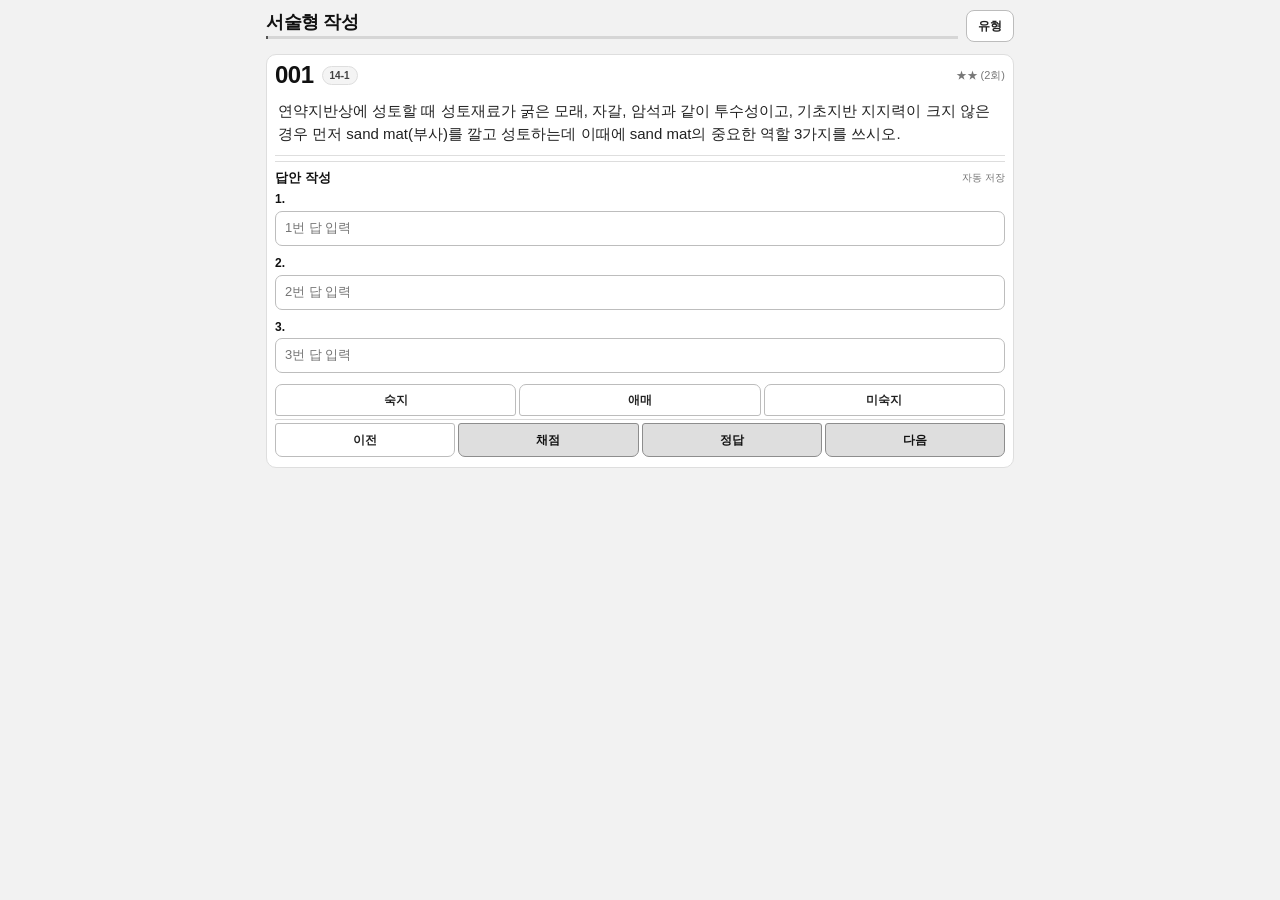
<file: index_오늘복습추가.html>
<!doctype html>
<html lang="ko">
<head>
<meta charset="utf-8">
<meta name="viewport" content="width=device-width,initial-scale=1,viewport-fit=cover">
<title>서술형 작성</title>
<meta name="theme-color" content="#333333">
<meta name="apple-mobile-web-app-capable" content="yes">
<meta name="apple-mobile-web-app-title" content="서술형 작성">
<style>
:root{--black:#111;--text:#222;--dark:#444;--mid:#777;--line:#d8d8d8;--line-dark:#b8b8b8;--soft:#f3f3f3;--soft-2:#fafafa;--white:#fff;--danger:#555}
*{box-sizing:border-box}html,body{margin:0;min-height:100%;overflow-x:hidden}body{font-family:-apple-system,BlinkMacSystemFont,"Segoe UI","Noto Sans KR",sans-serif;background:var(--soft);color:var(--text)}button,input,select,textarea{font:inherit;color:inherit}button{cursor:pointer;border:1px solid var(--line-dark);background:#fff;border-radius:11px;font-weight:750}button:hover{background:#f1f1f1}button:active{transform:translateY(1px)}button:focus-visible,input:focus-visible,select:focus-visible,textarea:focus-visible{outline:2px solid var(--dark);outline-offset:2px}.app{width:min(100%,920px);margin:auto;padding:10px}header{margin-bottom:10px}.title-row{display:flex;align-items:center;justify-content:space-between;gap:14px}.title-row>div{flex:1}h1{font-size:24px;margin:7px 0 8px;color:var(--black)}h2{font-size:16px;margin:0;color:var(--black)}.ghost{padding:10px 13px;background:var(--soft-2)}.progress-track{height:7px;background:#ddd;border-radius:999px;overflow:hidden}.progress-bar{height:100%;width:0;background:#555;transition:width .2s ease}.manage-panel{display:none;background:#fff;border:1px solid var(--line);border-radius:14px;padding:10px;margin-top:9px}.manage-panel.open{display:block}.stats,.toolbar{display:flex;gap:7px;flex-wrap:wrap}.stats{margin-bottom:8px}.pill,.tag{display:inline-flex;align-items:center;padding:5px 9px;border-radius:999px;background:var(--soft);border:1px solid var(--line);color:var(--dark);font-size:13px;font-weight:750}.toolbar select,.toolbar input,.toolbar button{min-height:40px;padding:7px 9px;background:#fff;border:1px solid var(--line-dark);border-radius:10px}.toolbar input{flex:1;min-width:180px}.card{background:#fff;border:1px solid var(--line);border-radius:16px;padding:16px;box-shadow:0 4px 14px rgba(0,0,0,.05)}.meta{display:flex;justify-content:space-between;align-items:flex-start;gap:10px;margin-bottom:13px}.number-wrap{display:flex;align-items:center;gap:8px}#number{font-size:34px;line-height:1;color:var(--black);letter-spacing:-1px}.stars{font-size:14px;color:var(--mid);white-space:nowrap}.question{white-space:pre-wrap;overflow-wrap:anywhere;word-break:keep-all;line-height:1.75;font-size:18px;background:var(--soft-2);border:1px solid var(--line);border-radius:13px;padding:16px}.question img{display:block;max-width:100%;height:auto;object-fit:contain;margin:10px auto;filter:grayscale(100%)}.answer-section{margin-top:17px}.section-title-row{display:flex;justify-content:space-between;align-items:center;margin-bottom:9px}.autosave{font-size:12px;color:var(--mid)}.answer-item{margin-bottom:9px}.answer-label{display:block;font-weight:850;margin:0 0 5px;line-height:1.4;color:var(--black)}textarea.answer-input{width:100%;min-height:48px;height:48px;max-height:220px;padding:11px;border:1px solid var(--line-dark);border-radius:10px;resize:none;font-size:16px;line-height:1.55;background:#fff;overflow-y:hidden}textarea.answer-input:focus{outline:2px solid var(--dark);outline-offset:0;border-color:var(--dark)}.status-row{display:grid;grid-template-columns:repeat(3,1fr);gap:6px;margin:8px 0 5px}.status-row button{height:44px;background:#fff;color:#111}.status-row button.active{border:2px solid #444;background:#ededed;font-weight:900}.answer-actions{display:grid;grid-template-columns:repeat(4,1fr);gap:6px;margin-top:0}.answer-actions button{height:46px}.favorite-wide{width:100%;height:40px;margin-top:5px}.answer-input.auto-corrected{color:#444;font-weight:850;border-color:#777;background:#f1f1f1;text-decoration:underline;text-decoration-thickness:1px;text-underline-offset:3px}.result{display:none;margin-top:13px;padding:13px;border:1px solid var(--line);border-radius:11px;background:var(--soft-2);line-height:1.65}.result.show{display:block}.result-summary{font-weight:900;margin-bottom:7px}.grade-row{display:grid;grid-template-columns:28px 1fr auto;gap:8px;align-items:start;padding:6px 0;border-top:1px dashed var(--line)}.grade-symbol{font-size:19px;font-weight:900}.grade-detail{font-size:14px;color:var(--mid)}.missing{color:#555;font-weight:850;text-decoration:underline;text-decoration-thickness:1px;text-underline-offset:2px}.official{display:none;margin-top:13px;padding:14px;border:1px solid var(--line-dark);border-radius:12px;background:var(--soft-2);color:#4a4a4a;font-weight:650}.official.show{display:block}.official-group{padding:9px 0;border-bottom:1px dashed var(--line-dark);line-height:1.65;color:#444;font-weight:700}.official-group:last-child{border-bottom:0}.mnemonic{margin-top:10px;padding:11px 12px;border:1px solid var(--line-dark);border-radius:10px;background:#f1f1f1}.mnemonic-title{font-weight:900;margin-bottom:5px}.mnemonic-code{font-size:18px;font-weight:900;letter-spacing:1px;color:#111}.mnemonic-note{margin-top:4px;font-size:13px;color:var(--mid);line-height:1.55}.kbd-help{font-size:12px;color:var(--mid);margin-top:8px;text-align:center}
@media(max-width:560px){.app{padding:7px}.card{padding:11px;border-radius:13px}h1{font-size:22px}.question{font-size:16px;padding:12px}#number{font-size:30px}.tag{font-size:11px}.toolbar select,.toolbar button{flex:1}.toolbar input{order:3;flex-basis:100%}.status-row,.answer-actions{gap:4px}.status-row{margin:6px 0 4px}.status-row button{height:42px;font-size:14px}.answer-actions button{height:44px;font-size:13px;padding:4px 2px}.favorite-wide{height:38px;margin-top:4px}.grade-row{grid-template-columns:24px 1fr}.grade-row>strong{grid-column:2}}

/* 한손 조작용 초밀도 UI */
body{padding-bottom:env(safe-area-inset-bottom)}
.app{padding:6px}
header{margin-bottom:6px}
h1{font-size:21px;margin:3px 0 5px}
.ghost{padding:7px 10px;border-radius:9px}
.progress-track{height:5px}
.card{padding:10px;border-radius:12px;box-shadow:0 2px 8px rgba(0,0,0,.04)}
.meta{margin-bottom:7px}
#number{font-size:28px}
.question{font-size:16px;line-height:1.55;padding:10px;border-radius:10px}
.answer-section{margin-top:9px}
.section-title-row{margin-bottom:5px}
.answer-item{margin-bottom:5px}
.answer-label{margin-bottom:3px;font-size:14px}
textarea.answer-input{min-height:38px;height:38px;padding:7px 9px;border-radius:8px;font-size:15px;line-height:1.4}
.control-dock{position:sticky;bottom:0;z-index:20;margin:5px -4px -4px;padding:4px;background:rgba(255,255,255,.96);border-top:1px solid var(--line);backdrop-filter:blur(8px);-webkit-backdrop-filter:blur(8px)}
.status-row{gap:3px;margin:0 0 3px}
.status-row button{height:34px;border-radius:8px;font-size:13px;padding:2px}
.answer-actions{gap:3px}
.answer-actions button{height:36px;border-radius:8px;font-size:13px;padding:2px}
.result,.official{margin-top:8px;padding:9px}
.kbd-help{margin-top:4px}
@media(max-width:560px){.app{padding:4px}.card{padding:8px}.question{padding:9px;font-size:15px}.answer-section{margin-top:7px}textarea.answer-input{min-height:36px;height:36px;padding:6px 8px}.status-row button{height:32px;font-size:12px}.answer-actions button{height:34px;font-size:12px}.control-dock{margin-left:-2px;margin-right:-2px}}


/* 2026-07 한손 조작 중심 초간결 UI */
:root{
  --black:#111;--text:#222;--dark:#3f3f3f;--mid:#777;
  --line:#dedede;--line-dark:#bdbdbd;--soft:#f4f4f4;--soft-2:#fafafa;--white:#fff
}
html{background:#f2f2f2}
body{background:#f2f2f2;padding-bottom:calc(82px + env(safe-area-inset-bottom))}
.app{width:min(100%,760px);padding:4px 6px 0}
header{position:sticky;top:0;z-index:30;margin:0 -2px 5px;padding:4px 2px 5px;background:rgba(242,242,242,.96);backdrop-filter:blur(8px);-webkit-backdrop-filter:blur(8px)}
.title-row{gap:8px;min-height:36px}
h1{font-size:18px;line-height:1.1;margin:0 0 4px;letter-spacing:-.4px}
.ghost{min-width:48px;height:32px;padding:0 9px;border-radius:8px;font-size:12px;background:#fff}
.progress-track{height:3px;border-radius:0;background:#d6d6d6}
.progress-bar{background:#4b4b4b}
.manage-panel{margin-top:5px;padding:7px;border-radius:9px;box-shadow:none}
.stats{gap:4px;margin-bottom:5px}.pill{padding:3px 7px;font-size:11px}
.toolbar{gap:4px}.toolbar select,.toolbar input,.toolbar button{min-height:34px;height:34px;padding:4px 7px;border-radius:7px;font-size:12px}
.toolbar input{min-width:130px}
.card{padding:8px 8px 10px;border-radius:10px;border:1px solid var(--line);box-shadow:none}
.meta{align-items:center;margin-bottom:5px}
#number{font-size:24px;letter-spacing:-.5px}.tag{padding:3px 7px;font-size:10px}.stars{font-size:11px}
.question{padding:8px 3px 10px;border:0;border-bottom:1px solid var(--line);border-radius:0;background:#fff;font-size:15px;line-height:1.5}
.question img{margin:6px auto}
.answer-section{margin-top:7px}.section-title-row{margin-bottom:4px}
.section-title-row h2{font-size:13px}.autosave{font-size:10px}
.answer-item{margin-bottom:4px}.answer-label{font-size:12px;margin-bottom:2px}
textarea.answer-input{min-height:35px;height:35px;max-height:160px;padding:6px 8px;border-radius:7px;font-size:14px;line-height:1.35}
.result,.official{margin-top:6px;padding:8px;border-radius:8px;font-size:13px}
.official h2{font-size:14px}.official-group{padding:6px 0;line-height:1.5}.mnemonic{margin-top:7px;padding:8px;border-radius:7px}
.control-dock{
  position:fixed;left:50%;bottom:0;transform:translateX(-50%);z-index:100;
  width:min(100%,760px);margin:0;padding:5px 7px calc(5px + env(safe-area-inset-bottom));
  background:rgba(255,255,255,.98);border-top:1px solid #cfcfcf;
  box-shadow:0 -2px 10px rgba(0,0,0,.06);backdrop-filter:blur(10px);-webkit-backdrop-filter:blur(10px)
}
.status-row{gap:4px;margin:0 0 4px}.status-row button{height:30px;border-radius:7px;font-size:11px;padding:0 2px;font-weight:750}
.status-row button.active{border:1px solid #555;background:#dedede;font-weight:900}
.answer-actions{gap:4px}.answer-actions button{height:38px;border-radius:8px;font-size:13px;padding:0 2px}
.answer-actions #check,.answer-actions #next{font-weight:900;border-color:#777;background:#ececec}
.answer-actions #next{background:#dcdcdc}
button:active{transform:none;background:#d7d7d7}
.answer-input.auto-corrected{color:#444;background:#ededed;border-color:#777;font-weight:850;text-decoration:none}
@media(max-width:560px){
  body{padding-bottom:calc(80px + env(safe-area-inset-bottom))}
  .app{padding:3px 4px 0}.card{padding:7px 7px 9px}.question{font-size:14.5px;padding:7px 2px 8px}
  .control-dock{padding-left:5px;padding-right:5px}.status-row button{height:29px;font-size:10.5px}.answer-actions button{height:37px;font-size:12.5px}
  textarea.answer-input{font-size:14px}
}

</style>
<style id="inline-status-final">
body{padding-bottom:calc(52px + env(safe-area-inset-bottom))!important}
.inline-status{display:grid!important;position:static!important;grid-template-columns:repeat(3,1fr);gap:4px!important;margin:5px 0 1px!important;padding:0!important;background:transparent!important;border:0!important;box-shadow:none!important}
.inline-status button{height:34px!important;min-height:34px!important;border-radius:7px!important;font-size:12px!important;padding:0 3px!important;background:#fff!important;color:#222!important}
.inline-status button.active{background:#dedede!important;border:1px solid #555!important;color:#111!important;font-weight:900!important}
.control-dock{padding:5px 7px calc(5px + env(safe-area-inset-bottom))!important}
.control-dock .answer-actions{margin:0!important}
@media(max-width:560px){body{padding-bottom:calc(50px + env(safe-area-inset-bottom))!important}.inline-status button{height:32px!important;min-height:32px!important;font-size:11.5px!important}}
</style>

<style id="inline-all-controls-final">
body{
  padding-bottom:12px!important;
}
.control-dock{
  display:none!important;
}
.inline-status{
  margin-bottom:4px!important;
}
.inline-actions{
  display:grid!important;
  grid-template-columns:repeat(4,1fr)!important;
  gap:4px!important;
  margin:0!important;
  padding:0!important;
  position:static!important;
  background:transparent!important;
  border:0!important;
  box-shadow:none!important;
}
.inline-actions button{
  height:36px!important;
  min-height:36px!important;
  padding:0 4px!important;
  border-radius:7px!important;
  font-size:12px!important;
  font-weight:800!important;
  background:#fff!important;
  color:#222!important;
  border:1px solid #bcbcbc!important;
}
.inline-actions #check,
.inline-actions #next{
  background:#dedede!important;
  border-color:#8d8d8d!important;
}
@media(max-width:560px){
  body{padding-bottom:8px!important}
  .inline-actions button{
    height:34px!important;
    min-height:34px!important;
    font-size:11.5px!important;
  }
}
</style>


<style id="final-simple-onehand-ui">
body{
  padding-bottom:8px!important;
  background:#f2f2f2!important;
}
.app-header{
  padding-top:4px!important;
  padding-bottom:4px!important;
}
.app-title{
  font-size:18px!important;
  font-weight:900!important;
}
#manageToggle{
  height:32px!important;
  min-height:32px!important;
  padding:0 11px!important;
  font-size:12px!important;
  font-weight:800!important;
}
.question-card{
  margin-top:5px!important;
  padding:8px!important;
  border-radius:10px!important;
  box-shadow:none!important;
  border:1px solid #d5d5d5!important;
  background:#fff!important;
}
.question-top{
  margin-bottom:5px!important;
}
.question-number{
  font-size:29px!important;
  line-height:1!important;
  font-weight:950!important;
  letter-spacing:-1px!important;
}
.question-tag{
  font-size:10px!important;
  font-weight:800!important;
  padding:3px 7px!important;
}
.question-text{
  margin:6px 0 8px!important;
  line-height:1.45!important;
  font-size:14px!important;
}
.answer-head{
  display:none!important;
}
.answer-section{
  margin-top:5px!important;
  padding-top:7px!important;
  border-top:1px solid #dddddd!important;
}
.answer-item{
  margin-bottom:5px!important;
}
.answer-item label{
  display:block!important;
  margin:0 0 3px!important;
  font-size:12px!important;
  font-weight:900!important;
}
.answer-item textarea,
.answer-item input{
  min-height:35px!important;
  height:35px!important;
  padding:7px 9px!important;
  border-radius:7px!important;
  font-size:13px!important;
  line-height:1.35!important;
  background:#fff!important;
  color:#222!important;
  border:1px solid #bdbdbd!important;
}
.inline-status{
  margin:7px 0 0!important;
  gap:3px!important;
}
.inline-status button{
  height:32px!important;
  min-height:32px!important;
  border-radius:7px 7px 3px 3px!important;
  font-size:11.5px!important;
  font-weight:850!important;
  border:1px solid #bcbcbc!important;
}
.inline-actions{
  margin-top:3px!important;
  gap:3px!important;
  padding-top:3px!important;
  border-top:1px solid #d8d8d8!important;
}
.inline-actions button{
  height:34px!important;
  min-height:34px!important;
  border-radius:3px 3px 7px 7px!important;
  font-size:11.5px!important;
  font-weight:900!important;
}
.grade-result,
.answer-panel,
.mnemonic,
.explanation{
  margin-top:7px!important;
  padding:8px!important;
  border-radius:7px!important;
  border:1px solid #d2d2d2!important;
  background:#f5f5f5!important;
  color:#2f2f2f!important;
}
.answer-panel h3,
.mnemonic h3,
.explanation h3{
  margin:0 0 5px!important;
  font-size:13px!important;
  font-weight:900!important;
  color:#333!important;
}
@media(max-width:560px){
  .question-card{
    padding:7px!important;
    margin-top:4px!important;
  }
  .question-number{
    font-size:27px!important;
  }
  .question-text{
    font-size:13.5px!important;
  }
  .answer-item textarea,
  .answer-item input{
    min-height:34px!important;
    height:34px!important;
    font-size:12.5px!important;
  }
  .inline-status button{
    height:31px!important;
    min-height:31px!important;
  }
  .inline-actions button{
    height:33px!important;
    min-height:33px!important;
  }
}
</style>


<style id="strict-grayscale-memory-final">
html, body, body *{
  color-scheme:light!important;
}
body{
  background:#f2f2f2!important;
  color:#222!important;
}
button,
input,
textarea,
select,
.question-card,
.official,
.result,
.mnemonic,
.mnemonic-scene,
.mnemonic-note,
.mnemonic-code{
  color:#222!important;
  border-color:#bcbcbc!important;
}
button,
input,
textarea,
select{
  background:#fff!important;
}
button.active,
button.primary,
button.good,
#check,
#next{
  background:#dedede!important;
  color:#111!important;
  border-color:#8d8d8d!important;
}
.result.ok,
.result.partial,
.result.bad,
.correct,
.wrong,
.missing,
.grade-result{
  color:#333!important;
  background:#ededed!important;
  border-color:#bcbcbc!important;
}
#progressBar{
  background:#555!important;
}
.mnemonic{
  margin-top:8px!important;
  padding:9px!important;
  background:#ececec!important;
  border:1px solid #bcbcbc!important;
  border-radius:8px!important;
}
.mnemonic-title{
  margin-bottom:6px!important;
  color:#222!important;
  font-size:12px!important;
  font-weight:900!important;
}
.mnemonic-code{
  padding:7px 8px!important;
  background:#fff!important;
  border:1px solid #c4c4c4!important;
  border-radius:6px!important;
  color:#111!important;
  font-size:14px!important;
  font-weight:900!important;
  line-height:1.45!important;
}
.mnemonic-scene{
  margin-top:5px!important;
  padding:7px 8px!important;
  background:#dedede!important;
  border-radius:6px!important;
  color:#222!important;
  font-size:12.5px!important;
  font-weight:800!important;
  line-height:1.45!important;
}
.mnemonic-note{
  margin-top:6px!important;
  color:#555!important;
  font-size:11.5px!important;
  line-height:1.55!important;
}
</style>

</head>
<body>
<div class="app">
<header>
  <div class="title-row">
    <div>
      <h1>서술형 작성</h1>
      <div class="progress-track" aria-label="학습 진행률"><div id="progressBar" class="progress-bar"></div></div>
    </div>
    <button id="manageToggle" class="ghost" aria-expanded="false">유형</button>
  </div>
  <section id="managePanel" class="manage-panel">
    <div class="stats">
      <span id="progress" class="pill"></span>
      <span id="score" class="pill"></span>
      <span id="wrongCount" class="pill"></span>
    </div>
    <div class="toolbar">
      <select id="mode" aria-label="문제 필터">
        <option value="all">전체 445문항</option>
        <option value="wrong">오답만</option>
        <option value="mastered">숙지</option>
        <option value="uncertain">애매</option>
        <option value="unmastered">미숙지</option>
        <option value="review">오늘 복습</option>
      </select>
      <input id="search" type="search" placeholder="문제번호·연도·내용 검색">
      <button id="shuffle">랜덤</button>
      <button id="reset">기록 초기화</button>
    </div>
  </section>
</header>
<main class="card">
  <div class="meta">
    <div class="number-wrap"><strong id="number"></strong><span id="label" class="tag"></span></div>
    <span id="frequency" class="stars"></span>
  </div>
  <div id="question" class="question"></div>
  <section class="answer-section">
    <div class="section-title-row"><h2>답안 작성</h2><span class="autosave">자동 저장</span></div>
    <div id="answers"></div>
  </section>
  <div class="status-row inline-status" aria-label="숙지 상태">
    <button id="markMastered">숙지</button>
    <button id="markUncertain">애매</button>
    <button id="markUnmastered">미숙지</button>
  </div>
  <nav class="answer-actions inline-actions" aria-label="문제 조작">
    <button id="prev">이전</button>
    <button id="check" class="primary">채점</button>
    <button id="reveal" class="good" aria-expanded="false">정답</button>
    <button id="next">다음</button>
  </nav>
  <div id="result" class="result" aria-live="polite"></div>
  <section id="official" class="official">
    <h2>모범답안·해설</h2>
    <div id="officialContent"></div>
  </section>
</main>
</div>
<script>
const BANK = [{"id":1,"number":"001","label":"14-1","question":"연약지반상에 성토할 때 성토재료가 굵은 모래, 자갈, 암석과 같이 투수성이고, 기초지반 지지력이 크지 않은 경우 먼저 sand mat(부사)를 깔고 성토하는데 이때에 sand mat의 중요한 역할 3가지를 쓰시오.","inputLabels":["1.","2.","3."],"answerGroups":[["연약층 압밀을 위한 상부배수층을 형성","시공기계의 주행성을 확보","지하배수층이 되어 지하수위를 저하","지하수위 상승시 횡방향 배수로 성토지반의 연약화 방지"],["연약층 압밀을 위한 상부배수층을 형성","시공기계의 주행성을 확보","지하배수층이 되어 지하수위를 저하","지하수위 상승시 횡방향 배수로 성토지반의 연약화 방지"],["연약층 압밀을 위한 상부배수층을 형성","시공기계의 주행성을 확보","지하배수층이 되어 지하수위를 저하","지하수위 상승시 횡방향 배수로 성토지반의 연약화 방지"]],"allAnswers":[["연약층 압밀을 위한 상부배수층을 형성"],["시공기계의 주행성을 확보"],["지하배수층이 되어 지하수위를 저하"],["지하수위 상승시 횡방향 배수로 성토지반의 연약화 방지"]],"required":3,"mode":"list","frequency":2},{"id":2,"number":"002","label":"14-1","question":"심발공(심빼기 발파공)의 종류 중 4가지만 쓰시오.","inputLabels":["1.","2.","3.","4."],"answerGroups":[["V컷","번컷","노컷","스윙컷","피라미드컷"],["V컷","번컷","노컷","스윙컷","피라미드컷"],["V컷","번컷","노컷","스윙컷","피라미드컷"],["V컷","번컷","노컷","스윙컷","피라미드컷"]],"allAnswers":[["V컷"],["번컷"],["노컷"],["스윙컷"],["피라미드컷"]],"required":4,"mode":"list","frequency":2},{"id":3,"number":"003","label":"14-1","question":"터널 보강재의 하나인 강지보재의 종류를 3가지만 쓰시오.","inputLabels":["1.","2.","3."],"answerGroups":[["H형강 지보재","격자 지보재","U형 지보재"],["H형강 지보재","격자 지보재","U형 지보재"],["H형강 지보재","격자 지보재","U형 지보재"]],"allAnswers":[["H형강 지보재"],["격자 지보재"],["U형 지보재"]],"required":3,"mode":"list","frequency":1},{"id":4,"number":"004","label":"14-1","question":"도로 노상의 지지력을 평가할 수 있는 현장시험 평가방법을 3가지만 쓰시오.","inputLabels":["1.","2.","3."],"answerGroups":[["CBR(CBR시험)","K값(평판재하시험 : PBT)","Cone값(콘관입시험 : CPT)","N치(표준관입시험 : SPT)"],["CBR(CBR시험)","K값(평판재하시험 : PBT)","Cone값(콘관입시험 : CPT)","N치(표준관입시험 : SPT)"],["CBR(CBR시험)","K값(평판재하시험 : PBT)","Cone값(콘관입시험 : CPT)","N치(표준관입시험 : SPT)"]],"allAnswers":[["CBR(CBR시험)"],["K값(평판재하시험 : PBT)"],["Cone값(콘관입시험 : CPT)"],["N치(표준관입시험 : SPT)"]],"required":3,"mode":"list","frequency":5},{"id":5,"number":"005","label":"14-1","question":"수분이 많은 점토층에 반투막 중공원통을 넣고 그 안에 농도가 큰 용액을 넣어서 점토 속의 수분을 빨아내는 방법으로 상재하중 없이 압밀을 촉진시킬 수 있는 지반개량 공법은?","inputLabels":["1."],"answerGroups":[["침투압공법(MAIS 공법)"]],"allAnswers":[["침투압공법(MAIS 공법)"]],"required":1,"mode":"list","frequency":1},{"id":6,"number":"006","label":"14-1","question":"일반적으로 차량의 충격위험을 방지하는 충격흡수시설의 종류를 3가지만 쓰시오.","inputLabels":["1.","2.","3."],"answerGroups":[["철제드럼","모래채우기 플라스틱 통","하이드로셀 샌드위치(Hi-dro cell sandwich)","하이드로셀 클러스터(Hi-dro cell cluster)"],["철제드럼","모래채우기 플라스틱 통","하이드로셀 샌드위치(Hi-dro cell sandwich)","하이드로셀 클러스터(Hi-dro cell cluster)"],["철제드럼","모래채우기 플라스틱 통","하이드로셀 샌드위치(Hi-dro cell sandwich)","하이드로셀 클러스터(Hi-dro cell cluster)"]],"allAnswers":[["철제드럼"],["모래채우기 플라스틱 통"],["하이드로셀 샌드위치(Hi-dro cell sandwich)"],["하이드로셀 클러스터(Hi-dro cell cluster)"]],"required":3,"mode":"list","frequency":1},{"id":7,"number":"007","label":"14-1","question":"강제치환공법을 간단히 설명하시오.","inputLabels":["1."],"answerGroups":[["직접 양질토를 연약지반 위에 투하하여 그 자중으로 기초지반에 파괴를 일으켜 연약토를 주위로 배제시킴으로써 지반을 개량하는 공법"]],"allAnswers":[["직접 양질토를 연약지반 위에 투하하여 그 자중으로 기초지반에 파괴를 일으켜 연약토를 주위로 배제시킴으로써 지반을 개량하는 공법"]],"required":1,"mode":"list","frequency":1},{"id":8,"number":"008","label":"14-1","question":"강제치환공법의 단점 3가지를 쓰시오.","inputLabels":["1.","2.","3."],"answerGroups":[["잔류침하가 예상된다","개량효과의 확실성이 없다.","이론적이며 정량적인 설계가 어렵다.","균일하게 치환하기가 어렵다.","압출에 의한 사면선단의 팽창이 일어난다."],["잔류침하가 예상된다","개량효과의 확실성이 없다.","이론적이며 정량적인 설계가 어렵다.","균일하게 치환하기가 어렵다.","압출에 의한 사면선단의 팽창이 일어난다."],["잔류침하가 예상된다","개량효과의 확실성이 없다.","이론적이며 정량적인 설계가 어렵다.","균일하게 치환하기가 어렵다.","압출에 의한 사면선단의 팽창이 일어난다."]],"allAnswers":[["잔류침하가 예상된다"],["개량효과의 확실성이 없다."],["이론적이며 정량적인 설계가 어렵다."],["균일하게 치환하기가 어렵다."],["압출에 의한 사면선단의 팽창이 일어난다."]],"required":3,"mode":"list","frequency":1},{"id":9,"number":"009","label":"14-2","question":"콘크리트포장은 콘크리트 균열을 조절하기 위해 설치하는 줄눈 및 철근의 유무에 따라 그 종류가 구분되는데 그 종류를 3가지만 기술하시오.","inputLabels":["1.","2.","3."],"answerGroups":[["무근 콘크리트포장(JCP)","철근 콘크리트포장(JRCP)","연속철근 콘크리트포장(CRCP)","프리스트레스 콘크리트포장(PCP)"],["무근 콘크리트포장(JCP)","철근 콘크리트포장(JRCP)","연속철근 콘크리트포장(CRCP)","프리스트레스 콘크리트포장(PCP)"],["무근 콘크리트포장(JCP)","철근 콘크리트포장(JRCP)","연속철근 콘크리트포장(CRCP)","프리스트레스 콘크리트포장(PCP)"]],"allAnswers":[["무근 콘크리트포장(JCP)"],["철근 콘크리트포장(JRCP)"],["연속철근 콘크리트포장(CRCP)"],["프리스트레스 콘크리트포장(PCP)"]],"required":3,"mode":"list","frequency":3},{"id":10,"number":"010","label":"14-2","question":"압출공법(ILM : Incremental Launching Method)에 적용되는 압출방법 3가지를 쓰시오.","inputLabels":["1.","2.","3."],"answerGroups":[["Pulling 방법(풀링)","Pushing 방법(푸싱)","Lift & Pushing 방법(리프트 앤 푸싱)"],["Pulling 방법(풀링)","Pushing 방법(푸싱)","Lift & Pushing 방법(리프트 앤 푸싱)"],["Pulling 방법(풀링)","Pushing 방법(푸싱)","Lift & Pushing 방법(리프트 앤 푸싱)"]],"allAnswers":[["Pulling 방법(풀링)"],["Pushing 방법(푸싱)"],["Lift & Pushing 방법(리프트 앤 푸싱)"]],"required":3,"mode":"list","frequency":2},{"id":11,"number":"011","label":"14-2","question":"도로 토공현장에서 다짐도를 판정하는 방법을 5가지만 쓰시오.","inputLabels":["1.","2.","3.","4.","5."],"answerGroups":[["건조밀도로 규정하는 방법","포화도와 공극률로 규정하는 방법","강도 특성으로 규정하는 방법","다짐기계, 다짐횟수로 규정하는 방법","변형 특성으로 규정하는 방법"],["건조밀도로 규정하는 방법","포화도와 공극률로 규정하는 방법","강도 특성으로 규정하는 방법","다짐기계, 다짐횟수로 규정하는 방법","변형 특성으로 규정하는 방법"],["건조밀도로 규정하는 방법","포화도와 공극률로 규정하는 방법","강도 특성으로 규정하는 방법","다짐기계, 다짐횟수로 규정하는 방법","변형 특성으로 규정하는 방법"],["건조밀도로 규정하는 방법","포화도와 공극률로 규정하는 방법","강도 특성으로 규정하는 방법","다짐기계, 다짐횟수로 규정하는 방법","변형 특성으로 규정하는 방법"],["건조밀도로 규정하는 방법","포화도와 공극률로 규정하는 방법","강도 특성으로 규정하는 방법","다짐기계, 다짐횟수로 규정하는 방법","변형 특성으로 규정하는 방법"]],"allAnswers":[["건조밀도로 규정하는 방법"],["포화도와 공극률로 규정하는 방법"],["강도 특성으로 규정하는 방법"],["다짐기계, 다짐횟수로 규정하는 방법"],["변형 특성으로 규정하는 방법"]],"required":5,"mode":"list","frequency":3},{"id":12,"number":"012","label":"14-2","question":"구조물 안전을 위한 기초의 형식을 선정하고자 할 때, 기초가 구배해야 할 조건을 아래의 예시와 같이 3가지만 쓰시오.\n예시 : 경제적인 시공이 가능할 것","inputLabels":["1.","2.","3."],"answerGroups":[["최소의 근입깊이를 가질 것","안전하게 하중을 지지할 수 있을 것","침하가 허용치를 넘지 않을 것","기초공의 시공이 가능할 것"],["최소의 근입깊이를 가질 것","안전하게 하중을 지지할 수 있을 것","침하가 허용치를 넘지 않을 것","기초공의 시공이 가능할 것"],["최소의 근입깊이를 가질 것","안전하게 하중을 지지할 수 있을 것","침하가 허용치를 넘지 않을 것","기초공의 시공이 가능할 것"]],"allAnswers":[["최소의 근입깊이를 가질 것"],["안전하게 하중을 지지할 수 있을 것"],["침하가 허용치를 넘지 않을 것"],["기초공의 시공이 가능할 것"]],"required":3,"mode":"list","frequency":1},{"id":13,"number":"013","label":"14-2","question":"콘크리트는 타설한 후 습윤상태로 노출면이 마르지 않도록 하여야 하며, 수분의 증발에 따라 살수를 하여 습윤상태로 보호하여야 한다.\n일평균기온이 15°C 이상일 때 사용 시멘트에 따른 습윤상태 보호기간의 표준일수를 쓰시오. 보통포틀랜드 시멘트,고로슬래그 시멘트, 조강포틀랜드 시멘트","inputLabels":["1.","2.","3."],"answerGroups":[["보통포틀랜드 시멘트 : 5일","고로슬래그 시멘트 : 7일","조강포틀랜드 시멘트 : 3일"],["보통포틀랜드 시멘트 : 5일","고로슬래그 시멘트 : 7일","조강포틀랜드 시멘트 : 3일"],["보통포틀랜드 시멘트 : 5일","고로슬래그 시멘트 : 7일","조강포틀랜드 시멘트 : 3일"]],"allAnswers":[["보통포틀랜드 시멘트 : 5일"],["고로슬래그 시멘트 : 7일"],["조강포틀랜드 시멘트 : 3일"]],"required":3,"mode":"list","frequency":1},{"id":14,"number":"014","label":"14-2","question":"PS 콘크리트 교량 건설공법 중 동바리를 사용하지 않는 현장타설공법의 종류 3가지는 쓰시오.","inputLabels":["1.","2.","3."],"answerGroups":[["FCM(캔틸레버공법)","MSS(이동식 지보공법)","ILM(연속압출공법)"],["FCM(캔틸레버공법)","MSS(이동식 지보공법)","ILM(연속압출공법)"],["FCM(캔틸레버공법)","MSS(이동식 지보공법)","ILM(연속압출공법)"]],"allAnswers":[["FCM(캔틸레버공법)"],["MSS(이동식 지보공법)"],["ILM(연속압출공법)"]],"required":3,"mode":"list","frequency":1},{"id":15,"number":"015","label":"14-2","question":"말뚝을 항타하여 설치하는 기초파일공에서 시험항타의 목적 5가지를 쓰시오.","inputLabels":["1.","2.","3.","4.","5."],"answerGroups":[["말뚝의 길이 결정","말뚝길이에 따른 이음공법 결정","항타장비의 성능 및 적합성 판정(타입공법 선정)","적절한 시공성 검토","말뚝의 지지층 확인"],["말뚝의 길이 결정","말뚝길이에 따른 이음공법 결정","항타장비의 성능 및 적합성 판정(타입공법 선정)","적절한 시공성 검토","말뚝의 지지층 확인"],["말뚝의 길이 결정","말뚝길이에 따른 이음공법 결정","항타장비의 성능 및 적합성 판정(타입공법 선정)","적절한 시공성 검토","말뚝의 지지층 확인"],["말뚝의 길이 결정","말뚝길이에 따른 이음공법 결정","항타장비의 성능 및 적합성 판정(타입공법 선정)","적절한 시공성 검토","말뚝의 지지층 확인"],["말뚝의 길이 결정","말뚝길이에 따른 이음공법 결정","항타장비의 성능 및 적합성 판정(타입공법 선정)","적절한 시공성 검토","말뚝의 지지층 확인"]],"allAnswers":[["말뚝의 길이 결정"],["말뚝길이에 따른 이음공법 결정"],["항타장비의 성능 및 적합성 판정(타입공법 선정)"],["적절한 시공성 검토"],["말뚝의 지지층 확인"]],"required":5,"mode":"list","frequency":1},{"id":16,"number":"016","label":"14-2","question":"터널 단면에서 최대폭을 형성하는 점중 최상부의 점을 종방향으로 연결하는 선을 ( 1 ) 이라고 하며, 터널굴착과정에서 발생하는 토사, 암석조각, 암석덩어리 등을 총칭해서 ( 2 ) 이라고 한다.","inputLabels":["1.","2."],"answerGroups":[["Spring line","버력(muck)"],["Spring line","버력(muck)"]],"allAnswers":[["Spring line"],["버력(muck)"]],"required":2,"mode":"list","frequency":1},{"id":17,"number":"017","label":"14-2","question":"도로의 배수처리는 본체 및 도로구조의 기능 보존, 침투나 지하수 유입에 중요한 작용을 한다.\n다음 배수시설을 종류별로 대표적인 것을 1가지씩만 쓰시오.","inputLabels":["표면배수","지하수위","횡단배수"],"answerGroups":[["측구","집수정"],["맹암거","유공관"],["배수관","암거"]],"allAnswers":[["측구","집수정"],["맹암거","유공관"],["배수관","암거"]],"required":3,"mode":"grouped","frequency":1},{"id":18,"number":"018","label":"14-2","question":"초연약지반의 주행성 확보를 목적으로 지표면에서 깊이 약 3m 이내의 연약토를 석회계, 시멘트계, 플라이애시계 등의 안정재를 혼합하여 지반강도를 증진시키는 공법으로 해안매립지 같은 초연약지반의 지표면을 고화시키기 위해 사용하는 공법의 명칭을 쓰시오.","inputLabels":["1."],"answerGroups":[["표층 혼합처리공법"]],"allAnswers":[["표층 혼합처리공법"]],"required":1,"mode":"list","frequency":1},{"id":19,"number":"019","label":"14-2","question":"암반의 사면 파괴형태 4가지를 쓰시오.","inputLabels":["1.","2.","3.","4."],"answerGroups":[["평면파괴","쐐기파괴","전도파괴","원호파괴"],["평면파괴","쐐기파괴","전도파괴","원호파괴"],["평면파괴","쐐기파괴","전도파괴","원호파괴"],["평면파괴","쐐기파괴","전도파괴","원호파괴"]],"allAnswers":[["평면파괴"],["쐐기파괴"],["전도파괴"],["원호파괴"]],"required":4,"mode":"list","frequency":2},{"id":20,"number":"020","label":"14-2","question":"직접기초 시공시 굴착시공법을 3가지 쓰시오.","inputLabels":["1.","2.","3."],"answerGroups":[["Open cut 공법","Island 공법","Trench cut 공법","역권공법","역타공법"],["Open cut 공법","Island 공법","Trench cut 공법","역권공법","역타공법"],["Open cut 공법","Island 공법","Trench cut 공법","역권공법","역타공법"]],"allAnswers":[["Open cut 공법"],["Island 공법"],["Trench cut 공법"],["역권공법"],["역타공법"]],"required":3,"mode":"list","frequency":1},{"id":21,"number":"021","label":"14-4","question":"공기케이슨(Pneumatic Caisson) 공법의 단점을 4가지만 쓰시오.","inputLabels":["1.","2.","3.","4."],"answerGroups":[["케이슨병이 발생하기 쉽다.","굴착깊이에 제한이 있다.","소음과 진동이 커서 도심지에는 부적당하다.","주야로 작업하므로 노무관리비가 많이 필요하다.","기계설비가 비싸므로 소규모 공사에는 비경제적이다.","노무자의 모집이 어려워 노무비가 비싸다."],["케이슨병이 발생하기 쉽다.","굴착깊이에 제한이 있다.","소음과 진동이 커서 도심지에는 부적당하다.","주야로 작업하므로 노무관리비가 많이 필요하다.","기계설비가 비싸므로 소규모 공사에는 비경제적이다.","노무자의 모집이 어려워 노무비가 비싸다."],["케이슨병이 발생하기 쉽다.","굴착깊이에 제한이 있다.","소음과 진동이 커서 도심지에는 부적당하다.","주야로 작업하므로 노무관리비가 많이 필요하다.","기계설비가 비싸므로 소규모 공사에는 비경제적이다.","노무자의 모집이 어려워 노무비가 비싸다."],["케이슨병이 발생하기 쉽다.","굴착깊이에 제한이 있다.","소음과 진동이 커서 도심지에는 부적당하다.","주야로 작업하므로 노무관리비가 많이 필요하다.","기계설비가 비싸므로 소규모 공사에는 비경제적이다.","노무자의 모집이 어려워 노무비가 비싸다."]],"allAnswers":[["케이슨병이 발생하기 쉽다."],["굴착깊이에 제한이 있다."],["소음과 진동이 커서 도심지에는 부적당하다."],["주야로 작업하므로 노무관리비가 많이 필요하다."],["기계설비가 비싸므로 소규모 공사에는 비경제적이다."],["노무자의 모집이 어려워 노무비가 비싸다."]],"required":4,"mode":"list","frequency":1},{"id":22,"number":"022","label":"14-4","question":"장대교량에 사용되는 사장교는 주부재인 케이블의 교축방향 배치방식에 따라 크게 4가지로 분류되는데 이를 쓰시오.","inputLabels":["1.","2.","3.","4."],"answerGroups":[["부채형(fan type)","하프형(harp type)","스타형(star type)","방사형(radiating type)"],["부채형(fan type)","하프형(harp type)","스타형(star type)","방사형(radiating type)"],["부채형(fan type)","하프형(harp type)","스타형(star type)","방사형(radiating type)"],["부채형(fan type)","하프형(harp type)","스타형(star type)","방사형(radiating type)"]],"allAnswers":[["부채형(fan type)"],["하프형(harp type)"],["스타형(star type)"],["방사형(radiating type)"]],"required":4,"mode":"list","frequency":3},{"id":23,"number":"023","label":"14-4","question":"콘크리트 타설온도를 낮추는 방법으로 물, 골재 등의 재료를 미리 냉각시키는 방법인 선행 냉각 방법(Pre-cooling)의 종류를 3가지 쓰시오.","inputLabels":["1.","2.","3."],"answerGroups":[["혼합 전 재료를 냉각","혼합 중 콘크리트를 냉각","타설 전 콘크리트를 냉각"],["혼합 전 재료를 냉각","혼합 중 콘크리트를 냉각","타설 전 콘크리트를 냉각"],["혼합 전 재료를 냉각","혼합 중 콘크리트를 냉각","타설 전 콘크리트를 냉각"]],"allAnswers":[["혼합 전 재료를 냉각"],["혼합 중 콘크리트를 냉각"],["타설 전 콘크리트를 냉각"]],"required":3,"mode":"list","frequency":1},{"id":24,"number":"024","label":"14-4","question":"횡방향 지반반력계수(Kh)를 구하는 현장시험을 3가지만 쓰시오.","inputLabels":["1.","2.","3."],"answerGroups":[["프레셔미터시험(PMT)","딜라토미터시험(DMT)","수평재하시험(LLT)"],["프레셔미터시험(PMT)","딜라토미터시험(DMT)","수평재하시험(LLT)"],["프레셔미터시험(PMT)","딜라토미터시험(DMT)","수평재하시험(LLT)"]],"allAnswers":[["프레셔미터시험(PMT)"],["딜라토미터시험(DMT)"],["수평재하시험(LLT)"]],"required":3,"mode":"list","frequency":2},{"id":25,"number":"025","label":"14-4","question":"현장타설말뚝은 일반적으로 지지말뚝으로 사용되기 때문에 콘크리트를 타설할 때 공저에 슬라임(Slime)이 퇴적되어 있으면 침하 원인이 되고 말뚝으로서 기능이 현저하게 저하한다. 이 같은 슬라임을 제거하기 위한 방법을 3가지만 쓰시오.","inputLabels":["1.","2.","3."],"answerGroups":[["샌드펌프 방법","에어리프트 방법","석션펌프 방법","수중펌프 방법"],["샌드펌프 방법","에어리프트 방법","석션펌프 방법","수중펌프 방법"],["샌드펌프 방법","에어리프트 방법","석션펌프 방법","수중펌프 방법"]],"allAnswers":[["샌드펌프 방법"],["에어리프트 방법"],["석션펌프 방법"],["수중펌프 방법"]],"required":3,"mode":"list","frequency":1},{"id":26,"number":"026","label":"14-4","question":"암반의 공학적 분류방법을 4가지만 쓰시오.","inputLabels":["1.","2.","3.","4."],"answerGroups":[["절리의 간격에 의한 분류","풍화도에 의한 분류","Muller의 분류","RQD에 의한 분류법","균열계수에 의한 분류","암반평점에 의한 분류"],["절리의 간격에 의한 분류","풍화도에 의한 분류","Muller의 분류","RQD에 의한 분류법","균열계수에 의한 분류","암반평점에 의한 분류"],["절리의 간격에 의한 분류","풍화도에 의한 분류","Muller의 분류","RQD에 의한 분류법","균열계수에 의한 분류","암반평점에 의한 분류"],["절리의 간격에 의한 분류","풍화도에 의한 분류","Muller의 분류","RQD에 의한 분류법","균열계수에 의한 분류","암반평점에 의한 분류"]],"allAnswers":[["절리의 간격에 의한 분류"],["풍화도에 의한 분류"],["Muller의 분류"],["RQD에 의한 분류법"],["균열계수에 의한 분류"],["암반평점에 의한 분류"]],"required":4,"mode":"list","frequency":1},{"id":27,"number":"027","label":"14-4","question":"중력식 댐의 시공 후 관리상 댐 내부에 설치하는 검사랑의 시공목적을 3가지만 쓰시오.","inputLabels":["1.","2.","3."],"answerGroups":[["콘크리트 내부의 균열검사","콘크리트 온도 측정","콘크리트 수축량 검사","그라우팅공 이용","간극수압 측정","양압력 상태 검사"],["콘크리트 내부의 균열검사","콘크리트 온도 측정","콘크리트 수축량 검사","그라우팅공 이용","간극수압 측정","양압력 상태 검사"],["콘크리트 내부의 균열검사","콘크리트 온도 측정","콘크리트 수축량 검사","그라우팅공 이용","간극수압 측정","양압력 상태 검사"]],"allAnswers":[["콘크리트 내부의 균열검사"],["콘크리트 온도 측정"],["콘크리트 수축량 검사"],["그라우팅공 이용"],["간극수압 측정"],["양압력 상태 검사"]],"required":3,"mode":"list","frequency":3},{"id":28,"number":"028","label":"14-4","question":"조절발파공법의 목적 2가지를 쓰시오.","inputLabels":["1.","2."],"answerGroups":[["여굴감소","발파예정선에 일치하는 발파면을 얻을 수 있다.","발파면이 고르며 뜬돌 떼기 작업이 감소한다.","암반의 손상이 적어 낙석의 위험성이 적고, 균열발생이 감소한다.","암반표면이 강해져 균열발생이 적어 보강의 필요성이 감소한다."],["여굴감소","발파예정선에 일치하는 발파면을 얻을 수 있다.","발파면이 고르며 뜬돌 떼기 작업이 감소한다.","암반의 손상이 적어 낙석의 위험성이 적고, 균열발생이 감소한다.","암반표면이 강해져 균열발생이 적어 보강의 필요성이 감소한다."]],"allAnswers":[["여굴감소"],["발파예정선에 일치하는 발파면을 얻을 수 있다."],["발파면이 고르며 뜬돌 떼기 작업이 감소한다."],["암반의 손상이 적어 낙석의 위험성이 적고, 균열발생이 감소한다."],["암반표면이 강해져 균열발생이 적어 보강의 필요성이 감소한다."]],"required":2,"mode":"list","frequency":1},{"id":29,"number":"029","label":"14-4","question":"조절발파공법의 종류를 4가지만 쓰시오.","inputLabels":["1.","2.","3.","4."],"answerGroups":[["라인 드릴링(line driling) 공법","쿠션 블라스팅(cushion blasting) 공법","스무스 블라스팅(smooth blasting) 공법","프리스플리팅(pre-splitting) 공법"],["라인 드릴링(line driling) 공법","쿠션 블라스팅(cushion blasting) 공법","스무스 블라스팅(smooth blasting) 공법","프리스플리팅(pre-splitting) 공법"],["라인 드릴링(line driling) 공법","쿠션 블라스팅(cushion blasting) 공법","스무스 블라스팅(smooth blasting) 공법","프리스플리팅(pre-splitting) 공법"],["라인 드릴링(line driling) 공법","쿠션 블라스팅(cushion blasting) 공법","스무스 블라스팅(smooth blasting) 공법","프리스플리팅(pre-splitting) 공법"]],"allAnswers":[["라인 드릴링(line driling) 공법"],["쿠션 블라스팅(cushion blasting) 공법"],["스무스 블라스팅(smooth blasting) 공법"],["프리스플리팅(pre-splitting) 공법"]],"required":4,"mode":"list","frequency":1},{"id":30,"number":"030","label":"14-4","question":"터널의 단면은 그 속을 지나가는 대상에 의하여 정해지는 것이나 시공상의 난이, 라이닝에 미치는 외력 등에 의하여 변한다. 터널의 단면형상에 의한 분류를 3가지 쓰시오.","inputLabels":["1.","2.","3."],"answerGroups":[["원형터널","타원형터널","사각형터널","계란형터널","마제형터널"],["원형터널","타원형터널","사각형터널","계란형터널","마제형터널"],["원형터널","타원형터널","사각형터널","계란형터널","마제형터널"]],"allAnswers":[["원형터널"],["타원형터널"],["사각형터널"],["계란형터널"],["마제형터널"]],"required":3,"mode":"list","frequency":1},{"id":31,"number":"031","label":"14-4","question":"다음의 기초파일공법의 명칭을 각각 기입하시오.","inputLabels":["굴착 소요깊이까지 케이싱 관입 후 및 내부굴착 후, 케이싱 인발, 철근망 투입, 콘크리트 타설, 완성","표층 케이싱 설치, 굴착공 내에 압력수를 순환시킴, 드릴 파이프 내의 굴착토사 배출","얇은 철판의 내외관 동시 관입, 내관 인발, 외관 내부에 콘크리트 타설"],"answerGroups":[["베노토(Benoto) 공법"],["RCD(역순환) 공법"],["레이몬드(Raymond) 말뚝공법"]],"allAnswers":[["베노토(Benoto) 공법"],["RCD(역순환) 공법"],["레이몬드(Raymond) 말뚝공법"]],"required":3,"mode":"grouped","frequency":2},{"id":32,"number":"032","label":"15-1","question":"공사관리의 3대 요소를 쓰시오.","inputLabels":["1.","2.","3."],"answerGroups":[["품질관리","공정관리","원가관리"],["품질관리","공정관리","원가관리"],["품질관리","공정관리","원가관리"]],"allAnswers":[["품질관리"],["공정관리"],["원가관리"]],"required":3,"mode":"list","frequency":1},{"id":33,"number":"033","label":"15-1","question":"댐 건설을 위해 댐 지점의 하천수류를 전환시키는 댐의 유수전환방식을 3가지 쓰시오.","inputLabels":["1.","2.","3."],"answerGroups":[["반하천 체절공","가배수 터널공","가배수로 개거공"],["반하천 체절공","가배수 터널공","가배수로 개거공"],["반하천 체절공","가배수 터널공","가배수로 개거공"]],"allAnswers":[["반하천 체절공"],["가배수 터널공"],["가배수로 개거공"]],"required":3,"mode":"list","frequency":3},{"id":34,"number":"034","label":"15-1","question":"토적곡선(mass curve)을 작성하는 목적을 4가지만 쓰시오.","inputLabels":["1.","2.","3.","4."],"answerGroups":[["토량 배분","토량의 평균 운반거리 산출","토공기계 결정","시공방법 결정","토취장 및 토사장 선정"],["토량 배분","토량의 평균 운반거리 산출","토공기계 결정","시공방법 결정","토취장 및 토사장 선정"],["토량 배분","토량의 평균 운반거리 산출","토공기계 결정","시공방법 결정","토취장 및 토사장 선정"],["토량 배분","토량의 평균 운반거리 산출","토공기계 결정","시공방법 결정","토취장 및 토사장 선정"]],"allAnswers":[["토량 배분"],["토량의 평균 운반거리 산출"],["토공기계 결정"],["시공방법 결정"],["토취장 및 토사장 선정"]],"required":4,"mode":"list","frequency":1},{"id":35,"number":"035","label":"15-1","question":"교통량이 많은 기존 도로 또는 철도 등의 하부를 통과하는 터널공사가 일반화되고 있다. 이 같은 경우 적용되는 터널공법 3가지만 쓰시오.","inputLabels":["1.","2.","3."],"answerGroups":[["프론트 재킹 공법(front jacking method)","프론트 실드 공법(front shield method)","프론트 세미실드 공법(front semi shield method)","관추진공법(pipe pushing method)"],["프론트 재킹 공법(front jacking method)","프론트 실드 공법(front shield method)","프론트 세미실드 공법(front semi shield method)","관추진공법(pipe pushing method)"],["프론트 재킹 공법(front jacking method)","프론트 실드 공법(front shield method)","프론트 세미실드 공법(front semi shield method)","관추진공법(pipe pushing method)"]],"allAnswers":[["프론트 재킹 공법(front jacking method)"],["프론트 실드 공법(front shield method)"],["프론트 세미실드 공법(front semi shield method)"],["관추진공법(pipe pushing method)"]],"required":3,"mode":"list","frequency":1},{"id":36,"number":"036","label":"15-1","question":"유수의 흐름방향과 유속을 제어하여 하안, 제방의 침식현상을 방지하기 위해 호안이나 하안 전면부에 설치하는 구조물을 무엇이라 하는가?","inputLabels":["1."],"answerGroups":[["수제(spur, dike groin)"]],"allAnswers":[["수제(spur, dike groin)"]],"required":1,"mode":"list","frequency":3},{"id":37,"number":"037","label":"15-1","question":"일종의 좌굴현상으로 줄눈 또는 균열부에 이물질이 침투하여 슬래브(Slab)가 솟아오르는 현상을 ( 1 ) 현상이라 하며 연속철근 콘크리트 포장(CRCP)에서 균열간격이 좁은 경우, 지지력 부족 및 피로하중에 의해 ( 2 )이 발생한다. 또한 보조기층 또는 노상에 우수가 침투하여 반복하중에 의한 지지력 저하 및 단차원인이 되는 ( 3 ) 현상이 발생한다.","inputLabels":["1.","2.","3."],"answerGroups":[["블로우업(blow up)","펀치아웃(punch out)","펌핑(pumping)"],["블로우업(blow up)","펀치아웃(punch out)","펌핑(pumping)"],["블로우업(blow up)","펀치아웃(punch out)","펌핑(pumping)"]],"allAnswers":[["블로우업(blow up)"],["펀치아웃(punch out)"],["펌핑(pumping)"]],"required":3,"mode":"list","frequency":1},{"id":38,"number":"038","label":"15-1","question":"연약지반에서 발생할 수 있는 공학적 문제점을 3가지 쓰시오.","inputLabels":["1.","2.","3."],"answerGroups":[["침하의 문제","지반의 안정문제(지반의 파괴문제)","투수성 문제(지하수위의 영향문제)","액상화 문제"],["침하의 문제","지반의 안정문제(지반의 파괴문제)","투수성 문제(지하수위의 영향문제)","액상화 문제"],["침하의 문제","지반의 안정문제(지반의 파괴문제)","투수성 문제(지하수위의 영향문제)","액상화 문제"]],"allAnswers":[["침하의 문제"],["지반의 안정문제(지반의 파괴문제)"],["투수성 문제(지하수위의 영향문제)"],["액상화 문제"]],"required":3,"mode":"list","frequency":1},{"id":39,"number":"039","label":"15-1","question":"숏크리트의 작업에 대한 아래의 물음에 답하시오.","inputLabels":["건식 숏크리트는 배치 후 몇 분 이내에 뿜어붙이기를 실시하는가?","습식 숏크리트는 배치 후 몇 분 이내에 뿜어붙이기를 실시하는가?","숏크리트는 대기 온도가 몇 °C 이상일 때 뿜어붙이기를 실시하는가?"],"answerGroups":[["45분"],["60분"],["10°C"]],"allAnswers":[["45분"],["60분"],["10°C"]],"required":3,"mode":"grouped","frequency":1},{"id":40,"number":"040","label":"15-1","question":"점성토 연약지반상에서 1차 압밀침하량 산정방법 3가지를 쓰시오.","inputLabels":["1.","2.","3."],"answerGroups":[["초기간극법","압축지수법","체적변화계수법"],["초기간극법","압축지수법","체적변화계수법"],["초기간극법","압축지수법","체적변화계수법"]],"allAnswers":[["초기간극법"],["압축지수법"],["체적변화계수법"]],"required":3,"mode":"list","frequency":1},{"id":41,"number":"041","label":"15-1","question":"연약지반 개량공법 중 일시적인 지반개량공법 4가지만 쓰시오.","inputLabels":["1.","2.","3.","4."],"answerGroups":[["Well point 공법","Deep well 공법","동결공법","침투압공법","전기침투공법"],["Well point 공법","Deep well 공법","동결공법","침투압공법","전기침투공법"],["Well point 공법","Deep well 공법","동결공법","침투압공법","전기침투공법"],["Well point 공법","Deep well 공법","동결공법","침투압공법","전기침투공법"]],"allAnswers":[["Well point 공법"],["Deep well 공법"],["동결공법"],["침투압공법"],["전기침투공법"]],"required":4,"mode":"list","frequency":1},{"id":42,"number":"042","label":"15-1","question":"약액주입공법에서 그라우팅의 확인 시험 방법 3가지는 쓰시오.","inputLabels":["1.","2.","3."],"answerGroups":[["현장투수시험(K)","색소에 의한 판별법","원위치 시험"],["현장투수시험(K)","색소에 의한 판별법","원위치 시험"],["현장투수시험(K)","색소에 의한 판별법","원위치 시험"]],"allAnswers":[["현장투수시험(K)"],["색소에 의한 판별법"],["원위치 시험"]],"required":3,"mode":"list","frequency":1},{"id":43,"number":"043","label":"15-2","question":"토취장 선정조건을 4가지만 쓰시오.","inputLabels":["1.","2.","3.","4."],"answerGroups":[["토질이 양호할 것","토량이 충분할 것","싣기가 편리한 지형일 것","성토장소를 향해서 하향구배 1/50 ~ 1/100 정도를 유지할 것","운반도로가 양호하며 장해물이 적고 유지가 용이할 것","용수, 붕괴의 우려가 없고 배수에 양호한 지형일 것","기계의 사용이 용이할 것"],["토질이 양호할 것","토량이 충분할 것","싣기가 편리한 지형일 것","성토장소를 향해서 하향구배 1/50 ~ 1/100 정도를 유지할 것","운반도로가 양호하며 장해물이 적고 유지가 용이할 것","용수, 붕괴의 우려가 없고 배수에 양호한 지형일 것","기계의 사용이 용이할 것"],["토질이 양호할 것","토량이 충분할 것","싣기가 편리한 지형일 것","성토장소를 향해서 하향구배 1/50 ~ 1/100 정도를 유지할 것","운반도로가 양호하며 장해물이 적고 유지가 용이할 것","용수, 붕괴의 우려가 없고 배수에 양호한 지형일 것","기계의 사용이 용이할 것"],["토질이 양호할 것","토량이 충분할 것","싣기가 편리한 지형일 것","성토장소를 향해서 하향구배 1/50 ~ 1/100 정도를 유지할 것","운반도로가 양호하며 장해물이 적고 유지가 용이할 것","용수, 붕괴의 우려가 없고 배수에 양호한 지형일 것","기계의 사용이 용이할 것"]],"allAnswers":[["토질이 양호할 것"],["토량이 충분할 것"],["싣기가 편리한 지형일 것"],["성토장소를 향해서 하향구배 1/50 ~ 1/100 정도를 유지할 것"],["운반도로가 양호하며 장해물이 적고 유지가 용이할 것"],["용수, 붕괴의 우려가 없고 배수에 양호한 지형일 것"],["기계의 사용이 용이할 것"]],"required":4,"mode":"list","frequency":1},{"id":44,"number":"044","label":"15-2","question":"NATM 공법을 이용한 터널시공시 보조공법에 대해 물음에 답하시오.\n지하수 처리를 위한 대책공법 3가지만 쓰시오.","inputLabels":["1.","2.","3."],"answerGroups":[["물빼기공","Well point 공법","약액주입공법","압기공법"],["물빼기공","Well point 공법","약액주입공법","압기공법"],["물빼기공","Well point 공법","약액주입공법","압기공법"]],"allAnswers":[["물빼기공"],["Well point 공법"],["약액주입공법"],["압기공법"]],"required":3,"mode":"list","frequency":1},{"id":45,"number":"045","label":"15-2","question":"터널 보강재인 록볼트(Rock Bolt)를 정착방법에 따라 분류할 때 그 종류를 3가지만 쓰시오.","inputLabels":["1.","2.","3."],"answerGroups":[["선단정착형","전면접착법","혼합형"],["선단정착형","전면접착법","혼합형"],["선단정착형","전면접착법","혼합형"]],"allAnswers":[["선단정착형"],["전면접착법"],["혼합형"]],"required":3,"mode":"list","frequency":1},{"id":46,"number":"046","label":"15-2","question":"수평력을 받는 말뚝은 말뚝과 지반 중 어느 것이 움직이는가에 따라 2종류로 대별할 수 있는 말뚝을 2가지 쓰시오.","inputLabels":["1.","2."],"answerGroups":[["주동말뚝(active pile)","수동말뚝(passive pile)"],["주동말뚝(active pile)","수동말뚝(passive pile)"]],"allAnswers":[["주동말뚝(active pile)"],["수동말뚝(passive pile)"]],"required":2,"mode":"list","frequency":1},{"id":47,"number":"047","label":"15-2","question":"초기양생에 연이어 콘크리트 슬래브의 수화작용이 충분히 이루어져 소요의 강도를 얻는 동시에 충분한 강도가 얻어지기 전에 과대한 온도응력이 슬래브에 일어나지 않도록 온도변화를 될 수 있는 대로 줄이기 위한 양생을 무엇이라 하는가?","inputLabels":["1."],"answerGroups":[["후기양생"]],"allAnswers":[["후기양생"]],"required":1,"mode":"list","frequency":1},{"id":48,"number":"048","label":"15-2","question":"현장타설 말뚝공법 중 굴착식 공법의 종류 3가지를 쓰시오.","inputLabels":["1.","2.","3."],"answerGroups":[["베노토(benoto) 공법","어스드릴(earth drill) 공법","리버스 서큘레이션(RCD) 공법","HW(Hochstrasser Weise) 공법"],["베노토(benoto) 공법","어스드릴(earth drill) 공법","리버스 서큘레이션(RCD) 공법","HW(Hochstrasser Weise) 공법"],["베노토(benoto) 공법","어스드릴(earth drill) 공법","리버스 서큘레이션(RCD) 공법","HW(Hochstrasser Weise) 공법"]],"allAnswers":[["베노토(benoto) 공법"],["어스드릴(earth drill) 공법"],["리버스 서큘레이션(RCD) 공법"],["HW(Hochstrasser Weise) 공법"]],"required":3,"mode":"list","frequency":1},{"id":49,"number":"049","label":"15-2","question":"다음 준설기계에 대한 설명에 적합한 준설선의 명칭을 쓰시오.","inputLabels":["준설과 매립을 동시에 신속하게 시공할 수 있고 해저 토사를 회전형 Cutter로 깎아 펌프로 흡입하여 매립지로 배송하는 준설선","해저의 암반이나 암초를 쇄암추나 쇄암기의 끝에 특수한 강철로 된 날끝을 달아 암석을 파쇄하는 준설선","파워셔블(power shovel)을 대선에 설치해 사암이나 혈암 등의 수중에 적합한 준설선"],"answerGroups":[["펌프 준설선(pump dredger)"],["쇄암 준설선(rock cutter dredger)"],["디퍼 준설선(dipper dredger)"]],"allAnswers":[["펌프 준설선(pump dredger)"],["쇄암 준설선(rock cutter dredger)"],["디퍼 준설선(dipper dredger)"]],"required":3,"mode":"grouped","frequency":3},{"id":50,"number":"050","label":"15-2","question":"콘크리트 구조물에 발생하는 균열을 보수하기 위한 보수공법을 3가지 쓰시오.","inputLabels":["1.","2.","3."],"answerGroups":[["표면처리공법","충전공법","주입공법"],["표면처리공법","충전공법","주입공법"],["표면처리공법","충전공법","주입공법"]],"allAnswers":[["표면처리공법"],["충전공법"],["주입공법"]],"required":3,"mode":"list","frequency":1},{"id":51,"number":"051","label":"15-2","question":"히빙(heaving)이 발생할 우려가 있는 지반의 방지대책을 3가지만 쓰시오.","inputLabels":["1.","2.","3."],"answerGroups":[["흙막이공의 계획을 변경한다.","굴착저면에 하중을 가한다.","흙막이벽의 관입 깊이를 깊게 한다.","표토를 제거하여 하중을 적게 한다."],["흙막이공의 계획을 변경한다.","굴착저면에 하중을 가한다.","흙막이벽의 관입 깊이를 깊게 한다.","표토를 제거하여 하중을 적게 한다."],["흙막이공의 계획을 변경한다.","굴착저면에 하중을 가한다.","흙막이벽의 관입 깊이를 깊게 한다.","표토를 제거하여 하중을 적게 한다."]],"allAnswers":[["흙막이공의 계획을 변경한다."],["굴착저면에 하중을 가한다."],["흙막이벽의 관입 깊이를 깊게 한다."],["표토를 제거하여 하중을 적게 한다."]],"required":3,"mode":"list","frequency":1},{"id":52,"number":"052","label":"15-2","question":"마샬안정도시험(Marshall Stability Test)은 포장용 아스팔트 혼합물의 소성유동에 대한 저항성을 측정하여 설계 아스팔트량 결정에 적용된다. 이 시험 결과로부터 얻을 수 있는 3가지의 설계기준을 쓰시오.","inputLabels":["1.","2.","3."],"answerGroups":[["안정도","흐름값","공시체의 밀도","공극률","포화도"],["안정도","흐름값","공시체의 밀도","공극률","포화도"],["안정도","흐름값","공시체의 밀도","공극률","포화도"]],"allAnswers":[["안정도"],["흐름값"],["공시체의 밀도"],["공극률"],["포화도"]],"required":3,"mode":"list","frequency":1},{"id":53,"number":"053","label":"15-4","question":"댐의 기초암반에 보링공을 천공한 후, 시멘트 풀, 점토 및 약액 등을 압력으로 주입하여 지반개량 및 차수를 목적으로 시행하는 것을 그라우팅이라고 한다. 이러한 그라우팅의 종류를 4가지만 쓰시오.","inputLabels":["1.","2.","3.","4."],"answerGroups":[["콘솔리데이션 그라우팅(consolidation grouting)","커튼 그라우팅(curtain grouting)","림 그라우팅(rim grouting)","콘택트 그라우팅(contact grouting)","블랭킷 그라우팅(blanket grouting)"],["콘솔리데이션 그라우팅(consolidation grouting)","커튼 그라우팅(curtain grouting)","림 그라우팅(rim grouting)","콘택트 그라우팅(contact grouting)","블랭킷 그라우팅(blanket grouting)"],["콘솔리데이션 그라우팅(consolidation grouting)","커튼 그라우팅(curtain grouting)","림 그라우팅(rim grouting)","콘택트 그라우팅(contact grouting)","블랭킷 그라우팅(blanket grouting)"],["콘솔리데이션 그라우팅(consolidation grouting)","커튼 그라우팅(curtain grouting)","림 그라우팅(rim grouting)","콘택트 그라우팅(contact grouting)","블랭킷 그라우팅(blanket grouting)"]],"allAnswers":[["콘솔리데이션 그라우팅(consolidation grouting)"],["커튼 그라우팅(curtain grouting)"],["림 그라우팅(rim grouting)"],["콘택트 그라우팅(contact grouting)"],["블랭킷 그라우팅(blanket grouting)"]],"required":4,"mode":"list","frequency":1},{"id":54,"number":"054","label":"15-4","question":"구조물 공사는 지하수가 배제된 상태에서 시공하거나 또는 원지반에 구조물 축조 후 주변을 성토하여 구조물을 완성하게 되면 지하수의 상승 드에 의해 양압력에 의한 피해가 발생한다. 이러한 구조물의 기초바닥에 작용하는 양압력(부력)에 저항하는 방법을 3가지 쓰시오.","inputLabels":["1.","2.","3."],"answerGroups":[["사하중에 의한 방법","부력 앵커시스템 방법","영구배수처리방법"],["사하중에 의한 방법","부력 앵커시스템 방법","영구배수처리방법"],["사하중에 의한 방법","부력 앵커시스템 방법","영구배수처리방법"]],"allAnswers":[["사하중에 의한 방법"],["부력 앵커시스템 방법"],["영구배수처리방법"]],"required":3,"mode":"list","frequency":1},{"id":55,"number":"055","label":"15-4","question":"해안, 준설, 매립 공사시 사용되는 준설선의 종류를 4가지만 쓰시오.","inputLabels":["1.","2.","3.","4."],"answerGroups":[["펌프준설선","디퍼준설선","그래브준설선","버킷준설선"],["펌프준설선","디퍼준설선","그래브준설선","버킷준설선"],["펌프준설선","디퍼준설선","그래브준설선","버킷준설선"],["펌프준설선","디퍼준설선","그래브준설선","버킷준설선"]],"allAnswers":[["펌프준설선"],["디퍼준설선"],["그래브준설선"],["버킷준설선"]],"required":4,"mode":"list","frequency":3},{"id":56,"number":"056","label":"15-4","question":"말뚝의 정적재하시험의 재하방법 3가지를 쓰시오.","inputLabels":["1.","2.","3."],"answerGroups":[["사하중 재하방법","반력말뚝 재하방법","어스앵커 재하방법"],["사하중 재하방법","반력말뚝 재하방법","어스앵커 재하방법"],["사하중 재하방법","반력말뚝 재하방법","어스앵커 재하방법"]],"allAnswers":[["사하중 재하방법"],["반력말뚝 재하방법"],["어스앵커 재하방법"]],"required":3,"mode":"list","frequency":1},{"id":57,"number":"057","label":"15-4","question":"케이슨 기초의 침하공법을 아래의 예시와 같이 4가지만 쓰시오.\n예시:재하중에 의한 공법","inputLabels":["1.","2.","3.","4."],"answerGroups":[["분기식 공법","물하중식 공법","발파식 공법","감압식 공법","진동식 공법"],["분기식 공법","물하중식 공법","발파식 공법","감압식 공법","진동식 공법"],["분기식 공법","물하중식 공법","발파식 공법","감압식 공법","진동식 공법"],["분기식 공법","물하중식 공법","발파식 공법","감압식 공법","진동식 공법"]],"allAnswers":[["분기식 공법"],["물하중식 공법"],["발파식 공법"],["감압식 공법"],["진동식 공법"]],"required":4,"mode":"list","frequency":2},{"id":58,"number":"058","label":"15-4","question":"토목시공에서 사용하고 있는 토목섬유의 주요기능을 4가지만 쓰시오.","inputLabels":["1.","2.","3.","4."],"answerGroups":[["배수기능","여과기능","분리기능","보강기능","차수기능"],["배수기능","여과기능","분리기능","보강기능","차수기능"],["배수기능","여과기능","분리기능","보강기능","차수기능"],["배수기능","여과기능","분리기능","보강기능","차수기능"]],"allAnswers":[["배수기능"],["여과기능"],["분리기능"],["보강기능"],["차수기능"]],"required":4,"mode":"list","frequency":4},{"id":59,"number":"059","label":"15-4","question":"연약지반 개량공법 중 일시적인 지반개량공법을 4가지 쓰시오.","inputLabels":["1.","2.","3.","4."],"answerGroups":[["Well point 공법","Deep well 공법","동결공법","침투압공법","전기침투공법"],["Well point 공법","Deep well 공법","동결공법","침투압공법","전기침투공법"],["Well point 공법","Deep well 공법","동결공법","침투압공법","전기침투공법"],["Well point 공법","Deep well 공법","동결공법","침투압공법","전기침투공법"]],"allAnswers":[["Well point 공법"],["Deep well 공법"],["동결공법"],["침투압공법"],["전기침투공법"]],"required":4,"mode":"list","frequency":1},{"id":60,"number":"060","label":"15-4","question":"교량의 상부구조와 하부구조의 접점에 위치하여 상부구조에서 전달되는 하중을 하부구조에 전달하고, 상하부 간의 상대변위 및 상부구조의 회전변형을 흡수하는 구조를 무엇이라 하는가?","inputLabels":["1."],"answerGroups":[["교좌장치(교량받침, shoe)"]],"allAnswers":[["교좌장치(교량받침, shoe)"]],"required":1,"mode":"list","frequency":1},{"id":61,"number":"061","label":"15-4","question":"숏크리트 및 록볼트 공법을 제외한 터널보조공법의 종류를 4가지만 쓰시오.","inputLabels":["1.","2.","3.","4."],"answerGroups":[["주입공법","훠폴링(Fore Poling) 공법","파이프 루프(Pipe Roof) 공법","강관 다단 그라우팅공법","지하수위 저하공법","동결공법"],["주입공법","훠폴링(Fore Poling) 공법","파이프 루프(Pipe Roof) 공법","강관 다단 그라우팅공법","지하수위 저하공법","동결공법"],["주입공법","훠폴링(Fore Poling) 공법","파이프 루프(Pipe Roof) 공법","강관 다단 그라우팅공법","지하수위 저하공법","동결공법"],["주입공법","훠폴링(Fore Poling) 공법","파이프 루프(Pipe Roof) 공법","강관 다단 그라우팅공법","지하수위 저하공법","동결공법"]],"allAnswers":[["주입공법"],["훠폴링(Fore Poling) 공법"],["파이프 루프(Pipe Roof) 공법"],["강관 다단 그라우팅공법"],["지하수위 저하공법"],["동결공법"]],"required":4,"mode":"list","frequency":1},{"id":62,"number":"062","label":"15-4","question":"흙의 동결을 방지하기 위한 동상대책을 3가지만 쓰시오.","inputLabels":["1.","2.","3."],"answerGroups":[["치환공법으로 동결되지 않는 흙으로 바꾸는 방법","지하수위 상층에 조립토층을 설치하는 방법","배수구 설치로 지하수위를 저하시키는 방법","흙 속에 단열재료를 매입하는 방법","화학약액으로 처리하는 방법"],["치환공법으로 동결되지 않는 흙으로 바꾸는 방법","지하수위 상층에 조립토층을 설치하는 방법","배수구 설치로 지하수위를 저하시키는 방법","흙 속에 단열재료를 매입하는 방법","화학약액으로 처리하는 방법"],["치환공법으로 동결되지 않는 흙으로 바꾸는 방법","지하수위 상층에 조립토층을 설치하는 방법","배수구 설치로 지하수위를 저하시키는 방법","흙 속에 단열재료를 매입하는 방법","화학약액으로 처리하는 방법"]],"allAnswers":[["치환공법으로 동결되지 않는 흙으로 바꾸는 방법"],["지하수위 상층에 조립토층을 설치하는 방법"],["배수구 설치로 지하수위를 저하시키는 방법"],["흙 속에 단열재료를 매입하는 방법"],["화학약액으로 처리하는 방법"]],"required":3,"mode":"list","frequency":2},{"id":63,"number":"063","label":"16-1","question":"지하수위가 높은 경우 지하구조물 설계시 양압력에 대해 검토하고 그에 따른 처리방안을 강구해야 한다. 양압력 처리방법을 3가지만 쓰시오.","inputLabels":["1.","2.","3."],"answerGroups":[["사하중에 의한 방법","부력앵커시스템 방법","영구배수처리방법"],["사하중에 의한 방법","부력앵커시스템 방법","영구배수처리방법"],["사하중에 의한 방법","부력앵커시스템 방법","영구배수처리방법"]],"allAnswers":[["사하중에 의한 방법"],["부력앵커시스템 방법"],["영구배수처리방법"]],"required":3,"mode":"list","frequency":1},{"id":64,"number":"064","label":"16-1","question":"기존 아스팔트 포장에 생긴 균열에 대한 일반적인 보수방법을 3가지만 쓰시오.","inputLabels":["1.","2.","3."],"answerGroups":[["오버레이(over lay)","절삭 오버레이","표면처리","패칭(patching)"],["오버레이(over lay)","절삭 오버레이","표면처리","패칭(patching)"],["오버레이(over lay)","절삭 오버레이","표면처리","패칭(patching)"]],"allAnswers":[["오버레이(over lay)"],["절삭 오버레이"],["표면처리"],["패칭(patching)"]],"required":3,"mode":"list","frequency":2},{"id":65,"number":"065","label":"16-1","question":"도로에서 기층은 표층에 가해지는 하중을 분산시켜 보조기층에 전달하며, 교통하중에 의한 전단에 저항하는 역할을 한다. 이러한 역할을 하는 기층을 만들기 위해 사용되는 공법을 3가지만 쓰시오.","inputLabels":["1.","2.","3."],"answerGroups":[["입도조정공법","시멘트 안정처리공법","아스팔트 안정처리공법","석회 안정처리공법"],["입도조정공법","시멘트 안정처리공법","아스팔트 안정처리공법","석회 안정처리공법"],["입도조정공법","시멘트 안정처리공법","아스팔트 안정처리공법","석회 안정처리공법"]],"allAnswers":[["입도조정공법"],["시멘트 안정처리공법"],["아스팔트 안정처리공법"],["석회 안정처리공법"]],"required":3,"mode":"list","frequency":1},{"id":66,"number":"066","label":"16-1","question":"연약지반에 설치한 교대에 발생하기 쉬운 측방유동에 영향을 미치는 주요 요인을 3가지만 쓰시오.","inputLabels":["1.","2.","3."],"answerGroups":[["교대배면의 뒤채움 편재하중","교대배면의 성토높이","교대하부 연약층의 두께","교대하부 연약층의 전단강도"],["교대배면의 뒤채움 편재하중","교대배면의 성토높이","교대하부 연약층의 두께","교대하부 연약층의 전단강도"],["교대배면의 뒤채움 편재하중","교대배면의 성토높이","교대하부 연약층의 두께","교대하부 연약층의 전단강도"]],"allAnswers":[["교대배면의 뒤채움 편재하중"],["교대배면의 성토높이"],["교대하부 연약층의 두께"],["교대하부 연약층의 전단강도"]],"required":3,"mode":"list","frequency":2},{"id":67,"number":"067","label":"16-1","question":"록볼트(rock bolt)의 역할을 3가지만 쓰시오.","inputLabels":["1.","2.","3."],"answerGroups":[["봉합효과","보형성효과","내압효과","아치형효과","지반보강효과"],["봉합효과","보형성효과","내압효과","아치형효과","지반보강효과"],["봉합효과","보형성효과","내압효과","아치형효과","지반보강효과"]],"allAnswers":[["봉합효과"],["보형성효과"],["내압효과"],["아치형효과"],["지반보강효과"]],"required":3,"mode":"list","frequency":2},{"id":68,"number":"068","label":"16-1","question":"현장투수시험은 보링에 의하여 형성된 공내의 수위를 양수 혹은 주수에 의해 변화시켜 놓고 이의 회복상황과 시간과의 관계를 관측하여 투수계수를 산출하여 지반의 투수성을 판단하는 시험으로 양수시험과 주수시험으로 구분한다.\n이때 양수시험의 종류 2가지, 주수시험의 종류 2가지를 쓰시오.","inputLabels":["양수시험","주수시험"],"answerGroups":[["단계양수 시험법, 대수층 시험법"],["정수위법","변수위법"]],"allAnswers":[["단계양수 시험법, 대수층 시험법"],["정수위법","변수위법"]],"required":2,"mode":"grouped","frequency":1},{"id":69,"number":"069","label":"16-1","question":"얕은 기초(직접기초)지반에 하중을 가하면 그에 따라서 침하가 발생되면서 기초지반은 점진적인 파괴가 발생한다. 이에 대표적인 파괴형태 3가지를 쓰시오.","inputLabels":["1.","2.","3."],"answerGroups":[["국부전단파괴","전반전단파괴","관입전단파괴"],["국부전단파괴","전반전단파괴","관입전단파괴"],["국부전단파괴","전반전단파괴","관입전단파괴"]],"allAnswers":[["국부전단파괴"],["전반전단파괴"],["관입전단파괴"]],"required":3,"mode":"list","frequency":1},{"id":70,"number":"070","label":"16-1","question":"절취사면 및 굴착면에 대한 유연한 지보 등을 목적으로 네일을 프리스트레싱 없이 비교적 촘촘하게 원지반에 삽입하여, 원지반 전단강도를 증대시키고 지반변위를 억제시키는 공법은?","inputLabels":["1."],"answerGroups":[["소일네일링(soil nailing) 공법"]],"allAnswers":[["소일네일링(soil nailing) 공법"]],"required":1,"mode":"list","frequency":1},{"id":71,"number":"071","label":"16-1","question":"유기질토는 대개 지하수가 지면 위나 가까이에 있는 넓은 지역에서 발견된다. 지하수면이 높으면 수생식물이 썩어 유기질토가 형성된다. 이 유기질토의 특징을 3가지만 쓰시오.","inputLabels":["1.","2.","3."],"answerGroups":[["압축성이 크다.","자연함수비는 200 ~ 300%이다.","2차 압밀에 의한 압밀침하량이 크다."],["압축성이 크다.","자연함수비는 200 ~ 300%이다.","2차 압밀에 의한 압밀침하량이 크다."],["압축성이 크다.","자연함수비는 200 ~ 300%이다.","2차 압밀에 의한 압밀침하량이 크다."]],"allAnswers":[["압축성이 크다."],["자연함수비는 200 ~ 300%이다."],["2차 압밀에 의한 압밀침하량이 크다."]],"required":3,"mode":"list","frequency":2},{"id":72,"number":"072","label":"16-2","question":"교량의 내진설계는 지진에 의해 교량이 입는 피해정도를 최소화 시킬 수 있는 내진성을 확보하기 위해 실시한다. 이러한 내진설계시 사용하는 내진해석방법을 3가지만 쓰시오.","inputLabels":["1.","2.","3."],"answerGroups":[["등가정적 해석법(equivalent load analysis)","스펙트럼 해석법(spectrim analysis)","시간이력 해석법(time history analysis)"],["등가정적 해석법(equivalent load analysis)","스펙트럼 해석법(spectrim analysis)","시간이력 해석법(time history analysis)"],["등가정적 해석법(equivalent load analysis)","스펙트럼 해석법(spectrim analysis)","시간이력 해석법(time history analysis)"]],"allAnswers":[["등가정적 해석법(equivalent load analysis)"],["스펙트럼 해석법(spectrim analysis)"],["시간이력 해석법(time history analysis)"]],"required":3,"mode":"list","frequency":3},{"id":73,"number":"073","label":"16-2","question":"아스팔트 콘크리트 포장의 장점을 3가지만 쓰시오.","inputLabels":["1.","2.","3."],"answerGroups":[["주행성이 좋다.","평탄성이 좋다.","시공성이 좋다.","양생기간이 짧다.","유지 보수 작업이 용이하다."],["주행성이 좋다.","평탄성이 좋다.","시공성이 좋다.","양생기간이 짧다.","유지 보수 작업이 용이하다."],["주행성이 좋다.","평탄성이 좋다.","시공성이 좋다.","양생기간이 짧다.","유지 보수 작업이 용이하다."]],"allAnswers":[["주행성이 좋다."],["평탄성이 좋다."],["시공성이 좋다."],["양생기간이 짧다."],["유지 보수 작업이 용이하다."]],"required":3,"mode":"list","frequency":2},{"id":74,"number":"074","label":"16-2","question":"항만구조물 설계시 기초지반의 액상화 평가시 실시되는 현장시험을 3가지만 쓰시오.","inputLabels":["1.","2.","3."],"answerGroups":[["표준관입시험","콘관입시험","탄성파탐사","지하수위 조사"],["표준관입시험","콘관입시험","탄성파탐사","지하수위 조사"],["표준관입시험","콘관입시험","탄성파탐사","지하수위 조사"]],"allAnswers":[["표준관입시험"],["콘관입시험"],["탄성파탐사"],["지하수위 조사"]],"required":3,"mode":"list","frequency":2},{"id":75,"number":"075","label":"16-2","question":"매스콘크리트에서는 구조물에 필요한 기능 및 품질을 손상시키지 않도록 온도균열을 제어하기 위한 적절한 조치를 강구해야 한다. 온도 균열을 억제하기 위한 방법을 3가지만 쓰시오.","inputLabels":["1.","2.","3."],"answerGroups":[["냉수나 얼음을 사용하는 방법","냉각한 골재를 사용하는 방법","액체질소를 사용하는 방법"],["냉수나 얼음을 사용하는 방법","냉각한 골재를 사용하는 방법","액체질소를 사용하는 방법"],["냉수나 얼음을 사용하는 방법","냉각한 골재를 사용하는 방법","액체질소를 사용하는 방법"]],"allAnswers":[["냉수나 얼음을 사용하는 방법"],["냉각한 골재를 사용하는 방법"],["액체질소를 사용하는 방법"]],"required":3,"mode":"list","frequency":3},{"id":76,"number":"076","label":"16-2","question":"콘크리트 구조물에 시공이음을 설치하고자 할 때 그 위치 또는 방향에 대해 아래의 각 물음에 답하시오.","inputLabels":["바닥틀과 일체로 된 기둥 또는 벽의 시공이음 위치로 적합한 곳","바닥틀의 시공이음 위치로 적합한 곳","아치에 시공이음을 설치하고자 할 때 적합한 곳"],"answerGroups":[["바닥틀과 경계부분에 설치"],["슬래브 또는 보의 경간 중앙부 부근에 설치"],["아치축에 직각방향이 되도록 설치"]],"allAnswers":[["바닥틀과 경계부분에 설치"],["슬래브 또는 보의 경간 중앙부 부근에 설치"],["아치축에 직각방향이 되도록 설치"]],"required":3,"mode":"grouped","frequency":1},{"id":77,"number":"077","label":"16-2","question":"계획된 저수량 이상으로 댐에 유입하는 홍수량을 조절하여 자연하천으로 방류하는 중요한 구조물인 여수로(Spill Way)의 종류를 3가지만 쓰시오.","inputLabels":["1.","2.","3."],"answerGroups":[["슈트식 여수로","측수로 여수로","글로리 홀 여수로","사이펀 여수로","댐마루 월류식 여수로"],["슈트식 여수로","측수로 여수로","글로리 홀 여수로","사이펀 여수로","댐마루 월류식 여수로"],["슈트식 여수로","측수로 여수로","글로리 홀 여수로","사이펀 여수로","댐마루 월류식 여수로"]],"allAnswers":[["슈트식 여수로"],["측수로 여수로"],["글로리 홀 여수로"],["사이펀 여수로"],["댐마루 월류식 여수로"]],"required":3,"mode":"list","frequency":1},{"id":78,"number":"078","label":"16-2","question":"콘크리트의 경화나 강도발현을 촉진하기 위해 실시하는 양생을 촉진양생이라고 한다. 이러한 촉진양생법의 종류를 3가지만 쓰시오.","inputLabels":["1.","2.","3."],"answerGroups":[["증기양생","오토클레이브 양생","전기양생","온수양생","적외선 양생","고주파 양생선"],["증기양생","오토클레이브 양생","전기양생","온수양생","적외선 양생","고주파 양생선"],["증기양생","오토클레이브 양생","전기양생","온수양생","적외선 양생","고주파 양생선"]],"allAnswers":[["증기양생"],["오토클레이브 양생"],["전기양생"],["온수양생"],["적외선 양생"],["고주파 양생선"]],"required":3,"mode":"list","frequency":3},{"id":79,"number":"079","label":"16-2","question":"수평길이 L의 간격으로 땅속에 굴착된 두 개의 홀에 어느 하나의 시추공의 바닥에서 충격 막대에 의해 연직 충격을 발생시켜 연직으로 민감한 트랜스듀서(transducer)에 의해 전단파를 기록할 수 있는 지구물리학적인 지반조사 방법은?","inputLabels":["1."],"answerGroups":[["크로스홀 탐사법(cross hole seismic survey)"]],"allAnswers":[["크로스홀 탐사법(cross hole seismic survey)"]],"required":1,"mode":"list","frequency":1},{"id":80,"number":"080","label":"16-2","question":"토류벽 공법은 지하수 처리에 의해 개수성 토류벽 공법과 차수성 토류벽 공법으로 대별한다. 아래 그림과 같은 개수성 토류벽 공법에서 H-pile 흙막이 공법의 부재 명칭을 쓰시오. (p.3-116)","inputLabels":["1.","2.","3."],"answerGroups":[["띠장(wale)","엄지말뚝","버팀대"],["띠장(wale)","엄지말뚝","버팀대"],["띠장(wale)","엄지말뚝","버팀대"]],"allAnswers":[["띠장(wale)"],["엄지말뚝"],["버팀대"]],"required":3,"mode":"list","frequency":1},{"id":81,"number":"081","label":"16-2","question":"말뚝의 지지력을 산정하는 방법 3가지를 쓰시오.","inputLabels":["1.","2.","3."],"answerGroups":[["동역학적 공식에 의한 방법","정역학적 공식에 의한 방법","정재하시험에 의한 방법"],["동역학적 공식에 의한 방법","정역학적 공식에 의한 방법","정재하시험에 의한 방법"],["동역학적 공식에 의한 방법","정역학적 공식에 의한 방법","정재하시험에 의한 방법"]],"allAnswers":[["동역학적 공식에 의한 방법"],["정역학적 공식에 의한 방법"],["정재하시험에 의한 방법"]],"required":3,"mode":"list","frequency":4},{"id":82,"number":"082","label":"16-4","question":"케이슨 기초의 침하공법을 아래의 예시와 같이 4가지만 쓰시오.\n예시:재하중에 의한 공법","inputLabels":["1.","2.","3.","4."],"answerGroups":[["분기식 공법","물하중식 공법","발파식 공법","감압식 공법","진동식 공법"],["분기식 공법","물하중식 공법","발파식 공법","감압식 공법","진동식 공법"],["분기식 공법","물하중식 공법","발파식 공법","감압식 공법","진동식 공법"],["분기식 공법","물하중식 공법","발파식 공법","감압식 공법","진동식 공법"]],"allAnswers":[["분기식 공법"],["물하중식 공법"],["발파식 공법"],["감압식 공법"],["진동식 공법"]],"required":4,"mode":"list","frequency":2},{"id":83,"number":"083","label":"16-4","question":"도로 노상의 지지력을 평가할 수 있는 현장시험 평가방법을 3가지만 쓰시오.","inputLabels":["1.","2.","3."],"answerGroups":[["CBR(CBR시험)","K값(평판재하시험 : PBT)","Cone값(콘관입시험 : CPT)","N치(표준관입시험 : SPT)"],["CBR(CBR시험)","K값(평판재하시험 : PBT)","Cone값(콘관입시험 : CPT)","N치(표준관입시험 : SPT)"],["CBR(CBR시험)","K값(평판재하시험 : PBT)","Cone값(콘관입시험 : CPT)","N치(표준관입시험 : SPT)"]],"allAnswers":[["CBR(CBR시험)"],["K값(평판재하시험 : PBT)"],["Cone값(콘관입시험 : CPT)"],["N치(표준관입시험 : SPT)"]],"required":3,"mode":"list","frequency":5},{"id":84,"number":"084","label":"16-4","question":"록필댐(Rock fill Dam)의 종류를 3가지만 쓰시오.","inputLabels":["1.","2.","3."],"answerGroups":[["표면 차수벽형댐","내부 차수벽형댐","중앙 차수벽형댐"],["표면 차수벽형댐","내부 차수벽형댐","중앙 차수벽형댐"],["표면 차수벽형댐","내부 차수벽형댐","중앙 차수벽형댐"]],"allAnswers":[["표면 차수벽형댐"],["내부 차수벽형댐"],["중앙 차수벽형댐"]],"required":3,"mode":"list","frequency":2},{"id":85,"number":"085","label":"16-4","question":"점성토지반에서 표준관입시험 결과 N치로 판정, 추정할 수 있는 사항 4가지를 쓰시오.","inputLabels":["1.","2.","3.","4."],"answerGroups":[["컨시스턴시","일축압축강도","점착력","기초지반 허용지지력"],["컨시스턴시","일축압축강도","점착력","기초지반 허용지지력"],["컨시스턴시","일축압축강도","점착력","기초지반 허용지지력"],["컨시스턴시","일축압축강도","점착력","기초지반 허용지지력"]],"allAnswers":[["컨시스턴시"],["일축압축강도"],["점착력"],["기초지반 허용지지력"]],"required":4,"mode":"list","frequency":2},{"id":86,"number":"086","label":"16-4","question":"보통콘크리트보다 단위중량이 작은 2t/m^3 이하인 콘크리트를 경량콘크리트라 하는데, 이러한 경량콘크리트를 제조하는 방법에 따라 크게 3가지로 구분하시오.","inputLabels":["1.","2.","3."],"answerGroups":[["경량골재 콘크리트","경량기포 콘크리트","무세골재 콘크리트"],["경량골재 콘크리트","경량기포 콘크리트","무세골재 콘크리트"],["경량골재 콘크리트","경량기포 콘크리트","무세골재 콘크리트"]],"allAnswers":[["경량골재 콘크리트"],["경량기포 콘크리트"],["무세골재 콘크리트"]],"required":3,"mode":"list","frequency":1},{"id":87,"number":"087","label":"16-4","question":"폭파에서 생긴 암덩어리가 쇼벨 등으로 처리할 수 없을 정도로 크다면 이것을 조각낼 필요가 있다. 이와 같이 조각을 내기 위한 폭파를 2차 폭발 또는 조각발파라 한다. 이러한 2차 폭파 방법을 3가지만 쓰시오.","inputLabels":["1.","2.","3."],"answerGroups":[["천공법(block boring)","복토법(mud boring)","사혈법(snake boring)"],["천공법(block boring)","복토법(mud boring)","사혈법(snake boring)"],["천공법(block boring)","복토법(mud boring)","사혈법(snake boring)"]],"allAnswers":[["천공법(block boring)"],["복토법(mud boring)"],["사혈법(snake boring)"]],"required":3,"mode":"list","frequency":1},{"id":88,"number":"088","label":"16-4","question":"제방, 터널, 배수로, 사면 안정 및 보호 등에 사용되는 토목섬유의 종류를 4가지만 쓰시오.","inputLabels":["1.","2.","3.","4."],"answerGroups":[["지오텍스타일(Geotextile)","지오그리드(Geogrid)","지오콤포지트(Geocomposite)","지오멤브레인(Geomembrane)","지오매트(Geomat)"],["지오텍스타일(Geotextile)","지오그리드(Geogrid)","지오콤포지트(Geocomposite)","지오멤브레인(Geomembrane)","지오매트(Geomat)"],["지오텍스타일(Geotextile)","지오그리드(Geogrid)","지오콤포지트(Geocomposite)","지오멤브레인(Geomembrane)","지오매트(Geomat)"],["지오텍스타일(Geotextile)","지오그리드(Geogrid)","지오콤포지트(Geocomposite)","지오멤브레인(Geomembrane)","지오매트(Geomat)"]],"allAnswers":[["지오텍스타일(Geotextile)"],["지오그리드(Geogrid)"],["지오콤포지트(Geocomposite)"],["지오멤브레인(Geomembrane)"],["지오매트(Geomat)"]],"required":4,"mode":"list","frequency":1},{"id":89,"number":"089","label":"16-4","question":"암반보강공법을 3가지만 쓰시오.","inputLabels":["1.","2.","3."],"answerGroups":[["숏크리트공법(shotcrete)","록 볼트(rock bolt)","록 앵커공법(rock anchor)"],["숏크리트공법(shotcrete)","록 볼트(rock bolt)","록 앵커공법(rock anchor)"],["숏크리트공법(shotcrete)","록 볼트(rock bolt)","록 앵커공법(rock anchor)"]],"allAnswers":[["숏크리트공법(shotcrete)"],["록 볼트(rock bolt)"],["록 앵커공법(rock anchor)"]],"required":3,"mode":"list","frequency":1},{"id":90,"number":"090","label":"16-4","question":"교량의 내진설계에 사용하는 모드 스펙트럼 해석법에서 등가 정적 지진하중을 구하기 위한 무차원량을 무엇이라 하는가?","inputLabels":["1."],"answerGroups":[["탄성지진응답계수(elastic seismic response coefficient)"]],"allAnswers":[["탄성지진응답계수(elastic seismic response coefficient)"]],"required":1,"mode":"list","frequency":1},{"id":91,"number":"091","label":"16-4","question":"지하수위 저하공법은 크게 중력배수공법과 강제배수공법으로 나눌 수 있다. 여기서 강제배수공법의 종류를 3가지만 쓰시오.","inputLabels":["1.","2.","3."],"answerGroups":[["웰포인트 공법","전기침투공법","진공압밀공법"],["웰포인트 공법","전기침투공법","진공압밀공법"],["웰포인트 공법","전기침투공법","진공압밀공법"]],"allAnswers":[["웰포인트 공법"],["전기침투공법"],["진공압밀공법"]],"required":3,"mode":"list","frequency":1},{"id":92,"number":"092","label":"16-4","question":"건설기계에서 주행저항의 종류 3가지를 쓰시오.","inputLabels":["1.","2.","3."],"answerGroups":[["회전저항(rolling resistance)","경사저항(grade resistance)","가속저항(accelerate resistance)","공기저항(air resistance)"],["회전저항(rolling resistance)","경사저항(grade resistance)","가속저항(accelerate resistance)","공기저항(air resistance)"],["회전저항(rolling resistance)","경사저항(grade resistance)","가속저항(accelerate resistance)","공기저항(air resistance)"]],"allAnswers":[["회전저항(rolling resistance)"],["경사저항(grade resistance)"],["가속저항(accelerate resistance)"],["공기저항(air resistance)"]],"required":3,"mode":"list","frequency":1},{"id":93,"number":"093","label":"16-4","question":"연약지반 중에 진동 또는 충격하중을 사용하여 모래를 압입하고, 직경이 큰 압축된 모래기둥을 조성하여 지반을 안정시키는 공법으로, 느슨한 사질토 지반에 널리 활용되고, 점성토에도 적용이 가능한 공법은?","inputLabels":["1."],"answerGroups":[["모래 다짐 말뚝 공법(Sand compaction pile method)"]],"allAnswers":[["모래 다짐 말뚝 공법(Sand compaction pile method)"]],"required":1,"mode":"list","frequency":1},{"id":94,"number":"094","label":"17-1","question":"심발공(심빼기 발파공)의 종류 중 4가지만 쓰시오.","inputLabels":["1.","2.","3.","4."],"answerGroups":[["V컷","번컷","노컷","스윙컷","피라미드컷"],["V컷","번컷","노컷","스윙컷","피라미드컷"],["V컷","번컷","노컷","스윙컷","피라미드컷"],["V컷","번컷","노컷","스윙컷","피라미드컷"]],"allAnswers":[["V컷"],["번컷"],["노컷"],["스윙컷"],["피라미드컷"]],"required":4,"mode":"list","frequency":2},{"id":95,"number":"095","label":"17-1","question":"공정관리법 중 막대공정표의 장점을 3가지만 쓰시오.","inputLabels":["1.","2.","3."],"answerGroups":[["각 공종별 공사의 착수 및 완료일이 명시되어 판단이 용이하다.","각 공종별 공사와 전체의 공정시기 등이 일목요연하다.","공정표가 단순하여 경험이 적은 사람도 이해하기 쉽다."],["각 공종별 공사의 착수 및 완료일이 명시되어 판단이 용이하다.","각 공종별 공사와 전체의 공정시기 등이 일목요연하다.","공정표가 단순하여 경험이 적은 사람도 이해하기 쉽다."],["각 공종별 공사의 착수 및 완료일이 명시되어 판단이 용이하다.","각 공종별 공사와 전체의 공정시기 등이 일목요연하다.","공정표가 단순하여 경험이 적은 사람도 이해하기 쉽다."]],"allAnswers":[["각 공종별 공사의 착수 및 완료일이 명시되어 판단이 용이하다."],["각 공종별 공사와 전체의 공정시기 등이 일목요연하다."],["공정표가 단순하여 경험이 적은 사람도 이해하기 쉽다."]],"required":3,"mode":"list","frequency":1},{"id":96,"number":"096","label":"17-1","question":"댐 콘크리트에서 사용되는 용어의 정의를 간단하게 쓰시오.","inputLabels":["롤러다짐용 콘크리트(roller compacted dam concrete)의 정의","관로식 냉각(pipe cooling)의 정의","선행 냉각(pre cooling)의 정의"],"answerGroups":[["슬럼프가 0인 매우 된 반죽 콘크리트를 얇게 층으로 깔고","롤러로 다지기를 한 콘크리트"],["댐 콘크리트를 친 후에 미리 묻어둔 파이프 내부에 냉각수를 순환시켜 댐콘크리트를 냉각하는 방법"],["댐 콘크리트에서 콘크리트를 타설하기 전에 콘크리트의 온도를 제어하기 위해 얼음이나 액체질소 등으로 콘크리트 원재료를 냉각하는 방법"]],"allAnswers":[["슬럼프가 0인 매우 된 반죽 콘크리트를 얇게 층으로 깔고","롤러로 다지기를 한 콘크리트"],["댐 콘크리트를 친 후에 미리 묻어둔 파이프 내부에 냉각수를 순환시켜 댐콘크리트를 냉각하는 방법"],["댐 콘크리트에서 콘크리트를 타설하기 전에 콘크리트의 온도를 제어하기 위해 얼음이나 액체질소 등으로 콘크리트 원재료를 냉각하는 방법"]],"required":3,"mode":"grouped","frequency":2},{"id":97,"number":"097","label":"17-1","question":"콘크리트의 슬래브 포장에서 팽창, 수축 등을 어느 정도 자유롭게 일어나도록 하여 온도 응력을 경감하고 피할 수 없는 균열을 규칙적으로 일정한 장소로 제어할 목적으로 줄눈을 설치한다. 이 같은 줄눈의 종류를 3가지만 쓰시오.","inputLabels":["1.","2.","3."],"answerGroups":[["가로수축줄눈","가로팽창줄눈","시공줄눈","세로줄눈"],["가로수축줄눈","가로팽창줄눈","시공줄눈","세로줄눈"],["가로수축줄눈","가로팽창줄눈","시공줄눈","세로줄눈"]],"allAnswers":[["가로수축줄눈"],["가로팽창줄눈"],["시공줄눈"],["세로줄눈"]],"required":3,"mode":"list","frequency":1},{"id":98,"number":"098","label":"17-1","question":"가체절공(coffer dam)의 종류를 3가지만 쓰시오.","inputLabels":["1.","2.","3."],"answerGroups":[["간이식 가체절공","흙댐식 가체절공","한겹식 가체절공","두겹식 가체절공","셀식 가체절공"],["간이식 가체절공","흙댐식 가체절공","한겹식 가체절공","두겹식 가체절공","셀식 가체절공"],["간이식 가체절공","흙댐식 가체절공","한겹식 가체절공","두겹식 가체절공","셀식 가체절공"]],"allAnswers":[["간이식 가체절공"],["흙댐식 가체절공"],["한겹식 가체절공"],["두겹식 가체절공"],["셀식 가체절공"]],"required":3,"mode":"list","frequency":2},{"id":99,"number":"099","label":"17-1","question":"흙의 애터버그(Atterberg)한계의 종류 3가지를 쓰시오.","inputLabels":["1.","2.","3."],"answerGroups":[["액성한계","소성한계","수축한계"],["액성한계","소성한계","수축한계"],["액성한계","소성한계","수축한계"]],"allAnswers":[["액성한계"],["소성한계"],["수축한계"]],"required":3,"mode":"list","frequency":3},{"id":100,"number":"100","label":"17-1","question":"RMR(Rock Mass Rating)에 의한 암반분류 시 적용되는 평가요소를 4가지만 쓰시오.","inputLabels":["1.","2.","3.","4."],"answerGroups":[["암석의 일축압축강도","RQD(암질지수)","불연속면 간격","절리(불연속면)의 상태","지하수 상태","불연속면 방향"],["암석의 일축압축강도","RQD(암질지수)","불연속면 간격","절리(불연속면)의 상태","지하수 상태","불연속면 방향"],["암석의 일축압축강도","RQD(암질지수)","불연속면 간격","절리(불연속면)의 상태","지하수 상태","불연속면 방향"],["암석의 일축압축강도","RQD(암질지수)","불연속면 간격","절리(불연속면)의 상태","지하수 상태","불연속면 방향"]],"allAnswers":[["암석의 일축압축강도"],["RQD(암질지수)"],["불연속면 간격"],["절리(불연속면)의 상태"],["지하수 상태"],["불연속면 방향"]],"required":4,"mode":"list","frequency":2},{"id":101,"number":"101","label":"17-1","question":"CPT(원추형 콘관입 시험)의 일종인 piezocone으로 측정할 수 있는 값을 3가지 쓰시오.","inputLabels":["1.","2.","3."],"answerGroups":[["선단 cone 저항","마찰저항","간극수압"],["선단 cone 저항","마찰저항","간극수압"],["선단 cone 저항","마찰저항","간극수압"]],"allAnswers":[["선단 cone 저항"],["마찰저항"],["간극수압"]],"required":3,"mode":"list","frequency":1},{"id":102,"number":"102","label":"17-1","question":"말뚝 기초에 발생하는 부마찰력(Negative Friction)의 발생원인 4가지를 쓰시오.","inputLabels":["1.","2.","3.","4."],"answerGroups":[["말뚝의 타입지반이 압밀 진행 중인 경우","상재하중이 말뚝과 지표에 작용하는 경우","지하수위의 저하로 체적이 감소하는 경우","점착력 있는 압축성 지반일 때"],["말뚝의 타입지반이 압밀 진행 중인 경우","상재하중이 말뚝과 지표에 작용하는 경우","지하수위의 저하로 체적이 감소하는 경우","점착력 있는 압축성 지반일 때"],["말뚝의 타입지반이 압밀 진행 중인 경우","상재하중이 말뚝과 지표에 작용하는 경우","지하수위의 저하로 체적이 감소하는 경우","점착력 있는 압축성 지반일 때"],["말뚝의 타입지반이 압밀 진행 중인 경우","상재하중이 말뚝과 지표에 작용하는 경우","지하수위의 저하로 체적이 감소하는 경우","점착력 있는 압축성 지반일 때"]],"allAnswers":[["말뚝의 타입지반이 압밀 진행 중인 경우"],["상재하중이 말뚝과 지표에 작용하는 경우"],["지하수위의 저하로 체적이 감소하는 경우"],["점착력 있는 압축성 지반일 때"]],"required":4,"mode":"list","frequency":2},{"id":103,"number":"103","label":"17-1","question":"터널굴착시 여굴(over break)이 발생하는 원인을 3가지만 쓰시오.","inputLabels":["1.","2.","3."],"answerGroups":[["천공 및 발파의 잘못","착암기 사용 잘못","전단력이 약한 토질 굴착시 발생"],["천공 및 발파의 잘못","착암기 사용 잘못","전단력이 약한 토질 굴착시 발생"],["천공 및 발파의 잘못","착암기 사용 잘못","전단력이 약한 토질 굴착시 발생"]],"allAnswers":[["천공 및 발파의 잘못"],["착암기 사용 잘못"],["전단력이 약한 토질 굴착시 발생"]],"required":3,"mode":"list","frequency":3},{"id":104,"number":"104","label":"17-1","question":"말뚝상부에는 모멘트를 받는 강관말뚝을 사용하며, 하부는 압축력을 받는 고강도 콘크리트말뚝(PHC)으로 된 말뚝의 명칭을 쓰시오.","inputLabels":["1."],"answerGroups":[["매입형 복합말뚝(Hybrid Composite Pile)"]],"allAnswers":[["매입형 복합말뚝(Hybrid Composite Pile)"]],"required":1,"mode":"list","frequency":1},{"id":105,"number":"105","label":"17-1","question":"PS 콘크리트 교량 건설공법 중 동바리를 사용하지 않는 현장타설공법의 종류 3가지를 쓰시오.","inputLabels":["1.","2.","3."],"answerGroups":[["FCM(캔틸레버 공법)","MSS(이동식 지보공법)","ILM(연속압출공법)"],["FCM(캔틸레버 공법)","MSS(이동식 지보공법)","ILM(연속압출공법)"],["FCM(캔틸레버 공법)","MSS(이동식 지보공법)","ILM(연속압출공법)"]],"allAnswers":[["FCM(캔틸레버 공법)"],["MSS(이동식 지보공법)"],["ILM(연속압출공법)"]],"required":3,"mode":"list","frequency":6},{"id":106,"number":"106","label":"17-1","question":"아스팔트 포장 중 실코트(seal coat)의 중요한 목적 3가지만 쓰시오.","inputLabels":["1.","2.","3."],"answerGroups":[["표층의 노화방지","포장 표면의 방수성","포장 표면의 미끄럼 방지","포장 표면의 내구성 증대","포장면의 수밀성 증대"],["표층의 노화방지","포장 표면의 방수성","포장 표면의 미끄럼 방지","포장 표면의 내구성 증대","포장면의 수밀성 증대"],["표층의 노화방지","포장 표면의 방수성","포장 표면의 미끄럼 방지","포장 표면의 내구성 증대","포장면의 수밀성 증대"]],"allAnswers":[["표층의 노화방지"],["포장 표면의 방수성"],["포장 표면의 미끄럼 방지"],["포장 표면의 내구성 증대"],["포장면의 수밀성 증대"]],"required":3,"mode":"list","frequency":6},{"id":107,"number":"107","label":"17-2","question":"연약지반 개량공법 중 치환공법의 종류 3가지를 쓰시오.","inputLabels":["1.","2.","3."],"answerGroups":[["굴착치환공법","폭파치환공법","강제치환공법(압출치환공법)"],["굴착치환공법","폭파치환공법","강제치환공법(압출치환공법)"],["굴착치환공법","폭파치환공법","강제치환공법(압출치환공법)"]],"allAnswers":[["굴착치환공법"],["폭파치환공법"],["강제치환공법(압출치환공법)"]],"required":3,"mode":"list","frequency":1},{"id":108,"number":"108","label":"17-2","question":"옹벽, 지하벽체 및 널말뚝 같은 흙막이 구조물에 작용하는 횡방향토압은 구조물의 변위 상태에 따라 토압의 크기가 달라진다. 이 횡방향토압의 종류 3가지를 쓰시오.","inputLabels":["1.","2.","3."],"answerGroups":[["정지토압","주동토압","수동토압"],["정지토압","주동토압","수동토압"],["정지토압","주동토압","수동토압"]],"allAnswers":[["정지토압"],["주동토압"],["수동토압"]],"required":3,"mode":"list","frequency":1},{"id":109,"number":"109","label":"17-2","question":"콘크리트 타설시 타설에서 콘크리트의 응결이 종료할 때 까지 발생하는 초기균열의 종류를 3가지만 쓰시오.","inputLabels":["1.","2.","3."],"answerGroups":[["침하수축균열(침하균열)","플라스틱수축균열(초기건조균열)","거푸집 변형에 의한 균열","진동 및 경미한 재하에 의한 균열"],["침하수축균열(침하균열)","플라스틱수축균열(초기건조균열)","거푸집 변형에 의한 균열","진동 및 경미한 재하에 의한 균열"],["침하수축균열(침하균열)","플라스틱수축균열(초기건조균열)","거푸집 변형에 의한 균열","진동 및 경미한 재하에 의한 균열"]],"allAnswers":[["침하수축균열(침하균열)"],["플라스틱수축균열(초기건조균열)"],["거푸집 변형에 의한 균열"],["진동 및 경미한 재하에 의한 균열"]],"required":3,"mode":"list","frequency":1},{"id":110,"number":"110","label":"17-2","question":"사운딩의 정의에 대해 간단히 설명하시오.","inputLabels":["1."],"answerGroups":[["rod에 붙인 어떤 저항체를 지중에 넣어 타격 관입, 인발 및 회전할 때의 흙의 전단강도를 측정하는 원위치 시험"]],"allAnswers":[["rod에 붙인 어떤 저항체를 지중에 넣어 타격 관입, 인발 및 회전할 때의 흙의 전단강도를 측정하는 원위치 시험"]],"required":1,"mode":"list","frequency":1},{"id":111,"number":"111","label":"17-2","question":"정적사운딩의 종류 3가지를 쓰시오.","inputLabels":["1.","2.","3."],"answerGroups":[["베인(Vane) 시험기","이스키 메터","스웨덴식 관입 시험기","휴대용 원추 관입 시험기","화란식 원추 관입 시험기"],["베인(Vane) 시험기","이스키 메터","스웨덴식 관입 시험기","휴대용 원추 관입 시험기","화란식 원추 관입 시험기"],["베인(Vane) 시험기","이스키 메터","스웨덴식 관입 시험기","휴대용 원추 관입 시험기","화란식 원추 관입 시험기"]],"allAnswers":[["베인(Vane) 시험기"],["이스키 메터"],["스웨덴식 관입 시험기"],["휴대용 원추 관입 시험기"],["화란식 원추 관입 시험기"]],"required":3,"mode":"list","frequency":1},{"id":112,"number":"112","label":"17-2","question":"도로나 댐공사에서 흙을 다질 때 탬핑롤러를 사용하는 경우가 많다. 탬핑롤러의 종류 3가지를 쓰시오.","inputLabels":["1.","2.","3."],"answerGroups":[["턴 풋 롤러(turn foot roller)","시프스 풋 롤러(sheeps foot roller)","그리드 롤러(grid roller)","태퍼 풋 롤러(tapper foot roller)"],["턴 풋 롤러(turn foot roller)","시프스 풋 롤러(sheeps foot roller)","그리드 롤러(grid roller)","태퍼 풋 롤러(tapper foot roller)"],["턴 풋 롤러(turn foot roller)","시프스 풋 롤러(sheeps foot roller)","그리드 롤러(grid roller)","태퍼 풋 롤러(tapper foot roller)"]],"allAnswers":[["턴 풋 롤러(turn foot roller)"],["시프스 풋 롤러(sheeps foot roller)"],["그리드 롤러(grid roller)"],["태퍼 풋 롤러(tapper foot roller)"]],"required":3,"mode":"list","frequency":1},{"id":113,"number":"113","label":"17-2","question":"강상자형교(steel box grider bridge)는 얇은 강판을 상자형 단면으로 결합하여 외력에 저항하는 구조이다. 이러한 강상자형교를 box 단면의 구성형태에 따라 3가지로 분류하시오.","inputLabels":["1.","2.","3."],"answerGroups":[["단실박스(single-cell box)","다실박스(multi-cell box)","다중박스(multiple single-cell box)"],["단실박스(single-cell box)","다실박스(multi-cell box)","다중박스(multiple single-cell box)"],["단실박스(single-cell box)","다실박스(multi-cell box)","다중박스(multiple single-cell box)"]],"allAnswers":[["단실박스(single-cell box)"],["다실박스(multi-cell box)"],["다중박스(multiple single-cell box)"]],"required":3,"mode":"list","frequency":1},{"id":114,"number":"114","label":"17-2","question":"무근콘크리트 포장에서 줄눈이나 균열부에 단단한 입자가 침입하면 슬래브 팽창을 방해하게 된다. 이로 인해 국부적인 압축파괴를 일으켜 발생하는 균열을 무엇이라 하는가?","inputLabels":["1."],"answerGroups":[["스폴링(spalling)"]],"allAnswers":[["스폴링(spalling)"]],"required":1,"mode":"list","frequency":1},{"id":115,"number":"115","label":"17-2","question":"터널의 방재설비 종류를 3가지만 쓰시오.","inputLabels":["1.","2.","3."],"answerGroups":[["소화설비","경보설비","피난설비","소화활동설비","비상전원설비"],["소화설비","경보설비","피난설비","소화활동설비","비상전원설비"],["소화설비","경보설비","피난설비","소화활동설비","비상전원설비"]],"allAnswers":[["소화설비"],["경보설비"],["피난설비"],["소화활동설비"],["비상전원설비"]],"required":3,"mode":"list","frequency":1},{"id":116,"number":"116","label":"17-2","question":"압출공법(ILM : Incremental Launching Method)에 적용되는 압출방법 3가지를 쓰시오.","inputLabels":["1.","2.","3."],"answerGroups":[["Pulling 방법(풀링)","Pushing 방법(푸싱)","Lift & Pushing 방법(리프트 앤 푸싱)"],["Pulling 방법(풀링)","Pushing 방법(푸싱)","Lift & Pushing 방법(리프트 앤 푸싱)"],["Pulling 방법(풀링)","Pushing 방법(푸싱)","Lift & Pushing 방법(리프트 앤 푸싱)"]],"allAnswers":[["Pulling 방법(풀링)"],["Pushing 방법(푸싱)"],["Lift & Pushing 방법(리프트 앤 푸싱)"]],"required":3,"mode":"list","frequency":2},{"id":117,"number":"117","label":"17-2","question":"댐 여수로의 급경사수로를 유하한 고속류의 운동에너지를 감세시켜 하류하천에 안전하게 유하시키기 위한 시설을 감세공이라 한다. 이러한 감세공의 종류 3가지를 쓰시오.","inputLabels":["1.","2.","3."],"answerGroups":[["정수지형(stilling basin)","플립 버킷형(flip bucket)","잠수 버킷형(submerged bucket)"],["정수지형(stilling basin)","플립 버킷형(flip bucket)","잠수 버킷형(submerged bucket)"],["정수지형(stilling basin)","플립 버킷형(flip bucket)","잠수 버킷형(submerged bucket)"]],"allAnswers":[["정수지형(stilling basin)"],["플립 버킷형(flip bucket)"],["잠수 버킷형(submerged bucket)"]],"required":3,"mode":"list","frequency":1},{"id":118,"number":"118","label":"17-2","question":"성토후 다짐을 하는 목적을 3가지만 쓰시오.","inputLabels":["1.","2.","3."],"answerGroups":[["흙의 강도를 증가시켜 지지력 향상","간극비를 감소시켜 투수계수를 감소","압축성을 감소시켜 침하를 방지"],["흙의 강도를 증가시켜 지지력 향상","간극비를 감소시켜 투수계수를 감소","압축성을 감소시켜 침하를 방지"],["흙의 강도를 증가시켜 지지력 향상","간극비를 감소시켜 투수계수를 감소","압축성을 감소시켜 침하를 방지"]],"allAnswers":[["흙의 강도를 증가시켜 지지력 향상"],["간극비를 감소시켜 투수계수를 감소"],["압축성을 감소시켜 침하를 방지"]],"required":3,"mode":"list","frequency":1},{"id":119,"number":"119","label":"17-2","question":"콘크리트의 경화나 강도발현을 촉진하기 위해 실시하는 양생을 촉진양생이라고 한다. 이러한 촉진양생법의 종류를 3가지만 쓰시오.","inputLabels":["1.","2.","3."],"answerGroups":[["증기양생","오토클레이브 양생","전기양생","온수양생","적외선 양생","고주파 양생"],["증기양생","오토클레이브 양생","전기양생","온수양생","적외선 양생","고주파 양생"],["증기양생","오토클레이브 양생","전기양생","온수양생","적외선 양생","고주파 양생"]],"allAnswers":[["증기양생"],["오토클레이브 양생"],["전기양생"],["온수양생"],["적외선 양생"],["고주파 양생"]],"required":3,"mode":"list","frequency":3},{"id":120,"number":"120","label":"17-4","question":"조절발파(controlled blasting) 공법의 종류를 4가지만 쓰시오.","inputLabels":["1.","2.","3.","4."],"answerGroups":[["라인 드릴링(line drilling) 공법","쿠션 블라스팅(cushion blasting) 공법","스무스 블라스팅(smooth blasting) 공법","프리 스플리팅(pre-splitting) 공법"],["라인 드릴링(line drilling) 공법","쿠션 블라스팅(cushion blasting) 공법","스무스 블라스팅(smooth blasting) 공법","프리 스플리팅(pre-splitting) 공법"],["라인 드릴링(line drilling) 공법","쿠션 블라스팅(cushion blasting) 공법","스무스 블라스팅(smooth blasting) 공법","프리 스플리팅(pre-splitting) 공법"],["라인 드릴링(line drilling) 공법","쿠션 블라스팅(cushion blasting) 공법","스무스 블라스팅(smooth blasting) 공법","프리 스플리팅(pre-splitting) 공법"]],"allAnswers":[["라인 드릴링(line drilling) 공법"],["쿠션 블라스팅(cushion blasting) 공법"],["스무스 블라스팅(smooth blasting) 공법"],["프리 스플리팅(pre-splitting) 공법"]],"required":4,"mode":"list","frequency":2},{"id":121,"number":"121","label":"17-4","question":"콘크리트를 2층 이상으로 나누어 타설할 경우 상층의 콘크리트 타설은 원칙적으로 하층의 콘크리트가 굳기 시작하기 전에 해야 하며, 상층과 하층이 일체가 되도록 시공하여야 한다. 이러한 시공을 위하여 아래의 각 경우에 대한 답을 쓰시오.","inputLabels":["허용 이어치기 시간 간격을 두는 이유","외기 온도가 25°C를 초과하는 경우","외기 온도가 25°C 이하인 경우"],"answerGroups":[["콜드조인트(cold joint)의 예방을 위해서"],["2시간"],["2.5시간"]],"allAnswers":[["콜드조인트(cold joint)의 예방을 위해서"],["2시간"],["2.5시간"]],"required":3,"mode":"grouped","frequency":1},{"id":122,"number":"122","label":"17-4","question":"말뚝의 압출재하시험의 재하방법 3가지를 쓰시오.","inputLabels":["1.","2.","3."],"answerGroups":[["정적재하시험","동적재하시험","SPLT(Simple Pile Leading Test)"],["정적재하시험","동적재하시험","SPLT(Simple Pile Leading Test)"],["정적재하시험","동적재하시험","SPLT(Simple Pile Leading Test)"]],"allAnswers":[["정적재하시험"],["동적재하시험"],["SPLT(Simple Pile Leading Test)"]],"required":3,"mode":"list","frequency":1},{"id":123,"number":"123","label":"17-4","question":"지하수위 저하공법을 크게 중력배수공법과 강제배수공법으로 나눌 수 있다. 여기서 강제배수공법의 종류를 3가지만 쓰시오.","inputLabels":["1.","2.","3."],"answerGroups":[["웰포인트 공법","전기침투공법","진공압밀공법"],["웰포인트 공법","전기침투공법","진공압밀공법"],["웰포인트 공법","전기침투공법","진공압밀공법"]],"allAnswers":[["웰포인트 공법"],["전기침투공법"],["진공압밀공법"]],"required":3,"mode":"list","frequency":1},{"id":124,"number":"124","label":"17-4","question":"암거의 배열방식을 3가지만 쓰시오.","inputLabels":["1.","2.","3."],"answerGroups":[["자연식","빗식","차단식","집단식","어골식"],["자연식","빗식","차단식","집단식","어골식"],["자연식","빗식","차단식","집단식","어골식"]],"allAnswers":[["자연식"],["빗식"],["차단식"],["집단식"],["어골식"]],"required":3,"mode":"list","frequency":3},{"id":125,"number":"125","label":"17-4","question":"가물막이(Coffer Dam) 공사에서 Sheet pile식 공법의 종류 3가지를 쓰시오.","inputLabels":["1.","2.","3."],"answerGroups":[["간이식","Ring Beam식","한겹 sheet pile식","두겹 sheet pile식","Cell식"],["간이식","Ring Beam식","한겹 sheet pile식","두겹 sheet pile식","Cell식"],["간이식","Ring Beam식","한겹 sheet pile식","두겹 sheet pile식","Cell식"]],"allAnswers":[["간이식"],["Ring Beam식"],["한겹 sheet pile식"],["두겹 sheet pile식"],["Cell식"]],"required":3,"mode":"list","frequency":1},{"id":126,"number":"126","label":"17-4","question":"도로 노상의 지지력을 평가할 수 있는 현장시험 평가방법을 3가지만 쓰시오.","inputLabels":["1.","2.","3."],"answerGroups":[["CBR(CBR시험)","K값(평판재하시험 : PBT)","Cone값(콘관입시험 : CPT)","N치(표준관입시험 : SPT)"],["CBR(CBR시험)","K값(평판재하시험 : PBT)","Cone값(콘관입시험 : CPT)","N치(표준관입시험 : SPT)"],["CBR(CBR시험)","K값(평판재하시험 : PBT)","Cone값(콘관입시험 : CPT)","N치(표준관입시험 : SPT)"]],"allAnswers":[["CBR(CBR시험)"],["K값(평판재하시험 : PBT)"],["Cone값(콘관입시험 : CPT)"],["N치(표준관입시험 : SPT)"]],"required":3,"mode":"list","frequency":5},{"id":127,"number":"127","label":"17-4","question":"주동말뚝은 말뚝머리에 기지의 하중(수평력 및 모멘트)이 작용하는 반면에 수동말뚝은 어떤 원인에 의해 지반이 먼저 변형하고 그 결과 말뚝에 측방토압이 작용한다. 이러한 수동말뚝을 해석하는 방법을 3가지만 쓰시오.","inputLabels":["1.","2.","3."],"answerGroups":[["간편법","탄성법","지반반력법","유한요소법"],["간편법","탄성법","지반반력법","유한요소법"],["간편법","탄성법","지반반력법","유한요소법"]],"allAnswers":[["간편법"],["탄성법"],["지반반력법"],["유한요소법"]],"required":3,"mode":"list","frequency":1},{"id":128,"number":"128","label":"17-4","question":"방파제란 외곽시설로 항내정온을 유지하고 선박의 항행을 원활히 하기 위해 축조된 항만구조물이다. 방파제의 구조형식에 따른 종류를 3가지만 쓰시오.","inputLabels":["1.","2.","3."],"answerGroups":[["직립제","경사제","혼성제"],["직립제","경사제","혼성제"],["직립제","경사제","혼성제"]],"allAnswers":[["직립제"],["경사제"],["혼성제"]],"required":3,"mode":"list","frequency":1},{"id":129,"number":"129","label":"17-4","question":"예민비를 간단히 설명하시오.","inputLabels":["1."],"answerGroups":[["교란되지 않은 공시체의 일축 압축 강도와 다시 반죽한 공시체의 일축 압축 강도의 비"]],"allAnswers":[["교란되지 않은 공시체의 일축 압축 강도와 다시 반죽한 공시체의 일축 압축 강도의 비"]],"required":1,"mode":"list","frequency":2},{"id":130,"number":"130","label":"18-1","question":"방파제(break water)란 외곽시설로 항내정온을 유지하고 선박의 항행을 원활히 하기 위해 축조된 항만구조물이다. 방파제의 구조형식에 따른 종류를 3가지만 쓰시오.","inputLabels":["1.","2.","3."],"answerGroups":[["직립제","경사제","혼성제"],["직립제","경사제","혼성제"],["직립제","경사제","혼성제"]],"allAnswers":[["직립제"],["경사제"],["혼성제"]],"required":3,"mode":"list","frequency":1},{"id":131,"number":"131","label":"18-1","question":"Sand drain을 연약지반에 타설하는 방법을 3가지만 쓰시오.","inputLabels":["1.","2.","3."],"answerGroups":[["압축공기식 케이싱 방법","Water jet식 케이싱 방법","Rotary boring에 의한 방법","Earth auger에 의한 방법"],["압축공기식 케이싱 방법","Water jet식 케이싱 방법","Rotary boring에 의한 방법","Earth auger에 의한 방법"],["압축공기식 케이싱 방법","Water jet식 케이싱 방법","Rotary boring에 의한 방법","Earth auger에 의한 방법"]],"allAnswers":[["압축공기식 케이싱 방법"],["Water jet식 케이싱 방법"],["Rotary boring에 의한 방법"],["Earth auger에 의한 방법"]],"required":3,"mode":"list","frequency":2},{"id":132,"number":"132","label":"18-1","question":"concrete를 거푸집에 타설한 후부터 응결이 종결될 때 까지에 발생하는 균열을 일반적으로 초기균열이라고 한다. 초기균열은 그 원인에 의하여 크게 나눌 수 있는데 3가지만 쓰시오.","inputLabels":["1.","2.","3."],"answerGroups":[["침하수축균열(침하균열)","플라스틱 수축균열(초기건조균열)","거푸집 변형에 의한 균열","진동 및 경미한 재하에 의한 균열"],["침하수축균열(침하균열)","플라스틱 수축균열(초기건조균열)","거푸집 변형에 의한 균열","진동 및 경미한 재하에 의한 균열"],["침하수축균열(침하균열)","플라스틱 수축균열(초기건조균열)","거푸집 변형에 의한 균열","진동 및 경미한 재하에 의한 균열"]],"allAnswers":[["침하수축균열(침하균열)"],["플라스틱 수축균열(초기건조균열)"],["거푸집 변형에 의한 균열"],["진동 및 경미한 재하에 의한 균열"]],"required":3,"mode":"list","frequency":1},{"id":133,"number":"133","label":"18-1","question":"흙의 다짐에 관한 다음 물음에 답하시오.","inputLabels":["흙 다짐의 정의","흙 다짐의 기대되는 효과 3가지"],"answerGroups":[["입자간의 거리를 단축시켜 간극 내부의 공기를 제거하는 것"],["흙의 전단강도 증가","침하량 감소","투수성 저하","지반의 지지력 증가"]],"allAnswers":[["입자간의 거리를 단축시켜 간극 내부의 공기를 제거하는 것"],["흙의 전단강도 증가","침하량 감소","투수성 저하","지반의 지지력 증가"]],"required":2,"mode":"grouped","frequency":2},{"id":134,"number":"134","label":"18-1","question":"지진 발생시 교량의 안전에 대하여 지진보호장치 3가지를 쓰시오.","inputLabels":["1.","2.","3."],"answerGroups":[["받침보호장치","점성댐퍼","낙교방지 장치","내진보강 탄성 받침장치"],["받침보호장치","점성댐퍼","낙교방지 장치","내진보강 탄성 받침장치"],["받침보호장치","점성댐퍼","낙교방지 장치","내진보강 탄성 받침장치"]],"allAnswers":[["받침보호장치"],["점성댐퍼"],["낙교방지 장치"],["내진보강 탄성 받침장치"]],"required":3,"mode":"list","frequency":2},{"id":135,"number":"135","label":"18-1","question":"흙의 노상재료 분류법으로서 흙의 성질을 숫자로 나타낸 것을 군지수(group index)라고 한다. 이러한 군지수를 구할 때 필요로 하는 지배요소 3가지를 쓰시오.","inputLabels":["1.","2.","3."],"answerGroups":[["No.200(0.075mm)체 통과율","액성한계","소성지수"],["No.200(0.075mm)체 통과율","액성한계","소성지수"],["No.200(0.075mm)체 통과율","액성한계","소성지수"]],"allAnswers":[["No.200(0.075mm)체 통과율"],["액성한계"],["소성지수"]],"required":3,"mode":"list","frequency":1},{"id":136,"number":"136","label":"18-1","question":"공기케이슨 공법과 비교하였을 때 오픈케이슨 공법의 시공상 단점을 3가지만 쓰시오.","inputLabels":["1.","2.","3."],"answerGroups":[["선단의 연약토 제거 및 토질상태 파악이 어렵다.","큰 전석이나 장애물이 있는 경우 침하작업이 지연된다.","굴착시 히빙이나 보일링 현상의 우려가 있다.","경사가 있을 경우는 케이슨의 경사질 염려가 있다.","저부 콘크리트가 수중시공이 되어 불충분하게 되기 쉽다."],["선단의 연약토 제거 및 토질상태 파악이 어렵다.","큰 전석이나 장애물이 있는 경우 침하작업이 지연된다.","굴착시 히빙이나 보일링 현상의 우려가 있다.","경사가 있을 경우는 케이슨의 경사질 염려가 있다.","저부 콘크리트가 수중시공이 되어 불충분하게 되기 쉽다."],["선단의 연약토 제거 및 토질상태 파악이 어렵다.","큰 전석이나 장애물이 있는 경우 침하작업이 지연된다.","굴착시 히빙이나 보일링 현상의 우려가 있다.","경사가 있을 경우는 케이슨의 경사질 염려가 있다.","저부 콘크리트가 수중시공이 되어 불충분하게 되기 쉽다."]],"allAnswers":[["선단의 연약토 제거 및 토질상태 파악이 어렵다."],["큰 전석이나 장애물이 있는 경우 침하작업이 지연된다."],["굴착시 히빙이나 보일링 현상의 우려가 있다."],["경사가 있을 경우는 케이슨의 경사질 염려가 있다."],["저부 콘크리트가 수중시공이 되어 불충분하게 되기 쉽다."]],"required":3,"mode":"list","frequency":3},{"id":137,"number":"137","label":"18-1","question":"현장타설말뚝은 일반적으로 지지말뚝으로 사용되기 때문데 콘크리트를 타설할 때 공저에 슬라임(Slime)이 퇴적되어 있으면 침하 원인이 되고 말뚝으로서 기능이 현저하게 저하한다. 이 같은 슬라임을 제거하기 위한 방법 3가지만 쓰시오.","inputLabels":["1.","2.","3."],"answerGroups":[["샌드펌프 방법","에어리프트 방법","석션펌프 방법","수중펌프 방법"],["샌드펌프 방법","에어리프트 방법","석션펌프 방법","수중펌프 방법"],["샌드펌프 방법","에어리프트 방법","석션펌프 방법","수중펌프 방법"]],"allAnswers":[["샌드펌프 방법"],["에어리프트 방법"],["석션펌프 방법"],["수중펌프 방법"]],"required":3,"mode":"list","frequency":1},{"id":138,"number":"138","label":"18-1","question":"중력식 댐의 시공 후 관리상 댐 내부에 설치하는 검사랑의 시공목적 3가지만 쓰시오.","inputLabels":["1.","2.","3."],"answerGroups":[["콘크리트 내부의 균열검사","콘크리트 온도 측정","콘크리트 수축량 검사","그라우팅공 이용","간극수압 측정","양압력 상태 검사"],["콘크리트 내부의 균열검사","콘크리트 온도 측정","콘크리트 수축량 검사","그라우팅공 이용","간극수압 측정","양압력 상태 검사"],["콘크리트 내부의 균열검사","콘크리트 온도 측정","콘크리트 수축량 검사","그라우팅공 이용","간극수압 측정","양압력 상태 검사"]],"allAnswers":[["콘크리트 내부의 균열검사"],["콘크리트 온도 측정"],["콘크리트 수축량 검사"],["그라우팅공 이용"],["간극수압 측정"],["양압력 상태 검사"]],"required":3,"mode":"list","frequency":1},{"id":139,"number":"139","label":"18-1","question":"아래의 표에서 설명하는 사면보호공법의 명칭을 쓰시오.","inputLabels":["1.","2."],"answerGroups":[["사면의 활동토체를 관통하여 부동지반까지 말뚝을 일렬로 시공함으로써 사면의 활동하중을 말뚝의 수평저항으로 받아 부동지반에 전달시키는 공법이다.","억지말뚝공법"],["사면의 활동토체를 관통하여 부동지반까지 말뚝을 일렬로 시공함으로써 사면의 활동하중을 말뚝의 수평저항으로 받아 부동지반에 전달시키는 공법이다.","억지말뚝공법"]],"allAnswers":[["사면의 활동토체를 관통하여 부동지반까지 말뚝을 일렬로 시공함으로써 사면의 활동하중을 말뚝의 수평저항으로 받아 부동지반에 전달시키는 공법이다."],["억지말뚝공법"]],"required":2,"mode":"list","frequency":1},{"id":140,"number":"140","label":"18-1","question":"높은 교각이나 사이로, 수조 등의 공사에 사용하는 특수 거푸집으로 시공속도가 빠르고 이음이 없는 수밀성의 구조물을 만들 수 있는 대표적 특수 거푸집 공법 3가지를 쓰시오.","inputLabels":["1.","2.","3."],"answerGroups":[["Sliding form 공법","Slip form 공법","Travelling form 공법"],["Sliding form 공법","Slip form 공법","Travelling form 공법"],["Sliding form 공법","Slip form 공법","Travelling form 공법"]],"allAnswers":[["Sliding form 공법"],["Slip form 공법"],["Travelling form 공법"]],"required":3,"mode":"list","frequency":1},{"id":141,"number":"141","label":"18-2","question":"터널굴착시 여굴(over break)이 발생하는 원인을 3가지만 쓰시오.","inputLabels":["1.","2.","3."],"answerGroups":[["천공 및 발파의 문제","착암기 사용 잘못","전단력이 약한 토질 굴착시 발생"],["천공 및 발파의 문제","착암기 사용 잘못","전단력이 약한 토질 굴착시 발생"],["천공 및 발파의 문제","착암기 사용 잘못","전단력이 약한 토질 굴착시 발생"]],"allAnswers":[["천공 및 발파의 문제"],["착암기 사용 잘못"],["전단력이 약한 토질 굴착시 발생"]],"required":3,"mode":"list","frequency":3},{"id":142,"number":"142","label":"18-2","question":"연약지반상에 성토할 때 성토재료가 굵은 모래, 자갈, 암석과 같이 투수성이고, 기초지반 지지력이 크지 않은 경우 먼저 sand mat(부사)를 깔고 성토하는데 이때에 sand mat의 중요한 역할 3가지를 쓰시오.","inputLabels":["1.","2.","3."],"answerGroups":[["연약층 압밀을 위한 상부배수층을 형성","시공기계의 주행성을 확보","지하배수층이 되어 지하수위를 저하","지하수위 상승시 횡방향 배수로 성토지반의 연약화 방지"],["연약층 압밀을 위한 상부배수층을 형성","시공기계의 주행성을 확보","지하배수층이 되어 지하수위를 저하","지하수위 상승시 횡방향 배수로 성토지반의 연약화 방지"],["연약층 압밀을 위한 상부배수층을 형성","시공기계의 주행성을 확보","지하배수층이 되어 지하수위를 저하","지하수위 상승시 횡방향 배수로 성토지반의 연약화 방지"]],"allAnswers":[["연약층 압밀을 위한 상부배수층을 형성"],["시공기계의 주행성을 확보"],["지하배수층이 되어 지하수위를 저하"],["지하수위 상승시 횡방향 배수로 성토지반의 연약화 방지"]],"required":3,"mode":"list","frequency":2},{"id":143,"number":"143","label":"18-2","question":"PSC 교량에 사용되는 PS 강재의 정착방법 중에서 가장 보편적으로 쓰이는 정착방식들은 정착장치의 형식에 따라 3가지로 분류될 수 있다. 그 3가지를 쓰시오.","inputLabels":["1.","2.","3."],"answerGroups":[["쐐기식","지압식","루프식"],["쐐기식","지압식","루프식"],["쐐기식","지압식","루프식"]],"allAnswers":[["쐐기식"],["지압식"],["루프식"]],"required":3,"mode":"list","frequency":1},{"id":144,"number":"144","label":"18-2","question":"유수전환시설은 크게 가물막이 방법과 가배수로를 시공하는 방법으로 나눌 수 있다. 이 때 시공방법에 따른 가물막이 방법의 종류 3가지만 쓰시오.","inputLabels":["1.","2.","3."],"answerGroups":[["전면식 가물막이","부분식 가물막이","단계 가물막이"],["전면식 가물막이","부분식 가물막이","단계 가물막이"],["전면식 가물막이","부분식 가물막이","단계 가물막이"]],"allAnswers":[["전면식 가물막이"],["부분식 가물막이"],["단계 가물막이"]],"required":3,"mode":"list","frequency":1},{"id":145,"number":"145","label":"18-2","question":"말뚝의 지지력을 산정하는 방법 3가지를 쓰시오.","inputLabels":["1.","2.","3."],"answerGroups":[["동역학적 공식에 의한 방법","정역학적 공식에 의한 방법","정재하시험에 의한 방법"],["동역학적 공식에 의한 방법","정역학적 공식에 의한 방법","정재하시험에 의한 방법"],["동역학적 공식에 의한 방법","정역학적 공식에 의한 방법","정재하시험에 의한 방법"]],"allAnswers":[["동역학적 공식에 의한 방법"],["정역학적 공식에 의한 방법"],["정재하시험에 의한 방법"]],"required":3,"mode":"list","frequency":4},{"id":146,"number":"146","label":"14-1","question":"방파제란 외곽시설로 항내정온을 유지하고 선박의 항행을 원할히 하기 위해 축조된 항만구조물이다. 방파제의 구조형식에 따른 종류를 3가지만 쓰시오.","inputLabels":["1.","2.","3."],"answerGroups":[["직립제","경사제","혼성제"],["직립제","경사제","혼성제"],["직립제","경사제","혼성제"]],"allAnswers":[["직립제"],["경사제"],["혼성제"]],"required":3,"mode":"list","frequency":1},{"id":147,"number":"147","label":"14-1","question":"콘크리트는 타설한 후 습윤상태로 노출면이 마르지 않도록 하여야 하며, 수분의 증발에 따라 살수를 하여 습윤상태로 보호하여야 한다. 일평균기온이 15°C 이상일 때 사용 시멘트에 따른 습윤상태 보호기간의 표준일수를 쓰시오.","inputLabels":["보통포틀랜드 시멘트","고로슬래그 시멘트","조강포틀랜드 시멘트"],"answerGroups":[["5일"],["7일"],["3일"]],"allAnswers":[["5일"],["7일"],["3일"]],"required":3,"mode":"grouped","frequency":1},{"id":148,"number":"148","label":"14-1","question":"마샬안정도시험(Marshall Stability Test)은 포장용 아스팔트 혼합물의 소성유동에 대한 저항성을 측정하여 설계 아스팔트량 결정에 적용되는데, 이 시험 결과로부터 얻을 수 있는 3가지의 설계기준은?","inputLabels":["1.","2.","3."],"answerGroups":[["안정도","흐름값","공시체의 밀도","공극률","포화도"],["안정도","흐름값","공시체의 밀도","공극률","포화도"],["안정도","흐름값","공시체의 밀도","공극률","포화도"]],"allAnswers":[["안정도"],["흐름값"],["공시체의 밀도"],["공극률"],["포화도"]],"required":3,"mode":"list","frequency":1},{"id":149,"number":"149","label":"15-2","question":"NATM 공법을 이용한 터널시공시 보조공법 중 터널의 막장 안정을 위한 공법을 3가지만 쓰시오.","inputLabels":["1.","2.","3."],"answerGroups":[["막장면 숏크리트(shotcrete) 공법","막장면 록볼트(rock bolt) 공법","약액주입공법","훠폴링(fore poling) 공법","미니 파이프 루프(Mini Pipe Roof) 공법"],["막장면 숏크리트(shotcrete) 공법","막장면 록볼트(rock bolt) 공법","약액주입공법","훠폴링(fore poling) 공법","미니 파이프 루프(Mini Pipe Roof) 공법"],["막장면 숏크리트(shotcrete) 공법","막장면 록볼트(rock bolt) 공법","약액주입공법","훠폴링(fore poling) 공법","미니 파이프 루프(Mini Pipe Roof) 공법"]],"allAnswers":[["막장면 숏크리트(shotcrete) 공법"],["막장면 록볼트(rock bolt) 공법"],["약액주입공법"],["훠폴링(fore poling) 공법"],["미니 파이프 루프(Mini Pipe Roof) 공법"]],"required":3,"mode":"list","frequency":1},{"id":150,"number":"150","label":"15-2","question":"필댐(fill dam)의 필터재(filter)의 역할을 3가지 쓰시오.","inputLabels":["1.","2.","3."],"answerGroups":[["물만 통과시키고 토립자의 유출방지","역학적 완충역할","코어재의 자기치유작용을 지원"],["물만 통과시키고 토립자의 유출방지","역학적 완충역할","코어재의 자기치유작용을 지원"],["물만 통과시키고 토립자의 유출방지","역학적 완충역할","코어재의 자기치유작용을 지원"]],"allAnswers":[["물만 통과시키고 토립자의 유출방지"],["역학적 완충역할"],["코어재의 자기치유작용을 지원"]],"required":3,"mode":"list","frequency":1},{"id":151,"number":"151","label":"16-1","question":"교량을 상판의 위치에 따라 분류할 때 그 종류를 4가지만 쓰시오.","inputLabels":["1.","2.","3.","4."],"answerGroups":[["상로교","중로교","하로교","2층교"],["상로교","중로교","하로교","2층교"],["상로교","중로교","하로교","2층교"],["상로교","중로교","하로교","2층교"]],"allAnswers":[["상로교"],["중로교"],["하로교"],["2층교"]],"required":4,"mode":"list","frequency":1},{"id":152,"number":"152","label":"16-2","question":"연약지반개량공법 중 압밀효과와 보강효과에 동시 적용되는 공법을 3가지만 쓰시오.","inputLabels":["1.","2.","3."],"answerGroups":[["모래다짐말뚝공법(sand compaction pile method)","샌드드레인공법(sand drain method)","선행재하공법(preloading method)","쇄석다짐말뚝공법(gravel compaction pile method)"],["모래다짐말뚝공법(sand compaction pile method)","샌드드레인공법(sand drain method)","선행재하공법(preloading method)","쇄석다짐말뚝공법(gravel compaction pile method)"],["모래다짐말뚝공법(sand compaction pile method)","샌드드레인공법(sand drain method)","선행재하공법(preloading method)","쇄석다짐말뚝공법(gravel compaction pile method)"]],"allAnswers":[["모래다짐말뚝공법(sand compaction pile method)"],["샌드드레인공법(sand drain method)"],["선행재하공법(preloading method)"],["쇄석다짐말뚝공법(gravel compaction pile method)"]],"required":3,"mode":"list","frequency":1},{"id":153,"number":"153","label":"17-4","question":"도로교 신축이음장치의 종류를 3가지만 쓰시오.","inputLabels":["1.","2.","3."],"answerGroups":[["Monocell 조인트(맞댐조인트)","NB 조인트(고무조인트)","강핑거 조인트(강재조인트)","레일 조인트(강재조인트)"],["Monocell 조인트(맞댐조인트)","NB 조인트(고무조인트)","강핑거 조인트(강재조인트)","레일 조인트(강재조인트)"],["Monocell 조인트(맞댐조인트)","NB 조인트(고무조인트)","강핑거 조인트(강재조인트)","레일 조인트(강재조인트)"]],"allAnswers":[["Monocell 조인트(맞댐조인트)"],["NB 조인트(고무조인트)"],["강핑거 조인트(강재조인트)"],["레일 조인트(강재조인트)"]],"required":3,"mode":"list","frequency":2},{"id":154,"number":"154","label":"18-1","question":"터널에 사용하고 있는 록볼트(rock bolt)의 인발시험 목적 2가지를 쓰시오.","inputLabels":["1.","2."],"answerGroups":[["지반과 록볼트의 정착력을 알기 위해서","볼트의 파단강도를 알기 위해서","볼트와 충전재의 부착강도를 알기 위해서"],["지반과 록볼트의 정착력을 알기 위해서","볼트의 파단강도를 알기 위해서","볼트와 충전재의 부착강도를 알기 위해서"]],"allAnswers":[["지반과 록볼트의 정착력을 알기 위해서"],["볼트의 파단강도를 알기 위해서"],["볼트와 충전재의 부착강도를 알기 위해서"]],"required":2,"mode":"list","frequency":2},{"id":155,"number":"155","label":"18-2","question":"팽창성 지반에 기초를 건설할 때 공사방법으로 흙을 치환하는 것과 팽창성 흙의 성질을 변화시키는 두 방법을 생각할 수 있다. 그 중 후자의 방법에 대해서 네 가지만 쓰시오.","inputLabels":["1.","2.","3.","4."],"answerGroups":[["다짐공법","살수공법(침수법 : prewetting)","차수벽 설치(수분 흡수방지벽 공법)","흙의 안정처리(지반의 안정처리)"],["다짐공법","살수공법(침수법 : prewetting)","차수벽 설치(수분 흡수방지벽 공법)","흙의 안정처리(지반의 안정처리)"],["다짐공법","살수공법(침수법 : prewetting)","차수벽 설치(수분 흡수방지벽 공법)","흙의 안정처리(지반의 안정처리)"],["다짐공법","살수공법(침수법 : prewetting)","차수벽 설치(수분 흡수방지벽 공법)","흙의 안정처리(지반의 안정처리)"]],"allAnswers":[["다짐공법"],["살수공법(침수법 : prewetting)"],["차수벽 설치(수분 흡수방지벽 공법)"],["흙의 안정처리(지반의 안정처리)"]],"required":4,"mode":"list","frequency":1},{"id":156,"number":"156","label":"18-2","question":"공정관리기법 중 기성고 공정곡선의 장점 3가지만 쓰시오.","inputLabels":["1.","2.","3."],"answerGroups":[["예정과 실적의 차이를 파악하기 쉽다.","전체 공정과 시공속도를 파악하기 쉽다.","작성이 쉽다."],["예정과 실적의 차이를 파악하기 쉽다.","전체 공정과 시공속도를 파악하기 쉽다.","작성이 쉽다."],["예정과 실적의 차이를 파악하기 쉽다.","전체 공정과 시공속도를 파악하기 쉽다.","작성이 쉽다."]],"allAnswers":[["예정과 실적의 차이를 파악하기 쉽다."],["전체 공정과 시공속도를 파악하기 쉽다."],["작성이 쉽다."]],"required":3,"mode":"list","frequency":1},{"id":157,"number":"157","label":"18-2","question":"콘크리트의 경화나 강도발현을 촉진하기 위해 실시하는 양생을 촉진양생이라고 한다. 이러한 촉진양생법의 종류를 3가지만 쓰시오.","inputLabels":["1.","2.","3."],"answerGroups":[["증기양생","오토클레이브 양생","전기양생","온수양생","적외선 양생","고주파 양생"],["증기양생","오토클레이브 양생","전기양생","온수양생","적외선 양생","고주파 양생"],["증기양생","오토클레이브 양생","전기양생","온수양생","적외선 양생","고주파 양생"]],"allAnswers":[["증기양생"],["오토클레이브 양생"],["전기양생"],["온수양생"],["적외선 양생"],["고주파 양생"]],"required":3,"mode":"list","frequency":3},{"id":158,"number":"158","label":"18-2","question":"보강토 옹벽의 구성은 크게 3요소로 이루어진다. 그 3가지는 무엇인지 쓰시오.","inputLabels":["1.","2.","3."],"answerGroups":[["전면판(skin plate)","보강재(strip bar)","뒤채움 흙(back fill)"],["전면판(skin plate)","보강재(strip bar)","뒤채움 흙(back fill)"],["전면판(skin plate)","보강재(strip bar)","뒤채움 흙(back fill)"]],"allAnswers":[["전면판(skin plate)"],["보강재(strip bar)"],["뒤채움 흙(back fill)"]],"required":3,"mode":"list","frequency":3},{"id":159,"number":"159","label":"18-2","question":"점성토의 공학적 특성은 다짐시 높은 다짐에너지로 다지면 강도가 오히려 저하해 비경제적이며 건조단위중량도 증가하지 않은 상태로 되는 현상을 무엇이라 하는가?","inputLabels":["1."],"answerGroups":[["과도전압 또는 과다짐(over compaction)"]],"allAnswers":[["과도전압 또는 과다짐(over compaction)"]],"required":1,"mode":"list","frequency":1},{"id":160,"number":"160","label":"18-2","question":"숏크리트의 shotting 방법은 건식방법과 습식방법이 있다. 그 중 건식방법의 단점을 3가지만 쓰시오.","inputLabels":["1.","2.","3."],"answerGroups":[["분진발생이 많다.","반발(rebound)량이 많다.","작업원의 숙련도에 품질이 좌우된다."],["분진발생이 많다.","반발(rebound)량이 많다.","작업원의 숙련도에 품질이 좌우된다."],["분진발생이 많다.","반발(rebound)량이 많다.","작업원의 숙련도에 품질이 좌우된다."]],"allAnswers":[["분진발생이 많다."],["반발(rebound)량이 많다."],["작업원의 숙련도에 품질이 좌우된다."]],"required":3,"mode":"list","frequency":1},{"id":161,"number":"161","label":"18-3","question":"댐 콘크리트에서 사용되는 아래의 용어에 대한 정의를 간단히 쓰시오.","inputLabels":["매스콘크리트(mass concrete)의 정의","빈배합콘크리트(lean mixture concrete)의 정의","프리캐스트콘크리트(precast concrete)의 정의"],"answerGroups":[["부재 또는 구조물의 치수가 커서 시멘트의 수화열에 의한 온도상승 및 강하를 고려하여 설계","시공해야 하는 콘크리트"],["콘크리트를 배합할 때 시멘트 양이 골재량에 비하여 상대적으로 적게 배합된 콘크리트"],["콘크리트가 굳은 후에 제자리에 옮겨 놓거나 또는 조합하는 콘크리트 부재"]],"allAnswers":[["부재 또는 구조물의 치수가 커서 시멘트의 수화열에 의한 온도상승 및 강하를 고려하여 설계","시공해야 하는 콘크리트"],["콘크리트를 배합할 때 시멘트 양이 골재량에 비하여 상대적으로 적게 배합된 콘크리트"],["콘크리트가 굳은 후에 제자리에 옮겨 놓거나 또는 조합하는 콘크리트 부재"]],"required":3,"mode":"grouped","frequency":1},{"id":162,"number":"162","label":"18-3","question":"연약지반 개량공법 중 강제치환공법의 단점 3가지만 쓰시오.","inputLabels":["1.","2.","3."],"answerGroups":[["잔류침하가 예상된다.","개량효과의 확실성이 없다.","이론적이며 정량적인 설계가 어렵다.","균일하게 치환하기가 어렵다.","압출에 의한 사면선단의 팽창이 일어난다."],["잔류침하가 예상된다.","개량효과의 확실성이 없다.","이론적이며 정량적인 설계가 어렵다.","균일하게 치환하기가 어렵다.","압출에 의한 사면선단의 팽창이 일어난다."],["잔류침하가 예상된다.","개량효과의 확실성이 없다.","이론적이며 정량적인 설계가 어렵다.","균일하게 치환하기가 어렵다.","압출에 의한 사면선단의 팽창이 일어난다."]],"allAnswers":[["잔류침하가 예상된다."],["개량효과의 확실성이 없다."],["이론적이며 정량적인 설계가 어렵다."],["균일하게 치환하기가 어렵다."],["압출에 의한 사면선단의 팽창이 일어난다."]],"required":3,"mode":"list","frequency":1},{"id":163,"number":"163","label":"18-3","question":"아스팔트 포장 중 실코트(seal coat)의 중요한 목적 3가지만 쓰시오.","inputLabels":["1.","2.","3."],"answerGroups":[["표층의 노화방지","포장 표면의 방수성","포장 표면의 미끄럼 방지","포장 표면의 내구성 증대","포장면의 수밀성 증대"],["표층의 노화방지","포장 표면의 방수성","포장 표면의 미끄럼 방지","포장 표면의 내구성 증대","포장면의 수밀성 증대"],["표층의 노화방지","포장 표면의 방수성","포장 표면의 미끄럼 방지","포장 표면의 내구성 증대","포장면의 수밀성 증대"]],"allAnswers":[["표층의 노화방지"],["포장 표면의 방수성"],["포장 표면의 미끄럼 방지"],["포장 표면의 내구성 증대"],["포장면의 수밀성 증대"]],"required":3,"mode":"list","frequency":6},{"id":164,"number":"164","label":"18-3","question":"PS 콘크리트 교량 건설공법 중 동바리를 사용하지 않는 현장타설공법의 종류 3가지를 쓰시오.","inputLabels":["1.","2.","3."],"answerGroups":[["FCM(캔틸레버공법)","MSS(이동식 지보공법)","ILM(연속압출공법)"],["FCM(캔틸레버공법)","MSS(이동식 지보공법)","ILM(연속압출공법)"],["FCM(캔틸레버공법)","MSS(이동식 지보공법)","ILM(연속압출공법)"]],"allAnswers":[["FCM(캔틸레버공법)"],["MSS(이동식 지보공법)"],["ILM(연속압출공법)"]],"required":3,"mode":"list","frequency":6},{"id":165,"number":"165","label":"18-3","question":"중력식 댐의 시공 후 관리상 댐 내부에 설치하는 검사랑의 시공목적을 3가지만 쓰시오.","inputLabels":["1.","2.","3."],"answerGroups":[["콘크리트 내부의 균열검사","콘크리트 온도 측정","콘크리트 수축량 검사","그라우팅공 이용","간극수압 측정","양압력 상태 검사"],["콘크리트 내부의 균열검사","콘크리트 온도 측정","콘크리트 수축량 검사","그라우팅공 이용","간극수압 측정","양압력 상태 검사"],["콘크리트 내부의 균열검사","콘크리트 온도 측정","콘크리트 수축량 검사","그라우팅공 이용","간극수압 측정","양압력 상태 검사"]],"allAnswers":[["콘크리트 내부의 균열검사"],["콘크리트 온도 측정"],["콘크리트 수축량 검사"],["그라우팅공 이용"],["간극수압 측정"],["양압력 상태 검사"]],"required":3,"mode":"list","frequency":3},{"id":166,"number":"166","label":"18-3","question":"공정관리법 중 공정표의 종류 3가지만 쓰시오.","inputLabels":["1.","2.","3."],"answerGroups":[["막대 공정표","기성고 공정표","Net Work 공정표"],["막대 공정표","기성고 공정표","Net Work 공정표"],["막대 공정표","기성고 공정표","Net Work 공정표"]],"allAnswers":[["막대 공정표"],["기성고 공정표"],["Net Work 공정표"]],"required":3,"mode":"list","frequency":1},{"id":167,"number":"167","label":"18-3","question":"주동말뚝은 말뚝머리에 기지의 하중(수평력 및 모멘트)이 작용하는 반면에 수동말뚝은 어떤 원인데 의해 지반이 먼저 변형하고 그 결과 말뚝에 측방토압이 작용한다. 이러한 수동말뚝을 해석하는 방법을 3가지만 쓰시오.","inputLabels":["1.","2.","3."],"answerGroups":[["간편법","탄성법","지반반력법","유한요소법"],["간편법","탄성법","지반반력법","유한요소법"],["간편법","탄성법","지반반력법","유한요소법"]],"allAnswers":[["간편법"],["탄성법"],["지반반력법"],["유한요소법"]],"required":3,"mode":"list","frequency":1},{"id":168,"number":"168","label":"18-3","question":"콘크리트 균열에 대한 보수기법의 종류를 4가지만 쓰시오.","inputLabels":["1.","2.","3.","4."],"answerGroups":[["에폭시 주입법","봉합법","짜깁기법","보강철근 이용방법","그라우팅","드라이패킹"],["에폭시 주입법","봉합법","짜깁기법","보강철근 이용방법","그라우팅","드라이패킹"],["에폭시 주입법","봉합법","짜깁기법","보강철근 이용방법","그라우팅","드라이패킹"],["에폭시 주입법","봉합법","짜깁기법","보강철근 이용방법","그라우팅","드라이패킹"]],"allAnswers":[["에폭시 주입법"],["봉합법"],["짜깁기법"],["보강철근 이용방법"],["그라우팅"],["드라이패킹"]],"required":4,"mode":"list","frequency":1},{"id":169,"number":"169","label":"18-3","question":"아스팔트 포장의 단점인 소성변형(Rutting)에 대한 저항성이 우수한 포장공법으로 아스팔트 바인더(Asphalt Binder) 자체의 물성에 따른 혼합물 개념보다는 골재의 맞물림 효과를 최대로 하여 기존 밀입도 아스팔트 혼합물의 단점을 개선한 공법은?","inputLabels":["1."],"answerGroups":[["SMA(stone mastic asphalt) 포장공법"]],"allAnswers":[["SMA(stone mastic asphalt) 포장공법"]],"required":1,"mode":"list","frequency":2},{"id":170,"number":"170","label":"18-3","question":"연약지반상 교대를 설치하면 측방으로 이동하여 성토체가 침하함은 물론 수평변위가 생겨 포장파손 등 문제점을 유발한다. 이 같은 측방유동을 최소화시킬 수 있는 방안을 3가지만 기술하시오.","inputLabels":["1.","2.","3."],"answerGroups":[["뒤채움재 편재하중 경감","배면토압 경감","압밀촉진에 의한 지반강도 증대","화학반응에 의한 지반강도 증대","치환에 의한 지반개량"],["뒤채움재 편재하중 경감","배면토압 경감","압밀촉진에 의한 지반강도 증대","화학반응에 의한 지반강도 증대","치환에 의한 지반개량"],["뒤채움재 편재하중 경감","배면토압 경감","압밀촉진에 의한 지반강도 증대","화학반응에 의한 지반강도 증대","치환에 의한 지반개량"]],"allAnswers":[["뒤채움재 편재하중 경감"],["배면토압 경감"],["압밀촉진에 의한 지반강도 증대"],["화학반응에 의한 지반강도 증대"],["치환에 의한 지반개량"]],"required":3,"mode":"list","frequency":1},{"id":171,"number":"171","label":"18-3","question":"모래지반에서 지하수위 이하를 굴착할 때 흙막이공의 기초깊이에 비해서 배면의 수위가 너무 높으면 굴착저면의 모래입자가 지하수와 더불어 분출하여 굴착저면이 마치 물이 끓는 상태와 같이 되는 현상을 보일링(boiling) 또는 퀵 샌드(quick sand)라고 하는데 이러한 보일링 현상을 방지하기 위한 대책 3가지를 쓰시오.","inputLabels":["1.","2.","3."],"answerGroups":[["지하수위를 저하시킨다.","흙막이의 근입깊이를 깊게 한다.","차수성 높은 흙막이를 설치한다.","굴착 저면을 고결시킨다."],["지하수위를 저하시킨다.","흙막이의 근입깊이를 깊게 한다.","차수성 높은 흙막이를 설치한다.","굴착 저면을 고결시킨다."],["지하수위를 저하시킨다.","흙막이의 근입깊이를 깊게 한다.","차수성 높은 흙막이를 설치한다.","굴착 저면을 고결시킨다."]],"allAnswers":[["지하수위를 저하시킨다."],["흙막이의 근입깊이를 깊게 한다."],["차수성 높은 흙막이를 설치한다."],["굴착 저면을 고결시킨다."]],"required":3,"mode":"list","frequency":1},{"id":172,"number":"172","label":"18-3","question":"댐 공사 시 기초암반의 비교적 얇은 부분의 절리를 충전시켜 댐 기초의 변형을 억제하고 지지력을 증가시키기 위해 기초 전반에 걸쳐 격자형으로 그라우팅을 하는데, 이것을 ( 1 )이라고 하며, 기초암반의 지수성을 높여서 시공 중 침수에 의한 공사의 지연을 막기 위한 그라우팅을 ( 2 )이라고 한다.","inputLabels":["1.","2."],"answerGroups":[["압밀 그라우팅(consolidation grouting)","커튼 그라우팅(curtain grouting)"],["압밀 그라우팅(consolidation grouting)","커튼 그라우팅(curtain grouting)"]],"allAnswers":[["압밀 그라우팅(consolidation grouting)"],["커튼 그라우팅(curtain grouting)"]],"required":2,"mode":"list","frequency":1},{"id":173,"number":"173","label":"19-1","question":"옹벽이란 함은 흙의 붕괴를 방지하기 위하여 흙을 지지할 목적으로 절취, 성토비탈면에 축조하는 구조물이다. 이때의 옹벽의 안정성 검토항목 중 3가지만 쓰시오.","inputLabels":["1.","2.","3."],"answerGroups":[["전도에 대한 안정","활동에 대한 안정","지반지지력에 대한 안정"],["전도에 대한 안정","활동에 대한 안정","지반지지력에 대한 안정"],["전도에 대한 안정","활동에 대한 안정","지반지지력에 대한 안정"]],"allAnswers":[["전도에 대한 안정"],["활동에 대한 안정"],["지반지지력에 대한 안정"]],"required":3,"mode":"list","frequency":1},{"id":174,"number":"174","label":"19-1","question":"도심지 굴착공사 중 계측관리시 아래 그림에서 빈칸에 해당하는 계측기기를 쓰시오. (p.3-225)","inputLabels":["1.","2.","3."],"answerGroups":[["하중계","변형률계","건물경사계"],["하중계","변형률계","건물경사계"],["하중계","변형률계","건물경사계"]],"allAnswers":[["하중계"],["변형률계"],["건물경사계"]],"required":3,"mode":"list","frequency":1},{"id":175,"number":"175","label":"19-1","question":"아스팔트 품질시험의 종류 4가지를 쓰시오.","inputLabels":["1.","2.","3.","4."],"answerGroups":[["침입도 시험","신도시험","점도시험","비중시험","연화점 시험","마샬안정도시험"],["침입도 시험","신도시험","점도시험","비중시험","연화점 시험","마샬안정도시험"],["침입도 시험","신도시험","점도시험","비중시험","연화점 시험","마샬안정도시험"],["침입도 시험","신도시험","점도시험","비중시험","연화점 시험","마샬안정도시험"]],"allAnswers":[["침입도 시험"],["신도시험"],["점도시험"],["비중시험"],["연화점 시험"],["마샬안정도시험"]],"required":4,"mode":"list","frequency":2},{"id":176,"number":"176","label":"19-1","question":"다음 그림은 토적곡선(mass curve)을 나타낸 것이다. 다음 물음에 답하시오. (p. 3-226)","inputLabels":["x축과 y축은 각각 무엇을 나타내는가?","절토에서 성토로 옮기는 점은?","성토량과 절토량이 처음으로 균형을 이루는 점은?","선분 mn이 x축과 평행을 이룰 때 구간 내의 성토량과 절토량은 어떠한가?"],"answerGroups":[["x축 : 거리","y축 : 누가토량"],["b","f"],["c"],["같다."]],"allAnswers":[["x축 : 거리","y축 : 누가토량"],["b","f"],["c"],["같다."]],"required":4,"mode":"grouped","frequency":1},{"id":177,"number":"177","label":"19-1","question":"점성토 지반의 개량공법 4가지를 쓰시오.","inputLabels":["1.","2.","3.","4."],"answerGroups":[["샌드드레인공법","페이퍼드레인공법","프리로딩공법","침투압공법","생석회말뚝공법"],["샌드드레인공법","페이퍼드레인공법","프리로딩공법","침투압공법","생석회말뚝공법"],["샌드드레인공법","페이퍼드레인공법","프리로딩공법","침투압공법","생석회말뚝공법"],["샌드드레인공법","페이퍼드레인공법","프리로딩공법","침투압공법","생석회말뚝공법"]],"allAnswers":[["샌드드레인공법"],["페이퍼드레인공법"],["프리로딩공법"],["침투압공법"],["생석회말뚝공법"]],"required":4,"mode":"list","frequency":1},{"id":178,"number":"178","label":"19-1","question":"강봉이나 강봉띠 또는 토목섬유 등으로 옹벽에서 흙의 마찰저항을 증가시킬 목적으로 사용되는 공법은?","inputLabels":["1."],"answerGroups":[["보강토 공법"]],"allAnswers":[["보강토 공법"]],"required":1,"mode":"list","frequency":1},{"id":179,"number":"179","label":"19-1","question":"교량의 내진설계는 지진에 의해 교량이 입는 피해정도를 최소화 시킬 수 있는 내진성을 확보하기 위해 실시한다. 이러한 내진설계시 사용하는 내진해석방법을 3가지만 쓰시오.","inputLabels":["1.","2.","3."],"answerGroups":[["등가정적 해석법(equivalent load analysis)","스펙트럼 해석법(spectrum analysis)","시간이력 해석법(time history analysis)"],["등가정적 해석법(equivalent load analysis)","스펙트럼 해석법(spectrum analysis)","시간이력 해석법(time history analysis)"],["등가정적 해석법(equivalent load analysis)","스펙트럼 해석법(spectrum analysis)","시간이력 해석법(time history analysis)"]],"allAnswers":[["등가정적 해석법(equivalent load analysis)"],["스펙트럼 해석법(spectrum analysis)"],["시간이력 해석법(time history analysis)"]],"required":3,"mode":"list","frequency":3},{"id":180,"number":"180","label":"19-1","question":"도로 토공현장에서 다짐도를 판정하는 방법을 5가지만 쓰시오.","inputLabels":["1.","2.","3.","4.","5."],"answerGroups":[["건조밀도로 규정하는 방법","포화도와 공극률로 규정하는 방법","강도 특성으로 규정하는 방법","다짐기계, 다짐횟수로 규정하는 방법","변형 특성으로 규정하는 방법"],["건조밀도로 규정하는 방법","포화도와 공극률로 규정하는 방법","강도 특성으로 규정하는 방법","다짐기계, 다짐횟수로 규정하는 방법","변형 특성으로 규정하는 방법"],["건조밀도로 규정하는 방법","포화도와 공극률로 규정하는 방법","강도 특성으로 규정하는 방법","다짐기계, 다짐횟수로 규정하는 방법","변형 특성으로 규정하는 방법"],["건조밀도로 규정하는 방법","포화도와 공극률로 규정하는 방법","강도 특성으로 규정하는 방법","다짐기계, 다짐횟수로 규정하는 방법","변형 특성으로 규정하는 방법"],["건조밀도로 규정하는 방법","포화도와 공극률로 규정하는 방법","강도 특성으로 규정하는 방법","다짐기계, 다짐횟수로 규정하는 방법","변형 특성으로 규정하는 방법"]],"allAnswers":[["건조밀도로 규정하는 방법"],["포화도와 공극률로 규정하는 방법"],["강도 특성으로 규정하는 방법"],["다짐기계, 다짐횟수로 규정하는 방법"],["변형 특성으로 규정하는 방법"]],"required":5,"mode":"list","frequency":3},{"id":181,"number":"181","label":"19-1","question":"철도, 수도, 도로 등의 횡단, 기타 개착공법(open cut)이 곤란한 경우에 사용하는 것이며, 소구경의 강관을 입갱 사이에 삽입하거나 또는 당김으로써 토층에 관을 매설하는 이 공법은?","inputLabels":["1."],"answerGroups":[["프론트젝킹공법(front jacking method)"]],"allAnswers":[["프론트젝킹공법(front jacking method)"]],"required":1,"mode":"list","frequency":1},{"id":182,"number":"182","label":"19-1","question":"교량의 상부 구조물을 교대 또는 재1교각의 후방에 설치한 주형 제작장에서 프리캐스트세그먼트를 연속적으로 제작하여 직선 또는 일정 곡률반지름의 교량을 가설하는 공법을 무엇이라 하는가?","inputLabels":["1."],"answerGroups":[["압출공법(ILM 공법 : Incremental Launching Method)"]],"allAnswers":[["압출공법(ILM 공법 : Incremental Launching Method)"]],"required":1,"mode":"list","frequency":1},{"id":183,"number":"183","label":"19-1","question":"필댐(fill dam)의 필터재(filter)의 역할을 3가지만 쓰시오.","inputLabels":["1.","2.","3."],"answerGroups":[["물만 통과시키고 토립자의 유출방지","역학적 완충역할","코어재의 자기치유작용을 지원"],["물만 통과시키고 토립자의 유출방지","역학적 완충역할","코어재의 자기치유작용을 지원"],["물만 통과시키고 토립자의 유출방지","역학적 완충역할","코어재의 자기치유작용을 지원"]],"allAnswers":[["물만 통과시키고 토립자의 유출방지"],["역학적 완충역할"],["코어재의 자기치유작용을 지원"]],"required":3,"mode":"list","frequency":1},{"id":184,"number":"184","label":"19-1","question":"다음 그림은 골재의 함수상태를 나타낸 그림이다. ( ) 안에 알맞은 말을 적어 넣으시오. (p.3-232)","inputLabels":["1.","2.","3.","4."],"answerGroups":[["유효흡수량","함수량","표면수량","표면건조 포화상태"],["유효흡수량","함수량","표면수량","표면건조 포화상태"],["유효흡수량","함수량","표면수량","표면건조 포화상태"],["유효흡수량","함수량","표면수량","표면건조 포화상태"]],"allAnswers":[["유효흡수량"],["함수량"],["표면수량"],["표면건조 포화상태"]],"required":4,"mode":"list","frequency":1},{"id":185,"number":"185","label":"19-2","question":"아스팔트 포장시 기존의 포장면 또는 아스팔트 안정처리기층에 역청재료를 살포하여 그 위에 포설할 아스팔트 혼합물층과 부착성을 높이는 것을 무엇이라고 하는가?","inputLabels":["1."],"answerGroups":[["택코트(tack coat)"]],"allAnswers":[["택코트(tack coat)"]],"required":1,"mode":"list","frequency":1},{"id":186,"number":"186","label":"19-2","question":"연약지반 처리공법 중 Vertical Drain 공법으로서는 Paper Drain과 Sand Drain을 많이 사용하고 있으나, 근래에는 시공상과 공기 및 재료구득의 난이 등으로 인하여 Paper Drain 공법 채택이 중가하고 있다. Paper Drain 공법이 Sand Drain 공법과 비교하여 유리한 점 5가지를 쓰시오.","inputLabels":["1.","2.","3.","4.","5."],"answerGroups":[["공사비가 저렴하다.","시공속도가 빠르다.","배수효과가 양호하다.","Drain 단면이 깊이 방향에 대해서 일정하다.","타설에 의해서 주변 지반을 교란하지 않는다."],["공사비가 저렴하다.","시공속도가 빠르다.","배수효과가 양호하다.","Drain 단면이 깊이 방향에 대해서 일정하다.","타설에 의해서 주변 지반을 교란하지 않는다."],["공사비가 저렴하다.","시공속도가 빠르다.","배수효과가 양호하다.","Drain 단면이 깊이 방향에 대해서 일정하다.","타설에 의해서 주변 지반을 교란하지 않는다."],["공사비가 저렴하다.","시공속도가 빠르다.","배수효과가 양호하다.","Drain 단면이 깊이 방향에 대해서 일정하다.","타설에 의해서 주변 지반을 교란하지 않는다."],["공사비가 저렴하다.","시공속도가 빠르다.","배수효과가 양호하다.","Drain 단면이 깊이 방향에 대해서 일정하다.","타설에 의해서 주변 지반을 교란하지 않는다."]],"allAnswers":[["공사비가 저렴하다."],["시공속도가 빠르다."],["배수효과가 양호하다."],["Drain 단면이 깊이 방향에 대해서 일정하다."],["타설에 의해서 주변 지반을 교란하지 않는다."]],"required":5,"mode":"list","frequency":1},{"id":187,"number":"187","label":"19-2","question":"Asphalt 혼합물의 Marshall 안정도 시험에 대한 아래 내용 중 ( )에 들어갈 알맞은 수치를 쓰시오.\n공시체를 ( 1 )분 동안 수조 속에 침수시켜, 가열 아스팔트 공시체 온도가 ( 2 )°C로 유지하도록 한다.\n\n재하 잭 혹은 분당 ( 3 )mm의 비율로 움직이는 시험기 두부를 가진 시험기로 공시체의 일정한 비율로 하중을 가한다.","inputLabels":["1.","2.","3."],"answerGroups":[["30","60 ± 1","50.8"],["30","60 ± 1","50.8"],["30","60 ± 1","50.8"]],"allAnswers":[["30"],["60 ± 1"],["50.8"]],"required":3,"mode":"list","frequency":1},{"id":188,"number":"188","label":"19-2","question":"댐의 기초처리 공사 시 Grouting 공사의 주입재료를 3가지만 쓰시오.","inputLabels":["1.","2.","3."],"answerGroups":[["시멘트 용액","벤토나이트와 점토 용액","아스팔트 용액","약액"],["시멘트 용액","벤토나이트와 점토 용액","아스팔트 용액","약액"],["시멘트 용액","벤토나이트와 점토 용액","아스팔트 용액","약액"]],"allAnswers":[["시멘트 용액"],["벤토나이트와 점토 용액"],["아스팔트 용액"],["약액"]],"required":3,"mode":"list","frequency":1},{"id":189,"number":"189","label":"19-2","question":"암거 매설공법을 고속도로 및 철도하부로 횡단하여 암거구조물을 설치할 경우 개착공법에 의하지 않고 양측에 발진기지를 설치하여 함체를 직접 견인시켜 구조물 안으로 들어오는 토사를 굴착시켜 소정의 구조물을 설치함으로써 상부교통에 지장을 주지 않고 시공하는 공법은?","inputLabels":["1."],"answerGroups":[["프론트젝킹공법(front jacking method)"]],"allAnswers":[["프론트젝킹공법(front jacking method)"]],"required":1,"mode":"list","frequency":1},{"id":190,"number":"190","label":"19-2","question":"굳지 않는 콘크리트의 워커빌리티(Workability) 측정방법을 3가지 쓰시오.","inputLabels":["1.","2.","3."],"answerGroups":[["슬럼프 시험(slump test)","흐름시험(flow test)","구관입 시험(ball penetration test)","리몰딩 시험(remolding test)","비비시험(Vee - Bee test)","다짐계수 시험(compacting factor test)"],["슬럼프 시험(slump test)","흐름시험(flow test)","구관입 시험(ball penetration test)","리몰딩 시험(remolding test)","비비시험(Vee - Bee test)","다짐계수 시험(compacting factor test)"],["슬럼프 시험(slump test)","흐름시험(flow test)","구관입 시험(ball penetration test)","리몰딩 시험(remolding test)","비비시험(Vee - Bee test)","다짐계수 시험(compacting factor test)"]],"allAnswers":[["슬럼프 시험(slump test)"],["흐름시험(flow test)"],["구관입 시험(ball penetration test)"],["리몰딩 시험(remolding test)"],["비비시험(Vee - Bee test)"],["다짐계수 시험(compacting factor test)"]],"required":3,"mode":"list","frequency":1},{"id":191,"number":"191","label":"19-2","question":"콘크리트포장은 콘크리트 균열을 조절하기 위해 설치하는 줄눈 및 철근의 유무에 따라 그 종류가 구분되는데 그 종류를 3가지만 기술하시오.","inputLabels":["1.","2.","3."],"answerGroups":[["무근 콘크리트포장(JCP)","철근 콘크리트포장(JRCP)","연속철근 콘크리트포장(CRCP)","프리스트레스 콘크리트포장(PCP)"],["무근 콘크리트포장(JCP)","철근 콘크리트포장(JRCP)","연속철근 콘크리트포장(CRCP)","프리스트레스 콘크리트포장(PCP)"],["무근 콘크리트포장(JCP)","철근 콘크리트포장(JRCP)","연속철근 콘크리트포장(CRCP)","프리스트레스 콘크리트포장(PCP)"]],"allAnswers":[["무근 콘크리트포장(JCP)"],["철근 콘크리트포장(JRCP)"],["연속철근 콘크리트포장(CRCP)"],["프리스트레스 콘크리트포장(PCP)"]],"required":3,"mode":"list","frequency":3},{"id":192,"number":"192","label":"19-2","question":"하류측의 하천이나 하수도시설의 유하능력이 부족하게 되는 경우 일단 유출우수를 저류하여 조정을 하기 위한 시설은?","inputLabels":["1."],"answerGroups":[["우수조정지"]],"allAnswers":[["우수조정지"]],"required":1,"mode":"list","frequency":1},{"id":193,"number":"193","label":"19-2","question":"도로공사의 성토작업시 노체시공의 현장 품질관리시험종목 중 가장 중요한 것을 3가지만 쓰시오.","inputLabels":["1.","2.","3."],"answerGroups":[["흙의 함수량 시험","현장밀도시험","평판재하시험","다짐시험"],["흙의 함수량 시험","현장밀도시험","평판재하시험","다짐시험"],["흙의 함수량 시험","현장밀도시험","평판재하시험","다짐시험"]],"allAnswers":[["흙의 함수량 시험"],["현장밀도시험"],["평판재하시험"],["다짐시험"]],"required":3,"mode":"list","frequency":1},{"id":194,"number":"194","label":"19-2","question":"다음 용어에 관한 정의를 간단히 쓰시오.","inputLabels":["최적심도","누두지수"],"answerGroups":[["분화구가 최대 체적을 가질 때의 장약 깊이"],["누두공의 형상을 나타내는 지수 n = R / W 여기서, W : 최소저항선(장약깊이), R : 누두 반경(누두공 반지름)"]],"allAnswers":[["분화구가 최대 체적을 가질 때의 장약 깊이"],["누두공의 형상을 나타내는 지수 n = R / W 여기서, W : 최소저항선(장약깊이), R : 누두 반경(누두공 반지름)"]],"required":2,"mode":"grouped","frequency":2},{"id":195,"number":"195","label":"19-3","question":"말뚝의 지지력을 산정하는 방법 3가지를 쓰시오.","inputLabels":["1.","2.","3."],"answerGroups":[["동역학적 공식에 의한 방법","정역학적 공식에 의한 방법","정재하시험에 의한 방법"],["동역학적 공식에 의한 방법","정역학적 공식에 의한 방법","정재하시험에 의한 방법"],["동역학적 공식에 의한 방법","정역학적 공식에 의한 방법","정재하시험에 의한 방법"]],"allAnswers":[["동역학적 공식에 의한 방법"],["정역학적 공식에 의한 방법"],["정재하시험에 의한 방법"]],"required":3,"mode":"list","frequency":4},{"id":196,"number":"196","label":"19-3","question":"필댐의 종류를 3가지만 쓰시오.","inputLabels":["1.","2.","3."],"answerGroups":[["흙댐(earth fill dam)","록필댐(rock fill dam)","토석댐(earth rock fill dam)"],["흙댐(earth fill dam)","록필댐(rock fill dam)","토석댐(earth rock fill dam)"],["흙댐(earth fill dam)","록필댐(rock fill dam)","토석댐(earth rock fill dam)"]],"allAnswers":[["흙댐(earth fill dam)"],["록필댐(rock fill dam)"],["토석댐(earth rock fill dam)"]],"required":3,"mode":"list","frequency":1},{"id":197,"number":"197","label":"19-3","question":"터널 보링기 중에는 암석 굴착공법 중 디스크 커터(disk cutter)라고 부르는 주판알과 같은 커터를 다수 부착한 대원반을 막장면에 눌러 회전하면서 커터의 쐐기력으로 암면을 갈아서 전단파괴 하는 것이 있다. 압축강도가 100 ~ 150MPa 정도까지의 암석에 적합한 이 기계는?","inputLabels":["1."],"answerGroups":[["로빈스형(robins type) 터널 보링기"]],"allAnswers":[["로빈스형(robins type) 터널 보링기"]],"required":1,"mode":"list","frequency":1},{"id":198,"number":"198","label":"19-3","question":"오른쪽 토적곡선(mass curve)을 보고 다음 물음에 답하시오. (p. 3-255)\n※ 그림의 기호를 기준으로 답을 작성하시오.","inputLabels":["① 절토부분","② 성토부분","③ 절토·성토 경계점","④ 토량 이동이 없는 부분","⑤ 곡선이 기선 OX 아래에서 끝날 때의 토량 상태"],"answerGroups":[["OA, CE"],["AC, EF"],["A, C, E"],["B, D, F"],["부족"]],"allAnswers":[["OA, CE"],["AC, EF"],["A, C, E"],["B, D, F"],["부족"]],"required":5,"mode":"grouped","frequency":1},{"id":199,"number":"199","label":"19-3","question":"콘크리트댐은 높은 수화열 발생으로 인해 온도균열을 유발하여 시공관리가 복잡하다. 이러한 문제점을 개선하기 위해 슬럼프(Slump)가 낮은 콘크리트를 덤프트럭으로 운반, 불도저로 포설하고 진동롤러로 다져 콘크리트댐을 축조하는 형식을 무엇이라 하는가?","inputLabels":["1."],"answerGroups":[["롤러다짐 콘크리트댐(RCCD : Roller Compacted Concrete Dam)"]],"allAnswers":[["롤러다짐 콘크리트댐(RCCD : Roller Compacted Concrete Dam)"]],"required":1,"mode":"list","frequency":1},{"id":200,"number":"200","label":"19-3","question":"PS 콘크리트 교량 건설공법 중 동바리를 사용하지 않는 현장타설공법의 종류 3가지를 쓰시오.","inputLabels":["1.","2.","3."],"answerGroups":[["FCM(캔틸레버공법)","MSS(이동식 지보공법)","ILM(연속압출공법)"],["FCM(캔틸레버공법)","MSS(이동식 지보공법)","ILM(연속압출공법)"],["FCM(캔틸레버공법)","MSS(이동식 지보공법)","ILM(연속압출공법)"]],"allAnswers":[["FCM(캔틸레버공법)"],["MSS(이동식 지보공법)"],["ILM(연속압출공법)"]],"required":3,"mode":"list","frequency":6},{"id":201,"number":"201","label":"19-3","question":"급경사 수로를 유하한 고속류의 운동에너지를 감세시켜 하류하천에 안전하게 유하시키기 위한 시설로 댐 하류단의 세굴이나 침식 등 인근 구조물에 피해를 주지 않도록 설치하는 시설물의 명칭을 쓰시오.","inputLabels":["1."],"answerGroups":[["감세공(Energy Dissipator)"]],"allAnswers":[["감세공(Energy Dissipator)"]],"required":1,"mode":"list","frequency":1},{"id":202,"number":"202","label":"19-3","question":"댐 건설을 위해 댐 지점의 하천수류를 전환시키는 댐의 유수전환방식을 3가지 쓰시오.","inputLabels":["1.","2.","3."],"answerGroups":[["반하천 체절공","가배수 터널공","가배수로 개거공"],["반하천 체절공","가배수 터널공","가배수로 개거공"],["반하천 체절공","가배수 터널공","가배수로 개거공"]],"allAnswers":[["반하천 체절공"],["가배수 터널공"],["가배수로 개거공"]],"required":3,"mode":"list","frequency":3},{"id":203,"number":"203","label":"19-3","question":"댐 콘크리트 배합설계시 물시멘트비를 결정할 때 반드시 고려해야 하는 기본항목 3가지 쓰시오.","inputLabels":["1.","2.","3."],"answerGroups":[["소요강도","내구성","수밀성"],["소요강도","내구성","수밀성"],["소요강도","내구성","수밀성"]],"allAnswers":[["소요강도"],["내구성"],["수밀성"]],"required":3,"mode":"list","frequency":1},{"id":204,"number":"204","label":"19-3","question":"토목시공에서 사용하고 있는 토목섬유의 주요 기능을 4가지만 쓰시오.","inputLabels":["1.","2.","3.","4."],"answerGroups":[["배수기능","여과기능","분리기능","보강기능"],["배수기능","여과기능","분리기능","보강기능"],["배수기능","여과기능","분리기능","보강기능"],["배수기능","여과기능","분리기능","보강기능"]],"allAnswers":[["배수기능"],["여과기능"],["분리기능"],["보강기능"]],"required":4,"mode":"list","frequency":4},{"id":205,"number":"205","label":"19-3","question":"다음 준설기계에 대한 설명에 적합한 준설선의 명칭을 쓰시오.","inputLabels":["준설과 매립을 동시에 신속하게 시공할 수 있고 해저 토사를 회전형 Cutter로 깎아 펌프로 흡입하여 매립지로 배송하는 준설선","자항식 펌프 준설선에서 선체의 일부에 토창을 설치하여 토운선을 사용하지 않고 제거한 토사를 적재하였다가 사토장까지 항행하여 토사를 버리는 준설선","해저의 암반이나 암초를 쇄암추나 쇄암기의 끝에 특수한 강철로 된 날끝을 달아 암석을 파쇄하는 준설선","파워셔블(power shovel)을 대선에 설치해 사암이나 혈암 등의 수중에 적합한 준설선"],"answerGroups":[["펌프 준설선(pump dredger)"],["호퍼 준설선(hopper dredger)"],["쇄암 준설선(rock cutter dredger)"],["디퍼 준설선(dipper dredger)"]],"allAnswers":[["펌프 준설선(pump dredger)"],["호퍼 준설선(hopper dredger)"],["쇄암 준설선(rock cutter dredger)"],["디퍼 준설선(dipper dredger)"]],"required":4,"mode":"grouped","frequency":3},{"id":206,"number":"206","label":"19-3","question":"흙의 애터버그(Atterberg)한계의 종류 3가지를 쓰시오.","inputLabels":["1.","2.","3."],"answerGroups":[["액성한계","소성한계","수축한계"],["액성한계","소성한계","수축한계"],["액성한계","소성한계","수축한계"]],"allAnswers":[["액성한계"],["소성한계"],["수축한계"]],"required":3,"mode":"list","frequency":3},{"id":207,"number":"207","label":"19-3","question":"다음은 암반층의 무엇을 말하는지 쓰시오.\n암반내에 규칙적으로 깨져있는 불연속면으로 현저하게 움직인 면이 없는 것을 ( 1 )이라 하며, 불연속면을 따라 움직인 불연속면을 ( 2 )이라 한다.","inputLabels":["1.","2."],"answerGroups":[["절리(joint)","단층(fault)"],["절리(joint)","단층(fault)"]],"allAnswers":[["절리(joint)"],["단층(fault)"]],"required":2,"mode":"list","frequency":1},{"id":208,"number":"208","label":"20-1","question":"토목시공에서 사용하고 있는 토목섬유의 주요 기능을 4가지만 쓰시오.","inputLabels":["1.","2.","3.","4."],"answerGroups":[["배수기능","여과기능","분리기능","보강기능"],["배수기능","여과기능","분리기능","보강기능"],["배수기능","여과기능","분리기능","보강기능"],["배수기능","여과기능","분리기능","보강기능"]],"allAnswers":[["배수기능"],["여과기능"],["분리기능"],["보강기능"]],"required":4,"mode":"list","frequency":4},{"id":209,"number":"209","label":"20-1","question":"장대교량에 사용되는 사장교는 주부재인 케이블의 교축방향 배치방식에 따라 크게 4가지로 분류되는데 이를 쓰시오.","inputLabels":["1.","2.","3.","4."],"answerGroups":[["부채형(fan type)","하프형(harp tyep)","스타형(star type)","방사형(radiating type)"],["부채형(fan type)","하프형(harp tyep)","스타형(star type)","방사형(radiating type)"],["부채형(fan type)","하프형(harp tyep)","스타형(star type)","방사형(radiating type)"],["부채형(fan type)","하프형(harp tyep)","스타형(star type)","방사형(radiating type)"]],"allAnswers":[["부채형(fan type)"],["하프형(harp tyep)"],["스타형(star type)"],["방사형(radiating type)"]],"required":4,"mode":"list","frequency":3},{"id":210,"number":"210","label":"20-1","question":"벤토나이트 안정액을 사용하여 벽면을 보호하면서 지반을 굴착하고 공내에 철근 콘크리트벽을 구축하여 토압과 수압에 모두 견딜 수 있는 흙막이 벽의 명칭을 쓰고, 이 흙막이 벽의 장점을 3가지만 쓰시오.","inputLabels":["① 흙막이벽의 명칭","② 장점 1","③ 장점 2","④ 장점 3"],"answerGroups":[["지하연속벽","Slurry wall"],["암반을 포함한 대부분의 지반에서 시공 가능하다.","벽체의 강성이 높고 지수성이 좋다.","영구구조물로 이용된다.","소음과 진동이 적어 도심지 공사에 적합하다.","토지경계선까지 시공이 가능하다.","최대 100m 이상 깊이까지 시공 가능하다."],["암반을 포함한 대부분의 지반에서 시공 가능하다.","벽체의 강성이 높고 지수성이 좋다.","영구구조물로 이용된다.","소음과 진동이 적어 도심지 공사에 적합하다.","토지경계선까지 시공이 가능하다.","최대 100m 이상 깊이까지 시공 가능하다."],["암반을 포함한 대부분의 지반에서 시공 가능하다.","벽체의 강성이 높고 지수성이 좋다.","영구구조물로 이용된다.","소음과 진동이 적어 도심지 공사에 적합하다.","토지경계선까지 시공이 가능하다.","최대 100m 이상 깊이까지 시공 가능하다."]],"allAnswers":[["지하연속벽(Slurry wall)"],["암반을 포함한 대부분의 지반에서 시공 가능하다."],["벽체의 강성이 높고 지수성이 좋다."],["영구구조물로 이용된다."],["소음과 진동이 적어 도심지 공사에 적합하다."],["토지경계선까지 시공이 가능하다."],["최대 100m 이상 깊이까지 시공 가능하다."]],"required":4,"mode":"grouped","frequency":1},{"id":211,"number":"211","label":"20-1","question":"모래지반에서 지하수위 이하를 굴착할 때 흙막이공의 기초깊이에 비해서 배면의 수위가 너무 높으면 굴착저면의 모래 입자가 지하수와 더불어 분출하여 굴착저면이 마치 물이 끓는 상태와 같이 되는 현상을 무엇이라 하며, 이 현상의 방지대책 3가지를 쓰시오.\n이 현상을 무엇이라 하는가 : 보일링(boiling)현상\n\n◎방지대책 3가지를 쓰시오 :","inputLabels":["1.","2.","3."],"answerGroups":[["지하수위를 저하시킨다.","흙막이의 근입깊이를 깊게 한다.","차수성 높은 흙막이를 설치한다.","굴착 저면을 고결시킨다."],["지하수위를 저하시킨다.","흙막이의 근입깊이를 깊게 한다.","차수성 높은 흙막이를 설치한다.","굴착 저면을 고결시킨다."],["지하수위를 저하시킨다.","흙막이의 근입깊이를 깊게 한다.","차수성 높은 흙막이를 설치한다.","굴착 저면을 고결시킨다."]],"allAnswers":[["지하수위를 저하시킨다."],["흙막이의 근입깊이를 깊게 한다."],["차수성 높은 흙막이를 설치한다."],["굴착 저면을 고결시킨다."]],"required":3,"mode":"list","frequency":1},{"id":212,"number":"212","label":"20-1","question":"도로의 배수에서 노면에 흐르는 물 및 근접하는 지대로부터 도로면에 흘러 들어오는 물을 집수하고, 배수하기 위하여 도로의 종단방향에 따라 설치한 배수구를 측구라 한다. 측구의 형식을 3가지만 쓰시오.","inputLabels":["1.","2.","3."],"answerGroups":[["L형 측구","U형 측구","V형 측구","산마루형 측구"],["L형 측구","U형 측구","V형 측구","산마루형 측구"],["L형 측구","U형 측구","V형 측구","산마루형 측구"]],"allAnswers":[["L형 측구"],["U형 측구"],["V형 측구"],["산마루형 측구"]],"required":3,"mode":"list","frequency":1},{"id":213,"number":"213","label":"20-1","question":"널말뚝에 사용되는 일반적인 Anchor 종류를 3가지만 쓰시오.","inputLabels":["1.","2.","3."],"answerGroups":[["앵커판(anchor plate)과 앵커보(deadman)","타이백(tie back)","수직앵커말뚝","경사말뚝으로 지지되는 앵커보"],["앵커판(anchor plate)과 앵커보(deadman)","타이백(tie back)","수직앵커말뚝","경사말뚝으로 지지되는 앵커보"],["앵커판(anchor plate)과 앵커보(deadman)","타이백(tie back)","수직앵커말뚝","경사말뚝으로 지지되는 앵커보"]],"allAnswers":[["앵커판(anchor plate)과 앵커보(deadman)"],["타이백(tie back)"],["수직앵커말뚝"],["경사말뚝으로 지지되는 앵커보"]],"required":3,"mode":"list","frequency":1},{"id":214,"number":"214","label":"20-1","question":"터널굴착 시 여굴(over break)량을 감소시키는 방안을 3가지만 쓰시오.","inputLabels":["1.","2.","3."],"answerGroups":[["천공의 위치, 각도를 정확하게 해 준다.","지발뇌관을 사용","조절폭파공법을 적용","발파 후에 조속한 초기보강을 실시","연약지반이 예상되는 경우에는 선진그라우팅을 실시","장약길이를 길게 하고 폭발의 지름을 작게 하여 폭발력을 저하시킨다."],["천공의 위치, 각도를 정확하게 해 준다.","지발뇌관을 사용","조절폭파공법을 적용","발파 후에 조속한 초기보강을 실시","연약지반이 예상되는 경우에는 선진그라우팅을 실시","장약길이를 길게 하고 폭발의 지름을 작게 하여 폭발력을 저하시킨다."],["천공의 위치, 각도를 정확하게 해 준다.","지발뇌관을 사용","조절폭파공법을 적용","발파 후에 조속한 초기보강을 실시","연약지반이 예상되는 경우에는 선진그라우팅을 실시","장약길이를 길게 하고 폭발의 지름을 작게 하여 폭발력을 저하시킨다."]],"allAnswers":[["천공의 위치, 각도를 정확하게 해 준다."],["지발뇌관을 사용"],["조절폭파공법을 적용"],["발파 후에 조속한 초기보강을 실시"],["연약지반이 예상되는 경우에는 선진그라우팅을 실시"],["장약길이를 길게 하고 폭발의 지름을 작게 하여 폭발력을 저하시킨다."]],"required":3,"mode":"list","frequency":2},{"id":215,"number":"215","label":"20-1","question":"부마찰력이란 하향의 마찰력에 의해 말뚝을 아래쪽으로 끌어 내리는 힘을 말한다. 이 같은 부마찰력의 발생원인을 4가지만 쓰시오.","inputLabels":["1.","2.","3.","4."],"answerGroups":[["말뚝의 타입지반이 압밀진행 중인 경우","상재하중이 말뚝과 지표에 작용하는 경우","지하수위의 저하로 체적이 감소하는 경우","점착력 있는 압축성 지반일 경우"],["말뚝의 타입지반이 압밀진행 중인 경우","상재하중이 말뚝과 지표에 작용하는 경우","지하수위의 저하로 체적이 감소하는 경우","점착력 있는 압축성 지반일 경우"],["말뚝의 타입지반이 압밀진행 중인 경우","상재하중이 말뚝과 지표에 작용하는 경우","지하수위의 저하로 체적이 감소하는 경우","점착력 있는 압축성 지반일 경우"],["말뚝의 타입지반이 압밀진행 중인 경우","상재하중이 말뚝과 지표에 작용하는 경우","지하수위의 저하로 체적이 감소하는 경우","점착력 있는 압축성 지반일 경우"]],"allAnswers":[["말뚝의 타입지반이 압밀진행 중인 경우"],["상재하중이 말뚝과 지표에 작용하는 경우"],["지하수위의 저하로 체적이 감소하는 경우"],["점착력 있는 압축성 지반일 경우"]],"required":4,"mode":"list","frequency":2},{"id":216,"number":"216","label":"20-1","question":"매스콘크리트에서는 구조물에 필요한 기능 및 품질을 손상시키지 않도록 온도균열을 제어하기 위한 적절한 조치를 강구해야 한다. 온도 균열을 억제하기 위한 방법을 3가지만 쓰시오.","inputLabels":["1.","2.","3."],"answerGroups":[["냉수나 얼음을 사용하는 방법","냉각한 골재를 사용하는 방법","액체질소를 사용하는 방법"],["냉수나 얼음을 사용하는 방법","냉각한 골재를 사용하는 방법","액체질소를 사용하는 방법"],["냉수나 얼음을 사용하는 방법","냉각한 골재를 사용하는 방법","액체질소를 사용하는 방법"]],"allAnswers":[["냉수나 얼음을 사용하는 방법"],["냉각한 골재를 사용하는 방법"],["액체질소를 사용하는 방법"]],"required":3,"mode":"list","frequency":3},{"id":217,"number":"217","label":"20-1","question":"아스팔트 포장 중 실코트(seal coat)의 중요한 목적 3가지만 쓰시오.","inputLabels":["1.","2.","3."],"answerGroups":[["표층의 노화방지","포장 표면의 방수성","포장 표면의 미끄럼 방지","포장 표면의 내구성 증대","포장면의 수밀성 증대"],["표층의 노화방지","포장 표면의 방수성","포장 표면의 미끄럼 방지","포장 표면의 내구성 증대","포장면의 수밀성 증대"],["표층의 노화방지","포장 표면의 방수성","포장 표면의 미끄럼 방지","포장 표면의 내구성 증대","포장면의 수밀성 증대"]],"allAnswers":[["표층의 노화방지"],["포장 표면의 방수성"],["포장 표면의 미끄럼 방지"],["포장 표면의 내구성 증대"],["포장면의 수밀성 증대"]],"required":3,"mode":"list","frequency":6},{"id":218,"number":"218","label":"20-1","question":"도로포장에서 노상위에 위치하여 표층에서 전달되는 교통하중을 노상에 고르게 나누어 주는 중간부분으로 배수와 동상방지역할을 하는 포장구조체의 명칭을 쓰시오.","inputLabels":["1."],"answerGroups":[["보조기층(sub base course)"]],"allAnswers":[["보조기층(sub base course)"]],"required":1,"mode":"list","frequency":1},{"id":219,"number":"219","label":"20-2","question":"Rock bolt의 역할을 3가지만 쓰시오.","inputLabels":["1.","2.","3."],"answerGroups":[["봉합효과","보형성효과","내압효과","아치형효과","지반보강효과"],["봉합효과","보형성효과","내압효과","아치형효과","지반보강효과"],["봉합효과","보형성효과","내압효과","아치형효과","지반보강효과"]],"allAnswers":[["봉합효과"],["보형성효과"],["내압효과"],["아치형효과"],["지반보강효과"]],"required":3,"mode":"list","frequency":1},{"id":220,"number":"220","label":"20-2","question":"토취장의 선정조건을 3가지만 쓰시오.","inputLabels":["1.","2.","3."],"answerGroups":[["토질이 양호할 것","토량이 충분할 것","싣기가 편리한 지형일 것","성토장소를 향해서 하향구배 1/50 ~ 1/100 정도를 유지할 것","운반도로가 양호하여 장애물이 적고 유지가 용이할 것","용수, 분괴의 우려가 없고 배수에 양호한 지형일 것","기계의 사용이 용이할 것"],["토질이 양호할 것","토량이 충분할 것","싣기가 편리한 지형일 것","성토장소를 향해서 하향구배 1/50 ~ 1/100 정도를 유지할 것","운반도로가 양호하여 장애물이 적고 유지가 용이할 것","용수, 분괴의 우려가 없고 배수에 양호한 지형일 것","기계의 사용이 용이할 것"],["토질이 양호할 것","토량이 충분할 것","싣기가 편리한 지형일 것","성토장소를 향해서 하향구배 1/50 ~ 1/100 정도를 유지할 것","운반도로가 양호하여 장애물이 적고 유지가 용이할 것","용수, 분괴의 우려가 없고 배수에 양호한 지형일 것","기계의 사용이 용이할 것"]],"allAnswers":[["토질이 양호할 것"],["토량이 충분할 것"],["싣기가 편리한 지형일 것"],["성토장소를 향해서 하향구배 1/50 ~ 1/100 정도를 유지할 것"],["운반도로가 양호하여 장애물이 적고 유지가 용이할 것"],["용수, 분괴의 우려가 없고 배수에 양호한 지형일 것"],["기계의 사용이 용이할 것"]],"required":3,"mode":"list","frequency":1},{"id":221,"number":"221","label":"20-2","question":"흙의 다짐에 관한 다음 물음에 답하시오.","inputLabels":["① 흙 다짐의 정의","② 기대효과 1","③ 기대효과 2","④ 기대효과 3"],"answerGroups":[["입자간의 거리를 단축시켜 간극 내부의 공기를 제거하는 것"],["흙의 전단강도 증가","침하량 감소","투수성 저하","지반의 지지력 증가"],["흙의 전단강도 증가","침하량 감소","투수성 저하","지반의 지지력 증가"],["흙의 전단강도 증가","침하량 감소","투수성 저하","지반의 지지력 증가"]],"allAnswers":[["입자간의 거리를 단축시켜 간극 내부의 공기를 제거하는 것"],["흙의 전단강도 증가"],["침하량 감소"],["투수성 저하"],["지반의 지지력 증가"]],"required":4,"mode":"grouped","frequency":2},{"id":222,"number":"222","label":"20-2","question":"흙막이공의 흙막이벽 근입깊이 계산 시 가장 중요한 것 3가지만 쓰시오.","inputLabels":["1.","2.","3."],"answerGroups":[["토압에 대한 안정성 검토","히빙(heaving)에 대한 안정성 검토","파이핑(piping)에 대한 안정성 검토"],["토압에 대한 안정성 검토","히빙(heaving)에 대한 안정성 검토","파이핑(piping)에 대한 안정성 검토"],["토압에 대한 안정성 검토","히빙(heaving)에 대한 안정성 검토","파이핑(piping)에 대한 안정성 검토"]],"allAnswers":[["토압에 대한 안정성 검토"],["히빙(heaving)에 대한 안정성 검토"],["파이핑(piping)에 대한 안정성 검토"]],"required":3,"mode":"list","frequency":1},{"id":223,"number":"223","label":"20-2","question":"구조물 공사는 지하수가 배제된 상태에서 시공하거나 또는 원지반에 구조물 축조 후 주변을 성토하여 구조물을 완성하게 되면 지하수의 상승 등에 의해 양압력에 의한 피해가 발생한다. 이러한 구조물의 기초바닥에 작용하는 양압력(부력)에 저항하는 방법을 3가지 쓰시오.","inputLabels":["1.","2.","3."],"answerGroups":[["사하중에 의한 방법","부력 앵커시스템 방법","영구배수처리방법"],["사하중에 의한 방법","부력 앵커시스템 방법","영구배수처리방법"],["사하중에 의한 방법","부력 앵커시스템 방법","영구배수처리방법"]],"allAnswers":[["사하중에 의한 방법"],["부력 앵커시스템 방법"],["영구배수처리방법"]],"required":3,"mode":"list","frequency":1},{"id":224,"number":"224","label":"20-2","question":"터널 공사시 적용되는 터널보조공법의 종류를 3가지를 쓰시오.","inputLabels":["1.","2.","3."],"answerGroups":[["숏크리트 공법","록볼트 공법","주입공법","훠폴링(Fore Poling) 공법","파이프 루프(Pipe Roof)공법","강관 다단 그라우팅공법","동결공법"],["숏크리트 공법","록볼트 공법","주입공법","훠폴링(Fore Poling) 공법","파이프 루프(Pipe Roof)공법","강관 다단 그라우팅공법","동결공법"],["숏크리트 공법","록볼트 공법","주입공법","훠폴링(Fore Poling) 공법","파이프 루프(Pipe Roof)공법","강관 다단 그라우팅공법","동결공법"]],"allAnswers":[["숏크리트 공법"],["록볼트 공법"],["주입공법"],["훠폴링(Fore Poling) 공법"],["파이프 루프(Pipe Roof)공법"],["강관 다단 그라우팅공법"],["동결공법"]],"required":3,"mode":"list","frequency":1},{"id":225,"number":"225","label":"20-2","question":"도심지에서 행해지는 지하굴착공사에서 안전을 목적으로 하는 계측기의 종류를 5가지만 쓰시오.","inputLabels":["1.","2.","3.","4.","5."],"answerGroups":[["간극수압계","토압계","지표침하계","건물경사계","변형률계"],["간극수압계","토압계","지표침하계","건물경사계","변형률계"],["간극수압계","토압계","지표침하계","건물경사계","변형률계"],["간극수압계","토압계","지표침하계","건물경사계","변형률계"],["간극수압계","토압계","지표침하계","건물경사계","변형률계"]],"allAnswers":[["간극수압계"],["토압계"],["지표침하계"],["건물경사계"],["변형률계"]],"required":5,"mode":"list","frequency":1},{"id":226,"number":"226","label":"20-2","question":"암거의 배열방식을 3가지만 쓰시오.","inputLabels":["1.","2.","3."],"answerGroups":[["자연식","빗식","차단식","집단식","어골식"],["자연식","빗식","차단식","집단식","어골식"],["자연식","빗식","차단식","집단식","어골식"]],"allAnswers":[["자연식"],["빗식"],["차단식"],["집단식"],["어골식"]],"required":3,"mode":"list","frequency":3},{"id":227,"number":"227","label":"20-2","question":"계획된 저수량 이상으로 댐에 유입하는 홍수량을 조절하여 댐의 안정을 위해 물을 조속히 배제하기 위한 여수로(Spill Way)의 종류 3가지를 쓰시오. 자연하천으로 방류하는 중요한 구조물인 여수로의 종류를 4가지만 쓰시오.","inputLabels":["1.","2.","3.","4."],"answerGroups":[["슈트식 여수로","측수로 여수로","나팔관식 여수로","사이펀 여수로","댐마루 월류식 여수로"],["슈트식 여수로","측수로 여수로","나팔관식 여수로","사이펀 여수로","댐마루 월류식 여수로"],["슈트식 여수로","측수로 여수로","나팔관식 여수로","사이펀 여수로","댐마루 월류식 여수로"],["슈트식 여수로","측수로 여수로","나팔관식 여수로","사이펀 여수로","댐마루 월류식 여수로"]],"allAnswers":[["슈트식 여수로"],["측수로 여수로"],["나팔관식 여수로"],["사이펀 여수로"],["댐마루 월류식 여수로"]],"required":4,"mode":"list","frequency":1},{"id":228,"number":"228","label":"20-2","question":"콘크리트 압축강도를 시험하여 거푸집널의 해체시기를 결정하는 경우 그 기준을 나타내는 아래 표의 빈칸을 채우시오\n부재 : 콘크리트 압축강도","inputLabels":["기초, 보, 기둥, 벽 등의 측면","슬래브 및 보의 밑면, 아치 내면(단층구조의 경우)"],"answerGroups":[["5Mpa"],["설계기준 압축강도의 2/3배 이상(단","최소 14Mpa 이상)"]],"allAnswers":[["5Mpa"],["설계기준 압축강도의 2/3배 이상(단","최소 14Mpa 이상)"]],"required":2,"mode":"grouped","frequency":1},{"id":229,"number":"229","label":"20-2","question":"도로의 배수처리는 본체 밑 도로구조의 기능 보존, 침투나 지하수 유입에 중요한 작용을 한다. 다음 배수시설 종류별 대표적인 것을 1가지씩만 쓰시오.","inputLabels":["표면배수","지하배수","횡단배수"],"answerGroups":[["측구","집수정"],["맹암거","유공관"],["배수관","암거"]],"allAnswers":[["측구","집수정"],["맹암거","유공관"],["배수관","암거"]],"required":3,"mode":"grouped","frequency":1},{"id":230,"number":"230","label":"20-2","question":"동상현상이 발생하면 지면이 융기하게 되고 겨울철 토목공사에 많은 문제가 발생할 수 있다. 이러한 동상이 발생하기 쉬운 3가지 중요한 조건을 쓰시오.","inputLabels":["1.","2.","3."],"answerGroups":[["동상을 받기 쉬운 흙이 존재할 것","0°C 이하의 온도가 오래 지속될 것","물의 공급이 충분할 것"],["동상을 받기 쉬운 흙이 존재할 것","0°C 이하의 온도가 오래 지속될 것","물의 공급이 충분할 것"],["동상을 받기 쉬운 흙이 존재할 것","0°C 이하의 온도가 오래 지속될 것","물의 공급이 충분할 것"]],"allAnswers":[["동상을 받기 쉬운 흙이 존재할 것"],["0°C 이하의 온도가 오래 지속될 것"],["물의 공급이 충분할 것"]],"required":3,"mode":"list","frequency":2},{"id":231,"number":"231","label":"20-2","question":"흙댐(Earth Dam)의 안정조건 3가지를 쓰시오.","inputLabels":["1.","2.","3."],"answerGroups":[["제체에 활동하지 않을 것","비탈면이 안정되어 있을 것","기초지반이 압축에 대해서 안전할 것","제체 및 기초지반이 투수에 안전할 것","안정적 여유고를 확보하여 저수가 댐 마루를 월류하지 않을 것"],["제체에 활동하지 않을 것","비탈면이 안정되어 있을 것","기초지반이 압축에 대해서 안전할 것","제체 및 기초지반이 투수에 안전할 것","안정적 여유고를 확보하여 저수가 댐 마루를 월류하지 않을 것"],["제체에 활동하지 않을 것","비탈면이 안정되어 있을 것","기초지반이 압축에 대해서 안전할 것","제체 및 기초지반이 투수에 안전할 것","안정적 여유고를 확보하여 저수가 댐 마루를 월류하지 않을 것"]],"allAnswers":[["제체에 활동하지 않을 것"],["비탈면이 안정되어 있을 것"],["기초지반이 압축에 대해서 안전할 것"],["제체 및 기초지반이 투수에 안전할 것"],["안정적 여유고를 확보하여 저수가 댐 마루를 월류하지 않을 것"]],"required":3,"mode":"list","frequency":1},{"id":232,"number":"232","label":"20-3","question":"NATM 공법을 이용한 터널시공시 막장의 안정과 지하수 처리를 위하여 보조공법의 채택이 필수적이다. 막장면 안정공법 3가지와 지하수처리대책공법 3가지를 쓰시오.\n막장면 안정공법 3가지를 쓰시오 : 1. 막장면 숏크리트 2. 막장면 록볼트 3. 약액주입공법\n\n◎ 지하수 처리대책공법 3가지를 쓰시오 :","inputLabels":["1.","2.","3."],"answerGroups":[["물빼기공","Well point공법","약액주입공법","압기공법"],["물빼기공","Well point공법","약액주입공법","압기공법"],["물빼기공","Well point공법","약액주입공법","압기공법"]],"allAnswers":[["물빼기공"],["Well point공법"],["약액주입공법"],["압기공법"]],"required":3,"mode":"list","frequency":1},{"id":233,"number":"233","label":"20-3","question":"유수의 흐름방향과 유속을 제어하여 하안, 제방의 침식현상을 방지하기 위해 호안이나 하안 전면부에 설치하는 구조물을 무엇이라 하는가?","inputLabels":["1."],"answerGroups":[["수제(spur, dike groin)"]],"allAnswers":[["수제(spur, dike groin)"]],"required":1,"mode":"list","frequency":3},{"id":234,"number":"234","label":"20-3","question":"교량의 교대에 많이 사용되는 구조형식을 5가지만 쓰시오.","inputLabels":["1.","2.","3.","4.","5."],"answerGroups":[["중력식","반중력식","역T형식","뒷부벽식","라멘식"],["중력식","반중력식","역T형식","뒷부벽식","라멘식"],["중력식","반중력식","역T형식","뒷부벽식","라멘식"],["중력식","반중력식","역T형식","뒷부벽식","라멘식"],["중력식","반중력식","역T형식","뒷부벽식","라멘식"]],"allAnswers":[["중력식"],["반중력식"],["역T형식"],["뒷부벽식"],["라멘식"]],"required":5,"mode":"list","frequency":3},{"id":235,"number":"235","label":"20-3","question":"사운딩에 관한 다음 물음에 답하시오.","inputLabels":["① 사운딩의 정의","② 정적사운딩 종류 1","③ 정적사운딩 종류 2","④ 정적사운딩 종류 3"],"answerGroups":[["로드에 붙인 저항체를 지중에 넣어 타격, 관입, 인발 및 회전할 때 흙의 전단강도를 측정하는 원위치시험"],["베인(Vane) 시험기","이스키미터","스웨덴식 관입시험기","휴대용 원추관입시험기","화란식 원추관입시험기"],["베인(Vane) 시험기","이스키미터","스웨덴식 관입시험기","휴대용 원추관입시험기","화란식 원추관입시험기"],["베인(Vane) 시험기","이스키미터","스웨덴식 관입시험기","휴대용 원추관입시험기","화란식 원추관입시험기"]],"allAnswers":[["로드에 붙인 저항체를 지중에 넣어 타격, 관입, 인발 및 회전할 때 흙의 전단강도를 측정하는 원위치시험"],["베인(Vane) 시험기"],["이스키미터"],["스웨덴식 관입시험기"],["휴대용 원추관입시험기"],["화란식 원추관입시험기"]],"required":4,"mode":"grouped","frequency":1},{"id":236,"number":"236","label":"20-3","question":"댐의 기초암반을 침투하는 물을 방지하기 위하여 지수의 목적으로 댐의 축방향 기초 상류부에 병풍모양으로 시멘트 용액 또는 벤토나이트와 점토의 혼합용액을 주입하는 공법을 쓰시오.","inputLabels":["1."],"answerGroups":[["커튼 그라우팅(Curtain grouting)"]],"allAnswers":[["커튼 그라우팅(Curtain grouting)"]],"required":1,"mode":"list","frequency":1},{"id":237,"number":"237","label":"20-3","question":"매스콘크리트에서는 구조물에 필요한 기능 및 품질을 손상시키지 않도록 온도균열을 제어하기 위한 적절한 조치를 강구해야 한다. 온도 균열을 억제하기 위한 방법을 3가지만 쓰시오.","inputLabels":["1.","2.","3."],"answerGroups":[["냉수나 얼음을 사용하는 방법","냉각한 골재를 사용하는 방법","액체질소를 사용하는 방법"],["냉수나 얼음을 사용하는 방법","냉각한 골재를 사용하는 방법","액체질소를 사용하는 방법"],["냉수나 얼음을 사용하는 방법","냉각한 골재를 사용하는 방법","액체질소를 사용하는 방법"]],"allAnswers":[["냉수나 얼음을 사용하는 방법"],["냉각한 골재를 사용하는 방법"],["액체질소를 사용하는 방법"]],"required":3,"mode":"list","frequency":3},{"id":238,"number":"238","label":"20-3","question":"흙의 동결을 방지하는 방법을 3가지만 쓰시오.","inputLabels":["1.","2.","3."],"answerGroups":[["치환공법으로 동결되지 않는 흙으로 바꾸는 방법","지하수위 상층에 조립토층을 설치하는 방법","배수구 설치로 지하수위를 저하시키는 방법","흙 속에 단열재료를 매입하는 방법","지표부의 흙을 안정처리하는 방법"],["치환공법으로 동결되지 않는 흙으로 바꾸는 방법","지하수위 상층에 조립토층을 설치하는 방법","배수구 설치로 지하수위를 저하시키는 방법","흙 속에 단열재료를 매입하는 방법","지표부의 흙을 안정처리하는 방법"],["치환공법으로 동결되지 않는 흙으로 바꾸는 방법","지하수위 상층에 조립토층을 설치하는 방법","배수구 설치로 지하수위를 저하시키는 방법","흙 속에 단열재료를 매입하는 방법","지표부의 흙을 안정처리하는 방법"]],"allAnswers":[["치환공법으로 동결되지 않는 흙으로 바꾸는 방법"],["지하수위 상층에 조립토층을 설치하는 방법"],["배수구 설치로 지하수위를 저하시키는 방법"],["흙 속에 단열재료를 매입하는 방법"],["지표부의 흙을 안정처리하는 방법"]],"required":3,"mode":"list","frequency":1},{"id":239,"number":"239","label":"20-3","question":"현장타설콘크리트 말뚝에서 기계적인 굴착방법 3가지를 쓰시오.","inputLabels":["1.","2.","3."],"answerGroups":[["베노토(Benoto)공법","RCD(역순환)공법","어스 드릴(Earth drill)공법"],["베노토(Benoto)공법","RCD(역순환)공법","어스 드릴(Earth drill)공법"],["베노토(Benoto)공법","RCD(역순환)공법","어스 드릴(Earth drill)공법"]],"allAnswers":[["베노토(Benoto)공법"],["RCD(역순환)공법"],["어스 드릴(Earth drill)공법"]],"required":3,"mode":"list","frequency":1},{"id":240,"number":"240","label":"20-3","question":"Sand drain을 연약지반에 타설하는 방법을 3가지만 쓰시오.","inputLabels":["1.","2.","3."],"answerGroups":[["압축공기식 케이싱 방법","Water jet식 케이싱 방법","Rotary boring에 의한 방법","Earth auger에 의한 방법"],["압축공기식 케이싱 방법","Water jet식 케이싱 방법","Rotary boring에 의한 방법","Earth auger에 의한 방법"],["압축공기식 케이싱 방법","Water jet식 케이싱 방법","Rotary boring에 의한 방법","Earth auger에 의한 방법"]],"allAnswers":[["압축공기식 케이싱 방법"],["Water jet식 케이싱 방법"],["Rotary boring에 의한 방법"],["Earth auger에 의한 방법"]],"required":3,"mode":"list","frequency":2},{"id":241,"number":"241","label":"20-4, 5","question":"교대 뒷쪽에 설치하는 답괘판(approach slab)을 설치하는 목적을 쓰시오.","inputLabels":["1."],"answerGroups":[["부등 침하 방지"]],"allAnswers":[["부등 침하 방지"]],"required":1,"mode":"list","frequency":1},{"id":242,"number":"242","label":"20-4, 5","question":"숏크리트 타설 시 뿜어붙일 면에 대한 사전처리작업을 3가지만 쓰시오.","inputLabels":["1.","2.","3."],"answerGroups":[["적당한 습윤상태를 유지한다.","벽면은 될수록 평면이 되도록 마무리한다.","뿜어붙이기 전에 흙, 부석 등 청소를 한다.","뿜기면의 용수는 배수처리 한다."],["적당한 습윤상태를 유지한다.","벽면은 될수록 평면이 되도록 마무리한다.","뿜어붙이기 전에 흙, 부석 등 청소를 한다.","뿜기면의 용수는 배수처리 한다."],["적당한 습윤상태를 유지한다.","벽면은 될수록 평면이 되도록 마무리한다.","뿜어붙이기 전에 흙, 부석 등 청소를 한다.","뿜기면의 용수는 배수처리 한다."]],"allAnswers":[["적당한 습윤상태를 유지한다."],["벽면은 될수록 평면이 되도록 마무리한다."],["뿜어붙이기 전에 흙, 부석 등 청소를 한다."],["뿜기면의 용수는 배수처리 한다."]],"required":3,"mode":"list","frequency":1},{"id":243,"number":"243","label":"20-4, 5","question":"공기케이슨 공법과 비교하였을 때 오픈케이슨 공법의 시공상 단점을 3가지만 쓰시오.","inputLabels":["1.","2.","3."],"answerGroups":[["선단의 연약토 제거 및 토질상태 파악이 어렵다.","큰 전석이나 장애물이 있는 경우 침하작업이 지연된다.","굴착시 히빙이나 보일링 현상의 우려가 있다.","경사가 있을 경우는 케이슨이 경사질 염려가 있다.","저부 콘크리트가 수중시공이 되어 불충분하게 되기 쉽다."],["선단의 연약토 제거 및 토질상태 파악이 어렵다.","큰 전석이나 장애물이 있는 경우 침하작업이 지연된다.","굴착시 히빙이나 보일링 현상의 우려가 있다.","경사가 있을 경우는 케이슨이 경사질 염려가 있다.","저부 콘크리트가 수중시공이 되어 불충분하게 되기 쉽다."],["선단의 연약토 제거 및 토질상태 파악이 어렵다.","큰 전석이나 장애물이 있는 경우 침하작업이 지연된다.","굴착시 히빙이나 보일링 현상의 우려가 있다.","경사가 있을 경우는 케이슨이 경사질 염려가 있다.","저부 콘크리트가 수중시공이 되어 불충분하게 되기 쉽다."]],"allAnswers":[["선단의 연약토 제거 및 토질상태 파악이 어렵다."],["큰 전석이나 장애물이 있는 경우 침하작업이 지연된다."],["굴착시 히빙이나 보일링 현상의 우려가 있다."],["경사가 있을 경우는 케이슨이 경사질 염려가 있다."],["저부 콘크리트가 수중시공이 되어 불충분하게 되기 쉽다."]],"required":3,"mode":"list","frequency":3},{"id":244,"number":"244","label":"20-4, 5","question":"프리스트레스 콘크리트(PSC)말뚝의 장점 4가지를 쓰시오.","inputLabels":["1.","2.","3.","4."],"answerGroups":[["신뢰성이 크다.","균열이 잘 생기지 않는다.","횜량을 받았을 때 휨량이 적다.","인장파괴의 발생 방지에 효력이 있다.","길이의 조절이 비교적 쉽다."],["신뢰성이 크다.","균열이 잘 생기지 않는다.","횜량을 받았을 때 휨량이 적다.","인장파괴의 발생 방지에 효력이 있다.","길이의 조절이 비교적 쉽다."],["신뢰성이 크다.","균열이 잘 생기지 않는다.","횜량을 받았을 때 휨량이 적다.","인장파괴의 발생 방지에 효력이 있다.","길이의 조절이 비교적 쉽다."],["신뢰성이 크다.","균열이 잘 생기지 않는다.","횜량을 받았을 때 휨량이 적다.","인장파괴의 발생 방지에 효력이 있다.","길이의 조절이 비교적 쉽다."]],"allAnswers":[["신뢰성이 크다."],["균열이 잘 생기지 않는다."],["횜량을 받았을 때 휨량이 적다."],["인장파괴의 발생 방지에 효력이 있다."],["길이의 조절이 비교적 쉽다."]],"required":4,"mode":"list","frequency":1},{"id":245,"number":"245","label":"20-4, 5","question":"시멘트 콘크리트 포장공법 중 단위수량이 적은 낮을 슬럼프(slump)의 된비빔 콘크리트를 토공에서와 같이 다져서 시공하는 공법으로 건조수축이 작고 줄눈간격을 줄일 수 있으며, 공기단축이 가능한 반면에 포장표면의 평탄성이 결여되는 단점이 있는 포장 공법은?","inputLabels":["1."],"answerGroups":[["전압(롤러다짐)콘크리트 포장공법(RCCP : roller compacted pavement)"]],"allAnswers":[["전압(롤러다짐)콘크리트 포장공법(RCCP : roller compacted pavement)"]],"required":1,"mode":"list","frequency":1},{"id":246,"number":"246","label":"20-4, 5","question":"댐 구조물이 물 속 또는 물 옆에 축조되는 경우 건조 상태의 작업(dry work)을 하기 위하여 물을 배재하는 구조물을 설치하는데 이것을 무엇이라고 하는가?","inputLabels":["1."],"answerGroups":[["가체절공(가물막이 : coffer dam)"]],"allAnswers":[["가체절공(가물막이 : coffer dam)"]],"required":1,"mode":"list","frequency":1},{"id":247,"number":"247","label":"20-4, 5","question":"토목시공에서 사용하고 있는 토목섬유의 주요 기능을 4가지만 쓰시오.","inputLabels":["1.","2.","3.","4."],"answerGroups":[["배수기능","여과기능","분리기능","보강기능"],["배수기능","여과기능","분리기능","보강기능"],["배수기능","여과기능","분리기능","보강기능"],["배수기능","여과기능","분리기능","보강기능"]],"allAnswers":[["배수기능"],["여과기능"],["분리기능"],["보강기능"]],"required":4,"mode":"list","frequency":4},{"id":248,"number":"248","label":"20-4, 5","question":"최근 포장설계시 노상지지력 계수, CBR 대신에 사용되는 포장재료 물성으로서 동적시험에 의해 결정되는 탄성물성은 무엇인가?","inputLabels":["1."],"answerGroups":[["동탄성계수(Mr : Resilient Modulus)"]],"allAnswers":[["동탄성계수(Mr : Resilient Modulus)"]],"required":1,"mode":"list","frequency":1},{"id":249,"number":"249","label":"20-4, 5","question":"유수의 흐름방향과 유속을 제어하여 하안, 제방의 침식현상을 방지하기 위해 호안이나 하안 전면부에 설치하는 구조물을 무엇이라 하는가?","inputLabels":["1."],"answerGroups":[["수제(spur : dike groin)"]],"allAnswers":[["수제(spur : dike groin)"]],"required":1,"mode":"list","frequency":3},{"id":250,"number":"250","label":"20-4, 5","question":"다음은 무엇에 대한 정의인가를 쓰시오.","inputLabels":["지하수위 아래 물에 잠긴 구조물 부피 만큼의 정수압이 상향으로 작용하는 힘으로서 물체 표면에 상향으로 작용하고 있는 물의 압력이다","콘크리트 댐의 기저면 내부의 수평타설 이음에 작용하는 간극수압으로 댐 등 구조물을 들어올리는 압력이다"],"answerGroups":[["부력"],["양압력"]],"allAnswers":[["부력"],["양압력"]],"required":2,"mode":"grouped","frequency":1},{"id":251,"number":"251","label":"20-4, 5","question":"간극수압의 상승으로 인하여 유효응력이 감소되고 그 결과 사질토가 외력에 대한 전단저항을 잃게 되는 현상을 무엇이라고 하는가?","inputLabels":["1."],"answerGroups":[["액상화 현상(Liquefaction)"]],"allAnswers":[["액상화 현상(Liquefaction)"]],"required":1,"mode":"list","frequency":1},{"id":252,"number":"252","label":"20-4, 5","question":"아스팔트 콘크리트 포장의 장점을 3가지만 쓰시오.","inputLabels":["1.","2.","3."],"answerGroups":[["주행성이 좋다.","평탄성이 좋다.","시공성이 좋다.","양생기간이 짧다.","유지 보수 작업이 용이하다."],["주행성이 좋다.","평탄성이 좋다.","시공성이 좋다.","양생기간이 짧다.","유지 보수 작업이 용이하다."],["주행성이 좋다.","평탄성이 좋다.","시공성이 좋다.","양생기간이 짧다.","유지 보수 작업이 용이하다."]],"allAnswers":[["주행성이 좋다."],["평탄성이 좋다."],["시공성이 좋다."],["양생기간이 짧다."],["유지 보수 작업이 용이하다."]],"required":3,"mode":"list","frequency":2},{"id":253,"number":"253","label":"21-1","question":"교량은 상판의 위치, 구조형식, 사용재료 및 용도 등 여러 가지 관점에서 분류할 수 있다. 상판의 위치에 의하여 분류한 교량의 형식 3가지를 쓰시오.","inputLabels":["1.","2.","3."],"answerGroups":[["상로교","중로교","하로교","2층교"],["상로교","중로교","하로교","2층교"],["상로교","중로교","하로교","2층교"]],"allAnswers":[["상로교"],["중로교"],["하로교"],["2층교"]],"required":3,"mode":"list","frequency":1},{"id":254,"number":"254","label":"21-1","question":"PS 콘크리트 교량건설공법 중 동바리를 사용하지 않는 현장타설공법의 종류 3가지를 쓰시오.","inputLabels":["1.","2.","3."],"answerGroups":[["FCM(캔틸레버 공법)","MSS(이동식 지보 공법)","ILM(연속압출공법)"],["FCM(캔틸레버 공법)","MSS(이동식 지보 공법)","ILM(연속압출공법)"],["FCM(캔틸레버 공법)","MSS(이동식 지보 공법)","ILM(연속압출공법)"]],"allAnswers":[["FCM(캔틸레버 공법)"],["MSS(이동식 지보 공법)"],["ILM(연속압출공법)"]],"required":3,"mode":"list","frequency":6},{"id":255,"number":"255","label":"21-1","question":"강상자형교(steel box girder bridge)는 얇은 강판을 상자형 단면으로 결합하여 외력에 저항하는 구조이다. 이러한 강상자형교를 box 단면의 구성형태에 따라 3가지로 분류하시오.","inputLabels":["1.","2.","3."],"answerGroups":[["단실박스(single - cell box)","다실박스(multi - cell box)","다중박스(multiple single - cell box)"],["단실박스(single - cell box)","다실박스(multi - cell box)","다중박스(multiple single - cell box)"],["단실박스(single - cell box)","다실박스(multi - cell box)","다중박스(multiple single - cell box)"]],"allAnswers":[["단실박스(single - cell box)"],["다실박스(multi - cell box)"],["다중박스(multiple single - cell box)"]],"required":3,"mode":"list","frequency":2},{"id":256,"number":"256","label":"21-1","question":"댐의 기초암반에 보링공을 천공한 후, 시멘트풀, 점토 및 약액 등을 압력으로 주입하여 지반 개량 및 차수를 목적으로 시행하는 것을 그라우팅이라고 한다. 이러한 그라우팅의 종류를 3가지만 쓰시오.","inputLabels":["1.","2.","3."],"answerGroups":[["콘솔리데이션 그라우팅(consolidation grouting)","커튼 그라우팅(curtain grouting)","림 그라우팅(rim grouting)","콘택트 그라우팅(contact grouting)","블랭킷 그라우팅(blanket grouting)"],["콘솔리데이션 그라우팅(consolidation grouting)","커튼 그라우팅(curtain grouting)","림 그라우팅(rim grouting)","콘택트 그라우팅(contact grouting)","블랭킷 그라우팅(blanket grouting)"],["콘솔리데이션 그라우팅(consolidation grouting)","커튼 그라우팅(curtain grouting)","림 그라우팅(rim grouting)","콘택트 그라우팅(contact grouting)","블랭킷 그라우팅(blanket grouting)"]],"allAnswers":[["콘솔리데이션 그라우팅(consolidation grouting)"],["커튼 그라우팅(curtain grouting)"],["림 그라우팅(rim grouting)"],["콘택트 그라우팅(contact grouting)"],["블랭킷 그라우팅(blanket grouting)"]],"required":3,"mode":"list","frequency":2},{"id":257,"number":"257","label":"21-1","question":"특수 아스팔트 포장의 시공에서 최근 배수성 포장이 널리 적용되고 있다. 배수성 포장의 효과를 3가지만 쓰시오.","inputLabels":["1.","2.","3."],"answerGroups":[["우천시 물튀김 방지","수막현상 방지","야간의 우천시 시인성 향상","차량의 주행 소음 저감"],["우천시 물튀김 방지","수막현상 방지","야간의 우천시 시인성 향상","차량의 주행 소음 저감"],["우천시 물튀김 방지","수막현상 방지","야간의 우천시 시인성 향상","차량의 주행 소음 저감"]],"allAnswers":[["우천시 물튀김 방지"],["수막현상 방지"],["야간의 우천시 시인성 향상"],["차량의 주행 소음 저감"]],"required":3,"mode":"list","frequency":1},{"id":258,"number":"258","label":"21-1","question":"가설 흙막이의 지지, 옹벽의 전도 방지, 산사태 방지 등으로 사용되는 Anchor의 주요 구성 요소를 3가지 쓰시오.","inputLabels":["1.","2.","3."],"answerGroups":[["앵커두부","인장부","앵커체"],["앵커두부","인장부","앵커체"],["앵커두부","인장부","앵커체"]],"allAnswers":[["앵커두부"],["인장부"],["앵커체"]],"required":3,"mode":"list","frequency":1},{"id":259,"number":"259","label":"21-1","question":"매스콘크리트에서 구조물에 필요한 기능 및 품질을 손상시키지 않도록 온도균열을 제어하기 위한 적절한 조치를 강구해야 한다. 온도 균열을 억제하기 위한 방법을 3가지만 쓰시오.","inputLabels":["1.","2.","3."],"answerGroups":[["냉수나 얼음을 사용하는 방법","냉각한 골재를 사용하는 방법","액체질소를 사용하는 방법"],["냉수나 얼음을 사용하는 방법","냉각한 골재를 사용하는 방법","액체질소를 사용하는 방법"],["냉수나 얼음을 사용하는 방법","냉각한 골재를 사용하는 방법","액체질소를 사용하는 방법"]],"allAnswers":[["냉수나 얼음을 사용하는 방법"],["냉각한 골재를 사용하는 방법"],["액체질소를 사용하는 방법"]],"required":3,"mode":"list","frequency":1},{"id":260,"number":"260","label":"21-1","question":"항만구조물 설계시 기초지반의 액상화 평가시 실시되는 현장시험을 3가지만 쓰시오.","inputLabels":["1.","2.","3."],"answerGroups":[["표준관입시험","콘관입시험","탄성파탐사(탄성파시험)","지하수위 조사"],["표준관입시험","콘관입시험","탄성파탐사(탄성파시험)","지하수위 조사"],["표준관입시험","콘관입시험","탄성파탐사(탄성파시험)","지하수위 조사"]],"allAnswers":[["표준관입시험"],["콘관입시험"],["탄성파탐사(탄성파시험)"],["지하수위 조사"]],"required":3,"mode":"list","frequency":2},{"id":261,"number":"261","label":"21-1","question":"토공 중 운반로 선정시 고려할 사항 3가지를 쓰시오.","inputLabels":["1.","2.","3."],"answerGroups":[["운반장비의 주행성 확보","운반로의 구배가 완만할 것","평탄성이 좋을 것"],["운반장비의 주행성 확보","운반로의 구배가 완만할 것","평탄성이 좋을 것"],["운반장비의 주행성 확보","운반로의 구배가 완만할 것","평탄성이 좋을 것"]],"allAnswers":[["운반장비의 주행성 확보"],["운반로의 구배가 완만할 것"],["평탄성이 좋을 것"]],"required":3,"mode":"list","frequency":1},{"id":262,"number":"262","label":"21-1","question":"터널의 보강공법 중 숏크리트의 기능을 4가지만 쓰시오.","inputLabels":["1.","2.","3.","4."],"answerGroups":[["원지반의 이완방지","요철부를 채워 응력집중을 방지","콘크리트 arch로서 하중분담","암괴의 붕락방지"],["원지반의 이완방지","요철부를 채워 응력집중을 방지","콘크리트 arch로서 하중분담","암괴의 붕락방지"],["원지반의 이완방지","요철부를 채워 응력집중을 방지","콘크리트 arch로서 하중분담","암괴의 붕락방지"],["원지반의 이완방지","요철부를 채워 응력집중을 방지","콘크리트 arch로서 하중분담","암괴의 붕락방지"]],"allAnswers":[["원지반의 이완방지"],["요철부를 채워 응력집중을 방지"],["콘크리트 arch로서 하중분담"],["암괴의 붕락방지"]],"required":4,"mode":"list","frequency":1},{"id":263,"number":"263","label":"21-1","question":"다음의 콘크리트 용어에 대한 정의를 간단히 쓰시오.","inputLabels":["워커빌리티(workability)","유동성(fluidity)"],"answerGroups":[["반죽질기의 정도에 따르는 작업의 난이성 및 재료의 분리성 정도를 나타내는 굳지 않은 콘크리트의 성질"],["중력이나 밀도에 따라 유동하는 정도를 나타내는 굳지 않은 콘크리트의 성질"]],"allAnswers":[["반죽질기의 정도에 따르는 작업의 난이성 및 재료의 분리성 정도를 나타내는 굳지 않은 콘크리트의 성질"],["중력이나 밀도에 따라 유동하는 정도를 나타내는 굳지 않은 콘크리트의 성질"]],"required":2,"mode":"grouped","frequency":1},{"id":264,"number":"264","label":"21-1","question":"토목공사의 토질조사 시 시행하는 표준관입시험의 \"N치\"의 정의를 간단히 설명하고, 이 결과로 얻어지는 \"N치\"로 추정되는 사항을 3가지 쓰시오.","inputLabels":["① N치의 정의","② N치로 추정되는 사항 1","③ N치로 추정되는 사항 2","④ N치로 추정되는 사항 3"],"answerGroups":[["63.5kg 해머를 760mm 높이에서 낙하시켜 샘플링 스푼을 300mm 관입시키는 데 필요한 타격 횟수"],["내부마찰각","상대밀도","일축압축강도","탄성계수"],["내부마찰각","상대밀도","일축압축강도","탄성계수"],["내부마찰각","상대밀도","일축압축강도","탄성계수"]],"allAnswers":[["63.5kg 해머를 760mm 높이에서 낙하시켜 샘플링 스푼을 300mm 관입시키는 데 필요한 타격 횟수"],["내부마찰각"],["상대밀도"],["일축압축강도"],["탄성계수"]],"required":4,"mode":"grouped","frequency":1},{"id":265,"number":"265","label":"21-1","question":"암반의 이완 부분부터 경암까지 볼트를 고정시켜 암반의 탈락을 방지하고 터널공사에서는 터널측면에 본바닥의 아치를 형성시켜 주는 공법은?","inputLabels":["1."],"answerGroups":[["록볼트 공법(rock bolt method)"]],"allAnswers":[["록볼트 공법(rock bolt method)"]],"required":1,"mode":"list","frequency":1},{"id":266,"number":"266","label":"21-2","question":"여굴을 적게 하고 파단선을 매끈하게 하기 위한 조절발파(control blasting) 공법의 종류를 3가지만 쓰시오.","inputLabels":["1.","2.","3."],"answerGroups":[["라인 드릴링(line drilling) 공법","쿠션 블라스팅(cushion blasting) 공법","스무스 블라스팅(smooth blasting) 공법","프리 스플리팅(pre-splitting) 공법"],["라인 드릴링(line drilling) 공법","쿠션 블라스팅(cushion blasting) 공법","스무스 블라스팅(smooth blasting) 공법","프리 스플리팅(pre-splitting) 공법"],["라인 드릴링(line drilling) 공법","쿠션 블라스팅(cushion blasting) 공법","스무스 블라스팅(smooth blasting) 공법","프리 스플리팅(pre-splitting) 공법"]],"allAnswers":[["라인 드릴링(line drilling) 공법"],["쿠션 블라스팅(cushion blasting) 공법"],["스무스 블라스팅(smooth blasting) 공법"],["프리 스플리팅(pre-splitting) 공법"]],"required":3,"mode":"list","frequency":2},{"id":267,"number":"267","label":"21-2","question":"도로 노상의 지지력을 평가할 수 있는 현장시험 평가방법을 3가지만 쓰시오.","inputLabels":["1.","2.","3."],"answerGroups":[["CBR(CBR시험)","K값(평판재하시험 : PBT)","Cone값(콘관입시험 : CPT)","N치(표준관입시험 : SPT)"],["CBR(CBR시험)","K값(평판재하시험 : PBT)","Cone값(콘관입시험 : CPT)","N치(표준관입시험 : SPT)"],["CBR(CBR시험)","K값(평판재하시험 : PBT)","Cone값(콘관입시험 : CPT)","N치(표준관입시험 : SPT)"]],"allAnswers":[["CBR(CBR시험)"],["K값(평판재하시험 : PBT)"],["Cone값(콘관입시험 : CPT)"],["N치(표준관입시험 : SPT)"]],"required":3,"mode":"list","frequency":5},{"id":268,"number":"268","label":"21-2","question":"우물통 케이슨 기초의 수직하중이 W, 주면마찰력이 F, 선단부지지력이 Q, 부력이 B일 때, 침하조건식을 작성하고, 적절한 침하촉진방법을 2가지만 쓰시오.","inputLabels":["① 침하조건식","② 침하촉진방법 1","③ 침하촉진방법 2"],"answerGroups":[["W > F + Q + B"],["재하중에 의한 침하공법","분사식 침하공법","물하중식 침하공법","발파에 의한 침하공법","감압에 의한 침하공법"],["재하중에 의한 침하공법","분사식 침하공법","물하중식 침하공법","발파에 의한 침하공법","감압에 의한 침하공법"]],"allAnswers":[["W > F + Q + B"],["재하중에 의한 침하공법"],["분사식 침하공법"],["물하중식 침하공법"],["발파에 의한 침하공법"],["감압에 의한 침하공법"]],"required":3,"mode":"grouped","frequency":2},{"id":269,"number":"269","label":"21-2","question":"항만 내의 선박과 하구의 보호 및 하구폐색 방지를 목적으로 설치한 항만 외곽시설을 무엇이라고 하는가?","inputLabels":["1."],"answerGroups":[["방파제"]],"allAnswers":[["방파제"]],"required":1,"mode":"list","frequency":1},{"id":270,"number":"270","label":"21-2","question":"신설도로공사를 위해 토취장을 선정하고자 한다. 토취장 선정조건을 5가지만 쓰시오.","inputLabels":["1.","2.","3.","4.","5."],"answerGroups":[["토질이 양호할 것","토량이 충분할 것","싣기가 편리한 지형일 것","성토장소를 향해서 하향구배 1/50 ~ 1/100 정도를 유지할 것","운반도로가 양호하며 장해물이 적고 유지가 용이할 것","용수, 붕괴의 우려가 없고, 배수에 양호한 지형일 것","기계의 사용이 용이할 것"],["토질이 양호할 것","토량이 충분할 것","싣기가 편리한 지형일 것","성토장소를 향해서 하향구배 1/50 ~ 1/100 정도를 유지할 것","운반도로가 양호하며 장해물이 적고 유지가 용이할 것","용수, 붕괴의 우려가 없고, 배수에 양호한 지형일 것","기계의 사용이 용이할 것"],["토질이 양호할 것","토량이 충분할 것","싣기가 편리한 지형일 것","성토장소를 향해서 하향구배 1/50 ~ 1/100 정도를 유지할 것","운반도로가 양호하며 장해물이 적고 유지가 용이할 것","용수, 붕괴의 우려가 없고, 배수에 양호한 지형일 것","기계의 사용이 용이할 것"],["토질이 양호할 것","토량이 충분할 것","싣기가 편리한 지형일 것","성토장소를 향해서 하향구배 1/50 ~ 1/100 정도를 유지할 것","운반도로가 양호하며 장해물이 적고 유지가 용이할 것","용수, 붕괴의 우려가 없고, 배수에 양호한 지형일 것","기계의 사용이 용이할 것"],["토질이 양호할 것","토량이 충분할 것","싣기가 편리한 지형일 것","성토장소를 향해서 하향구배 1/50 ~ 1/100 정도를 유지할 것","운반도로가 양호하며 장해물이 적고 유지가 용이할 것","용수, 붕괴의 우려가 없고, 배수에 양호한 지형일 것","기계의 사용이 용이할 것"]],"allAnswers":[["토질이 양호할 것"],["토량이 충분할 것"],["싣기가 편리한 지형일 것"],["성토장소를 향해서 하향구배 1/50 ~ 1/100 정도를 유지할 것"],["운반도로가 양호하며 장해물이 적고 유지가 용이할 것"],["용수, 붕괴의 우려가 없고, 배수에 양호한 지형일 것"],["기계의 사용이 용이할 것"]],"required":5,"mode":"list","frequency":1},{"id":271,"number":"271","label":"21-2","question":"유선과 등수두선으로 이루어지는 사각형을 유선망이라 하는데, 이러한 유선망의 특징을 3가지만 쓰시오.","inputLabels":["1.","2.","3."],"answerGroups":[["각 유로의 침투유량은 같다.","인접한 등수두선 간의 수두차는 모두 같다.","유선과 등수두선은 서로 직교한다.","유선망을 이루는 사각형은 이론상 정사각형이다.","침투속도 및 동수구배는 유선망의 폭에 반비례한다."],["각 유로의 침투유량은 같다.","인접한 등수두선 간의 수두차는 모두 같다.","유선과 등수두선은 서로 직교한다.","유선망을 이루는 사각형은 이론상 정사각형이다.","침투속도 및 동수구배는 유선망의 폭에 반비례한다."],["각 유로의 침투유량은 같다.","인접한 등수두선 간의 수두차는 모두 같다.","유선과 등수두선은 서로 직교한다.","유선망을 이루는 사각형은 이론상 정사각형이다.","침투속도 및 동수구배는 유선망의 폭에 반비례한다."]],"allAnswers":[["각 유로의 침투유량은 같다."],["인접한 등수두선 간의 수두차는 모두 같다."],["유선과 등수두선은 서로 직교한다."],["유선망을 이루는 사각형은 이론상 정사각형이다."],["침투속도 및 동수구배는 유선망의 폭에 반비례한다."]],"required":3,"mode":"list","frequency":1},{"id":272,"number":"272","label":"21-2","question":"댐의 기초암반에 보링공을 천공한 후, 시멘트풀, 점토 및 약액 등을 압력으로 주입하여 지반 개량 및 차수를 목적으로 시행하는 것을 그라우팅이라고 한다. 이러한 그라우팅의 종류를 3가지만 쓰시오.","inputLabels":["1.","2.","3."],"answerGroups":[["압밀 그라우팅(consolidation grouting)","커튼 그라우팅(curtain grouting)","콘텍트 그라우팅(contact grouting)","림 그라우팅(rim grouting)","블랭킷 그라우팅(blanket grouting)"],["압밀 그라우팅(consolidation grouting)","커튼 그라우팅(curtain grouting)","콘텍트 그라우팅(contact grouting)","림 그라우팅(rim grouting)","블랭킷 그라우팅(blanket grouting)"],["압밀 그라우팅(consolidation grouting)","커튼 그라우팅(curtain grouting)","콘텍트 그라우팅(contact grouting)","림 그라우팅(rim grouting)","블랭킷 그라우팅(blanket grouting)"]],"allAnswers":[["압밀 그라우팅(consolidation grouting)"],["커튼 그라우팅(curtain grouting)"],["콘텍트 그라우팅(contact grouting)"],["림 그라우팅(rim grouting)"],["블랭킷 그라우팅(blanket grouting)"]],"required":3,"mode":"list","frequency":2},{"id":273,"number":"273","label":"21-2","question":"말뚝의 부마찰력에 대하여 다음 물음에 답하시오.","inputLabels":["① 부마찰력의 정의","② 발생원인 1","③ 발생원인 2","④ 발생원인 3"],"answerGroups":[["하향의 마찰력에 의해 말뚝을 아래쪽으로 끌어내리는 힘"],["말뚝의 타입지반이 압밀 진행 중인 경우","상재하중이 말뚝과 지표에 작용하는 경우","지하수위 저하로 지반의 체적이 감소하는 경우","점착력이 있는 압축성 지반인 경우"],["말뚝의 타입지반이 압밀 진행 중인 경우","상재하중이 말뚝과 지표에 작용하는 경우","지하수위 저하로 지반의 체적이 감소하는 경우","점착력이 있는 압축성 지반인 경우"],["말뚝의 타입지반이 압밀 진행 중인 경우","상재하중이 말뚝과 지표에 작용하는 경우","지하수위 저하로 지반의 체적이 감소하는 경우","점착력이 있는 압축성 지반인 경우"]],"allAnswers":[["하향의 마찰력에 의해 말뚝을 아래쪽으로 끌어내리는 힘"],["말뚝의 타입지반이 압밀 진행 중인 경우"],["상재하중이 말뚝과 지표에 작용하는 경우"],["지하수위 저하로 지반의 체적이 감소하는 경우"],["점착력이 있는 압축성 지반인 경우"]],"required":4,"mode":"grouped","frequency":1},{"id":274,"number":"274","label":"21-2","question":"교량 가설공법 중 압출공법(ILM)의 단점을 3가지만 쓰시오.","inputLabels":["1.","2.","3."],"answerGroups":[["교량의 선형에 제한을 받는다.","콘크리트 타설시 엄격한 품질관리가 필요하다.","상부구조물의 횡단면이 일정해야 한다.","교장이 짧은 경우는 비경제적이다.","넓은 제작장이 필요하다."],["교량의 선형에 제한을 받는다.","콘크리트 타설시 엄격한 품질관리가 필요하다.","상부구조물의 횡단면이 일정해야 한다.","교장이 짧은 경우는 비경제적이다.","넓은 제작장이 필요하다."],["교량의 선형에 제한을 받는다.","콘크리트 타설시 엄격한 품질관리가 필요하다.","상부구조물의 횡단면이 일정해야 한다.","교장이 짧은 경우는 비경제적이다.","넓은 제작장이 필요하다."]],"allAnswers":[["교량의 선형에 제한을 받는다."],["콘크리트 타설시 엄격한 품질관리가 필요하다."],["상부구조물의 횡단면이 일정해야 한다."],["교장이 짧은 경우는 비경제적이다."],["넓은 제작장이 필요하다."]],"required":3,"mode":"list","frequency":1},{"id":275,"number":"275","label":"21-3","question":"히빙의 정의와 방지대책을 2가지만 쓰시오.","inputLabels":["① 히빙의 정의","② 방지대책 1","③ 방지대책 2"],"answerGroups":[["연약한 점토지반 굴착 시 흙막이벽 전후의 흙 중량 차이로 굴착저면이 부풀어 오르는 현상"],["흙막이공의 계획을 변경한다.","굴착저면에 하중을 가한다.","흙막이벽의 관입깊이를 길게 한다.","표토를 제거하여 하중을 적게 한다.","양질의 재료로 지반개량을 한다."],["흙막이공의 계획을 변경한다.","굴착저면에 하중을 가한다.","흙막이벽의 관입깊이를 길게 한다.","표토를 제거하여 하중을 적게 한다.","양질의 재료로 지반개량을 한다."]],"allAnswers":[["연약한 점토지반 굴착 시 흙막이벽 전후의 흙 중량 차이로 굴착저면이 부풀어 오르는 현상"],["흙막이공의 계획을 변경한다."],["굴착저면에 하중을 가한다."],["흙막이벽의 관입깊이를 길게 한다."],["표토를 제거하여 하중을 적게 한다."],["양질의 재료로 지반개량을 한다."]],"required":3,"mode":"grouped","frequency":1},{"id":276,"number":"276","label":"21-3","question":"콘크리트 구조물에서 시공이음을 설치하고자 할 때 그 위치 또는 방향에 대해 아래의 각 물음에 답하시오.","inputLabels":["바닥틀과 일체로 된 기둥 또는 벽의 시공이음 위치로 적합한 곳","바닥틀의 시공이음 위치로 적합한 곳","아치에 시공이음을 설치하고자 할 때 적합한 방향"],"answerGroups":[["바닥틀과 경계 부근에 설치"],["슬래브 또는 보의 경간 중앙부 부근에 설치"],["아치축에 직각방향이 되도록 설치"]],"allAnswers":[["바닥틀과 경계 부근에 설치"],["슬래브 또는 보의 경간 중앙부 부근에 설치"],["아치축에 직각방향이 되도록 설치"]],"required":3,"mode":"grouped","frequency":1},{"id":277,"number":"277","label":"21-3","question":"콘크리트의 타설에 대한 설명이다. 다음 빈 칸 ( )을 채우시오.\n◎콘크리트를 2층 이상으로 나누어 타설할 경우 상층의 콘크리트 타설은 ( 1 )의 예방을 위해 원칙적으로 하층의 콘크리트가 굳기 시작하기 전에 해야 하며, 상층과 하층이 일체가 되도록 시공하여야 한다. 이러한 시공을 위하여 콘크리트 이어치기 시간간격은 ( 2 )이고, 외기 온도가 25°C 이하인 경우, 허용 이어치기 시간간격은 ( 3 )이다.","inputLabels":["1.","2.","3."],"answerGroups":[["콜드 조인트(cold joint)","2시간","2.5시간"],["콜드 조인트(cold joint)","2시간","2.5시간"],["콜드 조인트(cold joint)","2시간","2.5시간"]],"allAnswers":[["콜드 조인트(cold joint)"],["2시간"],["2.5시간"]],"required":3,"mode":"list","frequency":1},{"id":278,"number":"278","label":"21-3","question":"심빼기공(심빼기 발파공)의 종류 중 4가지만 쓰시오.","inputLabels":["1.","2.","3.","4."],"answerGroups":[["V컷","번컷","노컷","스윙컷","피라미드컷"],["V컷","번컷","노컷","스윙컷","피라미드컷"],["V컷","번컷","노컷","스윙컷","피라미드컷"],["V컷","번컷","노컷","스윙컷","피라미드컷"]],"allAnswers":[["V컷"],["번컷"],["노컷"],["스윙컷"],["피라미드컷"]],"required":4,"mode":"list","frequency":2},{"id":279,"number":"279","label":"21-3","question":"다음의 도로포장에 관련된 명칭을 각각 기입하시오.","inputLabels":["콘크리트 포장 슬래브의 포설, 다짐, 표면 끝손질 등의 기능을 겸비하여 거푸집을 설치하지 않고 연속적으로 포설하는 장비는 무엇인가?","입도조정공법이나 머캐덤공법 등으로 시공된 기층의 방수성을 높이고, 그 위에 포설하는 아스팔트 혼합물층과의 부착을 잘되게 하기위하여 기층위에 역청재료를 살포하는 것을 무엇이라 하는가?","아스팔트 포장의 기층으로서 사용하는 시멘트 콘크리트 슬래브를 무엇이라 하는가?"],"answerGroups":[["슬립 폼 페이버(slip form paver)"],["프라임코트(Prime coat)"],["화이트베이스(white base)"]],"allAnswers":[["슬립 폼 페이버(slip form paver)"],["프라임코트(Prime coat)"],["화이트베이스(white base)"]],"required":3,"mode":"grouped","frequency":1},{"id":280,"number":"280","label":"21-3","question":"다음 용어의 물음에 답하시오.","inputLabels":["단면이 원호로 되어 있는 부채모양의 문짝으로서 호의 중심에 해당하는 곳을 회전축으로 하여 핀으로 지지하여 개폐할 수 있는 수문의 이름을 쓰시오.","댐 콘크리트의 온도상승을 억제하고 균열을 방지할 목적으로 콘크리트를 치기 전에 외경 25mm 정도의 파이프를 수평으로 배치하고 그 속에 자연지하수나 인공냉각수를 통과시켜 콘크리트의 온도를 낮추는 것을 무엇이라고 하는가?","댐 공사시 기초암반의 비교적 얇은 부분의 절리를 충전시켜 댐 기초의 변형성이나 강도를 개량하여 균일성을 주기 위하여 기초 전반에 걸쳐 격자형으로 그라우팅하는 방법으로 콘크리트댐 기초공사에 많이 이용되는 그라우팅 방법은?"],"answerGroups":[["테인터 게이트(tainter gate)"],["파이프 쿨링(pipe cooling)"],["압밀 그라우팅(consolidation grouting)"]],"allAnswers":[["테인터 게이트(tainter gate)"],["파이프 쿨링(pipe cooling)"],["압밀 그라우팅(consolidation grouting)"]],"required":3,"mode":"grouped","frequency":2},{"id":281,"number":"281","label":"21-3","question":"록볼트의 정착형식은 크게 3가지로 구분할 수 있는데, 이 3가지를 쓰시오.","inputLabels":["1.","2.","3."],"answerGroups":[["선단정착형","전면접착형","혼합형"],["선단정착형","전면접착형","혼합형"],["선단정착형","전면접착형","혼합형"]],"allAnswers":[["선단정착형"],["전면접착형"],["혼합형"]],"required":3,"mode":"list","frequency":1},{"id":282,"number":"282","label":"21-3","question":"횡방향 지반반력계수(Kh)를 구하는 현장시험을 3가지만 쓰시오.","inputLabels":["1.","2.","3."],"answerGroups":[["프레셔미터시험(PMT)","딜라토미터시험(DMT)","수평재하시험(LLT)"],["프레셔미터시험(PMT)","딜라토미터시험(DMT)","수평재하시험(LLT)"],["프레셔미터시험(PMT)","딜라토미터시험(DMT)","수평재하시험(LLT)"]],"allAnswers":[["프레셔미터시험(PMT)"],["딜라토미터시험(DMT)"],["수평재하시험(LLT)"]],"required":3,"mode":"list","frequency":2},{"id":283,"number":"283","label":"21-3","question":"PSC 박스거더 교량 가설공법으로 PSC 세그먼트를 이용한 장대 교량 가설공법 3가지를 쓰시오.","inputLabels":["1.","2.","3."],"answerGroups":[["FCM(캔틸레버공법)","MSS(이동식 지보공법)","ILM(연속압출공법)"],["FCM(캔틸레버공법)","MSS(이동식 지보공법)","ILM(연속압출공법)"],["FCM(캔틸레버공법)","MSS(이동식 지보공법)","ILM(연속압출공법)"]],"allAnswers":[["FCM(캔틸레버공법)"],["MSS(이동식 지보공법)"],["ILM(연속압출공법)"]],"required":3,"mode":"list","frequency":2},{"id":284,"number":"284","label":"21-3","question":"연약지반 처리 중 치환공법은 지반의 연약토를 제거하고 양질의 토사를 치환하여 비교적 단기간 내에 기초자리를 할 수 있는데 치환공법을 3가지만 쓰시오.","inputLabels":["1.","2.","3."],"answerGroups":[["굴착치환공법","폭파치환공법","강제치환공법(압출치환공법)"],["굴착치환공법","폭파치환공법","강제치환공법(압출치환공법)"],["굴착치환공법","폭파치환공법","강제치환공법(압출치환공법)"]],"allAnswers":[["굴착치환공법"],["폭파치환공법"],["강제치환공법(압출치환공법)"]],"required":3,"mode":"list","frequency":1},{"id":285,"number":"285","label":"21-3","question":"지진 발생시 교량의 안전에 대하여 지진보호장치 3가지를 쓰시오.","inputLabels":["1.","2.","3."],"answerGroups":[["받침보호장치","점성댐퍼","낙교방지 장치","내진보강 탄성 받침장치"],["받침보호장치","점성댐퍼","낙교방지 장치","내진보강 탄성 받침장치"],["받침보호장치","점성댐퍼","낙교방지 장치","내진보강 탄성 받침장치"]],"allAnswers":[["받침보호장치"],["점성댐퍼"],["낙교방지 장치"],["내진보강 탄성 받침장치"]],"required":3,"mode":"list","frequency":2},{"id":286,"number":"286","label":"21-3","question":"가설 흙막이의 지지, 옹벽의 전도 방지, 산사태 방지 등으로 사용되는 Earth Anchor의 주요 구성요소를 3가지 쓰시오.","inputLabels":["1.","2.","3."],"answerGroups":[["앵커두부","인장부","앵커체"],["앵커두부","인장부","앵커체"],["앵커두부","인장부","앵커체"]],"allAnswers":[["앵커두부"],["인장부"],["앵커체"]],"required":3,"mode":"list","frequency":1},{"id":287,"number":"287","label":"21-3","question":"토압은 일반적으로 구조물의 접촉면에 작용하는 흙의 압력으로 주동토압, 수동토압, 정지토압으로 구분된다. 이 중 정지토압을 받는 구조물의 종류 3가지를 쓰시오.","inputLabels":["1.","2.","3."],"answerGroups":[["지하 구조물","교대 구조물","박스 암거"],["지하 구조물","교대 구조물","박스 암거"],["지하 구조물","교대 구조물","박스 암거"]],"allAnswers":[["지하 구조물"],["교대 구조물"],["박스 암거"]],"required":3,"mode":"list","frequency":1},{"id":288,"number":"288","label":"22-1","question":"우물통 기초의 침하 시 편위의 원인을 3가지 쓰시오.","inputLabels":["1.","2.","3."],"answerGroups":[["유수에 의해서 이동하는 경우","지층의 경사","편토압","우물통의 비대칭","날끝에 호박돌, 전석 등의 장해물이 있는 경우"],["유수에 의해서 이동하는 경우","지층의 경사","편토압","우물통의 비대칭","날끝에 호박돌, 전석 등의 장해물이 있는 경우"],["유수에 의해서 이동하는 경우","지층의 경사","편토압","우물통의 비대칭","날끝에 호박돌, 전석 등의 장해물이 있는 경우"]],"allAnswers":[["유수에 의해서 이동하는 경우"],["지층의 경사"],["편토압"],["우물통의 비대칭"],["날끝에 호박돌, 전석 등의 장해물이 있는 경우"]],"required":3,"mode":"list","frequency":1},{"id":289,"number":"289","label":"22-1","question":"아스팔트 포장 중 실코트(seal coat)의 중요한 목적 3가지만 쓰시오.","inputLabels":["1.","2.","3."],"answerGroups":[["표층의 노화방지","포장 표면의 방수성","포장 표면의 미끄럼 방지","포장 표면의 내구성 증대","포장면의 수밀성 증대"],["표층의 노화방지","포장 표면의 방수성","포장 표면의 미끄럼 방지","포장 표면의 내구성 증대","포장면의 수밀성 증대"],["표층의 노화방지","포장 표면의 방수성","포장 표면의 미끄럼 방지","포장 표면의 내구성 증대","포장면의 수밀성 증대"]],"allAnswers":[["표층의 노화방지"],["포장 표면의 방수성"],["포장 표면의 미끄럼 방지"],["포장 표면의 내구성 증대"],["포장면의 수밀성 증대"]],"required":3,"mode":"list","frequency":6},{"id":290,"number":"290","label":"22-1","question":"연약지반에 설치한 교대에 발생하기 쉬운 측방유동에 영향을 미치는 주요 요인을 3가지만 쓰시오.","inputLabels":["1.","2.","3."],"answerGroups":[["교대배면의 뒤채움 편재하중","교대배면의 성토높이","교대하부 연약층의 두께","교대하부 연약층의 전단강도"],["교대배면의 뒤채움 편재하중","교대배면의 성토높이","교대하부 연약층의 두께","교대하부 연약층의 전단강도"],["교대배면의 뒤채움 편재하중","교대배면의 성토높이","교대하부 연약층의 두께","교대하부 연약층의 전단강도"]],"allAnswers":[["교대배면의 뒤채움 편재하중"],["교대배면의 성토높이"],["교대하부 연약층의 두께"],["교대하부 연약층의 전단강도"]],"required":3,"mode":"list","frequency":2},{"id":291,"number":"291","label":"22-1","question":"연약지반층에 설치한 말뚝(pile)에 발생하는 부마찰력(Negative friction)을 줄이는 방법 3가지를 쓰시오.","inputLabels":["1.","2.","3."],"answerGroups":[["표면적이 작은 말뚝을 사용하는 방법","말뚝직경보다 약간 큰 케이싱(casing)을 박는 방법","말뚝 표면에 역청재료를 피복하는 방법","말뚝지름보다 크게 preboring을 하는 방법","지하수위를 미리 저하시키는 방법"],["표면적이 작은 말뚝을 사용하는 방법","말뚝직경보다 약간 큰 케이싱(casing)을 박는 방법","말뚝 표면에 역청재료를 피복하는 방법","말뚝지름보다 크게 preboring을 하는 방법","지하수위를 미리 저하시키는 방법"],["표면적이 작은 말뚝을 사용하는 방법","말뚝직경보다 약간 큰 케이싱(casing)을 박는 방법","말뚝 표면에 역청재료를 피복하는 방법","말뚝지름보다 크게 preboring을 하는 방법","지하수위를 미리 저하시키는 방법"]],"allAnswers":[["표면적이 작은 말뚝을 사용하는 방법"],["말뚝직경보다 약간 큰 케이싱(casing)을 박는 방법"],["말뚝 표면에 역청재료를 피복하는 방법"],["말뚝지름보다 크게 preboring을 하는 방법"],["지하수위를 미리 저하시키는 방법"]],"required":3,"mode":"list","frequency":1},{"id":292,"number":"292","label":"22-1","question":"높은 교각이나 사이로, 수조 등의 공사에 사용하는 특수 거푸집으로 시공속도가 빠르고 이음이 없는 수밀성의 콘크리트 구조물을 만들 수 있는 대표적 특수 거푸집 공법 3가지를 쓰시오.","inputLabels":["1.","2.","3."],"answerGroups":[["Sliding form 공법","Slip form공법","Travelling form 공법"],["Sliding form 공법","Slip form공법","Travelling form 공법"],["Sliding form 공법","Slip form공법","Travelling form 공법"]],"allAnswers":[["Sliding form 공법"],["Slip form공법"],["Travelling form 공법"]],"required":3,"mode":"list","frequency":1},{"id":293,"number":"293","label":"22-1","question":"댐 콘크리트에서 사용되는 용어의 정의를 간단히 쓰시오.","inputLabels":["관로식 냉각(pipe cooling)","선행 냉각(pre cooling)"],"answerGroups":[["댐 콘크리트를 친 후에 미리 묻어둔 파이프 내부에 냉각수를 순환시켜 댐콘크리트를 냉각하는 방법"],["댐 콘크리트에서 콘크리트를 타설하기 전에 콘크리트의 온도를 제어하기 위해 얼음이나 액체질소 등으로 콘크리트 원재료를 냉각하는 방법"]],"allAnswers":[["댐 콘크리트를 친 후에 미리 묻어둔 파이프 내부에 냉각수를 순환시켜 댐콘크리트를 냉각하는 방법"],["댐 콘크리트에서 콘크리트를 타설하기 전에 콘크리트의 온도를 제어하기 위해 얼음이나 액체질소 등으로 콘크리트 원재료를 냉각하는 방법"]],"required":2,"mode":"grouped","frequency":1},{"id":294,"number":"294","label":"22-1","question":"수중콘크리트 작업시 주의사항을 3가지만 쓰시오.","inputLabels":["1.","2.","3."],"answerGroups":[["물을 정지시킨 정수 중에서 타설하여야 한다.","콘크리트는 수중에 낙하시켜서는 안 된다.","콘크리트가 경화될 때까지 물의 유동을 방지하여야 한다.","수평을 유지하면서 소정의 높이에서 연속해서 쳐야 한다.","레이턴스를 모두 제거하고 다시 타설하여야 한다.","시멘트가 물에 씻겨서 흘러나오지 않도록 타설하여야 한다."],["물을 정지시킨 정수 중에서 타설하여야 한다.","콘크리트는 수중에 낙하시켜서는 안 된다.","콘크리트가 경화될 때까지 물의 유동을 방지하여야 한다.","수평을 유지하면서 소정의 높이에서 연속해서 쳐야 한다.","레이턴스를 모두 제거하고 다시 타설하여야 한다.","시멘트가 물에 씻겨서 흘러나오지 않도록 타설하여야 한다."],["물을 정지시킨 정수 중에서 타설하여야 한다.","콘크리트는 수중에 낙하시켜서는 안 된다.","콘크리트가 경화될 때까지 물의 유동을 방지하여야 한다.","수평을 유지하면서 소정의 높이에서 연속해서 쳐야 한다.","레이턴스를 모두 제거하고 다시 타설하여야 한다.","시멘트가 물에 씻겨서 흘러나오지 않도록 타설하여야 한다."]],"allAnswers":[["물을 정지시킨 정수 중에서 타설하여야 한다."],["콘크리트는 수중에 낙하시켜서는 안 된다."],["콘크리트가 경화될 때까지 물의 유동을 방지하여야 한다."],["수평을 유지하면서 소정의 높이에서 연속해서 쳐야 한다."],["레이턴스를 모두 제거하고 다시 타설하여야 한다."],["시멘트가 물에 씻겨서 흘러나오지 않도록 타설하여야 한다."]],"required":3,"mode":"list","frequency":1},{"id":295,"number":"295","label":"22-1","question":"해안, 준설, 매립 공사시 사용되는 준설선의 종류를 3가지만 쓰시오.","inputLabels":["1.","2.","3."],"answerGroups":[["펌프준설선","디퍼준설선","그래브준설선","버킷준설선"],["펌프준설선","디퍼준설선","그래브준설선","버킷준설선"],["펌프준설선","디퍼준설선","그래브준설선","버킷준설선"]],"allAnswers":[["펌프준설선"],["디퍼준설선"],["그래브준설선"],["버킷준설선"]],"required":3,"mode":"list","frequency":1},{"id":296,"number":"296","label":"22-1","question":"터널에 사용하고 있는 록볼트(rock bolt)의 인발시험 목적 2가지를 쓰시오.","inputLabels":["1.","2."],"answerGroups":[["지반과 록볼트의 정착력을 알기 위하여","볼트의 파단강도를 알기 위하여","볼트와 충전재의 부착강도를 알기 위하여"],["지반과 록볼트의 정착력을 알기 위하여","볼트의 파단강도를 알기 위하여","볼트와 충전재의 부착강도를 알기 위하여"]],"allAnswers":[["지반과 록볼트의 정착력을 알기 위하여"],["볼트의 파단강도를 알기 위하여"],["볼트와 충전재의 부착강도를 알기 위하여"]],"required":2,"mode":"list","frequency":2},{"id":297,"number":"297","label":"22-1","question":"유토곡선(mass curve)을 작성하는 목적을 3가지만 쓰시오.","inputLabels":["1.","2.","3."],"answerGroups":[["토량 배분","토량의 평균운반거리 산출","토공기계 선정","시공방법 결정","토취장 및 토사장 선정"],["토량 배분","토량의 평균운반거리 산출","토공기계 선정","시공방법 결정","토취장 및 토사장 선정"],["토량 배분","토량의 평균운반거리 산출","토공기계 선정","시공방법 결정","토취장 및 토사장 선정"]],"allAnswers":[["토량 배분"],["토량의 평균운반거리 산출"],["토공기계 선정"],["시공방법 결정"],["토취장 및 토사장 선정"]],"required":3,"mode":"list","frequency":1},{"id":298,"number":"298","label":"22-1","question":"교량의 상부구조와 하부구조의 접점에 위치하여 상부구조에서 전달되는 하중을 하부구조에 전달하고, 상하부 간의 상대변위 및 상부구조의 회전병형을 흡수하는 구조를 무엇이라 하는가?","inputLabels":["1."],"answerGroups":[["교좌장치(교량받침, shoe)"]],"allAnswers":[["교좌장치(교량받침, shoe)"]],"required":1,"mode":"list","frequency":1},{"id":299,"number":"299","label":"22-1","question":"가물막이(Coffer Dam) 공사에서 Sheet pile식 공법의 종류 4가지를 쓰시오.","inputLabels":["1.","2.","3.","4."],"answerGroups":[["간이식","Ring Beam식","한겹 sheet pile식","두겹 sheet pile식","Cell식"],["간이식","Ring Beam식","한겹 sheet pile식","두겹 sheet pile식","Cell식"],["간이식","Ring Beam식","한겹 sheet pile식","두겹 sheet pile식","Cell식"],["간이식","Ring Beam식","한겹 sheet pile식","두겹 sheet pile식","Cell식"]],"allAnswers":[["간이식"],["Ring Beam식"],["한겹 sheet pile식"],["두겹 sheet pile식"],["Cell식"]],"required":4,"mode":"list","frequency":2},{"id":300,"number":"300","label":"22-1","question":"Concrete 배합에 사용되는 혼화재료는 혼화제와 혼화재로 구분된다. 혼화재의 종류를 3가지만 쓰시오.","inputLabels":["1.","2.","3."],"answerGroups":[["플라이 애시","팽창재","고로슬래그 미분말","실리카 퓸"],["플라이 애시","팽창재","고로슬래그 미분말","실리카 퓸"],["플라이 애시","팽창재","고로슬래그 미분말","실리카 퓸"]],"allAnswers":[["플라이 애시"],["팽창재"],["고로슬래그 미분말"],["실리카 퓸"]],"required":3,"mode":"list","frequency":1},{"id":301,"number":"301","label":"22-1","question":"터널을 수치해석으로 설계할 때 3차원적 거동을 2차원으로 해석하기 위하여 사용하는 방법을 2가지만 쓰시오.","inputLabels":["1.","2."],"answerGroups":[["응력 분배법","강성 변화법","점탄성 해석법"],["응력 분배법","강성 변화법","점탄성 해석법"]],"allAnswers":[["응력 분배법"],["강성 변화법"],["점탄성 해석법"]],"required":2,"mode":"list","frequency":1},{"id":302,"number":"302","label":"22-2","question":"말뚝의 지지력을 산정하는 방법 3가지를 쓰시오.","inputLabels":["1.","2.","3."],"answerGroups":[["동역학적 공식에 의한 방법","정역학적 공식에 의한 방법","정재하시험에 의한 방법"],["동역학적 공식에 의한 방법","정역학적 공식에 의한 방법","정재하시험에 의한 방법"],["동역학적 공식에 의한 방법","정역학적 공식에 의한 방법","정재하시험에 의한 방법"]],"allAnswers":[["동역학적 공식에 의한 방법"],["정역학적 공식에 의한 방법"],["정재하시험에 의한 방법"]],"required":3,"mode":"list","frequency":4},{"id":303,"number":"303","label":"22-2","question":"도로교 신축이음장치의 종류를 3가지만 쓰시오.","inputLabels":["1.","2.","3."],"answerGroups":[["Monocell 조인트(맞댐조인트)","NB 조인트(고무조인트)","강핑거 조인트(강재조인트)","레일 조인트(강재조인트)"],["Monocell 조인트(맞댐조인트)","NB 조인트(고무조인트)","강핑거 조인트(강재조인트)","레일 조인트(강재조인트)"],["Monocell 조인트(맞댐조인트)","NB 조인트(고무조인트)","강핑거 조인트(강재조인트)","레일 조인트(강재조인트)"]],"allAnswers":[["Monocell 조인트(맞댐조인트)"],["NB 조인트(고무조인트)"],["강핑거 조인트(강재조인트)"],["레일 조인트(강재조인트)"]],"required":3,"mode":"list","frequency":2},{"id":304,"number":"304","label":"22-2","question":"토적곡선(mass curve)을 작성하는 목적을 3가지만 쓰시오.","inputLabels":["1.","2.","3."],"answerGroups":[["토량 배분","토량의 평균운반거리 산출","토공기계 선정","시공방법 결정","토취장 및 토사장 선정"],["토량 배분","토량의 평균운반거리 산출","토공기계 선정","시공방법 결정","토취장 및 토사장 선정"],["토량 배분","토량의 평균운반거리 산출","토공기계 선정","시공방법 결정","토취장 및 토사장 선정"]],"allAnswers":[["토량 배분"],["토량의 평균운반거리 산출"],["토공기계 선정"],["시공방법 결정"],["토취장 및 토사장 선정"]],"required":3,"mode":"list","frequency":3},{"id":305,"number":"305","label":"22-2","question":"다음 발파에 대한 용어의 정의를 간단히 설명하시오.","inputLabels":["최적심도","누두지수"],"answerGroups":[["분화구가 최대 체적을 가질 때의 장약 깊이"],["누두공의 형상을 나타내는 지수 n = R/W 여기서, R : 누두 반경(누두공 반지름), W : 최소저항선(장약깊이)"]],"allAnswers":[["분화구가 최대 체적을 가질 때의 장약 깊이"],["누두공의 형상을 나타내는 지수 n = R/W 여기서, R : 누두 반경(누두공 반지름), W : 최소저항선(장약깊이)"]],"required":2,"mode":"grouped","frequency":1},{"id":306,"number":"306","label":"22-2","question":"아스팔트 포장 중 실코트(seal coat)의 중요한 목적 3가지만 쓰시오.","inputLabels":["1.","2.","3."],"answerGroups":[["표층의 노화방지","포장 표면의 방수성","포장 표면의 미끄럼 방지","포장 표면의 내구성 증대","포장면의 수밀성 증대"],["표층의 노화방지","포장 표면의 방수성","포장 표면의 미끄럼 방지","포장 표면의 내구성 증대","포장면의 수밀성 증대"],["표층의 노화방지","포장 표면의 방수성","포장 표면의 미끄럼 방지","포장 표면의 내구성 증대","포장면의 수밀성 증대"]],"allAnswers":[["표층의 노화방지"],["포장 표면의 방수성"],["포장 표면의 미끄럼 방지"],["포장 표면의 내구성 증대"],["포장면의 수밀성 증대"]],"required":3,"mode":"list","frequency":6},{"id":307,"number":"307","label":"22-2","question":"합성형교에서 강재거더와 바닥판 콘크리트 사이에서 각종 하중의 조합에 의해서 발생하는 전단력에 저항하기 위해서 설치하는 장치의 이름을 쓰시오.","inputLabels":["1."],"answerGroups":[["전단연결재(shear connector)"]],"allAnswers":[["전단연결재(shear connector)"]],"required":1,"mode":"list","frequency":1},{"id":308,"number":"308","label":"22-2","question":"예민비를 간단히 설명하시오.","inputLabels":["1."],"answerGroups":[["교란되지 않은 공시체의 일축압축강도비와 다시 반죽한 공시체의 일축압축강도의 비"]],"allAnswers":[["교란되지 않은 공시체의 일축압축강도비와 다시 반죽한 공시체의 일축압축강도의 비"]],"required":1,"mode":"list","frequency":2},{"id":309,"number":"309","label":"22-2","question":"록필댐(Rock fill Dam)의 종류를 3가지만 쓰시오.","inputLabels":["1.","2.","3."],"answerGroups":[["표면 차수벽형댐","내부 차수벽형댐","중앙 차수벽형댐"],["표면 차수벽형댐","내부 차수벽형댐","중앙 차수벽형댐"],["표면 차수벽형댐","내부 차수벽형댐","중앙 차수벽형댐"]],"allAnswers":[["표면 차수벽형댐"],["내부 차수벽형댐"],["중앙 차수벽형댐"]],"required":3,"mode":"list","frequency":2},{"id":310,"number":"310","label":"22-2","question":"옹벽(Retaining Wall)은 배면으로부터 작용하는 주동토압을 최소화시켜 활동, 전도 등의 안정성을 증대시키는 것이 설계, 시공의 주안점이다. 주동토압을 최소화시키는 방법을 3가지만 기술하시오.","inputLabels":["1.","2.","3."],"answerGroups":[["내부마찰각이 큰 재료를 사용","배수대책을 철저히 세움","뒤채움재는 EPS 경량재료를 이용","지하수위를 저하시키는 공법을 적용"],["내부마찰각이 큰 재료를 사용","배수대책을 철저히 세움","뒤채움재는 EPS 경량재료를 이용","지하수위를 저하시키는 공법을 적용"],["내부마찰각이 큰 재료를 사용","배수대책을 철저히 세움","뒤채움재는 EPS 경량재료를 이용","지하수위를 저하시키는 공법을 적용"]],"allAnswers":[["내부마찰각이 큰 재료를 사용"],["배수대책을 철저히 세움"],["뒤채움재는 EPS 경량재료를 이용"],["지하수위를 저하시키는 공법을 적용"]],"required":3,"mode":"list","frequency":1},{"id":311,"number":"311","label":"22-3","question":"해안, 준설, 매립 공사시 사용되는 준설선의 종류를 4가지만 쓰시오.","inputLabels":["1.","2.","3.","4."],"answerGroups":[["펌프 준설선","디퍼 준설선","버킷 준설선","그래브 준설선"],["펌프 준설선","디퍼 준설선","버킷 준설선","그래브 준설선"],["펌프 준설선","디퍼 준설선","버킷 준설선","그래브 준설선"],["펌프 준설선","디퍼 준설선","버킷 준설선","그래브 준설선"]],"allAnswers":[["펌프 준설선"],["디퍼 준설선"],["버킷 준설선"],["그래브 준설선"]],"required":4,"mode":"list","frequency":3},{"id":312,"number":"312","label":"22-3","question":"댐 건설을 위해 댐 지점의 하천수류를 전환시키는 댐의 유수전환방식을 3가지 쓰시오.","inputLabels":["1.","2.","3."],"answerGroups":[["반하천 채절공","가배수 터널공","가배수로 개거공"],["반하천 채절공","가배수 터널공","가배수로 개거공"],["반하천 채절공","가배수 터널공","가배수로 개거공"]],"allAnswers":[["반하천 채절공"],["가배수 터널공"],["가배수로 개거공"]],"required":3,"mode":"list","frequency":3},{"id":313,"number":"313","label":"22-3","question":"과압밀비(Overconsolidation Ratio, OCR)를 간단히 설명하시오.","inputLabels":["1.","2.","3.","4.","5."],"answerGroups":[["흙이 현재 받고 있는 유효연직하중에 대한 선행압밀하중과의 비","즉, 과압밀비(OCR) = 선행압밀하중 / 현재의 유효연직하중","OCR < 1 : 압밀이 진행 중인 점토","OCR = 1 : 정규압밀 점토","OCR > 1 : 과압밀 점토"],["흙이 현재 받고 있는 유효연직하중에 대한 선행압밀하중과의 비","즉, 과압밀비(OCR) = 선행압밀하중 / 현재의 유효연직하중","OCR < 1 : 압밀이 진행 중인 점토","OCR = 1 : 정규압밀 점토","OCR > 1 : 과압밀 점토"],["흙이 현재 받고 있는 유효연직하중에 대한 선행압밀하중과의 비","즉, 과압밀비(OCR) = 선행압밀하중 / 현재의 유효연직하중","OCR < 1 : 압밀이 진행 중인 점토","OCR = 1 : 정규압밀 점토","OCR > 1 : 과압밀 점토"],["흙이 현재 받고 있는 유효연직하중에 대한 선행압밀하중과의 비","즉, 과압밀비(OCR) = 선행압밀하중 / 현재의 유효연직하중","OCR < 1 : 압밀이 진행 중인 점토","OCR = 1 : 정규압밀 점토","OCR > 1 : 과압밀 점토"],["흙이 현재 받고 있는 유효연직하중에 대한 선행압밀하중과의 비","즉, 과압밀비(OCR) = 선행압밀하중 / 현재의 유효연직하중","OCR < 1 : 압밀이 진행 중인 점토","OCR = 1 : 정규압밀 점토","OCR > 1 : 과압밀 점토"]],"allAnswers":[["흙이 현재 받고 있는 유효연직하중에 대한 선행압밀하중과의 비"],["즉, 과압밀비(OCR) = 선행압밀하중 / 현재의 유효연직하중"],["OCR < 1 : 압밀이 진행 중인 점토"],["OCR = 1 : 정규압밀 점토"],["OCR > 1 : 과압밀 점토"]],"required":5,"mode":"list","frequency":1},{"id":314,"number":"314","label":"22-3","question":"콘크리트가 대기 중 탄산가스 등과 결합하여 pH가 낮아지고 콘크리트 성능저하와 철근부식을 일으키는 현상에 대해 답하시오.","inputLabels":["① 현상의 명칭","② 신축 시 대책 1","③ 신축 시 대책 2","④ 신축 시 대책 3"],"answerGroups":[["탄산화 현상","중성화 현상"],["물-시멘트비를 낮게 한다.","분말도를 낮게 한다.","혼화제(AE제, AE감수제)를 사용한다.","충분한 다짐 및 양생을 실시한다.","충분한 피복두께를 확보한다."],["물-시멘트비를 낮게 한다.","분말도를 낮게 한다.","혼화제(AE제, AE감수제)를 사용한다.","충분한 다짐 및 양생을 실시한다.","충분한 피복두께를 확보한다."],["물-시멘트비를 낮게 한다.","분말도를 낮게 한다.","혼화제(AE제, AE감수제)를 사용한다.","충분한 다짐 및 양생을 실시한다.","충분한 피복두께를 확보한다."]],"allAnswers":[["탄산화 현상","중성화 현상"],["물-시멘트비를 낮게 한다."],["분말도를 낮게 한다."],["혼화제(AE제, AE감수제)를 사용한다."],["충분한 다짐 및 양생을 실시한다."],["충분한 피복두께를 확보한다."]],"required":4,"mode":"grouped","frequency":1},{"id":315,"number":"315","label":"22-3","question":"PS 콘크리트 교량 건설공법 중 동바리를 사용하지 않는 현장타설공법의 종류 3가지를 쓰시오.","inputLabels":["1.","2.","3."],"answerGroups":[["FCM(캔틸레버공법)","MSS(이동식 지보공법)","ILM(연속압출공법)"],["FCM(캔틸레버공법)","MSS(이동식 지보공법)","ILM(연속압출공법)"],["FCM(캔틸레버공법)","MSS(이동식 지보공법)","ILM(연속압출공법)"]],"allAnswers":[["FCM(캔틸레버공법)"],["MSS(이동식 지보공법)"],["ILM(연속압출공법)"]],"required":3,"mode":"list","frequency":6},{"id":316,"number":"316","label":"22-3","question":"여굴을 적게 하고 파단선을 매끈하게 하기 위한 제어발판(controlled blasting) 공법의 종류를 4가지만 쓰시오.","inputLabels":["1.","2.","3.","4."],"answerGroups":[["라인 드릴링(line drilling) 공법","쿠션 블라스팅(cushion blasting) 공법","스무스 블라스팅(smooth blasting) 공법","프리 스플리팅(pre - splitting) 공법"],["라인 드릴링(line drilling) 공법","쿠션 블라스팅(cushion blasting) 공법","스무스 블라스팅(smooth blasting) 공법","프리 스플리팅(pre - splitting) 공법"],["라인 드릴링(line drilling) 공법","쿠션 블라스팅(cushion blasting) 공법","스무스 블라스팅(smooth blasting) 공법","프리 스플리팅(pre - splitting) 공법"],["라인 드릴링(line drilling) 공법","쿠션 블라스팅(cushion blasting) 공법","스무스 블라스팅(smooth blasting) 공법","프리 스플리팅(pre - splitting) 공법"]],"allAnswers":[["라인 드릴링(line drilling) 공법"],["쿠션 블라스팅(cushion blasting) 공법"],["스무스 블라스팅(smooth blasting) 공법"],["프리 스플리팅(pre - splitting) 공법"]],"required":4,"mode":"list","frequency":1},{"id":317,"number":"317","label":"22-3","question":"포장에 대한 아래 표의 내용에서 ( )안에 적합한 용어를 쓰시오.\n시멘트 콘크리트 포장이 온도팽창에 따를 압축력에 의하여 좌굴을 일으켜 줄눈부분 또는 균열 부분을 중심으로 부분적으로 솟아오르는 현상을 ( 1 )이라 말하며, 줄눈 단부에서 포장 슬래브가 조각지면서 파손되는 현상을 ( 2 )이라 한다. 그리고 보조기층이나 노상의 연약화된 흙이 우수의 침입과 교통하중의 반복에 의해 줄는 또는 균열을 통해 노면으로 뿜어올라오는 현상을 ( 3 )이라 한다.","inputLabels":["1.","2.","3."],"answerGroups":[["블로업(blow up)","스폴링(spalling)","펌핑(pumping)"],["블로업(blow up)","스폴링(spalling)","펌핑(pumping)"],["블로업(blow up)","스폴링(spalling)","펌핑(pumping)"]],"allAnswers":[["블로업(blow up)"],["스폴링(spalling)"],["펌핑(pumping)"]],"required":3,"mode":"list","frequency":1},{"id":318,"number":"318","label":"22-3","question":"트러스의 골조형태의 종류 3가지를 쓰시오.\n예 : 와렌 트러스(Warren truss)","inputLabels":["1.","2.","3."],"answerGroups":[["프래트 트러스(pratt truss)","하우 트러스(howe truss)","K 트러스(K - truss)","곡현 트러스(curved chord truss)"],["프래트 트러스(pratt truss)","하우 트러스(howe truss)","K 트러스(K - truss)","곡현 트러스(curved chord truss)"],["프래트 트러스(pratt truss)","하우 트러스(howe truss)","K 트러스(K - truss)","곡현 트러스(curved chord truss)"]],"allAnswers":[["프래트 트러스(pratt truss)"],["하우 트러스(howe truss)"],["K 트러스(K - truss)"],["곡현 트러스(curved chord truss)"]],"required":3,"mode":"list","frequency":1},{"id":319,"number":"319","label":"23-1","question":"PS 콘크리트 교량 건설공법 중 동바리를 사용하지 않는 현장타설공법의 종류 3가지를 쓰시오.","inputLabels":["1.","2.","3."],"answerGroups":[["FCM(캔틸레버공법)","MSS(이동식 지보공법)","ILM(연속압출공법)","PSM(프리캐스트 세그먼트공법)"],["FCM(캔틸레버공법)","MSS(이동식 지보공법)","ILM(연속압출공법)","PSM(프리캐스트 세그먼트공법)"],["FCM(캔틸레버공법)","MSS(이동식 지보공법)","ILM(연속압출공법)","PSM(프리캐스트 세그먼트공법)"]],"allAnswers":[["FCM(캔틸레버공법)"],["MSS(이동식 지보공법)"],["ILM(연속압출공법)"],["PSM(프리캐스트 세그먼트공법)"]],"required":3,"mode":"list","frequency":6},{"id":320,"number":"320","label":"23-1","question":"조절발파공법(controlled blasting)에 대해 다음 물음에 답하시오.","inputLabels":["① 목적 1","② 목적 2","③ 종류 1","④ 종류 2","⑤ 종류 3","⑥ 종류 4"],"answerGroups":[["여굴 감소","발파예정선에 일치하는 발파면을 얻을 수 있다.","발파면이 고르며 뜬돌 제거 작업이 감소한다.","암반 손상이 적어 낙석 위험과 균열 발생이 감소한다.","암반표면이 강해져 보강 필요성이 감소한다."],["여굴 감소","발파예정선에 일치하는 발파면을 얻을 수 있다.","발파면이 고르며 뜬돌 제거 작업이 감소한다.","암반 손상이 적어 낙석 위험과 균열 발생이 감소한다.","암반표면이 강해져 보강 필요성이 감소한다."],["라인 드릴링(line drilling) 공법","쿠션 블라스팅(cushion blasting) 공법","스무스 블라스팅(smooth blasting) 공법","프리 스플리팅(pre-splitting) 공법"],["라인 드릴링(line drilling) 공법","쿠션 블라스팅(cushion blasting) 공법","스무스 블라스팅(smooth blasting) 공법","프리 스플리팅(pre-splitting) 공법"],["라인 드릴링(line drilling) 공법","쿠션 블라스팅(cushion blasting) 공법","스무스 블라스팅(smooth blasting) 공법","프리 스플리팅(pre-splitting) 공법"],["라인 드릴링(line drilling) 공법","쿠션 블라스팅(cushion blasting) 공법","스무스 블라스팅(smooth blasting) 공법","프리 스플리팅(pre-splitting) 공법"]],"allAnswers":[["여굴 감소"],["발파예정선에 일치하는 발파면을 얻을 수 있다."],["발파면이 고르며 뜬돌 제거 작업이 감소한다."],["암반 손상이 적어 낙석 위험과 균열 발생이 감소한다."],["암반표면이 강해져 보강 필요성이 감소한다."],["라인 드릴링(line drilling) 공법"],["쿠션 블라스팅(cushion blasting) 공법"],["스무스 블라스팅(smooth blasting) 공법"],["프리 스플리팅(pre-splitting) 공법"]],"required":6,"mode":"grouped","frequency":1},{"id":321,"number":"321","label":"23-1","question":"암거 매설공법을 고속도로 및 철도하부로 횡단하여 암거구조물을 설치할 경우 개착공법에 의하지 않고 양측에 발진기지를 설치하여 함체를 직접 견인시켜 구조물 안으로 들어오는 토사를 굴착하여 소정의 구조물을 설치함으로써 상부교통에 지장을 주지 않고 시공하는 공법은?","inputLabels":["1."],"answerGroups":[["프론트잭킹공법(front jacking method)"]],"allAnswers":[["프론트잭킹공법(front jacking method)"]],"required":1,"mode":"list","frequency":1},{"id":322,"number":"322","label":"23-1","question":"사질토지반에서 표준관입시험(S. P. T)의 결과로 측정된 N치로 추정되는 사항을 4가지만 쓰시오.","inputLabels":["1.","2.","3.","4."],"answerGroups":[["상대밀도","내부마찰각","지지력계수","탄성계수"],["상대밀도","내부마찰각","지지력계수","탄성계수"],["상대밀도","내부마찰각","지지력계수","탄성계수"],["상대밀도","내부마찰각","지지력계수","탄성계수"]],"allAnswers":[["상대밀도"],["내부마찰각"],["지지력계수"],["탄성계수"]],"required":4,"mode":"list","frequency":2},{"id":323,"number":"323","label":"23-1","question":"기초는 얕은기초(Direct Foundation)와 깊은기초(Deep Foundation)로 대별된다. 얕은기초의 구비조건을 3가지만 쓰시오.","inputLabels":["1.","2.","3."],"answerGroups":[["기초의 근입깊이를 가질 것","안전하게 하중을 지지할 수 있을 것","침하가 허용치를 넘지 않을 것","경제적인 시공이 가능할 것"],["기초의 근입깊이를 가질 것","안전하게 하중을 지지할 수 있을 것","침하가 허용치를 넘지 않을 것","경제적인 시공이 가능할 것"],["기초의 근입깊이를 가질 것","안전하게 하중을 지지할 수 있을 것","침하가 허용치를 넘지 않을 것","경제적인 시공이 가능할 것"]],"allAnswers":[["기초의 근입깊이를 가질 것"],["안전하게 하중을 지지할 수 있을 것"],["침하가 허용치를 넘지 않을 것"],["경제적인 시공이 가능할 것"]],"required":3,"mode":"list","frequency":1},{"id":324,"number":"324","label":"23-1","question":"하천 제방의 누수방지에 대한 방법을 3가지만 쓰시오.","inputLabels":["1.","2.","3."],"answerGroups":[["제체 또는 기초지반에 불투수성의 차수벽을 두는 방법","침윤선이 충분히 낮아지도록 제방폭을 넓히는 방법","제방 내외의 수위차를 경감하는 방법","누수를 빨리 배제하여 제체의 연약화를 방지하는 방법"],["제체 또는 기초지반에 불투수성의 차수벽을 두는 방법","침윤선이 충분히 낮아지도록 제방폭을 넓히는 방법","제방 내외의 수위차를 경감하는 방법","누수를 빨리 배제하여 제체의 연약화를 방지하는 방법"],["제체 또는 기초지반에 불투수성의 차수벽을 두는 방법","침윤선이 충분히 낮아지도록 제방폭을 넓히는 방법","제방 내외의 수위차를 경감하는 방법","누수를 빨리 배제하여 제체의 연약화를 방지하는 방법"]],"allAnswers":[["제체 또는 기초지반에 불투수성의 차수벽을 두는 방법"],["침윤선이 충분히 낮아지도록 제방폭을 넓히는 방법"],["제방 내외의 수위차를 경감하는 방법"],["누수를 빨리 배제하여 제체의 연약화를 방지하는 방법"]],"required":3,"mode":"list","frequency":1},{"id":325,"number":"325","label":"23-1","question":"연약지반 개량공법 중에서 점성토 지반의 개량공법 4가지를 쓰시오.","inputLabels":["1.","2.","3.","4."],"answerGroups":[["샌드드레인공법","페이퍼드레인공법","프리로딩공법","침투압공법","생석회말뚝공법"],["샌드드레인공법","페이퍼드레인공법","프리로딩공법","침투압공법","생석회말뚝공법"],["샌드드레인공법","페이퍼드레인공법","프리로딩공법","침투압공법","생석회말뚝공법"],["샌드드레인공법","페이퍼드레인공법","프리로딩공법","침투압공법","생석회말뚝공법"]],"allAnswers":[["샌드드레인공법"],["페이퍼드레인공법"],["프리로딩공법"],["침투압공법"],["생석회말뚝공법"]],"required":4,"mode":"list","frequency":2},{"id":326,"number":"326","label":"23-1","question":"옹벽이란 배면에 쌓인 흙으로 인한 토압에 저항하여 그 붕괴를 방지하는 구조물이다. 이 때 옹벽을 분류할 때 구조형식에 의한 옹벽의 종류 3가지를 쓰시오.","inputLabels":["1.","2.","3."],"answerGroups":[["중력식 옹벽","반중력식 옹벽","캔틸레버식 옹벽","부벽식 옹벽"],["중력식 옹벽","반중력식 옹벽","캔틸레버식 옹벽","부벽식 옹벽"],["중력식 옹벽","반중력식 옹벽","캔틸레버식 옹벽","부벽식 옹벽"]],"allAnswers":[["중력식 옹벽"],["반중력식 옹벽"],["캔틸레버식 옹벽"],["부벽식 옹벽"]],"required":3,"mode":"list","frequency":1},{"id":327,"number":"327","label":"23-1","question":"교량을 상판의 위치에 따라 분류할 때 그 종류를 4가지만 쓰시오.\n1, 상로교","inputLabels":["1.","2.","3."],"answerGroups":[["중로교","하로교","2층교"],["중로교","하로교","2층교"],["중로교","하로교","2층교"]],"allAnswers":[["중로교"],["하로교"],["2층교"]],"required":3,"mode":"list","frequency":1},{"id":328,"number":"328","label":"23-1","question":"아스팔트 포장의 단점인 소성변형(Rutting)에 대한 저항성이 우수한 포장공법으로 아스팔트 바인더(Asphalt Binder) 자체의 물성에 따른 혼합물 개념보다는 골재의 맞물림 효과를 최대로 하여 기존 밀입도 아스팔트 혼합물의 단점을 개선한 공법은?","inputLabels":["1."],"answerGroups":[["SMA(stone mastic asphalt) 포장공법"]],"allAnswers":[["SMA(stone mastic asphalt) 포장공법"]],"required":1,"mode":"list","frequency":2},{"id":329,"number":"329","label":"23-2","question":"토적곡선(mass curve)을 작성하는 목적을 3가지만 쓰시오.","inputLabels":["1.","2.","3."],"answerGroups":[["토량 배분","토량의 평균운반거리 산출","토공기계 선정","시공방법 결정","토취장 및 토사장 선정"],["토량 배분","토량의 평균운반거리 산출","토공기계 선정","시공방법 결정","토취장 및 토사장 선정"],["토량 배분","토량의 평균운반거리 산출","토공기계 선정","시공방법 결정","토취장 및 토사장 선정"]],"allAnswers":[["토량 배분"],["토량의 평균운반거리 산출"],["토공기계 선정"],["시공방법 결정"],["토취장 및 토사장 선정"]],"required":3,"mode":"list","frequency":3},{"id":330,"number":"330","label":"23-2","question":"조절발파(controlled blasting) 공법의 종류를 4가지만 쓰시오.","inputLabels":["1.","2.","3.","4."],"answerGroups":[["라인 드릴링(line drilling) 공법","쿠션 블라스팅(cushion blasting) 공법","스무스 블라스팅(smooth blasting) 공법","프리 스플리팅(pre - splitting) 공법"],["라인 드릴링(line drilling) 공법","쿠션 블라스팅(cushion blasting) 공법","스무스 블라스팅(smooth blasting) 공법","프리 스플리팅(pre - splitting) 공법"],["라인 드릴링(line drilling) 공법","쿠션 블라스팅(cushion blasting) 공법","스무스 블라스팅(smooth blasting) 공법","프리 스플리팅(pre - splitting) 공법"],["라인 드릴링(line drilling) 공법","쿠션 블라스팅(cushion blasting) 공법","스무스 블라스팅(smooth blasting) 공법","프리 스플리팅(pre - splitting) 공법"]],"allAnswers":[["라인 드릴링(line drilling) 공법"],["쿠션 블라스팅(cushion blasting) 공법"],["스무스 블라스팅(smooth blasting) 공법"],["프리 스플리팅(pre - splitting) 공법"]],"required":4,"mode":"list","frequency":2},{"id":331,"number":"331","label":"23-2","question":"암반의 사면 파괴형태 4가지를 쓰시오.","inputLabels":["1.","2.","3.","4."],"answerGroups":[["평면파괴","쐐기파괴","전도파괴","원호파괴"],["평면파괴","쐐기파괴","전도파괴","원호파괴"],["평면파괴","쐐기파괴","전도파괴","원호파괴"],["평면파괴","쐐기파괴","전도파괴","원호파괴"]],"allAnswers":[["평면파괴"],["쐐기파괴"],["전도파괴"],["원호파괴"]],"required":4,"mode":"list","frequency":2},{"id":332,"number":"332","label":"23-2","question":"아스팔트 포장 중 실코트(seal coat)의 중요한 목적 3가지만 쓰시오.","inputLabels":["1.","2.","3."],"answerGroups":[["표층의 노화방지","포장 표면의 방수성","포장 표면의 미끄럼 방지","포장 표면의 내구성 증대","포장면의 수밀성 증대"],["표층의 노화방지","포장 표면의 방수성","포장 표면의 미끄럼 방지","포장 표면의 내구성 증대","포장면의 수밀성 증대"],["표층의 노화방지","포장 표면의 방수성","포장 표면의 미끄럼 방지","포장 표면의 내구성 증대","포장면의 수밀성 증대"]],"allAnswers":[["표층의 노화방지"],["포장 표면의 방수성"],["포장 표면의 미끄럼 방지"],["포장 표면의 내구성 증대"],["포장면의 수밀성 증대"]],"required":3,"mode":"list","frequency":6},{"id":333,"number":"333","label":"23-2","question":"교량의 교대에 많이 사용되는 구조형식을 5가지만 쓰시오.","inputLabels":["1.","2.","3.","4.","5."],"answerGroups":[["중력식","반중력식","역T형식","뒷부벽식","라멘식"],["중력식","반중력식","역T형식","뒷부벽식","라멘식"],["중력식","반중력식","역T형식","뒷부벽식","라멘식"],["중력식","반중력식","역T형식","뒷부벽식","라멘식"],["중력식","반중력식","역T형식","뒷부벽식","라멘식"]],"allAnswers":[["중력식"],["반중력식"],["역T형식"],["뒷부벽식"],["라멘식"]],"required":5,"mode":"list","frequency":3},{"id":334,"number":"334","label":"23-2","question":"다음은 케이싱을 사용한 어스 드릴(Earth drill)공법의 시공방법을 나열한 것이다. 시공순서로 번호를 쓰시오.","inputLabels":["1.","2.","3.","4.","5."],"answerGroups":[["슬라임(slime)처리","콘크리트 타설","케이싱 설치","철근망태 삽입","벤토나이트 주입 시공순서 : 3 -> 5 -> 1 -> 4 -> 2"],["슬라임(slime)처리","콘크리트 타설","케이싱 설치","철근망태 삽입","벤토나이트 주입 시공순서 : 3 -> 5 -> 1 -> 4 -> 2"],["슬라임(slime)처리","콘크리트 타설","케이싱 설치","철근망태 삽입","벤토나이트 주입 시공순서 : 3 -> 5 -> 1 -> 4 -> 2"],["슬라임(slime)처리","콘크리트 타설","케이싱 설치","철근망태 삽입","벤토나이트 주입 시공순서 : 3 -> 5 -> 1 -> 4 -> 2"],["슬라임(slime)처리","콘크리트 타설","케이싱 설치","철근망태 삽입","벤토나이트 주입 시공순서 : 3 -> 5 -> 1 -> 4 -> 2"]],"allAnswers":[["슬라임(slime)처리"],["콘크리트 타설"],["케이싱 설치"],["철근망태 삽입"],["벤토나이트 주입 시공순서 : 3 -> 5 -> 1 -> 4 -> 2"]],"required":5,"mode":"list","frequency":1},{"id":335,"number":"335","label":"23-2","question":"도로의 배수에서 노면에 흐르는 물 및 근접하느 지대로부터 도로면에 흘러 들어오는 물을 집수하고, 배수하기 위하여 도로의 종단방향에 따라 설치한 배수구를 측구라 한다. 측구의 형식을 3가지만 쓰시오.","inputLabels":["1.","2.","3."],"answerGroups":[["L형 측구","U형 측구","V형 측구","산마루형 측구"],["L형 측구","U형 측구","V형 측구","산마루형 측구"],["L형 측구","U형 측구","V형 측구","산마루형 측구"]],"allAnswers":[["L형 측구"],["U형 측구"],["V형 측구"],["산마루형 측구"]],"required":3,"mode":"list","frequency":1},{"id":336,"number":"336","label":"23-2","question":"매스 콘크리트의 온도균열 제어에 관한 다음 물음에 답하시오.","inputLabels":["① 사용하는 시멘트","② 내부 온도 제어 냉각방법","③ 타설 전 온도 제어 냉각방법"],"answerGroups":[["중용열 시멘트"],["관로식 냉각","파이프 쿨링"],["선행식 냉각","프리쿨링"]],"allAnswers":[["중용열 시멘트"],["관로식 냉각(파이프 쿨링)"],["선행식 냉각(프리쿨링)"]],"required":3,"mode":"grouped","frequency":1},{"id":337,"number":"337","label":"23-2","question":"시멘트가 풍화되었을 때 나타나는 현상을 3가지만 쓰시오.","inputLabels":["1.","2.","3."],"answerGroups":[["비중 저하","응결 지연","강열감량 증가","강도발현 저하"],["비중 저하","응결 지연","강열감량 증가","강도발현 저하"],["비중 저하","응결 지연","강열감량 증가","강도발현 저하"]],"allAnswers":[["비중 저하"],["응결 지연"],["강열감량 증가"],["강도발현 저하"]],"required":3,"mode":"list","frequency":1},{"id":338,"number":"338","label":"23-2","question":"도로 평면선형은 자동차의 주행궤적에 알맞도록 직선, 원곡선, 완화곡선을 적절하게 구성해야 한다. 이 때 평면선형을 구성할 때 고려해야 할 요소 3가지를 쓰시오.","inputLabels":["1.","2.","3."],"answerGroups":[["평면 곡선반경","평면 곡선길이","곡선부의 편구배","곡선부의 확폭","완화구간"],["평면 곡선반경","평면 곡선길이","곡선부의 편구배","곡선부의 확폭","완화구간"],["평면 곡선반경","평면 곡선길이","곡선부의 편구배","곡선부의 확폭","완화구간"]],"allAnswers":[["평면 곡선반경"],["평면 곡선길이"],["곡선부의 편구배"],["곡선부의 확폭"],["완화구간"]],"required":3,"mode":"list","frequency":1},{"id":339,"number":"339","label":"23-2","question":"콘크리트교랭 가설공법 중 연속압출공법(I. L. M)의 시공방법을 나열한 것이다. 연속압출공법의 시공순서를 번호로 쓰시오.","inputLabels":["1.","2.","3.","4.","5.","6."],"answerGroups":[["교대후방에서 제작장 설치","Segment 제작","Segment 압출","Launching nose제작 설치","교좌장치 시공","PS강선 인장 시공순서 : 1 -> 4 -> 2 -> 3 -> 6 -> 5"],["교대후방에서 제작장 설치","Segment 제작","Segment 압출","Launching nose제작 설치","교좌장치 시공","PS강선 인장 시공순서 : 1 -> 4 -> 2 -> 3 -> 6 -> 5"],["교대후방에서 제작장 설치","Segment 제작","Segment 압출","Launching nose제작 설치","교좌장치 시공","PS강선 인장 시공순서 : 1 -> 4 -> 2 -> 3 -> 6 -> 5"],["교대후방에서 제작장 설치","Segment 제작","Segment 압출","Launching nose제작 설치","교좌장치 시공","PS강선 인장 시공순서 : 1 -> 4 -> 2 -> 3 -> 6 -> 5"],["교대후방에서 제작장 설치","Segment 제작","Segment 압출","Launching nose제작 설치","교좌장치 시공","PS강선 인장 시공순서 : 1 -> 4 -> 2 -> 3 -> 6 -> 5"],["교대후방에서 제작장 설치","Segment 제작","Segment 압출","Launching nose제작 설치","교좌장치 시공","PS강선 인장 시공순서 : 1 -> 4 -> 2 -> 3 -> 6 -> 5"]],"allAnswers":[["교대후방에서 제작장 설치"],["Segment 제작"],["Segment 압출"],["Launching nose제작 설치"],["교좌장치 시공"],["PS강선 인장 시공순서 : 1 -> 4 -> 2 -> 3 -> 6 -> 5"]],"required":6,"mode":"list","frequency":1},{"id":340,"number":"340","label":"23-3","question":"마샬안정도시험(Marshall Stability Test)은 포장용 아스팔트 혼합물의 소성유동에 대한 저항성을 측정하여 설계아스팔트량 결정에 적용된다. 이 실험결과로부터 얻을 수 있는 3가지의 설계기준을 쓰시오.","inputLabels":["1.","2.","3."],"answerGroups":[["안정도","흐름값","공시체의 밀도","공극률","포화도"],["안정도","흐름값","공시체의 밀도","공극률","포화도"],["안정도","흐름값","공시체의 밀도","공극률","포화도"]],"allAnswers":[["안정도"],["흐름값"],["공시체의 밀도"],["공극률"],["포화도"]],"required":3,"mode":"list","frequency":1},{"id":341,"number":"341","label":"23-3","question":"계획돈 저수량 이상으로 댐에 유입하는 홍수량을 조절하여 자연하천으로 방류하는 중요한 구조물인 여수로(Spill Way)의 종류를 3가지만 쓰시오.","inputLabels":["1.","2.","3."],"answerGroups":[["슈트식 여수로","측수로 여수로","글로리 홀 여수로","사이펀 여수로","댐마루 월류식 여수로"],["슈트식 여수로","측수로 여수로","글로리 홀 여수로","사이펀 여수로","댐마루 월류식 여수로"],["슈트식 여수로","측수로 여수로","글로리 홀 여수로","사이펀 여수로","댐마루 월류식 여수로"]],"allAnswers":[["슈트식 여수로"],["측수로 여수로"],["글로리 홀 여수로"],["사이펀 여수로"],["댐마루 월류식 여수로"]],"required":3,"mode":"list","frequency":1},{"id":342,"number":"342","label":"23-3","question":"PSC 박스거더 교량 가설공법으로 PSC 세그먼트를 이용한 장대 교량 가설공법 3가지를 쓰시오.","inputLabels":["1.","2.","3."],"answerGroups":[["FCM(캔틸레버공법)","MSS(이동식 지보공법)","ILM(연속압출공법)","PSM(프리캐스트 세그먼트공법)"],["FCM(캔틸레버공법)","MSS(이동식 지보공법)","ILM(연속압출공법)","PSM(프리캐스트 세그먼트공법)"],["FCM(캔틸레버공법)","MSS(이동식 지보공법)","ILM(연속압출공법)","PSM(프리캐스트 세그먼트공법)"]],"allAnswers":[["FCM(캔틸레버공법)"],["MSS(이동식 지보공법)"],["ILM(연속압출공법)"],["PSM(프리캐스트 세그먼트공법)"]],"required":3,"mode":"list","frequency":2},{"id":343,"number":"343","label":"23-3","question":"암거의 배열방식을 3가지만 쓰시오.","inputLabels":["1.","2.","3."],"answerGroups":[["자연식","빗식","차단식","집단식","어골식"],["자연식","빗식","차단식","집단식","어골식"],["자연식","빗식","차단식","집단식","어골식"]],"allAnswers":[["자연식"],["빗식"],["차단식"],["집단식"],["어골식"]],"required":3,"mode":"list","frequency":3},{"id":344,"number":"344","label":"23-3","question":"다음의 기초파일공법의 명칭을 각각 기입하시오.","inputLabels":["굴착 소요깊이까지 케이싱 관입 후 및 내부굴착 후, 케이싱 인발, 철근망 투입, 콘크리트 타설, 완성","표층 케이싱 설치, 굴착고 내에 압력수를 순환시킴, 드릴 파이프 내의 굴착토사 배출","얇은 철판의 내외관 동시 관입, 내관 인발, 외관 내부에 콘크리트 타설"],"answerGroups":[["배노토(Benoto) 공법"],["RCD(역순환) 공법"],["레이몬드(Raymond) 말뚝공법"]],"allAnswers":[["배노토(Benoto) 공법"],["RCD(역순환) 공법"],["레이몬드(Raymond) 말뚝공법"]],"required":3,"mode":"grouped","frequency":2},{"id":345,"number":"345","label":"23-3","question":"흙의 애터버그(Atterberg)한계의 종류 3가지를 쓰시오.","inputLabels":["1.","2.","3."],"answerGroups":[["액성한계","소성한계","수축한계"],["액성한계","소성한계","수축한계"],["액성한계","소성한계","수축한계"]],"allAnswers":[["액성한계"],["소성한계"],["수축한계"]],"required":3,"mode":"list","frequency":3},{"id":346,"number":"346","label":"23-3","question":"철도공사 등에서 유토곡선(mass curve)을 작성하는 이유를 3가지만 쓰시오.","inputLabels":["1.","2.","3."],"answerGroups":[["토량 배분","토량의 평균 운반거리 산출","토공 기계 결정","시공방법 결정","토취장 및 토사장 선정"],["토량 배분","토량의 평균 운반거리 산출","토공 기계 결정","시공방법 결정","토취장 및 토사장 선정"],["토량 배분","토량의 평균 운반거리 산출","토공 기계 결정","시공방법 결정","토취장 및 토사장 선정"]],"allAnswers":[["토량 배분"],["토량의 평균 운반거리 산출"],["토공 기계 결정"],["시공방법 결정"],["토취장 및 토사장 선정"]],"required":3,"mode":"list","frequency":1},{"id":347,"number":"347","label":"23-3","question":"우물통 케이슨 기초의 수직하중이 W, 주면마찰력이 F, 선단부지지력이 Q, 부력이 B일 때, 침하조건식을 작성하고, 적절한 침하촉진방법을 2가지만 쓰시오.","inputLabels":["① 침하조건식","② 침하촉진방법 1","③ 침하촉진방법 2"],"answerGroups":[["W > F + Q + B"],["재하중에 의한 침하공법","분사식 침하공법","물하중식 침하공법","발파에 의한 침하공법","감압에 의한 침하공법"],["재하중에 의한 침하공법","분사식 침하공법","물하중식 침하공법","발파에 의한 침하공법","감압에 의한 침하공법"]],"allAnswers":[["W > F + Q + B"],["재하중에 의한 침하공법"],["분사식 침하공법"],["물하중식 침하공법"],["발파에 의한 침하공법"],["감압에 의한 침하공법"]],"required":3,"mode":"grouped","frequency":2},{"id":348,"number":"348","label":"23-3","question":"보강토 옹벽의 구성은 크게 3요소로 이루어진다. 그 3가지는 무엇인지 쓰시오.","inputLabels":["1.","2.","3."],"answerGroups":[["전면판(skin plate)","보강재(strip bar)","뒤채움 흙(back fill)"],["전면판(skin plate)","보강재(strip bar)","뒤채움 흙(back fill)"],["전면판(skin plate)","보강재(strip bar)","뒤채움 흙(back fill)"]],"allAnswers":[["전면판(skin plate)"],["보강재(strip bar)"],["뒤채움 흙(back fill)"]],"required":3,"mode":"list","frequency":3},{"id":349,"number":"349","label":"23-3","question":"터널굴착시 여굴(over break)이 발생하는 원인을 3가지만 쓰시오.","inputLabels":["1.","2.","3."],"answerGroups":[["천공 및 발파의 잘못","착암기 사용 잘못","전단력이 약한 토질 굴착시 발생"],["천공 및 발파의 잘못","착암기 사용 잘못","전단력이 약한 토질 굴착시 발생"],["천공 및 발파의 잘못","착암기 사용 잘못","전단력이 약한 토질 굴착시 발생"]],"allAnswers":[["천공 및 발파의 잘못"],["착암기 사용 잘못"],["전단력이 약한 토질 굴착시 발생"]],"required":3,"mode":"list","frequency":3},{"id":350,"number":"350","label":"24-1","question":"심빼기공(심빼기 발파공)의 종류 중 4가지만 쓰시오.","inputLabels":["1.","2.","3.","4."],"answerGroups":[["V컷","번컷","노컷","스윙컷","피라미드컷"],["V컷","번컷","노컷","스윙컷","피라미드컷"],["V컷","번컷","노컷","스윙컷","피라미드컷"],["V컷","번컷","노컷","스윙컷","피라미드컷"]],"allAnswers":[["V컷"],["번컷"],["노컷"],["스윙컷"],["피라미드컷"]],"required":4,"mode":"list","frequency":2},{"id":351,"number":"351","label":"24-1","question":"콘크리트 포장은 콘크리트 균열을 조절하기 위해 설치하는 줄눈 및 철근의 유무에 따라 그 종류가 구분되는데, 그 종류를 3가지만 기술하시오.","inputLabels":["1.","2.","3."],"answerGroups":[["무근콘크리트 포장(JCP)","철근콘크리트 포장(JRCP)","연속철근콘크리트 포장(CRCP)","프리스트레스 콘크리트 포장(PCP)"],["무근콘크리트 포장(JCP)","철근콘크리트 포장(JRCP)","연속철근콘크리트 포장(CRCP)","프리스트레스 콘크리트 포장(PCP)"],["무근콘크리트 포장(JCP)","철근콘크리트 포장(JRCP)","연속철근콘크리트 포장(CRCP)","프리스트레스 콘크리트 포장(PCP)"]],"allAnswers":[["무근콘크리트 포장(JCP)"],["철근콘크리트 포장(JRCP)"],["연속철근콘크리트 포장(CRCP)"],["프리스트레스 콘크리트 포장(PCP)"]],"required":3,"mode":"list","frequency":3},{"id":352,"number":"352","label":"24-1","question":"동상현상이 발생하면 지면이 융기하게 되고 겨울철 토목공사에 많은 문제가 발생할 수 있다. 이러한 동상이 발생하기 쉬운 3가지 중요한 조건을 쓰시오.","inputLabels":["1.","2.","3."],"answerGroups":[["동상을 받기 쉬운 흙이 존재할 것","0°C 이하의 온도가 오래 지속될 것","물의 공급이 충분할 것"],["동상을 받기 쉬운 흙이 존재할 것","0°C 이하의 온도가 오래 지속될 것","물의 공급이 충분할 것"],["동상을 받기 쉬운 흙이 존재할 것","0°C 이하의 온도가 오래 지속될 것","물의 공급이 충분할 것"]],"allAnswers":[["동상을 받기 쉬운 흙이 존재할 것"],["0°C 이하의 온도가 오래 지속될 것"],["물의 공급이 충분할 것"]],"required":3,"mode":"list","frequency":2},{"id":353,"number":"353","label":"24-1","question":"교량의 상부 구조물을 교대 또는 제1교각의 후방에 설치한 주형 제작장에서 프리캐스트 세그먼트를 연속적으로 제작하여 직선 또는 일정 곡률반지름의 교량을 가설하는 공법을 무엇이라 하는가?","inputLabels":["1."],"answerGroups":[["압출공법(ILM 공법 : Incremental Launching Method)"]],"allAnswers":[["압출공법(ILM 공법 : Incremental Launching Method)"]],"required":1,"mode":"list","frequency":1},{"id":354,"number":"354","label":"24-1","question":"점성토지반에서 표준관입시험 결과 N치로 판정, 추정할 수 있는 사항 4가지를 쓰시오.","inputLabels":["1.","2.","3.","4."],"answerGroups":[["컨시스턴시","일축압축강도","점착력","기초지반 허용지지력"],["컨시스턴시","일축압축강도","점착력","기초지반 허용지지력"],["컨시스턴시","일축압축강도","점착력","기초지반 허용지지력"],["컨시스턴시","일축압축강도","점착력","기초지반 허용지지력"]],"allAnswers":[["컨시스턴시"],["일축압축강도"],["점착력"],["기초지반 허용지지력"]],"required":4,"mode":"list","frequency":2},{"id":355,"number":"355","label":"24-1","question":"토류벽 공법은 지하수 처리에 의해 개수성 토류벽 공법과 차수성 토류벽 공법으로 대별한다. 아래 그림과 같은 개수성 토류벽 공법에서 H - pile 흙막이 공법의 부재 명칭을 쓰시오.(p. 3-459)","inputLabels":["1.","2.","3."],"answerGroups":[["띠장(wale)","엄지말뚝","버팀대"],["띠장(wale)","엄지말뚝","버팀대"],["띠장(wale)","엄지말뚝","버팀대"]],"allAnswers":[["띠장(wale)"],["엄지말뚝"],["버팀대"]],"required":3,"mode":"list","frequency":1},{"id":356,"number":"356","label":"24-1","question":"가물막이(Coffer Dam) 공사에서 Sheet pile식 공법의 종류 4가지를 쓰시오.","inputLabels":["1.","2.","3.","4."],"answerGroups":[["간이식","Ring Beam식","한겹 sheet pile식","두겹 sheet pile식","Cell식"],["간이식","Ring Beam식","한겹 sheet pile식","두겹 sheet pile식","Cell식"],["간이식","Ring Beam식","한겹 sheet pile식","두겹 sheet pile식","Cell식"],["간이식","Ring Beam식","한겹 sheet pile식","두겹 sheet pile식","Cell식"]],"allAnswers":[["간이식"],["Ring Beam식"],["한겹 sheet pile식"],["두겹 sheet pile식"],["Cell식"]],"required":4,"mode":"list","frequency":2},{"id":357,"number":"357","label":"24-1","question":"교각(Pier)의 세굴(Scouring) 방지공법을 3가지만 쓰시오.","inputLabels":["1.","2.","3."],"answerGroups":[["사석보호공","돌망태보호공","시트파일공","콘크리트 밑다짐공","수제공","프리플레이스트 콘크리트공"],["사석보호공","돌망태보호공","시트파일공","콘크리트 밑다짐공","수제공","프리플레이스트 콘크리트공"],["사석보호공","돌망태보호공","시트파일공","콘크리트 밑다짐공","수제공","프리플레이스트 콘크리트공"]],"allAnswers":[["사석보호공"],["돌망태보호공"],["시트파일공"],["콘크리트 밑다짐공"],["수제공"],["프리플레이스트 콘크리트공"]],"required":3,"mode":"list","frequency":1},{"id":358,"number":"358","label":"24-1","question":"도심지 굴착공사 중 계측관리시 아래 그림에서 빈칸에 해당하는 계측기기를 쓰시오. (p. 3-469)","inputLabels":["1.","2.","3."],"answerGroups":[["하중계","변형률계","건물경사계"],["하중계","변형률계","건물경사계"],["하중계","변형률계","건물경사계"]],"allAnswers":[["하중계"],["변형률계"],["건물경사계"]],"required":3,"mode":"list","frequency":1},{"id":359,"number":"359","label":"24-1","question":"댐 기초지반 처리에서 Consolidation grouting과 Curtain grouting을 하는 중요한 이유를 간단히 쓰시오.","inputLabels":["Consolidation grouting","Curtain grouting"],"answerGroups":[["댐 기초의 변형성 억제","지지력 증가","지수성 향상을 위한 목적"],["기초암반에 침투하는 물을 방지하기 위한 지수목적"]],"allAnswers":[["댐 기초의 변형성 억제","지지력 증가","지수성 향상을 위한 목적"],["기초암반에 침투하는 물을 방지하기 위한 지수목적"]],"required":2,"mode":"grouped","frequency":1},{"id":360,"number":"360","label":"24-1","question":"투수계수(K)는 침투와 관련된 공학적 문제를 해결하기 위해 꼭 필요한 값이다. 투수계수에 영향을 미치는 요소 4가지만 쓰시오.","inputLabels":["1.","2.","3.","4."],"answerGroups":[["입경(토립자의 크기)","포화도","간극비","간극수의 점성","흙의 구조"],["입경(토립자의 크기)","포화도","간극비","간극수의 점성","흙의 구조"],["입경(토립자의 크기)","포화도","간극비","간극수의 점성","흙의 구조"],["입경(토립자의 크기)","포화도","간극비","간극수의 점성","흙의 구조"]],"allAnswers":[["입경(토립자의 크기)"],["포화도"],["간극비"],["간극수의 점성"],["흙의 구조"]],"required":4,"mode":"list","frequency":1},{"id":361,"number":"361","label":"24-1","question":"다음 설명에 해당하는 말뚝의 명칭을 쓰시오.\n말뚝 중심에 이형철근이나 강봉 등의 보강재가 들어 있는 현장타설 콘크리트말뚝으로, 지름은 대체로 100~250mm이다. 지반보강 말뚝은 나무뿌리가 뻗은 형상처럼 배치되어 root pile이라고도 한다.","inputLabels":["① 말뚝의 명칭"],"answerGroups":[["그물식 뿌리말뚝","RBP","마이크로파일","micropile","root pile"]],"allAnswers":[["그물식 뿌리말뚝(RBP) 또는 마이크로파일(micropile)"]],"required":1,"mode":"grouped","frequency":1},{"id":362,"number":"362","label":"24-1","question":"암반의 사면 파괴형태가 다음 그림과 같다. 각 각의 알맞은 파괴형태의 명칭을 쓰시오. (p. 4-471)","inputLabels":["1.","2.","3."],"answerGroups":[["쐐기파괴","평면파괴","전도파괴"],["쐐기파괴","평면파괴","전도파괴"],["쐐기파괴","평면파괴","전도파괴"]],"allAnswers":[["쐐기파괴"],["평면파괴"],["전도파괴"]],"required":3,"mode":"list","frequency":1},{"id":363,"number":"363","label":"24-1","question":"케이슨(Caisson)을 진수하는 공법을 3가지만 쓰시오.","inputLabels":["1.","2.","3."],"answerGroups":[["건선거(Dry Dock)에 의한 방법","부선서(Floating Dock)에 의한 방법","기중기선에 의한 인양방법","사상진수공법","Syncro Lift공법"],["건선거(Dry Dock)에 의한 방법","부선서(Floating Dock)에 의한 방법","기중기선에 의한 인양방법","사상진수공법","Syncro Lift공법"],["건선거(Dry Dock)에 의한 방법","부선서(Floating Dock)에 의한 방법","기중기선에 의한 인양방법","사상진수공법","Syncro Lift공법"]],"allAnswers":[["건선거(Dry Dock)에 의한 방법"],["부선서(Floating Dock)에 의한 방법"],["기중기선에 의한 인양방법"],["사상진수공법"],["Syncro Lift공법"]],"required":3,"mode":"list","frequency":1},{"id":364,"number":"364","label":"24-2","question":"장대교량에 사용되는 사장교는 주부재인 케이블의 교축방향 배치방식에 따라 크게 4가지로 분류되는데 이를 쓰시오.","inputLabels":["1.","2.","3.","4."],"answerGroups":[["부채형(fan type)","하프형(harp type)","스타형(star type)","방사형(radiating type)"],["부채형(fan type)","하프형(harp type)","스타형(star type)","방사형(radiating type)"],["부채형(fan type)","하프형(harp type)","스타형(star type)","방사형(radiating type)"],["부채형(fan type)","하프형(harp type)","스타형(star type)","방사형(radiating type)"]],"allAnswers":[["부채형(fan type)"],["하프형(harp type)"],["스타형(star type)"],["방사형(radiating type)"]],"required":4,"mode":"list","frequency":3},{"id":365,"number":"365","label":"24-2","question":"강상자형교(steel box girder bridge)는 얇은 강판을 상자형 단면으로 결합하여 외력에 저항하는 구조이다. 이러한 강상자형교를 box 단면의 구성형태에 따라 3가지로 분류하시오.","inputLabels":["1.","2.","3."],"answerGroups":[["단실박스(single - cell box)","다실박스(multi - cell box)","다중박스(multiple single - cell box)"],["단실박스(single - cell box)","다실박스(multi - cell box)","다중박스(multiple single - cell box)"],["단실박스(single - cell box)","다실박스(multi - cell box)","다중박스(multiple single - cell box)"]],"allAnswers":[["단실박스(single - cell box)"],["다실박스(multi - cell box)"],["다중박스(multiple single - cell box)"]],"required":3,"mode":"list","frequency":2},{"id":366,"number":"366","label":"24-2","question":"굳지 않은 콘크리트의 워커빌리티(Workability) 측정방법을 3가지 쓰시오.","inputLabels":["1.","2.","3."],"answerGroups":[["슬럼프 시험(slump test)","흐름 시험(flow test)","구관입 시험(ball penetration test)","리몰딩 시험(remolding test)","비비 시험(Vee - Bee test)","다짐계수 시험(compacting factor test)"],["슬럼프 시험(slump test)","흐름 시험(flow test)","구관입 시험(ball penetration test)","리몰딩 시험(remolding test)","비비 시험(Vee - Bee test)","다짐계수 시험(compacting factor test)"],["슬럼프 시험(slump test)","흐름 시험(flow test)","구관입 시험(ball penetration test)","리몰딩 시험(remolding test)","비비 시험(Vee - Bee test)","다짐계수 시험(compacting factor test)"]],"allAnswers":[["슬럼프 시험(slump test)"],["흐름 시험(flow test)"],["구관입 시험(ball penetration test)"],["리몰딩 시험(remolding test)"],["비비 시험(Vee - Bee test)"],["다짐계수 시험(compacting factor test)"]],"required":3,"mode":"list","frequency":1},{"id":367,"number":"367","label":"24-2","question":"주로 점성토지반에 사용되는 정적인 사운딩(sounding) 시험기를 3가지만 쓰시오.","inputLabels":["1.","2.","3."],"answerGroups":[["이스키 미터(Iskymeter) 시험기","베인시험기(Vane tester)","휴대용 원추관입시험기(Portable cone Penetrometer)","스웨덴식 관입시험기(Swedish Penetrometer)","화란식 원추관입시험기"],["이스키 미터(Iskymeter) 시험기","베인시험기(Vane tester)","휴대용 원추관입시험기(Portable cone Penetrometer)","스웨덴식 관입시험기(Swedish Penetrometer)","화란식 원추관입시험기"],["이스키 미터(Iskymeter) 시험기","베인시험기(Vane tester)","휴대용 원추관입시험기(Portable cone Penetrometer)","스웨덴식 관입시험기(Swedish Penetrometer)","화란식 원추관입시험기"]],"allAnswers":[["이스키 미터(Iskymeter) 시험기"],["베인시험기(Vane tester)"],["휴대용 원추관입시험기(Portable cone Penetrometer)"],["스웨덴식 관입시험기(Swedish Penetrometer)"],["화란식 원추관입시험기"]],"required":3,"mode":"list","frequency":1},{"id":368,"number":"368","label":"24-2","question":"내부장약법에서 장약량을 나타내는 식(Hauser식) L = CW^3에서 1자유면인 경우 C(폭파영향계수)에 영향을 미치는 요소 4가지를 쓰시오.","inputLabels":["1.","2.","3.","4."],"answerGroups":[["암석향력계수(g)","폭파효력계수(e)","진쇄계수(d)","약량수정계수(f(w))"],["암석향력계수(g)","폭파효력계수(e)","진쇄계수(d)","약량수정계수(f(w))"],["암석향력계수(g)","폭파효력계수(e)","진쇄계수(d)","약량수정계수(f(w))"],["암석향력계수(g)","폭파효력계수(e)","진쇄계수(d)","약량수정계수(f(w))"]],"allAnswers":[["암석향력계수(g)"],["폭파효력계수(e)"],["진쇄계수(d)"],["약량수정계수(f(w))"]],"required":4,"mode":"list","frequency":1},{"id":369,"number":"369","label":"24-2","question":"하수관거에서 암거의 단면형상 종류 3가지를 쓰시오.(예시를 제외하고 명기)\n예시 : 원형","inputLabels":["1.","2.","3."],"answerGroups":[["직사각형","말굽형","계란형"],["직사각형","말굽형","계란형"],["직사각형","말굽형","계란형"]],"allAnswers":[["직사각형"],["말굽형"],["계란형"]],"required":3,"mode":"list","frequency":1},{"id":370,"number":"370","label":"24-2","question":"해안, 준설, 매립 공사 시 사용되는 준설선의 종류를 4가지만 쓰시오.","inputLabels":["1.","2.","3.","4."],"answerGroups":[["펌프 준설선","디퍼 준설선","그래브 준설선","버킷 준설선"],["펌프 준설선","디퍼 준설선","그래브 준설선","버킷 준설선"],["펌프 준설선","디퍼 준설선","그래브 준설선","버킷 준설선"],["펌프 준설선","디퍼 준설선","그래브 준설선","버킷 준설선"]],"allAnswers":[["펌프 준설선"],["디퍼 준설선"],["그래브 준설선"],["버킷 준설선"]],"required":4,"mode":"list","frequency":3},{"id":371,"number":"371","label":"24-2","question":"콘크리트 부벽식 댐(Concrete Buttress Dam)의 특징 3가지를 쓰시오.(예시를 제외하고 명기)\n예시 : 중력댐에 비하여 자중이 가벼우나 시공하기 어렵다.","inputLabels":["1.","2.","3."],"answerGroups":[["물막이벽에 의하여 수압에 저항한다.","지반의 지지력이 비교적 작은 장소에 적합하다.","콘크리트의 재료가 적기 때문에 재료의 운반이 곤란한 장소에 유리하다."],["물막이벽에 의하여 수압에 저항한다.","지반의 지지력이 비교적 작은 장소에 적합하다.","콘크리트의 재료가 적기 때문에 재료의 운반이 곤란한 장소에 유리하다."],["물막이벽에 의하여 수압에 저항한다.","지반의 지지력이 비교적 작은 장소에 적합하다.","콘크리트의 재료가 적기 때문에 재료의 운반이 곤란한 장소에 유리하다."]],"allAnswers":[["물막이벽에 의하여 수압에 저항한다."],["지반의 지지력이 비교적 작은 장소에 적합하다."],["콘크리트의 재료가 적기 때문에 재료의 운반이 곤란한 장소에 유리하다."]],"required":3,"mode":"list","frequency":1},{"id":372,"number":"372","label":"24-2","question":"아스팔트 포장 중 프라임 코트(prime coat)의 목적 3가지를 쓰시오.","inputLabels":["1.","2.","3."],"answerGroups":[["기층의 방수성 향상","입상 재료층의 미세 공극을 채움","기층과 아스팔트 혼합물의 부착력 향상"],["기층의 방수성 향상","입상 재료층의 미세 공극을 채움","기층과 아스팔트 혼합물의 부착력 향상"],["기층의 방수성 향상","입상 재료층의 미세 공극을 채움","기층과 아스팔트 혼합물의 부착력 향상"]],"allAnswers":[["기층의 방수성 향상"],["입상 재료층의 미세 공극을 채움"],["기층과 아스팔트 혼합물의 부착력 향상"]],"required":3,"mode":"list","frequency":1},{"id":373,"number":"373","label":"24-2","question":"성토재료에 요구되는 흙의 성질을 5가지 쓰시오.","inputLabels":["1.","2.","3.","4.","5."],"answerGroups":[["투수성이 낮은 흙","다져진 흙의 전단강도가 클 것","시공장비의 트래피커빌리티가 확보될 수 있을 것","노면에 나쁜 영향을 미치지 않도록 압축성이 작을 것","완성 후의 교통하중에 대하여 지지력을 가지고 있을 것"],["투수성이 낮은 흙","다져진 흙의 전단강도가 클 것","시공장비의 트래피커빌리티가 확보될 수 있을 것","노면에 나쁜 영향을 미치지 않도록 압축성이 작을 것","완성 후의 교통하중에 대하여 지지력을 가지고 있을 것"],["투수성이 낮은 흙","다져진 흙의 전단강도가 클 것","시공장비의 트래피커빌리티가 확보될 수 있을 것","노면에 나쁜 영향을 미치지 않도록 압축성이 작을 것","완성 후의 교통하중에 대하여 지지력을 가지고 있을 것"],["투수성이 낮은 흙","다져진 흙의 전단강도가 클 것","시공장비의 트래피커빌리티가 확보될 수 있을 것","노면에 나쁜 영향을 미치지 않도록 압축성이 작을 것","완성 후의 교통하중에 대하여 지지력을 가지고 있을 것"],["투수성이 낮은 흙","다져진 흙의 전단강도가 클 것","시공장비의 트래피커빌리티가 확보될 수 있을 것","노면에 나쁜 영향을 미치지 않도록 압축성이 작을 것","완성 후의 교통하중에 대하여 지지력을 가지고 있을 것"]],"allAnswers":[["투수성이 낮은 흙"],["다져진 흙의 전단강도가 클 것"],["시공장비의 트래피커빌리티가 확보될 수 있을 것"],["노면에 나쁜 영향을 미치지 않도록 압축성이 작을 것"],["완성 후의 교통하중에 대하여 지지력을 가지고 있을 것"]],"required":5,"mode":"list","frequency":1},{"id":374,"number":"374","label":"24-2","question":"교차로에서 교통섬(traffic island)을 설치하는 목적 3가지를 쓰시오.","inputLabels":["1.","2.","3."],"answerGroups":[["자동차의 안전하고 원할한 교통정리를 위해","보행자 도로횡단의 안전을 확보하기 위해","직진차량과 우회전 차량의 교통흐름을 분산하기 위해"],["자동차의 안전하고 원할한 교통정리를 위해","보행자 도로횡단의 안전을 확보하기 위해","직진차량과 우회전 차량의 교통흐름을 분산하기 위해"],["자동차의 안전하고 원할한 교통정리를 위해","보행자 도로횡단의 안전을 확보하기 위해","직진차량과 우회전 차량의 교통흐름을 분산하기 위해"]],"allAnswers":[["자동차의 안전하고 원할한 교통정리를 위해"],["보행자 도로횡단의 안전을 확보하기 위해"],["직진차량과 우회전 차량의 교통흐름을 분산하기 위해"]],"required":3,"mode":"list","frequency":1},{"id":375,"number":"375","label":"24-2","question":"연직배수공법 중 PBD(Plastic Board Drain)의 장점 3가지를 쓰시오.","inputLabels":["1.","2.","3."],"answerGroups":[["타입시 지반 교란이 적고 재질이 균질하다.","재료의 구입 및 경제성에서 타 공법에 비하여 유리하다.","장비 중량이 상대적으로 적다."],["타입시 지반 교란이 적고 재질이 균질하다.","재료의 구입 및 경제성에서 타 공법에 비하여 유리하다.","장비 중량이 상대적으로 적다."],["타입시 지반 교란이 적고 재질이 균질하다.","재료의 구입 및 경제성에서 타 공법에 비하여 유리하다.","장비 중량이 상대적으로 적다."]],"allAnswers":[["타입시 지반 교란이 적고 재질이 균질하다."],["재료의 구입 및 경제성에서 타 공법에 비하여 유리하다."],["장비 중량이 상대적으로 적다."]],"required":3,"mode":"list","frequency":1},{"id":376,"number":"376","label":"24-2","question":"아래 교량의 내진설계에 사용되는 정의와 일치되는 용어를 각각 기입하시오.","inputLabels":["① 등가 정적 지진하중을 구하기 위한 무차원량","② 평균 재현주기별 지진구역계수의 비","③ 지반상태 보정계수"],"answerGroups":[["탄성지진응답계수","elastic seismic response coefficient"],["지진위험도계수"],["지반계수","site coefficient"]],"allAnswers":[["탄성지진응답계수(elastic seismic response coefficient)"],["지진위험도계수"],["지반계수(site coefficient)"]],"required":3,"mode":"grouped","frequency":1},{"id":377,"number":"377","label":"24-2","question":"콘크리트 구조물에 발생하는 균열에 대한 보수기법의 종류를 4가지만 쓰시오.","inputLabels":["1.","2.","3.","4."],"answerGroups":[["메폭시 주입법","봉합법","짜집기법","보강철근 이용방법","그라우팅","드라이 패킹"],["메폭시 주입법","봉합법","짜집기법","보강철근 이용방법","그라우팅","드라이 패킹"],["메폭시 주입법","봉합법","짜집기법","보강철근 이용방법","그라우팅","드라이 패킹"],["메폭시 주입법","봉합법","짜집기법","보강철근 이용방법","그라우팅","드라이 패킹"]],"allAnswers":[["메폭시 주입법"],["봉합법"],["짜집기법"],["보강철근 이용방법"],["그라우팅"],["드라이 패킹"]],"required":4,"mode":"list","frequency":1},{"id":378,"number":"378","label":"24-3","question":"암질의 평가기준으로 RQD(rock quality designation)를 사용하는 경우가 많다. 계산방법을 설명하시오. 그리고 보통암질의 경우 RQD값은 대략 얼마 이하인가?","inputLabels":["계산방법 설명","보통암질 값"],"answerGroups":[["암질지수 RQD = (Σ10cm 길이 이상 회수된 부분의 길이 / 굴착된 암석의 이론적 길이) × 100"],["보통암질 : 50% ~ 75%"]],"allAnswers":[["암질지수 RQD = (Σ10cm 길이 이상 회수된 부분의 길이 / 굴착된 암석의 이론적 길이) × 100"],["보통암질 : 50% ~ 75%"]],"required":2,"mode":"grouped","frequency":1},{"id":379,"number":"379","label":"24-3","question":"유기질토는 대개 지하수가 지면 위나 가까이에 있는 넓은 지역에서 발견된다. 지하수면이 높으면 수생식물이 썩어 유기질토가 형성된다. 이 유기질토의 특징을 3가지만 쓰시오.","inputLabels":["1.","2.","3."],"answerGroups":[["압축성이 크다.","자연함수비는 200 ~ 300%이다.","2차 압밀에 의한 압밀침하량이 크다."],["압축성이 크다.","자연함수비는 200 ~ 300%이다.","2차 압밀에 의한 압밀침하량이 크다."],["압축성이 크다.","자연함수비는 200 ~ 300%이다.","2차 압밀에 의한 압밀침하량이 크다."]],"allAnswers":[["압축성이 크다."],["자연함수비는 200 ~ 300%이다."],["2차 압밀에 의한 압밀침하량이 크다."]],"required":3,"mode":"list","frequency":2},{"id":380,"number":"380","label":"24-3","question":"얕은기초(직접기초) 지반에 하중을 가하면 그에 따라서 침하가 발생되면서 기초지반은 점진적이 파괴가 발생한다. 이때 대표적인 파괴형태 3가지를 쓰시오.","inputLabels":["1.","2.","3."],"answerGroups":[["전반전단파괴","국부전단파괴","관입전단파괴"],["전반전단파괴","국부전단파괴","관입전단파괴"],["전반전단파괴","국부전단파괴","관입전단파괴"]],"allAnswers":[["전반전단파괴"],["국부전단파괴"],["관입전단파괴"]],"required":3,"mode":"list","frequency":1},{"id":381,"number":"381","label":"24-3","question":"다음 용어를 간단히 설명하시오.","inputLabels":["cold joint"],"answerGroups":[["먼저 타설된 콘크리트와 나중에 타설되는 콘크리트 사이에 완전히 일체화가 되어 있지 않은 이음부위"]],"allAnswers":[["먼저 타설된 콘크리트와 나중에 타설되는 콘크리트 사이에 완전히 일체화가 되어 있지 않은 이음부위"]],"required":1,"mode":"grouped","frequency":1},{"id":382,"number":"382","label":"24-3","question":"통일 분류법(USCS)에 의한 흙의 분류에 대한 ( )을 채우시오.","inputLabels":["( 1 )자갈","S( 2 )","( 3 )무기질 점토"],"answerGroups":[["G"],["모래"],["C"]],"allAnswers":[["G"],["모래"],["C"]],"required":3,"mode":"grouped","frequency":1},{"id":383,"number":"383","label":"24-3","question":"RMR(Rock Mass Rating)에 의한 암반분류 시 적용되는 평가요소를 4가지만 쓰시오.","inputLabels":["1.","2.","3.","4."],"answerGroups":[["암석의 일축압축강도","RQD(암질지수)","불연속면 간격","절리(불연속면)의 상태","지하수 상태","불연속면 방향"],["암석의 일축압축강도","RQD(암질지수)","불연속면 간격","절리(불연속면)의 상태","지하수 상태","불연속면 방향"],["암석의 일축압축강도","RQD(암질지수)","불연속면 간격","절리(불연속면)의 상태","지하수 상태","불연속면 방향"],["암석의 일축압축강도","RQD(암질지수)","불연속면 간격","절리(불연속면)의 상태","지하수 상태","불연속면 방향"]],"allAnswers":[["암석의 일축압축강도"],["RQD(암질지수)"],["불연속면 간격"],["절리(불연속면)의 상태"],["지하수 상태"],["불연속면 방향"]],"required":4,"mode":"list","frequency":2},{"id":384,"number":"384","label":"24-3","question":"아스팔트 품질시험의 종류 4가지를 쓰시오.","inputLabels":["1.","2.","3.","4."],"answerGroups":[["침입도 시험","신도시험","점도시험","비중시험","연화점 시험","마샬안정도시험"],["침입도 시험","신도시험","점도시험","비중시험","연화점 시험","마샬안정도시험"],["침입도 시험","신도시험","점도시험","비중시험","연화점 시험","마샬안정도시험"],["침입도 시험","신도시험","점도시험","비중시험","연화점 시험","마샬안정도시험"]],"allAnswers":[["침입도 시험"],["신도시험"],["점도시험"],["비중시험"],["연화점 시험"],["마샬안정도시험"]],"required":4,"mode":"list","frequency":2},{"id":385,"number":"385","label":"24-3","question":"연약지반상에 교대를 설치하면 측방으로 이동하여 성토체가 침하함은 물론 수평변위가 생겨 포장파손 등 문제점을 유발한다. 이 같은 측방유동을 최소화시킬 수 있는 방안을 3가지만 기술하시오.","inputLabels":["1.","2.","3."],"answerGroups":[["뒤채움재 편재하중 경감","배면토압 경감","압밀촉진에 의한 지반강도 증대","화학반응에 의한 지반강도 증대","치환에 의한 지반 개량"],["뒤채움재 편재하중 경감","배면토압 경감","압밀촉진에 의한 지반강도 증대","화학반응에 의한 지반강도 증대","치환에 의한 지반 개량"],["뒤채움재 편재하중 경감","배면토압 경감","압밀촉진에 의한 지반강도 증대","화학반응에 의한 지반강도 증대","치환에 의한 지반 개량"]],"allAnswers":[["뒤채움재 편재하중 경감"],["배면토압 경감"],["압밀촉진에 의한 지반강도 증대"],["화학반응에 의한 지반강도 증대"],["치환에 의한 지반 개량"]],"required":3,"mode":"list","frequency":1},{"id":386,"number":"386","label":"24-3","question":"댐의 기초암반 초리공법 중 커튼 그라우팅(curtain grouting)의 목적 3가지를 쓰시오.","inputLabels":["1.","2.","3."],"answerGroups":[["기초암반의 누수를 방지하여 차수성 증진","침투압에 의한 파이핑 방지","댐하류측 양압력 완화"],["기초암반의 누수를 방지하여 차수성 증진","침투압에 의한 파이핑 방지","댐하류측 양압력 완화"],["기초암반의 누수를 방지하여 차수성 증진","침투압에 의한 파이핑 방지","댐하류측 양압력 완화"]],"allAnswers":[["기초암반의 누수를 방지하여 차수성 증진"],["침투압에 의한 파이핑 방지"],["댐하류측 양압력 완화"]],"required":3,"mode":"list","frequency":1},{"id":387,"number":"387","label":"24-3","question":"도로의 배수처리는 본체 및 도로구조의 기능 보존, 침투나 지하수 유입에 중요한 작용을 한다. 다음 배수시설 종류별 대표적이 것을 1가지씩만 쓰시오.","inputLabels":["표면배수","지하배수","횡단배수"],"answerGroups":[["측구","집수정"],["맹암거","유공관"],["배수관","암거"]],"allAnswers":[["측구","집수정"],["맹암거","유공관"],["배수관","암거"]],"required":3,"mode":"grouped","frequency":1},{"id":388,"number":"388","label":"24-3","question":"다음은 교량의 가설공법 중 캔틸레버공법(외팔보공법 : FCM)의 시공과정을 나열한 것이다. 이들 시공순서를 번호로 나열하시오.","inputLabels":["1.","2.","3.","4.","5.","6."],"answerGroups":[["측경간 시공","segment 시공","주두부 시공","작업차 설치","작업차 해체","중앙 연결부 시공 3 - 4 - 2 - 5 - 1 - 6"],["측경간 시공","segment 시공","주두부 시공","작업차 설치","작업차 해체","중앙 연결부 시공 3 - 4 - 2 - 5 - 1 - 6"],["측경간 시공","segment 시공","주두부 시공","작업차 설치","작업차 해체","중앙 연결부 시공 3 - 4 - 2 - 5 - 1 - 6"],["측경간 시공","segment 시공","주두부 시공","작업차 설치","작업차 해체","중앙 연결부 시공 3 - 4 - 2 - 5 - 1 - 6"],["측경간 시공","segment 시공","주두부 시공","작업차 설치","작업차 해체","중앙 연결부 시공 3 - 4 - 2 - 5 - 1 - 6"],["측경간 시공","segment 시공","주두부 시공","작업차 설치","작업차 해체","중앙 연결부 시공 3 - 4 - 2 - 5 - 1 - 6"]],"allAnswers":[["측경간 시공"],["segment 시공"],["주두부 시공"],["작업차 설치"],["작업차 해체"],["중앙 연결부 시공 3 - 4 - 2 - 5 - 1 - 6"]],"required":6,"mode":"list","frequency":1},{"id":389,"number":"389","label":"24-3","question":"다음 ( )안에 알맞은 용어를 넣으시오.\n◎장스팬 구조물에 신축줄눈을 설치하지 않고, 건조수축을 감소시킬 목적으로 설치하는데, 이것을 ( 1 )이라고 하며, 지반 등 안정된 위치에 있는 바닥판 또는 벽면이 수축에 의하여 표면에 균열이 생길 수 있는데 일정한 곳에서만 일어나도록 유도하는 줄눈을 ( 2 )이라고 한다.","inputLabels":["1.","2."],"answerGroups":[["지연줄눈(delay joint)","조절줄눈(control joint)"],["지연줄눈(delay joint)","조절줄눈(control joint)"]],"allAnswers":[["지연줄눈(delay joint)"],["조절줄눈(control joint)"]],"required":2,"mode":"list","frequency":1},{"id":390,"number":"390","label":"25-1","question":"성토시공방법을 아래 표의 예시와 같이 3가지만 쓰시오.(예시 제외하고 명기)\n예시:수평층 쌓기법","inputLabels":["1.","2.","3."],"answerGroups":[["전방층 쌓기법","비계 쌓기법","물다짐 공법"],["전방층 쌓기법","비계 쌓기법","물다짐 공법"],["전방층 쌓기법","비계 쌓기법","물다짐 공법"]],"allAnswers":[["전방층 쌓기법"],["비계 쌓기법"],["물다짐 공법"]],"required":3,"mode":"list","frequency":1},{"id":391,"number":"391","label":"25-1","question":"다음 준설기계에 대한 설명에 적합한 준설선의 명칭을 쓰시오.","inputLabels":["해저의 암반이나 암초를 쇄암추나 쇄암기의 끝에 특수한 강철로 된 날끝을 달아 암석을 파쇄하는 준설선","Bucket 굴착기를 대선에 장착한 준설선으로 광범위한 토질에 적용되며, 준설공비가 비교적 비싼 준설선","준설과 매립을 동시에 신속하게 시공할 수 있고 해저 토사를 회전형 Cutter로 깎아 펌프로 흡입하여 매립지로 배송하는 준설선"],"answerGroups":[["쇄암준설선(rock cutter dredger)"],["버킷 준설선(bucket dredger)"],["펌프 준설선(pump dredger)"]],"allAnswers":[["쇄암준설선(rock cutter dredger)"],["버킷 준설선(bucket dredger)"],["펌프 준설선(pump dredger)"]],"required":3,"mode":"grouped","frequency":3},{"id":392,"number":"392","label":"25-1","question":"가체절공(coffer dam)의 종류를 3가지만 쓰시오.","inputLabels":["1.","2.","3."],"answerGroups":[["간이식 가체절공","흙댐식 가체절공","한겹식 가체절공","두겹식 가체절공","셀식 가체절공"],["간이식 가체절공","흙댐식 가체절공","한겹식 가체절공","두겹식 가체절공","셀식 가체절공"],["간이식 가체절공","흙댐식 가체절공","한겹식 가체절공","두겹식 가체절공","셀식 가체절공"]],"allAnswers":[["간이식 가체절공"],["흙댐식 가체절공"],["한겹식 가체절공"],["두겹식 가체절공"],["셀식 가체절공"]],"required":3,"mode":"list","frequency":2},{"id":393,"number":"393","label":"25-1","question":"흙의 동결을 방지하기 위한 동상대책을 3가지만 쓰시오.","inputLabels":["1.","2.","3."],"answerGroups":[["치환공법으로 동결되지 않는 흙으로 바꾸는 방법","지하수위 상층에 조립토층을 설치하는 방법","배수구 설치로 지하수위를 저하시키는 방법","흙 속에 단열재료를 매입하는 방법","화학약액으로 처리하는 방법"],["치환공법으로 동결되지 않는 흙으로 바꾸는 방법","지하수위 상층에 조립토층을 설치하는 방법","배수구 설치로 지하수위를 저하시키는 방법","흙 속에 단열재료를 매입하는 방법","화학약액으로 처리하는 방법"],["치환공법으로 동결되지 않는 흙으로 바꾸는 방법","지하수위 상층에 조립토층을 설치하는 방법","배수구 설치로 지하수위를 저하시키는 방법","흙 속에 단열재료를 매입하는 방법","화학약액으로 처리하는 방법"]],"allAnswers":[["치환공법으로 동결되지 않는 흙으로 바꾸는 방법"],["지하수위 상층에 조립토층을 설치하는 방법"],["배수구 설치로 지하수위를 저하시키는 방법"],["흙 속에 단열재료를 매입하는 방법"],["화학약액으로 처리하는 방법"]],"required":3,"mode":"list","frequency":2},{"id":394,"number":"394","label":"25-1","question":"다음 용어에 관한 정의를 간단히 쓰시오.","inputLabels":["최적심도","누두지수"],"answerGroups":[["분화구가 최대 최적을 가질 때의 장약 깊이"],["누두공의 형상을 나타내는 지수 n = R / W 여기서, W : 최소저항선(장약깊이), R : 누두공 반지름"]],"allAnswers":[["분화구가 최대 최적을 가질 때의 장약 깊이"],["누두공의 형상을 나타내는 지수 n = R / W 여기서, W : 최소저항선(장약깊이), R : 누두공 반지름"]],"required":2,"mode":"grouped","frequency":2},{"id":395,"number":"395","label":"25-1","question":"댐의 기초암반에 보링공을 천공한 후, 시멘트 풀, 점토 및 약액 등을 압력으로 주입하여 지반개량 및 치수를 목적으로 시행하는 것을 그라우팅이라고 한다. 이러한 그라우팅의 종류를 4가지만 쓰시오.","inputLabels":["1.","2.","3.","4."],"answerGroups":[["콘솔리데이션 그라우팅(consolidation grouting)","커튼 그라우팅(curtain grouting)","림 그라우팅(rim grouting)","콘택트 그라우팅(contact grouting)","블랭킷 그라우팅(blanket grouiting)"],["콘솔리데이션 그라우팅(consolidation grouting)","커튼 그라우팅(curtain grouting)","림 그라우팅(rim grouting)","콘택트 그라우팅(contact grouting)","블랭킷 그라우팅(blanket grouiting)"],["콘솔리데이션 그라우팅(consolidation grouting)","커튼 그라우팅(curtain grouting)","림 그라우팅(rim grouting)","콘택트 그라우팅(contact grouting)","블랭킷 그라우팅(blanket grouiting)"],["콘솔리데이션 그라우팅(consolidation grouting)","커튼 그라우팅(curtain grouting)","림 그라우팅(rim grouting)","콘택트 그라우팅(contact grouting)","블랭킷 그라우팅(blanket grouiting)"]],"allAnswers":[["콘솔리데이션 그라우팅(consolidation grouting)"],["커튼 그라우팅(curtain grouting)"],["림 그라우팅(rim grouting)"],["콘택트 그라우팅(contact grouting)"],["블랭킷 그라우팅(blanket grouiting)"]],"required":4,"mode":"list","frequency":1},{"id":396,"number":"396","label":"25-1","question":"교량의 교대에 많이 사용되는 구조형식을 5가지만 쓰시오.","inputLabels":["1.","2.","3.","4.","5."],"answerGroups":[["중력식","반중력식","역T형식","뒷부벽식","라멘식"],["중력식","반중력식","역T형식","뒷부벽식","라멘식"],["중력식","반중력식","역T형식","뒷부벽식","라멘식"],["중력식","반중력식","역T형식","뒷부벽식","라멘식"],["중력식","반중력식","역T형식","뒷부벽식","라멘식"]],"allAnswers":[["중력식"],["반중력식"],["역T형식"],["뒷부벽식"],["라멘식"]],"required":5,"mode":"list","frequency":3},{"id":397,"number":"397","label":"25-1","question":"구조물 안전을 위한 기초의 형식을 선정하고자 할 때, 기초가 구비해야 할 조건을 아래의 예시와 같이 3가지만 쓰시오.\n경제적인 시공이 가능할 것","inputLabels":["1.","2.","3."],"answerGroups":[["최소의 근입깊이를 가질 것","안전하게 하중을 지지할 수 있을 것","침하가 허용치를 넘지 않을 것","기초공의 시공이 가능할 것"],["최소의 근입깊이를 가질 것","안전하게 하중을 지지할 수 있을 것","침하가 허용치를 넘지 않을 것","기초공의 시공이 가능할 것"],["최소의 근입깊이를 가질 것","안전하게 하중을 지지할 수 있을 것","침하가 허용치를 넘지 않을 것","기초공의 시공이 가능할 것"]],"allAnswers":[["최소의 근입깊이를 가질 것"],["안전하게 하중을 지지할 수 있을 것"],["침하가 허용치를 넘지 않을 것"],["기초공의 시공이 가능할 것"]],"required":3,"mode":"list","frequency":1},{"id":398,"number":"398","label":"25-1","question":"콘크리트교 및 강교의 설계법 종류 3가지를 쓰시오.","inputLabels":["1.","2.","3."],"answerGroups":[["허용응력설계법(USD)","극한강도설계법(ASD)","한계상태설계법(LSD)"],["허용응력설계법(USD)","극한강도설계법(ASD)","한계상태설계법(LSD)"],["허용응력설계법(USD)","극한강도설계법(ASD)","한계상태설계법(LSD)"]],"allAnswers":[["허용응력설계법(USD)"],["극한강도설계법(ASD)"],["한계상태설계법(LSD)"]],"required":3,"mode":"list","frequency":1},{"id":399,"number":"399","label":"25-1","question":"하천구조물과 관련된 다음의 3가지는 무슨 구조물인지 쓰시오.","inputLabels":["강이나 하천 등에서 수평으로 쭉 이어서 만든 구조물로 물의 흐름을 통제하는 구조물","조수의 역류를 방지하기 위해 하천을 횡단하여 설치하는 댐 이외의 구조물","물의 흐름을 막거나 유량의 조절을 목적으로 만든 문"],"answerGroups":[["수제"],["보"],["수문"]],"allAnswers":[["수제"],["보"],["수문"]],"required":3,"mode":"grouped","frequency":1},{"id":400,"number":"400","label":"25-2","question":"토적곡선(mass curve)을 작성하는 목적을 3가지만 쓰시오.","inputLabels":["1.","2.","3."],"answerGroups":[["토량 배분","토량의 평균운반거리 산출","토공기계 선정","시공방법 결정","토취장 및 토사장 선정"],["토량 배분","토량의 평균운반거리 산출","토공기계 선정","시공방법 결정","토취장 및 토사장 선정"],["토량 배분","토량의 평균운반거리 산출","토공기계 선정","시공방법 결정","토취장 및 토사장 선정"]],"allAnswers":[["토량 배분"],["토량의 평균운반거리 산출"],["토공기계 선정"],["시공방법 결정"],["토취장 및 토사장 선정"]],"required":3,"mode":"list","frequency":3},{"id":401,"number":"401","label":"25-2","question":"기존 아스팔트 포장에 생긴 균열에 대한 일반적인 보수방법을 3가지만 쓰시오.","inputLabels":["1.","2.","3."],"answerGroups":[["오버레이(over lay)","절삭 오버레이","표면처리","패칭(patching)"],["오버레이(over lay)","절삭 오버레이","표면처리","패칭(patching)"],["오버레이(over lay)","절삭 오버레이","표면처리","패칭(patching)"]],"allAnswers":[["오버레이(over lay)"],["절삭 오버레이"],["표면처리"],["패칭(patching)"]],"required":3,"mode":"list","frequency":2},{"id":402,"number":"402","label":"25-2","question":"록볼트(rock bolt)의 역할을 3가지만 쓰시오.","inputLabels":["1.","2.","3."],"answerGroups":[["봉합효과","보형성효과","내압효과","아치형성효과","지반보강효과"],["봉합효과","보형성효과","내압효과","아치형성효과","지반보강효과"],["봉합효과","보형성효과","내압효과","아치형성효과","지반보강효과"]],"allAnswers":[["봉합효과"],["보형성효과"],["내압효과"],["아치형성효과"],["지반보강효과"]],"required":3,"mode":"list","frequency":2},{"id":403,"number":"403","label":"25-2","question":"다음은 오픈케이슨(open caisson)의 시공방법이다. 시공 순서대로 번호를 쓰시오.","inputLabels":["1.","2.","3.","4.","5.","6."],"answerGroups":[["케이슨 하부에 수중 콘크리트를 타설하여 바닥을 막는다.","모래, 자갈이나 콘크리트 등으로 속채움을 한다.","케이슨 제 1로드를 소정의 위치에 놓고 그래부 버킷(grab bucket)으로 케이슨 내의 흙을 굴착하여 침하시킨다.","케이슨 상부는 완전히 육상시공에 의하여 콘크리트를 쳐서 상부 슬래브를 만든다.","저면 콘크리트(concrete seal)가 양생이 되면 케이슨 내의 물을 펌프로 퍼낸다.","다음 로드를 연결하고 작업을 진행하여 지지층까지 침하 시킨다. 3 - 6 - 1 - 5 - 2 - 4"],["케이슨 하부에 수중 콘크리트를 타설하여 바닥을 막는다.","모래, 자갈이나 콘크리트 등으로 속채움을 한다.","케이슨 제 1로드를 소정의 위치에 놓고 그래부 버킷(grab bucket)으로 케이슨 내의 흙을 굴착하여 침하시킨다.","케이슨 상부는 완전히 육상시공에 의하여 콘크리트를 쳐서 상부 슬래브를 만든다.","저면 콘크리트(concrete seal)가 양생이 되면 케이슨 내의 물을 펌프로 퍼낸다.","다음 로드를 연결하고 작업을 진행하여 지지층까지 침하 시킨다. 3 - 6 - 1 - 5 - 2 - 4"],["케이슨 하부에 수중 콘크리트를 타설하여 바닥을 막는다.","모래, 자갈이나 콘크리트 등으로 속채움을 한다.","케이슨 제 1로드를 소정의 위치에 놓고 그래부 버킷(grab bucket)으로 케이슨 내의 흙을 굴착하여 침하시킨다.","케이슨 상부는 완전히 육상시공에 의하여 콘크리트를 쳐서 상부 슬래브를 만든다.","저면 콘크리트(concrete seal)가 양생이 되면 케이슨 내의 물을 펌프로 퍼낸다.","다음 로드를 연결하고 작업을 진행하여 지지층까지 침하 시킨다. 3 - 6 - 1 - 5 - 2 - 4"],["케이슨 하부에 수중 콘크리트를 타설하여 바닥을 막는다.","모래, 자갈이나 콘크리트 등으로 속채움을 한다.","케이슨 제 1로드를 소정의 위치에 놓고 그래부 버킷(grab bucket)으로 케이슨 내의 흙을 굴착하여 침하시킨다.","케이슨 상부는 완전히 육상시공에 의하여 콘크리트를 쳐서 상부 슬래브를 만든다.","저면 콘크리트(concrete seal)가 양생이 되면 케이슨 내의 물을 펌프로 퍼낸다.","다음 로드를 연결하고 작업을 진행하여 지지층까지 침하 시킨다. 3 - 6 - 1 - 5 - 2 - 4"],["케이슨 하부에 수중 콘크리트를 타설하여 바닥을 막는다.","모래, 자갈이나 콘크리트 등으로 속채움을 한다.","케이슨 제 1로드를 소정의 위치에 놓고 그래부 버킷(grab bucket)으로 케이슨 내의 흙을 굴착하여 침하시킨다.","케이슨 상부는 완전히 육상시공에 의하여 콘크리트를 쳐서 상부 슬래브를 만든다.","저면 콘크리트(concrete seal)가 양생이 되면 케이슨 내의 물을 펌프로 퍼낸다.","다음 로드를 연결하고 작업을 진행하여 지지층까지 침하 시킨다. 3 - 6 - 1 - 5 - 2 - 4"],["케이슨 하부에 수중 콘크리트를 타설하여 바닥을 막는다.","모래, 자갈이나 콘크리트 등으로 속채움을 한다.","케이슨 제 1로드를 소정의 위치에 놓고 그래부 버킷(grab bucket)으로 케이슨 내의 흙을 굴착하여 침하시킨다.","케이슨 상부는 완전히 육상시공에 의하여 콘크리트를 쳐서 상부 슬래브를 만든다.","저면 콘크리트(concrete seal)가 양생이 되면 케이슨 내의 물을 펌프로 퍼낸다.","다음 로드를 연결하고 작업을 진행하여 지지층까지 침하 시킨다. 3 - 6 - 1 - 5 - 2 - 4"]],"allAnswers":[["케이슨 하부에 수중 콘크리트를 타설하여 바닥을 막는다."],["모래, 자갈이나 콘크리트 등으로 속채움을 한다."],["케이슨 제 1로드를 소정의 위치에 놓고 그래부 버킷(grab bucket)으로 케이슨 내의 흙을 굴착하여 침하시킨다."],["케이슨 상부는 완전히 육상시공에 의하여 콘크리트를 쳐서 상부 슬래브를 만든다."],["저면 콘크리트(concrete seal)가 양생이 되면 케이슨 내의 물을 펌프로 퍼낸다."],["다음 로드를 연결하고 작업을 진행하여 지지층까지 침하 시킨다. 3 - 6 - 1 - 5 - 2 - 4"]],"required":6,"mode":"list","frequency":1},{"id":404,"number":"404","label":"25-2","question":"Bleeding 현상이 심한 경우 콘크리트에 미치는 영향을 3가지만 쓰시오.","inputLabels":["1.","2.","3."],"answerGroups":[["콘크리트 수밀성 저하","콘크리트 표면에 침하균열 발생","철근과 콘크리트의 부착강도저하","콘크리트의 강도 저하"],["콘크리트 수밀성 저하","콘크리트 표면에 침하균열 발생","철근과 콘크리트의 부착강도저하","콘크리트의 강도 저하"],["콘크리트 수밀성 저하","콘크리트 표면에 침하균열 발생","철근과 콘크리트의 부착강도저하","콘크리트의 강도 저하"]],"allAnswers":[["콘크리트 수밀성 저하"],["콘크리트 표면에 침하균열 발생"],["철근과 콘크리트의 부착강도저하"],["콘크리트의 강도 저하"]],"required":3,"mode":"list","frequency":1},{"id":405,"number":"405","label":"25-2","question":"히빙(heaving)이 발생할 우려가 있는 지반의 방지대책을 2가지만 쓰시오.","inputLabels":["1.","2."],"answerGroups":[["흙막이공의 계획을 변경한다.","굴착저면에 하중을 가한다.","흙막이벽의 관입 깊이를 깊게 한다.","표토를 제거하여 하중을 적게 한다."],["흙막이공의 계획을 변경한다.","굴착저면에 하중을 가한다.","흙막이벽의 관입 깊이를 깊게 한다.","표토를 제거하여 하중을 적게 한다."]],"allAnswers":[["흙막이공의 계획을 변경한다."],["굴착저면에 하중을 가한다."],["흙막이벽의 관입 깊이를 깊게 한다."],["표토를 제거하여 하중을 적게 한다."]],"required":2,"mode":"list","frequency":1},{"id":406,"number":"406","label":"25-2","question":"중력식 댐의 시공 후 관리상 댐 내부에 설치하는 검사랑의 시공목적을 3가지만 쓰시오.","inputLabels":["1.","2.","3."],"answerGroups":[["콘크리트 내부의 균열검사","콘크리트 온도 측정","콘크리트 수축량 검사","그라우팅공 이용","간극수압 측정","양압력 상태 검사"],["콘크리트 내부의 균열검사","콘크리트 온도 측정","콘크리트 수축량 검사","그라우팅공 이용","간극수압 측정","양압력 상태 검사"],["콘크리트 내부의 균열검사","콘크리트 온도 측정","콘크리트 수축량 검사","그라우팅공 이용","간극수압 측정","양압력 상태 검사"]],"allAnswers":[["콘크리트 내부의 균열검사"],["콘크리트 온도 측정"],["콘크리트 수축량 검사"],["그라우팅공 이용"],["간극수압 측정"],["양압력 상태 검사"]],"required":3,"mode":"list","frequency":3},{"id":407,"number":"407","label":"25-2","question":"콘크리트 교량 건설공법 중 현장타설공법의 종류 3가지를 쓰시오.","inputLabels":["1.","2.","3."],"answerGroups":[["FCM(캔틸레버 공법)","MSS(이동식 지보공법)","ILM(연속압출공법)"],["FCM(캔틸레버 공법)","MSS(이동식 지보공법)","ILM(연속압출공법)"],["FCM(캔틸레버 공법)","MSS(이동식 지보공법)","ILM(연속압출공법)"]],"allAnswers":[["FCM(캔틸레버 공법)"],["MSS(이동식 지보공법)"],["ILM(연속압출공법)"]],"required":3,"mode":"list","frequency":1},{"id":408,"number":"408","label":"25-2","question":"강성포장 구조체에 설치된 보조기층의 주요기능을 3가지만 쓰시오.","inputLabels":["1.","2.","3."],"answerGroups":[["콘크리트 슬래브를 지지","pumping 현상 방지","배수","동상현상 방지"],["콘크리트 슬래브를 지지","pumping 현상 방지","배수","동상현상 방지"],["콘크리트 슬래브를 지지","pumping 현상 방지","배수","동상현상 방지"]],"allAnswers":[["콘크리트 슬래브를 지지"],["pumping 현상 방지"],["배수"],["동상현상 방지"]],"required":3,"mode":"list","frequency":1},{"id":409,"number":"409","label":"25-2","question":"지진 발생시 옹벽의 안정성 검토항목 중 3가지만 쓰시오.","inputLabels":["1.","2.","3."],"answerGroups":[["전도에 대한 안정","활동에 대한 안정","지반지지력에 대한 안정"],["전도에 대한 안정","활동에 대한 안정","지반지지력에 대한 안정"],["전도에 대한 안정","활동에 대한 안정","지반지지력에 대한 안정"]],"allAnswers":[["전도에 대한 안정"],["활동에 대한 안정"],["지반지지력에 대한 안정"]],"required":3,"mode":"list","frequency":1},{"id":410,"number":"410","label":"25-2","question":"암거의 단면형상 선정시 고려할 사항 3가지만 쓰시오.","inputLabels":["1.","2.","3."],"answerGroups":[["수리학적으로 유리해야 한다.","하중에 대하여 안전하여야 한다.","시공이 간편하며 건설비가 저렴하여야 한다.","유지관리가 용이하여야 한다."],["수리학적으로 유리해야 한다.","하중에 대하여 안전하여야 한다.","시공이 간편하며 건설비가 저렴하여야 한다.","유지관리가 용이하여야 한다."],["수리학적으로 유리해야 한다.","하중에 대하여 안전하여야 한다.","시공이 간편하며 건설비가 저렴하여야 한다.","유지관리가 용이하여야 한다."]],"allAnswers":[["수리학적으로 유리해야 한다."],["하중에 대하여 안전하여야 한다."],["시공이 간편하며 건설비가 저렴하여야 한다."],["유지관리가 용이하여야 한다."]],"required":3,"mode":"list","frequency":1},{"id":411,"number":"411","label":"25-2","question":"다음 건설기계 장비 중 주어진 설명에 따라 보기에서 가장 적합한 장비를 한가지 골라서 쓰시오.\n보기-크램셀, 드래그라인, 모터 그레이더, 파워 셔블","inputLabels":["시공장소가 굴착기계보다 높은 곳을 굴착할 때 사용한다.","수중에서 소범위의 굴착에 사용되며 깊은 곳을 굴착하는데 사용한다.","쇼벨에 boom을 달아서 boom의 길이가 길기때문에 작업반병이 넓고 원형굴착을 하는데 적합하다.","도로의 지면을 평탄하게 하는 끝손질 작업이나 경사면 라인 정리를 하는 정지용 기계"],"answerGroups":[["파워 셔블"],["크램셀"],["드래그 라인"],["모터 그레이더"]],"allAnswers":[["파워 셔블"],["크램셀"],["드래그 라인"],["모터 그레이더"]],"required":4,"mode":"grouped","frequency":1},{"id":412,"number":"412","label":"25-2","question":"다음 설명에 맞는 아치교(Arch bridge) 명칭을 쓰시오.","inputLabels":["아치축과 타이로 연결하여 아치리브 강성이 보강형의 강성보다 큰 구조로 예를 들어 한강대교가 있다.","보강형이 축력과 휨모멘트에 저항하고 아치리브에는 축력이 주로 발생하는 구조로 예를 들어 동작대교가 있다.","트러스트교와 같은 형태로 지지되는 아치교로서 예를 들어 서강대교가 있다."],"answerGroups":[["타이드 아치(tied arch)"],["랭거 아치(langer arch)"],["닐센 아치(nielsen arch)"]],"allAnswers":[["타이드 아치(tied arch)"],["랭거 아치(langer arch)"],["닐센 아치(nielsen arch)"]],"required":3,"mode":"grouped","frequency":1},{"id":413,"number":"413","label":"25-3","question":"교량의 내진설계는 지진에 의해 교량이 입는 피해정도를 최소화 시킬 수 있는 내진성을 확보하기 위해 실시한다. 이러한 내진설계시 사용하는 내진해석방법을 3가지만 쓰시오.","inputLabels":["1.","2.","3."],"answerGroups":[["등가정적 해석법","스펙트럼 해석법","시간이력 해석법"],["등가정적 해석법","스펙트럼 해석법","시간이력 해석법"],["등가정적 해석법","스펙트럼 해석법","시간이력 해석법"]],"allAnswers":[["등가정적 해석법"],["스펙트럼 해석법"],["시간이력 해석법"]],"required":3,"mode":"list","frequency":3},{"id":414,"number":"414","label":"25-3","question":"공기케이슨 공법과 비교하였을 때 오픈케이슨 공법의 시공상 단점을 3가지만 쓰시오.","inputLabels":["1.","2.","3."],"answerGroups":[["선단의 연약토 제거 및 토질상태 파악이 어렵다.","큰 전석이나 장애물이 있는 경우 침하작업이 지연된다.","굴착시 히빙이나 보일링 현상의 우려가 있다.","경사가 있을 경우는 케이슨이 경사질 염려가 있다.","저부 콘크리트가 수중시공이 되어 불충분하게 되기 쉽다."],["선단의 연약토 제거 및 토질상태 파악이 어렵다.","큰 전석이나 장애물이 있는 경우 침하작업이 지연된다.","굴착시 히빙이나 보일링 현상의 우려가 있다.","경사가 있을 경우는 케이슨이 경사질 염려가 있다.","저부 콘크리트가 수중시공이 되어 불충분하게 되기 쉽다."],["선단의 연약토 제거 및 토질상태 파악이 어렵다.","큰 전석이나 장애물이 있는 경우 침하작업이 지연된다.","굴착시 히빙이나 보일링 현상의 우려가 있다.","경사가 있을 경우는 케이슨이 경사질 염려가 있다.","저부 콘크리트가 수중시공이 되어 불충분하게 되기 쉽다."]],"allAnswers":[["선단의 연약토 제거 및 토질상태 파악이 어렵다."],["큰 전석이나 장애물이 있는 경우 침하작업이 지연된다."],["굴착시 히빙이나 보일링 현상의 우려가 있다."],["경사가 있을 경우는 케이슨이 경사질 염려가 있다."],["저부 콘크리트가 수중시공이 되어 불충분하게 되기 쉽다."]],"required":3,"mode":"list","frequency":3},{"id":415,"number":"415","label":"25-3","question":"댐 콘크리트에서 사용되는 용어의 정의를 간단하게 쓰시오.","inputLabels":["롤러다짐용 콘크리트(roller compacted dam concrete)의 정의","관로식 냉각(pipe cooling)의 정의","선행 냉각(pre cooling)의 정의"],"answerGroups":[["슬럼프가 0인 매우 된 반죽 콘크리트를 얇게 층으로 깔고","진동 롤러로 다지기를 한 콘크리트"],["댐 콘크리트를 친 후에 미리 묻어둔 파이프 내부에 냉각수를 순환시켜 댐콘크리트를 냉각하는 방법"],["댐 콘크리트에서 콘크리트를 타설하기 전에 콘크리트의 온도를 제어하기 위해 얼음이나 액체질소 등으로 콘크리트 원재료를 냉각하는 방법"]],"allAnswers":[["슬럼프가 0인 매우 된 반죽 콘크리트를 얇게 층으로 깔고","진동 롤러로 다지기를 한 콘크리트"],["댐 콘크리트를 친 후에 미리 묻어둔 파이프 내부에 냉각수를 순환시켜 댐콘크리트를 냉각하는 방법"],["댐 콘크리트에서 콘크리트를 타설하기 전에 콘크리트의 온도를 제어하기 위해 얼음이나 액체질소 등으로 콘크리트 원재료를 냉각하는 방법"]],"required":3,"mode":"grouped","frequency":2},{"id":416,"number":"416","label":"25-3","question":"사질토지반에서 표준관입시험(S. P. T)의 결과로 측정된 N치로 추정되는 사항을 4가지만 쓰시오.","inputLabels":["1.","2.","3.","4."],"answerGroups":[["상대밀도","내부마찰각","지지력계수","탄성계수"],["상대밀도","내부마찰각","지지력계수","탄성계수"],["상대밀도","내부마찰각","지지력계수","탄성계수"],["상대밀도","내부마찰각","지지력계수","탄성계수"]],"allAnswers":[["상대밀도"],["내부마찰각"],["지지력계수"],["탄성계수"]],"required":4,"mode":"list","frequency":2},{"id":417,"number":"417","label":"25-3","question":"마샬안정도시험(Marshall Stability Test)은 포장용 아스팔트 혼합물의 소성유동에 대한 저항성을 측정하여 설계아스팔트랑 결정에 적용된다. 이 시험결과로붑터 얻을 수 있는 3가지의 설계기준을 쓰시오.","inputLabels":["1.","2.","3."],"answerGroups":[["안정도","흐름값","공시체의 밀도","공극률","포화도"],["안정도","흐름값","공시체의 밀도","공극률","포화도"],["안정도","흐름값","공시체의 밀도","공극률","포화도"]],"allAnswers":[["안정도"],["흐름값"],["공시체의 밀도"],["공극률"],["포화도"]],"required":3,"mode":"list","frequency":1},{"id":418,"number":"418","label":"25-3","question":"다음은 현수교(Suspension bridge)의 가설과정들이다. 이를 가설순서로 번호를 나열하시오.","inputLabels":["1.","2.","3.","4.","5.","6."],"answerGroups":[["탑의 조립","cable band 설치","주 cable 가설","Guide rope 가설","Hanger rope 설치","cat walk 가설","보강 Girder 설치 1 - 4 - 6 - 3 - 2 - 5 - 7"],["탑의 조립","cable band 설치","주 cable 가설","Guide rope 가설","Hanger rope 설치","cat walk 가설","보강 Girder 설치 1 - 4 - 6 - 3 - 2 - 5 - 7"],["탑의 조립","cable band 설치","주 cable 가설","Guide rope 가설","Hanger rope 설치","cat walk 가설","보강 Girder 설치 1 - 4 - 6 - 3 - 2 - 5 - 7"],["탑의 조립","cable band 설치","주 cable 가설","Guide rope 가설","Hanger rope 설치","cat walk 가설","보강 Girder 설치 1 - 4 - 6 - 3 - 2 - 5 - 7"],["탑의 조립","cable band 설치","주 cable 가설","Guide rope 가설","Hanger rope 설치","cat walk 가설","보강 Girder 설치 1 - 4 - 6 - 3 - 2 - 5 - 7"],["탑의 조립","cable band 설치","주 cable 가설","Guide rope 가설","Hanger rope 설치","cat walk 가설","보강 Girder 설치 1 - 4 - 6 - 3 - 2 - 5 - 7"]],"allAnswers":[["탑의 조립"],["cable band 설치"],["주 cable 가설"],["Guide rope 가설"],["Hanger rope 설치"],["cat walk 가설"],["보강 Girder 설치 1 - 4 - 6 - 3 - 2 - 5 - 7"]],"required":6,"mode":"list","frequency":1},{"id":419,"number":"419","label":"25-3","question":"보강토 옹벽의 구성은 크게 3요소로 이루어진다. 그 3가지는 무엇인지 쓰시오.","inputLabels":["1.","2.","3."],"answerGroups":[["전면판(skin plate)","보강재(strip bar)","뒤채움 흙(back fill)"],["전면판(skin plate)","보강재(strip bar)","뒤채움 흙(back fill)"],["전면판(skin plate)","보강재(strip bar)","뒤채움 흙(back fill)"]],"allAnswers":[["전면판(skin plate)"],["보강재(strip bar)"],["뒤채움 흙(back fill)"]],"required":3,"mode":"list","frequency":3},{"id":420,"number":"420","label":"25-3","question":"도로 포장이 파손되어 재포장을 하는 경우, White Base와 Black Base란 무엇인가?","inputLabels":["White Base","Black Base"],"answerGroups":[["파손된 구콘크리트에 사용하는 시멘트 콘크리트 기층"],["파손된 구아스팔트 포장에 사용하는 아스팔트 안정처리 기층"]],"allAnswers":[["파손된 구콘크리트에 사용하는 시멘트 콘크리트 기층"],["파손된 구아스팔트 포장에 사용하는 아스팔트 안정처리 기층"]],"required":2,"mode":"grouped","frequency":1},{"id":421,"number":"421","label":"25-3","question":"액상화 현상에 대한 대책으로는 흙의 성질을 바꾸는 방법과 응력 - 변형 조건을 변경시키는 방법이 있는데, 이 가운데 응력 - 변형 조건을 바꾸는 방법을 3가지 쓰시오.","inputLabels":["1.","2.","3."],"answerGroups":[["Gravel drain으로 배수","Dewatering으로 수위 저하","Deep well 공법으로 지하수위 저하"],["Gravel drain으로 배수","Dewatering으로 수위 저하","Deep well 공법으로 지하수위 저하"],["Gravel drain으로 배수","Dewatering으로 수위 저하","Deep well 공법으로 지하수위 저하"]],"allAnswers":[["Gravel drain으로 배수"],["Dewatering으로 수위 저하"],["Deep well 공법으로 지하수위 저하"]],"required":3,"mode":"list","frequency":1},{"id":422,"number":"422","label":"25-3","question":"건설기계를 조합할 때의 원칙 3가지를 쓰시오.","inputLabels":["1.","2.","3."],"answerGroups":[["시공성이 좋아야 한다.","경제성이 좋아야 한다.","안전성이 좋아야 한다."],["시공성이 좋아야 한다.","경제성이 좋아야 한다.","안전성이 좋아야 한다."],["시공성이 좋아야 한다.","경제성이 좋아야 한다.","안전성이 좋아야 한다."]],"allAnswers":[["시공성이 좋아야 한다."],["경제성이 좋아야 한다."],["안전성이 좋아야 한다."]],"required":3,"mode":"list","frequency":1},{"id":423,"number":"423","label":"25-3","question":"다음은 건설기계 장비 중 주어진 설명에 따라 보기에서 가장 적합한 장비를 한 가지 골라서 쓰시오.\n보기-파워 셔블, 머캐덤 롤러, 틸트 도저","inputLabels":["전압효과를 증가시키기 위하여 전진과 후진을 쉽게 조작할 수 있다.","배토판이 좌우로 움직이며 옆도랑 파기 또는 가로구배의 조성 등에 사용한다.","시공장소가 굴착기계보다 높은 곳에 있는 지반도 굴착 가능하다."],"answerGroups":[["머캐덤 롤러"],["틸트 도저"],["파워 셔블"]],"allAnswers":[["머캐덤 롤러"],["틸트 도저"],["파워 셔블"]],"required":3,"mode":"grouped","frequency":1},{"id":424,"number":"424","label":"26-1","question":"다음 용어의 물음에 답하시오.","inputLabels":["댐 공사시 기초암반의 비교적 얇은 부분의 절리를 충전시켜 댐 기초의 변형성이나 강도를 개량하여 균일성을 주기 위하여 기초 전반에 걸쳐 격자형으로 그라우팅하는 방법으로 콘크리트댐 기초공사에 많이 이용되는 그라우팅 방법은?","댐의 기초암반을 침투하는 물을 방지하기 위하여 지수의 목적으로 댐의 축방향 기초 상류부에 병풍모양으로 시멘트 용액 또는 벤토나이트와 점토의 혼합용액을 주입하는 그라우팅 방법은?","차수 그라우팅 이후 상, 하류부의 기초지반 강화 및 균일화를 목적으로 시행하며, 심도는 차수 그라우팅의 1/2정도로 시행하고, 배치 간격은 1.5~3m 정도 되는 그라우팅 방법은?"],"answerGroups":[["압밀 그라우팅"],["커튼 그라우팅"],["블랭킷 그라우팅"]],"allAnswers":[["압밀 그라우팅"],["커튼 그라우팅"],["블랭킷 그라우팅"]],"required":3,"mode":"grouped","frequency":2},{"id":425,"number":"425","label":"26-1","question":"강구조물의 연결에는 고장력 볼트가 많이 사용되는데, 이러한 고장력 볼트의 일반적인 파괴형태 3가지를 쓰시오.","inputLabels":["1.","2.","3."],"answerGroups":[["전단파괴","인장파괴","지압파괴"],["전단파괴","인장파괴","지압파괴"],["전단파괴","인장파괴","지압파괴"]],"allAnswers":[["전단파괴"],["인장파괴"],["지압파괴"]],"required":3,"mode":"list","frequency":1},{"id":426,"number":"426","label":"26-1","question":"암석 발파시 비산이 발생하는 원인 3가지를 쓰시오.","inputLabels":["1.","2.","3."],"answerGroups":[["과대한 폭약량","점화순서의 착오","암반상태에 따른 에너지 집중"],["과대한 폭약량","점화순서의 착오","암반상태에 따른 에너지 집중"],["과대한 폭약량","점화순서의 착오","암반상태에 따른 에너지 집중"]],"allAnswers":[["과대한 폭약량"],["점화순서의 착오"],["암반상태에 따른 에너지 집중"]],"required":3,"mode":"list","frequency":1},{"id":427,"number":"427","label":"26-1","question":"강교제작 및 가설에 있어서 용접이음의 검사시 검사에 적용되는 비파괴 검사방법을 3가지만 쓰시오.","inputLabels":["1.","2.","3."],"answerGroups":[["방사선 투과시험","침투탐상시험(PT)","자분탐상검사(MT)","자동초음파탐상검사(PAUT)","초음파탐상검사(UT)"],["방사선 투과시험","침투탐상시험(PT)","자분탐상검사(MT)","자동초음파탐상검사(PAUT)","초음파탐상검사(UT)"],["방사선 투과시험","침투탐상시험(PT)","자분탐상검사(MT)","자동초음파탐상검사(PAUT)","초음파탐상검사(UT)"]],"allAnswers":[["방사선 투과시험"],["침투탐상시험(PT)"],["자분탐상검사(MT)"],["자동초음파탐상검사(PAUT)"],["초음파탐상검사(UT)"]],"required":3,"mode":"list","frequency":1},{"id":428,"number":"428","label":"26-1","question":"말뚝 기초에 발생하는 부마찰력(Negative Friction)의 발생원인 4가지를 쓰시오.","inputLabels":["1.","2.","3.","4."],"answerGroups":[["말뚝의 타입지반이 압밀 진행 중인 경우","상재하중이 말뚝과 지표에 작용하는 경우","지하수위의 저하로 체적이 감소하는 경우","점착력 있는 압축성 지반일 때"],["말뚝의 타입지반이 압밀 진행 중인 경우","상재하중이 말뚝과 지표에 작용하는 경우","지하수위의 저하로 체적이 감소하는 경우","점착력 있는 압축성 지반일 때"],["말뚝의 타입지반이 압밀 진행 중인 경우","상재하중이 말뚝과 지표에 작용하는 경우","지하수위의 저하로 체적이 감소하는 경우","점착력 있는 압축성 지반일 때"],["말뚝의 타입지반이 압밀 진행 중인 경우","상재하중이 말뚝과 지표에 작용하는 경우","지하수위의 저하로 체적이 감소하는 경우","점착력 있는 압축성 지반일 때"]],"allAnswers":[["말뚝의 타입지반이 압밀 진행 중인 경우"],["상재하중이 말뚝과 지표에 작용하는 경우"],["지하수위의 저하로 체적이 감소하는 경우"],["점착력 있는 압축성 지반일 때"]],"required":4,"mode":"list","frequency":2},{"id":429,"number":"429","label":"26-1","question":"터널굴착 시 여굴(over break)량을 감소시키는 방안을 3가지만 쓰시오.","inputLabels":["1.","2.","3."],"answerGroups":[["천공의 위치, 각도를 정확하게 해 준다.","지발뇌관을 사용","조절폭파공법을 적용","발파 후에 조속한 초기보강을 실시","연약지반이 예상되는 경우에는 선진그라우팅을 실시","장약길이를 길게 하고 폭발의 지름을 작게 하여 폭발력을 저하시킨다."],["천공의 위치, 각도를 정확하게 해 준다.","지발뇌관을 사용","조절폭파공법을 적용","발파 후에 조속한 초기보강을 실시","연약지반이 예상되는 경우에는 선진그라우팅을 실시","장약길이를 길게 하고 폭발의 지름을 작게 하여 폭발력을 저하시킨다."],["천공의 위치, 각도를 정확하게 해 준다.","지발뇌관을 사용","조절폭파공법을 적용","발파 후에 조속한 초기보강을 실시","연약지반이 예상되는 경우에는 선진그라우팅을 실시","장약길이를 길게 하고 폭발의 지름을 작게 하여 폭발력을 저하시킨다."]],"allAnswers":[["천공의 위치, 각도를 정확하게 해 준다."],["지발뇌관을 사용"],["조절폭파공법을 적용"],["발파 후에 조속한 초기보강을 실시"],["연약지반이 예상되는 경우에는 선진그라우팅을 실시"],["장약길이를 길게 하고 폭발의 지름을 작게 하여 폭발력을 저하시킨다."]],"required":3,"mode":"list","frequency":2},{"id":430,"number":"430","label":"26-1","question":"아스팔트 포장에 사용되는 기계 3가지를 쓰시오.","inputLabels":["1.","2.","3."],"answerGroups":[["머캐덤롤러","타이어롤러","탠덤롤러"],["머캐덤롤러","타이어롤러","탠덤롤러"],["머캐덤롤러","타이어롤러","탠덤롤러"]],"allAnswers":[["머캐덤롤러"],["타이어롤러"],["탠덤롤러"]],"required":3,"mode":"list","frequency":1},{"id":431,"number":"431","label":"26-1","question":"여수로는 관수로형과 개수로형 여수로로 나뉜다. 다음 보기 중 관수로 여수로에 해당하는 것 3가지를 골라 쓰시오.\n보기-자유낙하식, 월류식, 측수로식, 암거식, 샤프트식, 사이폰식","inputLabels":["1.","2.","3."],"answerGroups":[["암거식","샤프트식","사이폰식"],["암거식","샤프트식","사이폰식"],["암거식","샤프트식","사이폰식"]],"allAnswers":[["암거식"],["샤프트식"],["사이폰식"]],"required":3,"mode":"list","frequency":1},{"id":432,"number":"432","label":"26-1","question":"비탈면 보호공법 중 식생공법에 대해 3가지를 적으시오.","inputLabels":["1.","2.","3."],"answerGroups":[["씨앗 살포(Sedd spray) 공법","객토 씨앗 뿜어붙이기","층두께 기초재 뿜어붙이기","식생 매트공법, 식생 판공법, 식생 망태공법, 식생 줄떼공, 식생평떼공","떼붙임공"],["씨앗 살포(Sedd spray) 공법","객토 씨앗 뿜어붙이기","층두께 기초재 뿜어붙이기","식생 매트공법, 식생 판공법, 식생 망태공법, 식생 줄떼공, 식생평떼공","떼붙임공"],["씨앗 살포(Sedd spray) 공법","객토 씨앗 뿜어붙이기","층두께 기초재 뿜어붙이기","식생 매트공법, 식생 판공법, 식생 망태공법, 식생 줄떼공, 식생평떼공","떼붙임공"]],"allAnswers":[["씨앗 살포(Sedd spray) 공법"],["객토 씨앗 뿜어붙이기"],["층두께 기초재 뿜어붙이기"],["식생 매트공법, 식생 판공법, 식생 망태공법, 식생 줄떼공, 식생평떼공"],["떼붙임공"]],"required":3,"mode":"list","frequency":1},{"id":433,"number":"433","label":"26-1","question":"도로의 노상이나 보조기층의 지지력을 개선하기 위하여 우리나라에서 실용되고 있는 안정처리(천층 안정처리) 공법의 종류를 3가지만 쓰시오.","inputLabels":["1.","2.","3."],"answerGroups":[["시멘트 안정처리공법","역청(아스팔트) 안정처리공법","석회 안정처리공법"],["시멘트 안정처리공법","역청(아스팔트) 안정처리공법","석회 안정처리공법"],["시멘트 안정처리공법","역청(아스팔트) 안정처리공법","석회 안정처리공법"]],"allAnswers":[["시멘트 안정처리공법"],["역청(아스팔트) 안정처리공법"],["석회 안정처리공법"]],"required":3,"mode":"list","frequency":1},{"id":434,"number":"434","label":"26-1","question":"콘크리트의 비비기에 대한 아래의 물음에 답하시오.","inputLabels":["콘크리트 비비기는 미리 정해 둔 비비기 시간의 몇 배 이상 계속하지 않아야 하는가?"],"answerGroups":[["3배"]],"allAnswers":[["3배"]],"required":1,"mode":"grouped","frequency":1},{"id":435,"number":"435","label":"26-1-2","question":"비비기 시간은 시험에 의해 정하는 것을 원칙으로 한다. 비비기 시간에 대한 시험을 실시하지 않은 경우, 그 최소시간의 표준을 아래의 각 경우에 대해 답하시오.","inputLabels":["가경식 믹서를 사용할 때","강제식 믹서를 사용할 때"],"answerGroups":[["1분 30초 이상"],["1분 이상"]],"allAnswers":[["1분 30초 이상"],["1분 이상"]],"required":2,"mode":"grouped","frequency":1},{"id":436,"number":"436","label":"26-1","question":"성토재료에 요구되는 흙의 성질을 3가지 쓰시오.","inputLabels":["1.","2.","3."],"answerGroups":[["투수성, 흡수성이 낮은 흙일 것","압축침하가 적도록 압축성이 작을 것","완성 후 큰 변형이 없도록 지지력이 클 것","비탈면의 안정에 필요한 전단강도를 보유할 것","시공기게의 주행성(Trafficability)이 확보될 것","취급하기 쉬울 것"],["투수성, 흡수성이 낮은 흙일 것","압축침하가 적도록 압축성이 작을 것","완성 후 큰 변형이 없도록 지지력이 클 것","비탈면의 안정에 필요한 전단강도를 보유할 것","시공기게의 주행성(Trafficability)이 확보될 것","취급하기 쉬울 것"],["투수성, 흡수성이 낮은 흙일 것","압축침하가 적도록 압축성이 작을 것","완성 후 큰 변형이 없도록 지지력이 클 것","비탈면의 안정에 필요한 전단강도를 보유할 것","시공기게의 주행성(Trafficability)이 확보될 것","취급하기 쉬울 것"]],"allAnswers":[["투수성, 흡수성이 낮은 흙일 것"],["압축침하가 적도록 압축성이 작을 것"],["완성 후 큰 변형이 없도록 지지력이 클 것"],["비탈면의 안정에 필요한 전단강도를 보유할 것"],["시공기게의 주행성(Trafficability)이 확보될 것"],["취급하기 쉬울 것"]],"required":3,"mode":"list","frequency":1},{"id":437,"number":"437","label":"26-2","question":"토공의 경제성은 시공기면의 결정에 달려 있다. 시공기면을 가장 경제적으로 결정하려 할 때 고려하여야 할 사항을 4가지만 쓰시오.","inputLabels":["1.","2.","3.","4."],"answerGroups":[["토공량이 최소가 되도록 절토·성토량을 같게 할 것","토취장, 토사장까지 운반거리를 짧게 할 것","연약지반, 산사태(Land slide), 낙석위험지역은 피할 것","암석굴착량을 적게 할 것(암석굴착은 공비에 주는 영향이 큼)","비탈면은 흙의 안정성을 고려할 것"],["토공량이 최소가 되도록 절토·성토량을 같게 할 것","토취장, 토사장까지 운반거리를 짧게 할 것","연약지반, 산사태(Land slide), 낙석위험지역은 피할 것","암석굴착량을 적게 할 것(암석굴착은 공비에 주는 영향이 큼)","비탈면은 흙의 안정성을 고려할 것"],["토공량이 최소가 되도록 절토·성토량을 같게 할 것","토취장, 토사장까지 운반거리를 짧게 할 것","연약지반, 산사태(Land slide), 낙석위험지역은 피할 것","암석굴착량을 적게 할 것(암석굴착은 공비에 주는 영향이 큼)","비탈면은 흙의 안정성을 고려할 것"],["토공량이 최소가 되도록 절토·성토량을 같게 할 것","토취장, 토사장까지 운반거리를 짧게 할 것","연약지반, 산사태(Land slide), 낙석위험지역은 피할 것","암석굴착량을 적게 할 것(암석굴착은 공비에 주는 영향이 큼)","비탈면은 흙의 안정성을 고려할 것"]],"allAnswers":[["토공량이 최소가 되도록 절토·성토량을 같게 할 것"],["토취장, 토사장까지 운반거리를 짧게 할 것"],["연약지반, 산사태(Land slide), 낙석위험지역은 피할 것"],["암석굴착량을 적게 할 것(암석굴착은 공비에 주는 영향이 큼)"],["비탈면은 흙의 안정성을 고려할 것"]],"required":4,"mode":"list","frequency":1},{"id":438,"number":"438","label":"26-2","question":"부마찰력이란 하향의 마찰력에 의해 말뚝을 아래쪽으로 끌어 내리는 힘을 말한다. 이 같은 부마찰력의 발생원인을 4가지만 쓰시오.","inputLabels":["1.","2.","3.","4."],"answerGroups":[["말뚝의 타입지반이 압밀진행 중인 경우","상재하중이 말뚝과 지표에 작용하는 경우","지하수위의 저하로 체적이 감소하는 경우","점착력 있는 압축성 지반일 경우"],["말뚝의 타입지반이 압밀진행 중인 경우","상재하중이 말뚝과 지표에 작용하는 경우","지하수위의 저하로 체적이 감소하는 경우","점착력 있는 압축성 지반일 경우"],["말뚝의 타입지반이 압밀진행 중인 경우","상재하중이 말뚝과 지표에 작용하는 경우","지하수위의 저하로 체적이 감소하는 경우","점착력 있는 압축성 지반일 경우"],["말뚝의 타입지반이 압밀진행 중인 경우","상재하중이 말뚝과 지표에 작용하는 경우","지하수위의 저하로 체적이 감소하는 경우","점착력 있는 압축성 지반일 경우"]],"allAnswers":[["말뚝의 타입지반이 압밀진행 중인 경우"],["상재하중이 말뚝과 지표에 작용하는 경우"],["지하수위의 저하로 체적이 감소하는 경우"],["점착력 있는 압축성 지반일 경우"]],"required":4,"mode":"list","frequency":2},{"id":439,"number":"439","label":"26-2","question":"댐의 위치 결정조건 중에서 지형 및 지질 조건에 속하는 3가지를 쓰시오.","inputLabels":["1.","2.","3."],"answerGroups":[["집수면적이 큰 곳","건설할 계곡의 폭이 좁고, 양안이 높고, 마주보고 있는 곳","상류에 구릉이나 산릉에 둘러싸여 내부가 집수 분지를 이루고 있는 곳","상류가 넓고, 다량의 저수가 가능하며, 홍수 시에 조절지로서의 역할을 할 수 있는 곳"],["집수면적이 큰 곳","건설할 계곡의 폭이 좁고, 양안이 높고, 마주보고 있는 곳","상류에 구릉이나 산릉에 둘러싸여 내부가 집수 분지를 이루고 있는 곳","상류가 넓고, 다량의 저수가 가능하며, 홍수 시에 조절지로서의 역할을 할 수 있는 곳"],["집수면적이 큰 곳","건설할 계곡의 폭이 좁고, 양안이 높고, 마주보고 있는 곳","상류에 구릉이나 산릉에 둘러싸여 내부가 집수 분지를 이루고 있는 곳","상류가 넓고, 다량의 저수가 가능하며, 홍수 시에 조절지로서의 역할을 할 수 있는 곳"]],"allAnswers":[["집수면적이 큰 곳"],["건설할 계곡의 폭이 좁고, 양안이 높고, 마주보고 있는 곳"],["상류에 구릉이나 산릉에 둘러싸여 내부가 집수 분지를 이루고 있는 곳"],["상류가 넓고, 다량의 저수가 가능하며, 홍수 시에 조절지로서의 역할을 할 수 있는 곳"]],"required":3,"mode":"list","frequency":1},{"id":440,"number":"440","label":"26-2","question":"여굴을 적게 하고 파단선을 매끈하게 하기 위한 조절발파(control blasting) 공법의 종류를 3가지만 쓰시오.","inputLabels":["1.","2.","3."],"answerGroups":[["라인 드릴링(line drilling) 공법","쿠션 블라스팅(cushion blasting) 공법","스무스 블라스팅(smooth blasting) 공법","프리 스플리팅(pre-splitting) 공법"],["라인 드릴링(line drilling) 공법","쿠션 블라스팅(cushion blasting) 공법","스무스 블라스팅(smooth blasting) 공법","프리 스플리팅(pre-splitting) 공법"],["라인 드릴링(line drilling) 공법","쿠션 블라스팅(cushion blasting) 공법","스무스 블라스팅(smooth blasting) 공법","프리 스플리팅(pre-splitting) 공법"]],"allAnswers":[["라인 드릴링(line drilling) 공법"],["쿠션 블라스팅(cushion blasting) 공법"],["스무스 블라스팅(smooth blasting) 공법"],["프리 스플리팅(pre-splitting) 공법"]],"required":3,"mode":"list","frequency":2},{"id":441,"number":"441","label":"26-2","question":"도로 노상의 지지력을 평가할 수 있는 현장시험 평가방법을 3가지만 쓰시오.","inputLabels":["1.","2.","3."],"answerGroups":[["CBR(CBR시험)","K값(평판재하시험 : PBT)","Cone값(콘관입시험 : CPT)","N치(표준관입시험 : SPT)"],["CBR(CBR시험)","K값(평판재하시험 : PBT)","Cone값(콘관입시험 : CPT)","N치(표준관입시험 : SPT)"],["CBR(CBR시험)","K값(평판재하시험 : PBT)","Cone값(콘관입시험 : CPT)","N치(표준관입시험 : SPT)"]],"allAnswers":[["CBR(CBR시험)"],["K값(평판재하시험 : PBT)"],["Cone값(콘관입시험 : CPT)"],["N치(표준관입시험 : SPT)"]],"required":3,"mode":"list","frequency":5},{"id":442,"number":"442","label":"26-2","question":"아스팔트 포장두께 결정요소를 3가지만 쓰시오.","inputLabels":["1.","2.","3."],"answerGroups":[["노상지지력계수","지역계수","상대강도계수"],["노상지지력계수","지역계수","상대강도계수"],["노상지지력계수","지역계수","상대강도계수"]],"allAnswers":[["노상지지력계수"],["지역계수"],["상대강도계수"]],"required":3,"mode":"list","frequency":1},{"id":443,"number":"443","label":"26-2","question":"도로 토공현장에서 다짐도를 판정하는 방법을 5가지만 쓰시오.","inputLabels":["1.","2.","3.","4.","5."],"answerGroups":[["건조밀도로 규정하는 방법","포화도와 공극률로 규정하는 방법","강도 특성으로 규정하는 방법","다짐기계, 다짐횟수로 규정하는 방법","변형 특성으로 규정하는 방법"],["건조밀도로 규정하는 방법","포화도와 공극률로 규정하는 방법","강도 특성으로 규정하는 방법","다짐기계, 다짐횟수로 규정하는 방법","변형 특성으로 규정하는 방법"],["건조밀도로 규정하는 방법","포화도와 공극률로 규정하는 방법","강도 특성으로 규정하는 방법","다짐기계, 다짐횟수로 규정하는 방법","변형 특성으로 규정하는 방법"],["건조밀도로 규정하는 방법","포화도와 공극률로 규정하는 방법","강도 특성으로 규정하는 방법","다짐기계, 다짐횟수로 규정하는 방법","변형 특성으로 규정하는 방법"],["건조밀도로 규정하는 방법","포화도와 공극률로 규정하는 방법","강도 특성으로 규정하는 방법","다짐기계, 다짐횟수로 규정하는 방법","변형 특성으로 규정하는 방법"]],"allAnswers":[["건조밀도로 규정하는 방법"],["포화도와 공극률로 규정하는 방법"],["강도 특성으로 규정하는 방법"],["다짐기계, 다짐횟수로 규정하는 방법"],["변형 특성으로 규정하는 방법"]],"required":5,"mode":"list","frequency":3},{"id":444,"number":"444","label":"26-2","question":"숏크리트 작업에서 뿜어붙일 면에 용수가 있을 경우에 대한 대책을 3가지만 쓰시오.","inputLabels":["1.","2.","3."],"answerGroups":[["건식방법으로 용수 흡수","시멘트량, 급결제를 증가시키는 방향으로 배합변경","배수파이프나 배수필터를 설치","도수공, 유도배수공 설치"],["건식방법으로 용수 흡수","시멘트량, 급결제를 증가시키는 방향으로 배합변경","배수파이프나 배수필터를 설치","도수공, 유도배수공 설치"],["건식방법으로 용수 흡수","시멘트량, 급결제를 증가시키는 방향으로 배합변경","배수파이프나 배수필터를 설치","도수공, 유도배수공 설치"]],"allAnswers":[["건식방법으로 용수 흡수"],["시멘트량, 급결제를 증가시키는 방향으로 배합변경"],["배수파이프나 배수필터를 설치"],["도수공, 유도배수공 설치"]],"required":3,"mode":"list","frequency":1},{"id":445,"number":"445","label":"26-2","question":"연약지반 개량공법 중에서 점성토 지반의 개량공법 4가지를 쓰시오.","inputLabels":["1.","2.","3.","4."],"answerGroups":[["샌드드레인공법","페이퍼드레인공법","프리로딩공법","침투압공법","생석회말뚝공법"],["샌드드레인공법","페이퍼드레인공법","프리로딩공법","침투압공법","생석회말뚝공법"],["샌드드레인공법","페이퍼드레인공법","프리로딩공법","침투압공법","생석회말뚝공법"],["샌드드레인공법","페이퍼드레인공법","프리로딩공법","침투압공법","생석회말뚝공법"]],"allAnswers":[["샌드드레인공법"],["페이퍼드레인공법"],["프리로딩공법"],["침투압공법"],["생석회말뚝공법"]],"required":4,"mode":"list","frequency":2}];

</script>
<script>
const $=s=>document.querySelector(s);
const STORAGE_KEY='essay445-v1';
let state;try{state=JSON.parse(localStorage.getItem(STORAGE_KEY)||'null')}catch(e){state=null}if(!state||typeof state!=='object')state={answers:{},fav:{},wrong:{},status:{},corrections:{},index:0};state.answers||={};state.fav||={};state.wrong||={};state.status||={};state.corrections||={};state.attempts||={};state.review||={};
const savedView=Array.isArray(state.view)&&state.view.length&&state.view.every(i=>Number.isInteger(i)&&i>=0&&i<BANK.length)?state.view:null;
let view=savedView?[...savedView]:[...BANK.keys()];let pos=Math.min(state.index||0,Math.max(0,view.length-1));
const ALIASES={'rockbolt':['록볼트','락볼트'],'rock bolt':['록볼트','락볼트'],'shotcrete':['숏크리트','쇼트크리트'],'sandmat':['샌드매트','샌드매트공법','부사'],'sand mat':['샌드매트','샌드매트공법','부사'],'wellpoint':['웰포인트'],'well point':['웰포인트'],'deepwell':['딥웰'],'deep well':['딥웰'],'pulling':['풀링'],'pushing':['푸싱'],'rcd':['역순환공법','알씨디'],'muck':['버력','먹'],'heaving':['히빙'],'boiling':['보일링','퀵샌드'],'quick sand':['보일링','퀵샌드'],'forepoling':['훠폴링','포어폴링'],'fore poling':['훠폴링','포어폴링'],'pipe roof':['파이프루프'],'mass curve':['토적곡선','매스커브'],'seal coat':['실코트'],'overlay':['오버레이'],'over lay':['오버레이'],'spalling':['스폴링']};
const aliasEntries=Object.entries(ALIASES).sort((a,b)=>b[0].length-a[0].length);
function save(){state.index=pos;state.view=[...view];state.mode=$('#mode')?.value||state.mode||'all';localStorage.setItem(STORAGE_KEY,JSON.stringify(state))}
function norm(s){let x=(s||'').normalize('NFKC').toLowerCase();for(const [en,kos] of aliasEntries){const canon=kos[0];x=x.split(en).join(canon);for(const ko of kos)x=x.split(ko).join(canon)}return x.replace(/[^0-9a-z가-힣]/g,'')}
function similarity(a,b){if(a===b)return 1;const m=a.length,n=b.length;if(!m||!n)return 0;const d=Array.from({length:m+1},(_,i)=>[i]);for(let j=1;j<=n;j++)d[0][j]=j;for(let i=1;i<=m;i++)for(let j=1;j<=n;j++)d[i][j]=Math.min(d[i-1][j]+1,d[i][j-1]+1,d[i-1][j-1]+(a[i-1]===b[j-1]?0:1));return 1-d[m][n]/Math.max(m,n)}
const STOP_WORDS=new Set(['방법','공법','종류','가지','대한','의한','위한','하는','하여','있다','된다','것','및','또는','등','때문','경우','사용','설치','시공','적용','필요','가능','형성','확보','발생','예상','결정','검토','확인','증가','감소','저하','방지','유지','개량']);
function cleanToken(t){let x=(t||'').normalize('NFKC').toLowerCase().replace(/[^0-9a-z가-힣]/g,'');x=x.replace(/(으로써|으로서|에서의|에게서|까지의|부터의|으로|에서|에게|한테|처럼|보다|까지|부터|이고|이며|하고|이나|거나|의|을|를|이|가|은|는|에|로|와|과)$/,'');return norm(x)}
function keywords(s){const raw=(s||'').match(/[가-힣]+|[a-zA-Z]+|[0-9.]+/g)||[];let ks=raw.map(cleanToken).filter(x=>x.length>=2&&!STOP_WORDS.has(x));if(!ks.length){const n=norm(s);if(n.length>=2)ks=[n]}return [...new Set(ks)]}
function tokenMatch(u,k){return u.includes(k)||(k.length>=4&&similarity(u,k)>=.78)}
function assess(user,candidates){const u=norm(user);if(!u)return{score:0,matched:[],missing:keywords(candidates[0]||'')};let best={score:0,matched:[],missing:[]};for(const ans of candidates){const a=norm(ans);const ks=keywords(ans);if(u===a||u.includes(a)||(a.includes(u)&&u.length>=3)||similarity(u,a)>=.88)return{score:1,matched:ks,missing:[]};const matched=ks.filter(k=>tokenMatch(u,k));const ratio=ks.length?matched.length/ks.length:0;const distinctive=matched.some(k=>k.length>=4);let score=0;if(ks.length===1&&matched.length===1)score=1;else if(matched.length>=2&&ratio>=.5)score=1;else if(distinctive&&ratio>=.5)score=1;else if(ratio>=.4)score=.75;else if(matched.length)score=.5;if(score>best.score)best={score,matched,missing:ks.filter(k=>!matched.includes(k))}}return best}

function initialOf(text){
  const m=(text||'').match(/[가-힣A-Za-z0-9]/);
  return m?m[0].toUpperCase():''
}

/*
  기계적인 앞글자 조합 대신,
  정답의 핵심 행동·대상·결과를 짧은 흐름과 장면 문장으로 바꾼다.
*/
const MEMORY_DROP_WORDS=[
  '위한','의한','하여','하고','하는','해야','한다','할것','것','및','또는',
  '되도록','시켜','시킨다','실시','시행','작업','공법','방법','경우','사용',
  '설치','시공','적용','필요','가능','확보','형성','유지'
];

const MEMORY_REPLACEMENTS=[
  [/연약층 압밀을 위한 상부배수층을 형성/g,'상부 배수'],
  [/시공기계의 주행성을 확보/g,'기계 주행'],
  [/지하배수층이 되어 지하수위를 저하/g,'지하수 저하'],
  [/횡방향 배수로 성토지반의 연약화 방지/g,'옆 배수로 연약화 방지'],
  [/지하수위/g,'수위'],
  [/배수층/g,'배수'],
  [/주행성/g,'주행'],
  [/안전성을 확보/g,'안전 확보'],
  [/안전 확보/g,'안전'],
  [/변형을 방지/g,'변형 방지'],
  [/붕괴를 방지/g,'붕괴 방지'],
  [/침하를 방지/g,'침하 방지'],
  [/침하량을 감소/g,'침하 감소'],
  [/투수성을 감소/g,'투수 감소'],
  [/강도를 증가/g,'강도 증가'],
  [/지지력을 증가/g,'지지력 증가'],
  [/마찰력을 증가/g,'마찰 증가'],
  [/수평변위를 감소/g,'수평변위 감소'],
  [/응력을 감소/g,'응력 감소'],
  [/압력을 감소/g,'압력 감소'],
  [/물을 제거/g,'물 제거'],
  [/수분을 제거/g,'수분 제거'],
  [/공기를 제거/g,'공기 제거'],
  [/확인한다/g,'확인'],
  [/검토한다/g,'검토'],
  [/측정한다/g,'측정'],
  [/제거한다/g,'제거'],
  [/방지한다/g,'방지'],
  [/감소시킨다/g,'감소'],
  [/증가시킨다/g,'증가'],
  [/저하시킨다/g,'저하'],
  [/보강한다/g,'보강'],
  [/보호한다/g,'보호']
];

function memoryClean(text){
  let s=String(text||'')
    .normalize('NFKC')
    .replace(/\([^)]*\)/g,' ')
    .replace(/[·•]/g,' ')
    .replace(/\s+/g,' ')
    .trim();

  MEMORY_REPLACEMENTS.forEach(([a,b])=>{s=s.replace(a,b)});
  MEMORY_DROP_WORDS.forEach(w=>{
    s=s.replace(new RegExp(`(^|\\s)${w}(?=\\s|$)`,'g'),' ')
  });

  s=s
    .replace(/^(다음과 같다|다음 사항|다음 내용)\s*/,'')
    .replace(/\s*(한다|한다\.|할 것|하여야 한다|해야 한다)$/,'')
    .replace(/\s+/g,' ')
    .trim();

  if(s.length>22){
    const ks=keywords(s).slice(0,3);
    if(ks.length)s=ks.join(' ');
  }
  return s||String(text||'').trim();
}

function memoryCore(text){
  const s=memoryClean(text);
  const actionMap=[
    ['방지','막기'],['감소','줄이기'],['저하','낮추기'],['증가','높이기'],
    ['확보','챙기기'],['측정','재기'],['확인','보기'],['검토','살피기'],
    ['제거','빼기'],['배수','물빼기'],['보강','단단히'],['보호','지키기'],
    ['고정','묶기'],['차단','막기'],['연결','잇기'],['환기','바람넣기'],
    ['경고','알리기'],['대피','피하기'],['정리','치우기']
  ];
  for(const [key,word] of actionMap){
    if(s.includes(key)){
      const subject=s.replace(key,'').replace(/\s+/g,' ').trim();
      return (subject?subject+' ':'')+word;
    }
  }
  return s;
}

function makeScene(cores){
  if(!cores.length)return '';
  if(cores.length===1)return `${cores[0]}를 한 장면으로 기억`;
  if(cores.length===2)return `${cores[0]}고, ${cores[1]}`;
  if(cores.length===3)return `${cores[0]}, ${cores[1]}, 마지막으로 ${cores[2]}`;
  const head=cores.slice(0,-1).join(' → ');
  return `${head} → 끝에 ${cores[cores.length-1]}`;
}

function mnemonicFor(q){
  const answers=(q.allAnswers||[])
    .map(g=>(g||[])[0]||'')
    .filter(Boolean);

  if(!answers.length)return null;

  const cleaned=answers.map(memoryClean);
  const cores=answers.map(memoryCore);

  /*
    한 문항에 정답이 여러 개면:
    1) 핵심 흐름: 짧은 단어·행동을 화살표로 연결
    2) 연상 문장: 실제로 소리 내어 읽을 수 있는 문장
    3) 연결표: 각 핵심어가 어느 정답을 뜻하는지 표시
  */
  if(answers.length>1){
    const flow=cores.join(' → ');
    const scene=makeScene(cores);
    const links=cleaned.map((x,i)=>`${i+1}. ${x}`).join(' / ');
    return{
      code:flow,
      scene:scene,
      note:links
    };
  }

  /*
    한 문장 안에 핵심어가 여러 개인 경우에도
    무의미한 앞글자 나열 대신 흐름으로 기억한다.
  */
  const ks=keywords(answers[0]).slice(0,5);
  if(ks.length<2)return null;
  const flow=ks.map(memoryCore).join(' → ');
  return{
    code:flow,
    scene:`${ks.join(', ')} 순서로 한 장면을 떠올리기`,
    note:memoryClean(answers[0])
  };
}
function current(){return BANK[view[pos]]}function qkey(q){return String(q.id)}
function localDateKey(date=new Date()){const y=date.getFullYear(),m=String(date.getMonth()+1).padStart(2,'0'),d=String(date.getDate()).padStart(2,'0');return `${y}-${m}-${d}`}
function addDaysKey(days){const d=new Date();d.setHours(12,0,0,0);d.setDate(d.getDate()+days);return localDateKey(d)}
function isDueToday(key){const due=state.review[key]?.due;return !!due&&due<=localDateKey()}
function scheduleReview(key,status){const prev=state.review[key]||{};if(status==='mastered'){const streak=(prev.streak||0)+1;const intervals=[3,7,14,30];const days=intervals[Math.min(streak-1,intervals.length-1)];state.review[key]={streak,due:addDaysKey(days),last:localDateKey()}}else if(status==='uncertain'){state.review[key]={streak:0,due:addDaysKey(1),last:localDateKey()}}else if(status==='unmastered'){state.review[key]={streak:0,due:localDateKey(),last:localDateKey()}}else delete state.review[key]}
function todayReviewCount(){return BANK.reduce((n,q)=>n+(isDueToday(qkey(q))?1:0),0)}
function autoGrow(el){el.style.height='36px';el.style.height=Math.min(180,Math.max(36,el.scrollHeight))+'px';el.style.overflowY=el.scrollHeight>180?'auto':'hidden'}
function render(){const q=current(),key=qkey(q),saved=state.status[key]==='mastered'?(state.answers[key]||[]):[];const reviewOption=$('#mode')?.querySelector('option[value="review"]');if(reviewOption)reviewOption.textContent=`오늘 복습 (${todayReviewCount()})`;$('#number').textContent=q.number;$('#label').textContent=q.label;$('#frequency').textContent='★'.repeat(Math.min(5,q.frequency))+(q.frequency>1?` (${q.frequency}회)`:'');$('#question').textContent=q.question;$('#answers').innerHTML='';q.inputLabels.forEach((label,i)=>{const wrap=document.createElement('div');wrap.className='answer-item';const lab=document.createElement('label');lab.className='answer-label';lab.textContent=label||`${i+1}.`;const ta=document.createElement('textarea');ta.className='answer-input';ta.value=saved[i]||'';ta.placeholder=`${i+1}번 답 입력`;ta.setAttribute('aria-label',`${i+1}번 답안`);if(state.corrections[key]?.[i])ta.classList.add('auto-corrected');ta.addEventListener('input',()=>{autoGrow(ta);ta.classList.remove('auto-corrected');if(state.corrections[key]){state.corrections[key][i]=false;if(!state.corrections[key].some(Boolean))delete state.corrections[key]}const currentVals=[...document.querySelectorAll('.answer-input')].map(x=>x.value);state.answers[key]=currentVals;state.attempts[key]=[...currentVals];save()});wrap.append(lab,ta);$('#answers').append(wrap);requestAnimationFrame(()=>autoGrow(ta))});$('#result').className='result';$('#result').innerHTML='';$('#official').className='official';$('#officialContent').innerHTML='';$('#reveal').textContent='정답';$('#reveal').setAttribute('aria-expanded','false');document.querySelectorAll('.status-row button').forEach(b=>b.classList.remove('active'));const st=state.status[key];if(st)$('#mark'+st[0].toUpperCase()+st.slice(1))?.classList.add('active');const pct=view.length?((pos+1)/view.length*100):0;$('#progress').textContent=`${pos+1} / ${view.length}`;$('#score').textContent=`진행 ${pct.toFixed(1)}%`;$('#wrongCount').textContent=`오답 ${Object.keys(state.wrong).length}`;$('#progressBar').style.width=`${pct}%`;save();window.scrollTo(0,0)}
function showOfficial(){const q=current(),box=$('#officialContent');box.innerHTML='';q.allAnswers.forEach((group,i)=>{const div=document.createElement('div');div.className='official-group';const label=q.mode==='grouped'?(q.inputLabels[i]||`${i+1}.`):`${i+1}.`;const b=document.createElement('b');b.textContent=label+' ';const span=document.createElement('span');span.textContent=group.join(' / ');div.append(b,span);box.append(div)});const memo=mnemonicFor(q);if(memo){const div=document.createElement('div');div.className='mnemonic';div.innerHTML=`<div class="mnemonic-title">연상 암기</div><div class="mnemonic-code">${memo.code}</div>${memo.scene?`<div class="mnemonic-scene">“${memo.scene}”</div>`:''}<div class="mnemonic-note">${memo.note}</div>`;box.append(div)}$('#official').classList.add('show');$('#reveal').textContent='닫기';$('#reveal').setAttribute('aria-expanded','true')}
$('#check').addEventListener('click',()=>{const q=current(),key=qkey(q),inputs=[...document.querySelectorAll('.answer-input')],displayVals=inputs.map(x=>x.value),priorFlags=state.corrections[key]||[],priorAttempts=state.attempts[key]||[],vals=displayVals.map((v,i)=>priorFlags[i]?(priorAttempts[i]||''):v);state.attempts[key]=[...vals];const results=vals.map((v,i)=>assess(v,q.answerGroups[i]||[]));let total=0,rows=[],used=new Set();results.forEach((r,i)=>{if(r.score===1){for(const candidate of (q.answerGroups[i]||[])){if(assess(vals[i],[candidate]).score===1){used.add(norm(candidate));break}}}});const corrected=[...displayVals],flags=Array(displayVals.length).fill(false);results.forEach((r,i)=>{total+=r.score;const isCorrect=r.score===1,name=isCorrect?'정답':(r.score>0?'키워드 부족':'오답');if(!isCorrect){let answer='';if(q.mode==='list'){for(const group of (q.allAnswers||[])){const candidate=(group||[])[0]||'';if(candidate&&!used.has(norm(candidate))){answer=candidate;used.add(norm(candidate));break}}}else answer=(q.answerGroups[i]||[])[0]||((q.allAnswers[i]||[])[0]||'');if(!answer)answer=(q.answerGroups[i]||[])[0]||'';corrected[i]=answer;flags[i]=true;inputs[i].value=answer;inputs[i].classList.add('auto-corrected');autoGrow(inputs[i])}else{corrected[i]=vals[i];inputs[i].value=vals[i];inputs[i].classList.remove('auto-corrected')}const missing=!isCorrect?`<div class="grade-detail">중요 키워드가 부족하여 모범답안으로 자동 교정했습니다.${r.missing.length?' 부족 키워드: '+r.missing.join(', '):''}</div>`:'';rows.push(`<div class="grade-row"><span class="grade-symbol">${isCorrect?'○':'×'}</span><div><strong>${i+1}. ${name}</strong>${missing}</div><strong>${isCorrect?'정답':'수정'}</strong></div>`)});state.answers[key]=corrected;state.corrections[key]=flags;if(!flags.some(Boolean))delete state.corrections[key];const pct=Math.round(total/Math.max(1,vals.length)*100);if(pct<100)state.wrong[key]=true;else delete state.wrong[key];$('#result').innerHTML=`<div class="result-summary">채점 결과 ${pct}점 · ${results.filter(r=>r.score===1).length}/${vals.length} 정답</div>${rows.join('')}`;$('#result').classList.add('show');save();$('#wrongCount').textContent=`오답 ${Object.keys(state.wrong).length}`});
$('#reveal').addEventListener('click',()=>{$('#official').classList.contains('show')?($('#official').classList.remove('show'),$('#reveal').textContent='정답',$('#reveal').setAttribute('aria-expanded','false')):showOfficial()});
function clearCurrentUnlessMastered(){const k=qkey(current());if(state.status[k]!=='mastered'){delete state.answers[k];delete state.corrections[k];delete state.attempts[k];save()}}
$('#prev').addEventListener('click',()=>{if(pos>0){clearCurrentUnlessMastered();pos--;render()}});$('#next').addEventListener('click',()=>{if(pos<view.length-1){clearCurrentUnlessMastered();pos++;render()}});
function setStatus(name){const k=qkey(current());const next=state.status[k]===name?'':name;if(next)state.status[k]=next;else delete state.status[k];scheduleReview(k,next);if(next==='mastered'){const vals=[...document.querySelectorAll('.answer-input')].map(x=>x.value);state.answers[k]=vals}else{delete state.answers[k];delete state.corrections[k];delete state.attempts[k]}save();render()}
$('#markMastered').onclick=()=>setStatus('mastered');$('#markUncertain').onclick=()=>setStatus('uncertain');$('#markUnmastered').onclick=()=>setStatus('unmastered');$('#manageToggle').onclick=()=>{const p=$('#managePanel');p.classList.toggle('open');$('#manageToggle').setAttribute('aria-expanded',p.classList.contains('open'))};
function applyView(){const mode=$('#mode').value,term=norm($('#search').value);view=BANK.map((q,i)=>({q,i})).filter(({q})=>{const k=qkey(q);if(mode==='wrong'&&!state.wrong[k])return false;if(['mastered','uncertain','unmastered'].includes(mode)&&state.status[k]!==mode)return false;if(mode==='review'&&!isDueToday(k))return false;if(term&&!norm(`${q.number} ${q.label} ${q.question}`).includes(term))return false;return true}).map(x=>x.i);if(!view.length){alert(mode==='review'?'오늘 복습할 문제가 없습니다.':'조건에 맞는 문제가 없습니다.');$('#mode').value='all';view=[...BANK.keys()]}pos=0;save();render()}
$('#mode').onchange=applyView;$('#search').oninput=applyView;$('#shuffle').onclick=()=>{for(let i=view.length-1;i>0;i--){const j=Math.floor(Math.random()*(i+1));[view[i],view[j]]=[view[j],view[i]]}pos=0;save();render()};$('#reset').onclick=()=>{if(confirm('답안, 오답, 숙지 기록을 모두 초기화할까요?')){localStorage.removeItem(STORAGE_KEY);location.reload()}};
document.addEventListener('keydown',e=>{if(e.target.matches('textarea,input,select'))return;if(e.key==='ArrowLeft')$('#prev').click();if(e.key==='ArrowRight')$('#next').click();if(e.key==='Enter')$('#check').click()});
if(['all','wrong','mastered','uncertain','unmastered','review'].includes(state.mode))$('#mode').value=state.mode;
render();

</script>
</body>
</html>

<!-- grayscale-ui-v2 -->
</file>
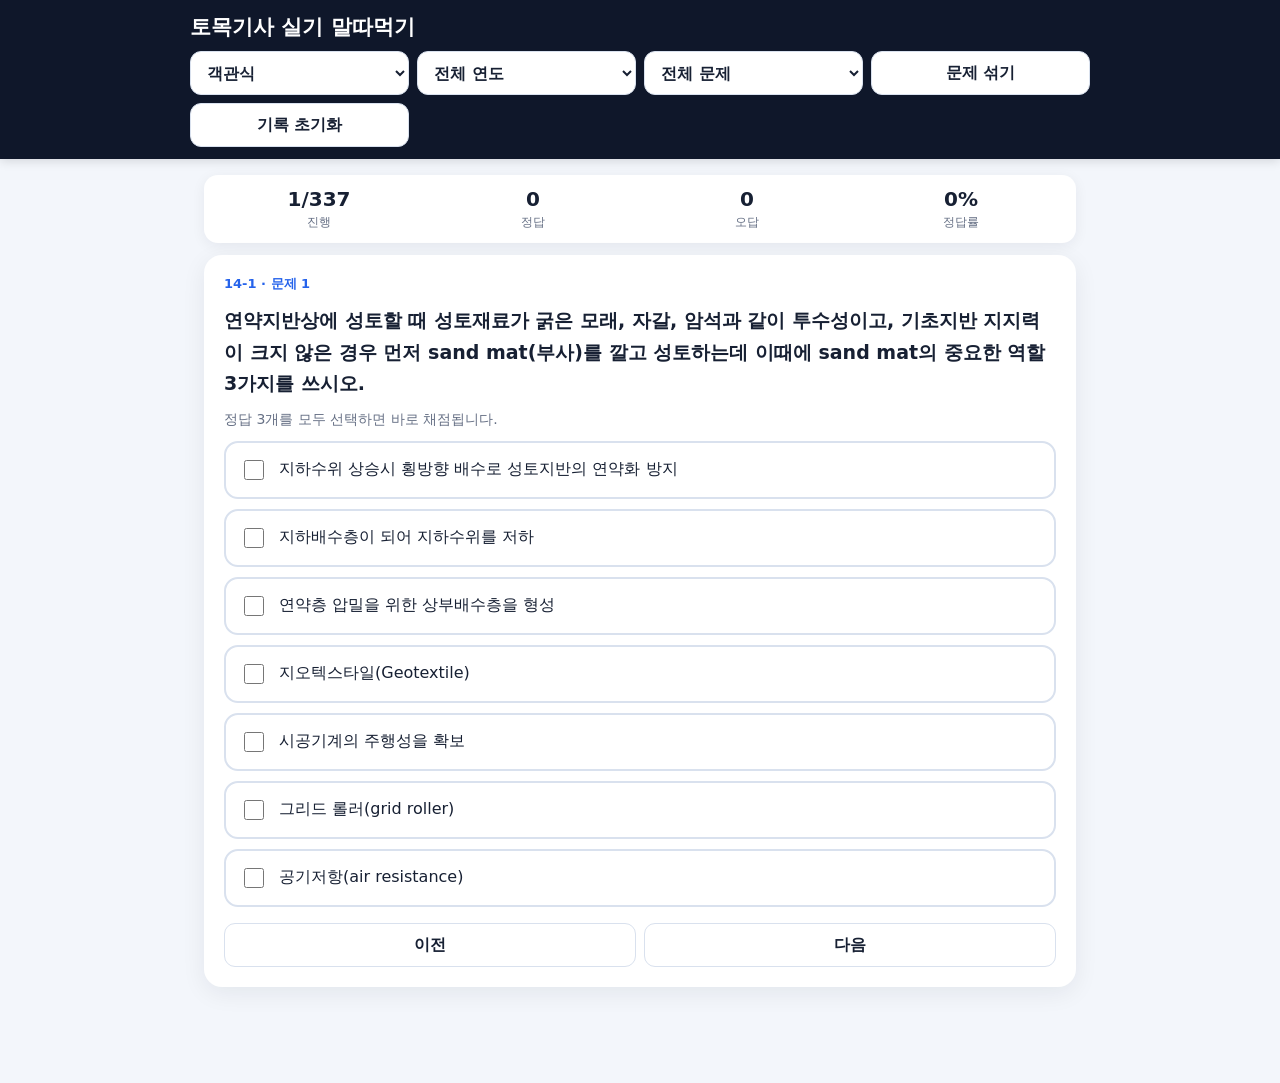
<file: 토목기사 실기 말따.html>
<!doctype html><html lang="ko"><head><meta charset="utf-8"><meta name="viewport" content="width=device-width,initial-scale=1"><title>index.html</title>
<style>
:root{--bg:#f3f6fb;--card:#fff;--ink:#172033;--muted:#667085;--line:#d9e1ee;--primary:#2563eb;--good:#15803d;--bad:#dc2626;--safe-bottom:env(safe-area-inset-bottom,0px)}
*{box-sizing:border-box;-webkit-tap-highlight-color:transparent}
html{-webkit-text-size-adjust:100%;scroll-behavior:smooth}
body{margin:0;font-family:system-ui,-apple-system,"Noto Sans KR",sans-serif;background:var(--bg);color:var(--ink);min-width:320px}
button,select,input,textarea{font:inherit}
button,select{min-height:44px;touch-action:manipulation}
header{position:sticky;top:0;z-index:20;background:#0f172a;color:white;padding:14px 14px 12px;box-shadow:0 2px 10px #0002}
.wrap{width:min(100%,900px);margin:auto}
h1{font-size:21px;margin:0 0 10px;line-height:1.3}
.tools{display:grid;grid-template-columns:repeat(4,minmax(0,1fr));gap:8px}
select,button{width:100%;border:1px solid var(--line);border-radius:11px;padding:10px 12px;font-weight:700;background:white;color:var(--ink)}
button{cursor:pointer}
button:active{transform:scale(.98)}
button.primary{background:var(--primary);color:white;border-color:var(--primary)}
main{padding:16px 14px calc(96px + var(--safe-bottom))}
.status{background:white;border-radius:14px;padding:12px;margin-bottom:12px;display:grid;grid-template-columns:repeat(4,1fr);gap:8px;text-align:center;box-shadow:0 3px 14px #0f172a10}
.status b{display:block;font-size:20px}.status span{font-size:12px;color:var(--muted)}
.card{background:var(--card);border-radius:18px;padding:20px;box-shadow:0 6px 24px #0f172a12;overflow-wrap:anywhere}
.meta{font-size:13px;color:var(--primary);font-weight:800}
.q{font-size:19px;line-height:1.65;font-weight:800;white-space:pre-line;margin:12px 0}
.hint{color:var(--muted);font-size:14px;margin-bottom:12px}
.choices{display:grid;gap:10px}
.subjective{display:none}
.subjective textarea{width:100%;min-height:150px;resize:vertical;border:2px solid var(--line);border-radius:14px;padding:14px;font-size:16px;line-height:1.6;color:var(--ink);background:#fff}
.subjective textarea:focus{outline:none;border-color:var(--primary);box-shadow:0 0 0 3px #2563eb18}
.subjective .subjective-note{margin:8px 0 10px;color:var(--muted);font-size:13px}
.subjective button{margin-top:2px}
label.choice{display:flex;gap:12px;align-items:flex-start;border:2px solid var(--line);border-radius:14px;padding:14px;cursor:pointer;line-height:1.5;min-height:52px;touch-action:manipulation}
label.choice:has(input:checked){border-color:var(--primary);background:#eff6ff}
input{margin-top:3px;width:20px;height:20px;flex:0 0 20px;accent-color:var(--primary)}
.result{margin-top:14px;padding:14px;border-radius:12px;display:none;white-space:pre-line;line-height:1.6;overflow-wrap:anywhere}
.result.good{display:block;background:#ecfdf3;color:var(--good)}
.result.bad{display:block;background:#fef2f2;color:var(--bad)}
.actions{display:flex;gap:8px;margin-top:16px}.actions button{flex:1}
@media(max-width:700px){
  header{padding:12px 10px 10px}
  h1{font-size:18px;margin-bottom:9px}
  .tools{grid-template-columns:1fr 1fr}
  .tools select,.tools button{font-size:14px;padding:9px 8px}
  main{padding:12px 10px calc(94px + var(--safe-bottom))}
  .status{grid-template-columns:repeat(4,1fr);padding:10px 6px;gap:4px;position:sticky;top:123px;z-index:10}
  .status b{font-size:18px}.status span{font-size:11px}
  .card{padding:16px 13px;border-radius:15px}
  .q{font-size:17px;line-height:1.65}
  label.choice{padding:14px 12px;font-size:16px}
  .actions{position:fixed;left:0;right:0;bottom:0;z-index:30;margin:0;padding:10px 10px calc(10px + var(--safe-bottom));background:#ffffffee;backdrop-filter:blur(10px);border-top:1px solid var(--line);box-shadow:0 -4px 18px #0f172a18}
  .actions button{min-height:50px;font-size:15px}
}
@media(max-width:380px){
  .status{grid-template-columns:repeat(2,1fr);top:123px}
  .q{font-size:16px}
  label.choice{font-size:15px}
}
</style></head><body><header><div class="wrap"><h1>토목기사 실기 말따먹기</h1><div class="tools"><select id="answerMode"><option value="choice">객관식</option><option value="subjective">주관식</option></select><select id="year"><option value="all">전체 연도</option></select><select id="mode"><option value="all">전체 문제</option><option value="wrong">오답만</option><option value="unseen">미학습만</option></select><button id="shuffle">문제 섞기</button><button id="reset">기록 초기화</button></div></div></header><main class="wrap"><div class="status"><div><b id="pos">0/0</b><span>진행</span></div><div><b id="score">0</b><span>정답</span></div><div><b id="wrong">0</b><span>오답</span></div><div><b id="rate">0%</b><span>정답률</span></div></div><section class="card"><div class="meta" id="meta"></div><div class="q" id="q"></div><div class="hint" id="hint"></div><div class="choices" id="choices"></div><div class="subjective" id="subjective"><textarea id="subjectiveAnswer" placeholder="답을 직접 입력하세요."></textarea><div class="subjective-note" id="subjectiveNote"></div><button class="primary" id="subjectiveCheck">주관식 채점</button></div><div id="result" class="result"></div><div class="actions"><button id="prev">이전</button><button class="primary" id="check" style="display:none">정답 확인</button><button id="next">다음</button></div></section></main>
<script>
const DATA=[{"year": "14", "session": "14-1", "question": "연약지반상에 성토할 때 성토재료가 굵은 모래, 자갈, 암석과 같이 투수성이고, 기초지반 지지력이 크지 않은 경우 먼저 sand mat(부사)를 깔고 성토하는데 이때에 sand mat의 중요한 역할 3가지를 쓰시오.", "answers": ["연약층 압밀을 위한 상부배수층을 형성", "시공기계의 주행성을 확보", "지하배수층이 되어 지하수위를 저하", "지하수위 상승시 횡방향 배수로 성토지반의 연약화 방지"], "required": 3, "choices": ["지하수위 상승시 횡방향 배수로 성토지반의 연약화 방지", "지하배수층이 되어 지하수위를 저하", "연약층 압밀을 위한 상부배수층을 형성", "지오텍스타일(Geotextile)", "시공기계의 주행성을 확보", "그리드 롤러(grid roller)", "공기저항(air resistance)"], "id": 1}, {"year": "14", "session": "14-1", "question": "심발공(심빼기 발파공)의 종류 중 4가지만 쓰시오.", "answers": ["V컷", "번컷", "노컷", "스윙컷", "피라미드컷"], "required": 4, "choices": ["피라미드컷", "스윙컷", "간극비", "인장부", "번컷", "45분", "노컷", "V컷"], "id": 2}, {"year": "14", "session": "14-1", "question": "터널 보강재의 하나인 강지보재의 종류를 3가지만 쓰시오.", "answers": ["H형강 지보재", "격자 지보재", "U형 지보재"], "required": 3, "choices": ["격자 지보재", "침입도 시험", "프리로딩공법", "U형 지보재", "시멘트 용액", "H형강 지보재"], "id": 3}, {"year": "14", "session": "14-1", "question": "도로 노상의 지지력을 평가할 수 있는 현장시험 평가방법을 3가지만 쓰시오.", "answers": ["CBR(CBR시험)", "K값(평판재하시험 : PBT)", "Cone값(콘관입시험 : CPT)", "N치(표준관입시험 : SPT)"], "required": 3, "choices": ["펀치아웃(punch out)", "Cone값(콘관입시험 : CPT)", "N치(표준관입시험 : SPT)", "CBR(CBR시험)", "표면배수 : 측구, 집수정", "각 유로의 침투유량은 같다.", "K값(평판재하시험 : PBT)"], "id": 4}, {"year": "14", "session": "14-1", "question": "수분이 많은 점토층에 반투막 중공원통을 넣고 그 안에 농도가 큰 용액을 넣어서 점토 속의 수분을 빨아내는 방법으로 상재하중 없이 압밀을 촉진시킬 수 있는 지반개량 공법은?", "answers": ["침투압공법(MAIS 공법)"], "required": 1, "choices": ["기중기선에 의한 인양방법", "침투압공법(MAIS 공법)", "냉수나 얼음을 사용하는 방법", "복토법(mud boring)"], "id": 5}, {"year": "14", "session": "14-1", "question": "일반적으로 차량의 충격위험을 방지하는 충격흡수시설의 종류를 3가지만 쓰시오.", "answers": ["철제드럼", "모래채우기 플라스틱 통", "하이드로셀 샌드위치(Hi-dro cell sandwich)", "하이드로셀 클러스터(Hi-dro cell cluster)"], "required": 3, "choices": ["지오콤포지트(Geocomposite)", "말뚝의 타입지반이 압밀진행 중인 경우", "철제드럼", "하이드로셀 샌드위치(Hi-dro cell sandwich)", "하이드로셀 클러스터(Hi-dro cell cluster)", "모래채우기 플라스틱 통", "림 그라우팅(rim grouting)"], "id": 6}, {"year": "14", "session": "14-1", "question": "강제치환공법을 간단히 설명하시오.", "answers": ["직접 양질토를 연약지반 위에 투하하여 그 자중으로 기초지반에 파괴를 일으켜 연약토를 주위로 배제시킴으로써 지반을 개량하는 공법"], "required": 1, "choices": ["직접 양질토를 연약지반 위에 투하하여 그 자중으로 기초지반에 파괴를 일으켜 연약토를 주위로 배제시킴으로써 지반을 개량하는 공법", "준설과 매립을 동시에 신속하게 시공할 수 있고 해저 토사를 회전형 Cutter로 깎아 펌프로 흡입하여 매립지로 배송하는 준설선", "White Base : 파손된 구콘크리트에 사용하는 시멘트 콘크리트 기층 Black Base : 파손된 구아스팔트 포장에 사용하는 아스팔트 안정처리 기층", "굴착 소요깊이까지 케이싱 관입 후 및 내부굴착 후, 케이싱 인발, 철근망 투입, 콘크리트 타설, 완성"], "id": 7}, {"year": "14", "session": "14-1", "question": "강제치환공법의 단점 3가지를 쓰시오.", "answers": ["잔류침하가 예상된다", "개량효과의 확실성이 없다.", "이론적이며 정량적인 설계가 어렵다.", "균일하게 치환하기가 어렵다.", "압출에 의한 사면선단의 팽창이 일어난다."], "required": 4, "choices": ["개량효과의 확실성이 없다.", "균일하게 치환하기가 어렵다.", "물 - 시멘트비를 낮게 한다.", "압출에 의한 사면선단의 팽창이 일어난다.", "흐름 시험(flow test)", "배수파이프나 배수필터를 설치", "이론적이며 정량적인 설계가 어렵다.", "잔류침하가 예상된다"], "id": 8}, {"year": "14", "session": "14-2", "question": "콘크리트포장은 콘크리트 균열을 조절하기 위해 설치하는 줄눈 및 철근의 유무에 따라 그 종류가 구분되는데 그 종류를 3가지만 기술하시오.", "answers": ["무근 콘크리트포장(JCP)", "철근 콘크리트포장(JRCP)", "연속철근 콘크리트포장(CRCP)", "프리스트레스 콘크리트포장(PCP)"], "required": 3, "choices": ["프리스트레스 콘크리트포장(PCP)", "철근 콘크리트포장(JRCP)", "철근과 콘크리트의 부착강도저하", "냉수나 얼음을 사용하는 방법", "무근 콘크리트포장(JCP)", "연속철근 콘크리트포장(CRCP)", "압밀촉진에 의한 지반강도 증대"], "id": 9}, {"year": "14", "session": "14-2", "question": "압출공법(ILM : Incremental Launching Method)에 적용되는 압출방법 3가지를 쓰시오.", "answers": ["Pulling 방법", "Pushing 방법", "Lift & Pushing 방법"], "required": 3, "choices": ["Lift & Pushing 방법", "압축공기식 케이싱 방법", "Pushing 방법", "콘크리트 슬래브를 지지", "Pulling 방법", "배수대책을 철저히 세움"], "id": 10}, {"year": "14", "session": "14-2", "question": "도로 토공현장에서 다짐도를 판정하는 방법을 5가지만 쓰시오.", "answers": ["건조밀도로 규정하는 방법", "포화도와 공극률로 규정하는 방법", "강도 특성으로 규정하는 방법", "다짐기계, 다짐횟수로 규정하는 방법", "변형 특성으로 규정하는 방법"], "required": 5, "choices": ["지하수위를 미리 저하시키는 방법", "강도 특성으로 규정하는 방법", "포화도와 공극률로 규정하는 방법", "다짐기계, 다짐횟수로 규정하는 방법", "변형 특성으로 규정하는 방법", "역청(아스팔트) 안정처리공법", "건조밀도로 규정하는 방법", "록 볼트(rock bolt)"], "id": 11}, {"year": "14", "session": "14-2", "question": "구조물 안전을 위한 기초의 형식을 선정하고자 할 때, 기초가 구배해야 할 조건을 아래의 예시와 같이 3가지만 쓰시오. 경제적인 시공이 가능할 것", "answers": ["최소의 근입깊이를 가질 것", "안전하게 하중을 지지할 수 있을 것", "침하가 허용치를 넘지 않을 것", "기초공의 시공이 가능할 것"], "required": 3, "choices": ["압밀촉진에 의한 지반강도 증대", "최소의 근입깊이를 가질 것", "기초공의 시공이 가능할 것", "안전하게 하중을 지지할 수 있을 것", "화학반응에 의한 지반강도 증대", "침하가 허용치를 넘지 않을 것", "흙막이공의 계획을 변경한다."], "id": 12}, {"year": "14", "session": "14-2", "question": "콘크리트는 타설한 후 습윤상태로 노출면이 마르지 않도록 하여야 하며, 수분의 증발에 따라 살수를 하여 습윤상태로 보호하여야 한다. 일편균기온이 15°C 이상일 때 사용 시멘트에 따른 습윤상태 보호기간의 표준일수를 쓰시오.", "answers": ["보통포틀랜드 시멘트 : 5일", "고로슬래그 시멘트 : 7일", "조강포틀랜드 시멘트 : 3일"], "required": 3, "choices": ["베노토(Benoto) 공법", "조강포틀랜드 시멘트 : 3일", "고로슬래그 시멘트 : 7일", "유수에 의해서 이동하는 경우", "화학약액으로 처리하는 방법", "보통포틀랜드 시멘트 : 5일"], "id": 13}, {"year": "14", "session": "14-2", "question": "PS 콘크리트 교량 건설공법 중 동바리를 사용하지 않는 현장타설공법의 종류 3가지는 쓰시오.", "answers": ["FCM(캔틸레버공법)", "MSS(이동식 지보공법)", "ILM(연속압출공법)"], "required": 3, "choices": ["FCM(캔틸레버공법)", "MSS(이동식 지보공법)", "극한강도설계법(ASD)", "침투탐상시험(PT)", "ILM(연속압출공법)", "CBR(CBR시험)"], "id": 14}, {"year": "14", "session": "14-2", "question": "말뚝을 항타하여 설치하는 기초파일공에서 시험항타의 목적 5가지를 쓰시오.", "answers": ["말뚝의 길이 결정", "말뚝길이에 따른 이음공법 결정", "항타장비의 성능 및 적합성 판정(타입공법 선정)", "적절한 시공성 검토", "말뚝의 지지층 확인"], "required": 5, "choices": ["말뚝길이에 따른 이음공법 결정", "항타장비의 성능 및 적합성 판정(타입공법 선정)", "적절한 시공성 검토", "말뚝의 길이 결정", "자동초음파탐상검사(PAUT)", "펀치아웃(punch out)", "말뚝의 지지층 확인", "강제치환공법(압출치환공법)"], "id": 15}, {"year": "14", "session": "14-2", "question": "터널 단면에서 최대폭을 형성하는 점중 최상부의 점을 종방향으로 연결하는 선을 ( 1 ) 이라고 하며, 터널굴착과정에서 발생하는 토사, 암석조각, 암석덩어리 등을 총칭해서 ( 2 ) 이라고 한다.", "answers": ["Spring line", "버력(muck)"], "required": 2, "choices": ["경량골재 콘크리트", "Spring line", "CBR(CBR시험)", "절리(joint)", "버력(muck)"], "id": 16}, {"year": "14", "session": "14-2", "question": "도로의 배수처리는 본체 및 도로구조의 기능 보존, 침투나 지하수 유입에 중요한 작용을 한다. 다음 배수시설을 종류별로 대표적인 것을 1가직씩만 쓰시오.", "answers": ["표면배수 : 측구, 집수정", "지하배수 : 맹암거, 유공관", "횡단배수 : 배수관, 암거"], "required": 3, "choices": ["표면배수 : 측구, 집수정", "흐름시험(flow test)", "균일하게 치환하기가 어렵다.", "횡단배수 : 배수관, 암거", "기초의 근입깊이를 가질 것", "지하배수 : 맹암거, 유공관"], "id": 17}, {"year": "14", "session": "14-2", "question": "초연약지반의 주행성 확보를 목적으로 지표면에서 깊이 약 3m 이내의 연약토를 석회계, 시멘트계, 플라이애시계 등의 안정재를 혼합하여 지반강도를 증진시키는 공법으로 해안매립지 같은 초연약지반의 지표면을 고화시키기 위해 사용하는 공법의 명칭을 쓰시오.", "answers": ["표층 혼합처리공법"], "required": 1, "choices": ["보강철근 이용방법", "표층 혼합처리공법", "콘크리트 밑다짐공", "전도에 대한 안정"], "id": 18}, {"year": "14", "session": "14-2", "question": "암반의 사면 파괴형태 4가지를 쓰시오.", "answers": ["평면파괴", "쐐기파괴", "전도파괴", "원호파괴"], "required": 4, "choices": ["마찰저항", "충전공법", "전도파괴", "원호파괴", "소화설비", "평면파괴", "쐐기파괴"], "id": 19}, {"year": "14", "session": "14-2", "question": "직접기초 시공시 굴착시공법을 3가지 쓰시오.", "answers": ["Open cut 공법", "Island 공법", "Trench cut 공법", "역권공법", "역타공법"], "required": 4, "choices": ["버력(muck)", "역권공법", "Open cut 공법", "폭파효력계수(e)", "역타공법", "글로리 홀 여수로", "Trench cut 공법", "Island 공법"], "id": 20}, {"year": "14", "session": "14-4", "question": "공기케이슨(Pneumatic Caisson) 공법의 단점을 4가지만 쓰시오.", "answers": ["케이슨병이 발생하기 쉽다.", "굴착깊이에 제한이 있다.", "소음과 진동이 커서 도심지에는 부적당하다.", "주야로 작업하므로 노무관리비가 많이 필요하다.", "기계설비가 비싸므로 소규모 공사에는 비경제적이다.", "노무자의 모집이 어려워 노무비가 비싸다."], "required": 4, "choices": ["굴착깊이에 제한이 있다.", "소음과 진동이 커서 도심지에는 부적당하다.", "기계설비가 비싸므로 소규모 공사에는 비경제적이다.", "주야로 작업하므로 노무관리비가 많이 필요하다.", "노무자의 모집이 어려워 노무비가 비싸다.", "전체 공정과 시공속도를 파악하기 쉽다.", "케이슨병이 발생하기 쉽다.", "말뚝의 타입지반이 압밀진행 중인 경우"], "id": 21}, {"year": "14", "session": "14-4", "question": "장대교량에 사용되는 사장교는 주부재인 케이블의 교축방향 배치방식에 따라 크게 4가지로 분류되는데 이를 쓰시오.", "answers": ["부채형(fan type)", "하프형(harp type)", "스타형(star type)", "방사형(radiating type)"], "required": 4, "choices": ["강도 특성으로 규정하는 방법", "펀치아웃(punch out)", "스타형(star type)", "지하배수 : 맹암거, 유공관", "부채형(fan type)", "하프형(harp type)", "방사형(radiating type)"], "id": 22}, {"year": "14", "session": "14-4", "question": "콘크리트 타설온도를 낮추는 방법으로 물, 골재 등의 재료를 미리 냉각시키는 방법인 선행 냉각 방법(Pre-cooling)의 종류를 3가지 쓰시오.", "answers": ["혼합 전 재료를 냉각", "혼합 중 콘크리트를 냉각", "타설 전 콘크리트를 냉각"], "required": 3, "choices": ["혼합 중 콘크리트를 냉각", "혼합 전 재료를 냉각", "치환에 의한 지반 개량", "교대하부 연약층의 두께", "타설 전 콘크리트를 냉각", "액체질소를 사용하는 방법"], "id": 23}, {"year": "14", "session": "14-4", "question": "횡방향 지반반력계수(Kh)를 구하는 현장시험을 3가지만 쓰시오.", "answers": ["프레셔미터시험(PMT)", "딜라토미터시험(DMT)", "수평재하시험(LLT)"], "required": 3, "choices": ["수평재하시험(LLT)", "딜라토미터시험(DMT)", "cat walk 가설", "혼합 전 재료를 냉각", "지반지지력에 대한 안정", "프레셔미터시험(PMT)"], "id": 24}, {"year": "14", "session": "14-4", "question": "현장타설말뚝은 일반적으로 지지말뚝으로 사용되기 때문에 콘크리트를 타설할 때 공저에 슬라임(Slime)이 퇴적되어 있으면 침하 원인이 되고 말뚝으로서 기능이 현저하게 저하한다. 이 같은 슬라임을 제거하기 위한 방법을 3가지만 쓰시오.", "answers": ["샌드펌프 방법", "에어리프트 방법", "석션펌프 방법", "수중펌프 방법"], "required": 3, "choices": ["에어리프트 방법", "석션펌프 방법", "배수관, 암거", "샌드펌프 방법", "기성고 공정표", "수중펌프 방법", "곡선부의 확폭"], "id": 25}, {"year": "14", "session": "14-4", "question": "암반의 공학적 분류방법을 4가지만 쓰시오.", "answers": ["절리의 간격에 의한 분류", "풍화도에 의한 분류", "Muller의 분류", "RQD에 의한 분류법", "균열계수에 의한 분류", "암반평점에 의한 분류"], "required": 4, "choices": ["풍화도에 의한 분류", "Muller의 분류", "조절폭파공법을 적용", "균열계수에 의한 분류", "RQD에 의한 분류법", "FCM(캔틸레버공법)", "암반평점에 의한 분류", "절리의 간격에 의한 분류"], "id": 26}, {"year": "14", "session": "14-4", "question": "중력식 댐의 시공 후 관리상 댐 내부에 설치하는 검사랑의 시공목적을 3가지만 쓰시오.", "answers": ["콘크리트 내부의 균열검사", "콘크리트 온도 측정", "콘크리트 수축량 검사", "그라우팅공 이용", "간극수압 측정", "양압력 상태 검사"], "required": 3, "choices": ["댐하류측 양압력 완화", "콘크리트 수축량 검사", "Segment 압출", "그라우팅공 이용", "양압력 상태 검사", "간극수압 측정", "콘크리트 내부의 균열검사", "콘크리트 온도 측정"], "id": 27}, {"year": "14", "session": "14-4", "question": "조절발파공법의 목적 2가지를 쓰시오.", "answers": ["여굴감소", "발파예정선에 일치하는 발파면을 얻을 수 있다.", "발파면이 고르며 뜬돌 떼기 작업이 감소한다.", "암반의 손상이 적어 낙석의 위험성이 적고, 균열발생이 감소한다.", "암반표면이 강해져 균열발생이 적어 보강의 필요성이 감소한다."], "required": 2, "choices": ["치환공법으로 동결되지 않는 흙으로 바꾸는 방법", "발파예정선에 일치하는 발파면을 얻을 수 있다.", "부선서(Floating Dock)에 의한 방법", "암반표면이 강해져 균열발생이 적어 보강의 필요성이 감소한다.", "여굴감소", "발파면이 고르며 뜬돌 떼기 작업이 감소한다.", "잠수 버킷형(submerged bucket)", "암반의 손상이 적어 낙석의 위험성이 적고, 균열발생이 감소한다."], "id": 28}, {"year": "14", "session": "14-4", "question": "조절발파공법의 종류를 4가지만 쓰시오.", "answers": ["라인 드릴링(line driling) 공법", "쿠션 블라스팅(cushion blasting) 공법", "스무스 블라스팅(smooth blasting) 공법", "프리스플리팅(pre-splitting) 공법"], "required": 4, "choices": ["선단의 연약토 제거 및 토질상태 파악이 어렵다.", "쇄암 준설선(rock cutter dredger)", "스무스 블라스팅(smooth blasting) 공법", "프리스플리팅(pre-splitting) 공법", "기계설비가 비싸므로 소규모 공사에는 비경제적이다.", "쿠션 블라스팅(cushion blasting) 공법", "라인 드릴링(line driling) 공법"], "id": 29}, {"year": "14", "session": "14-4", "question": "터널의 단면은 그 속을 지나가는 대상에 의하여 정해지는 것이나 시공상의 난이, 라이닝에 미치는 외력 등에 의하여 변한다. 터널의 단면형상에 의한 분류를 3가지 쓰시오.", "answers": ["원형터널", "타원형터널", "사각형터널", "계란형터널", "마제형터널"], "required": 4, "choices": ["사각형터널", "진공압밀공법", "계란형터널", "마제형터널", "이스키 메터", "원형터널", "간극수압계", "타원형터널"], "id": 30}, {"year": "14", "session": "14-4", "question": "다음의 기초파일공법의 명칭을 각각 기입하시오.", "answers": ["굴착 소요깊이까지 케이싱 관입 후 및 내부굴착 후, 케이싱 인발, 철근망 투입, 콘크리트 타설, 완성", "표층 케이싱 설치, 굴착공 내에 압력수를 순환시킴, 드릴 파이프 내의 굴착토사 배출", "얇은 철판의 내외관 동시 관입, 내관 인발, 외관 내부에 콘크리트 타설", "베노토(Benoto) 공법", "RCD(역순환) 공법", "레이몬드(Raymond) 말뚝공법"], "required": 4, "choices": ["다중박스(multiple single-cell box)", "굴착 소요깊이까지 케이싱 관입 후 및 내부굴착 후, 케이싱 인발, 철근망 투입, 콘크리트 타설, 완성", "RCD(역순환) 공법", "베노토(Benoto) 공법", "얇은 철판의 내외관 동시 관입, 내관 인발, 외관 내부에 콘크리트 타설", "시공기게의 주행성(Trafficability)이 확보될 것", "표층 케이싱 설치, 굴착공 내에 압력수를 순환시킴, 드릴 파이프 내의 굴착토사 배출", "레이몬드(Raymond) 말뚝공법"], "id": 31}, {"year": "15", "session": "15-1", "question": "공사관리의 3대 요소를 쓰시오.", "answers": ["품질관리", "공정관리", "원가관리"], "required": 3, "choices": ["역T형식", "압기공법", "품질관리", "공정관리", "원가관리", "증기양생"], "id": 32}, {"year": "15", "session": "15-1", "question": "댐 건설을 위해 댐 지점의 하천수류를 전환시키는 댐의 유수전환방식을 3가지 쓰시오.", "answers": ["반하천 체절공", "가배수 터널공", "가배수로 개거공"], "required": 3, "choices": ["두겹식 가체절공", "대수층 시험법", "반하천 체절공", "가배수 터널공", "커튼 그라우팅", "가배수로 개거공"], "id": 33}, {"year": "15", "session": "15-1", "question": "토적곡선(mass curve)을 작성하는 목적을 4가지만 쓰시오.", "answers": ["토량 배분", "토량의 평균 운반거리 산출", "토공기계 결정", "시공방법 결정", "토취장 및 토사장 선정"], "required": 4, "choices": ["토공기계 결정", "토량 배분", "토량의 평균 운반거리 산출", "지하수위 저하공법", "분진발생이 많다.", "원지반의 이완방지", "시공방법 결정", "토취장 및 토사장 선정"], "id": 34}, {"year": "15", "session": "15-1", "question": "교통량이 많은 기존 도로 또는 철도 등의 하부를 통과하는 터널공사가 일반화되고 있다. 이 같은 경우 적용되는 터널공법 3가지만 쓰시오.", "answers": ["프론트 재킹 공법(front jacking method)", "프론트 실드 공법(front shield method)", "프론트 세미실드 공법(front semi shield method)", "관추진공법(pipe pushing method)"], "required": 3, "choices": ["다중박스(multiple single - cell box)", "프론트 실드 공법(front shield method)", "관추진공법(pipe pushing method)", "프론트 세미실드 공법(front semi shield method)", "프론트 재킹 공법(front jacking method)", "앵커판(anchor plate)과 앵커보(deadman)", "바닥틀과 일체로 된 기둥 또는 벽의 시공이음 위치로 적합한 곳"], "id": 35}, {"year": "15", "session": "15-1", "question": "유수의 흐름방향과 유속을 제어하여 하안, 제방의 침식현상을 방지하기 위해 호안이나 하안 전면부에 설치하는 구조물을 무엇이라 하는가?", "answers": ["수제(spur, dike groin)"], "required": 1, "choices": ["공기저항(air resistance)", "지오멤브레인(Geomembrane)", "어스 드릴(Earth drill)공법", "수제(spur, dike groin)"], "id": 36}, {"year": "15", "session": "15-1", "question": "일종의 좌굴현상으로 줄눈 또는 균열부에 이물질이 침투하여 슬래브(Slab)가 솟아오르는 현상을 ( 1 ) 현상이라 하며 연속철근 콘크리트 포장(CRCP)에서 균열간격이 좁은 경우, 지지력 부족 및 피로하중에 의해 ( 2 )이 발생한다. 또한 보조기층 또는 노상에 우수가 침투하여 반복하중에 의한 지지력 저하 및 단차원인이 되는 ( 3 ) 현상이 발생한다.", "answers": ["블로우업(blow up)", "펀치아웃(punch out)", "펌핑(pumping)"], "required": 3, "choices": ["동역학적 공식에 의한 방법", "펌핑(pumping)", "Deep well 공법", "펀치아웃(punch out)", "블로우업(blow up)", "pumping 현상 방지"], "id": 37}, {"year": "15", "session": "15-1", "question": "연약지반에서 발생할 수 있는 공학적 문제점을 3가지 쓰시오.", "answers": ["침하의 문제", "지반의 안정문제(지반의 파괴문제)", "투수성 문제(지하수위의 영향문제)", "액상화 문제"], "required": 4, "choices": ["감압에 의한 침하공법", "침하의 문제", "프레셔미터시험(PMT)", "지반지지력에 대한 안정", "투수성 문제(지하수위의 영향문제)", "지반의 안정문제(지반의 파괴문제)", "액상화 문제"], "id": 38}, {"year": "15", "session": "15-1", "question": "숏크리트의 작업에 대한 아래의 물음에 답하시오.", "answers": ["건식 숏크리트는 배치 후 몇 분 이내에 뿜어붙이기를 실시하는가?", "습식 숏크리트는 배치 후 몇 분 이내에 뿜어붙이기를 실시하는가?", "숏크리트는 대기 온도가 몇 °C 이상일 때 뿜어붙이기를 실시하는가?", "45분", "60분", "10°C"], "required": 4, "choices": ["훠폴링(Fore Poling) 공법", "45분", "10°C", "숏크리트는 대기 온도가 몇 °C 이상일 때 뿜어붙이기를 실시하는가?", "비비시험(Vee - Bee test)", "60분", "건식 숏크리트는 배치 후 몇 분 이내에 뿜어붙이기를 실시하는가?", "습식 숏크리트는 배치 후 몇 분 이내에 뿜어붙이기를 실시하는가?"], "id": 39}, {"year": "15", "session": "15-1", "question": "점성토 연약지반상에서 1차 압밀침하량 산정방법 3가지를 쓰시오.", "answers": ["초기간극법", "압축지수법", "체적변화계수법"], "required": 3, "choices": ["초기간극법", "압축지수법", "펌프준설선", "전면접착형", "산마루형 측구", "체적변화계수법"], "id": 40}, {"year": "15", "session": "15-1", "question": "연약지반 개량공법 중 일시적인 지반개량공법 4가지만 쓰시오.", "answers": ["Well point 공법", "Deep well 공법", "동결공법", "침투압공법", "전기침투공법"], "required": 4, "choices": ["어스앵커 재하방법", "Well point 공법", "중앙 연결부 시공", "전기침투공법", "Deep well 공법", "침투압공법", "그라우팅공 이용", "동결공법"], "id": 41}, {"year": "15", "session": "15-1", "question": "약액주입공법에서 그라우팅의 확인 시험 방법 3가지는 쓰시오.", "answers": ["현장투수시험(K)", "색소에 의한 판별법", "원위치 시험"], "required": 3, "choices": ["암석향력계수(g)", "경량기포 콘크리트", "영구배수처리방법", "색소에 의한 판별법", "현장투수시험(K)", "원위치 시험"], "id": 42}, {"year": "15", "session": "15-2", "question": "토취장 선정조건을 4가지만 쓰시오.", "answers": ["토질이 양호할 것", "토량이 충분할 것", "싣기가 편리한 지형일 것", "성토장소를 향해서 하향구배 1/50 ~ 1/100 정도를 유지할 것", "운반도로가 양호하며 장해물이 적고 유지가 용이할 것", "용수, 붕괴의 우려가 없고 배수에 양호한 지형일 것", "기계의 사용이 용이할 것"], "required": 4, "choices": ["성토장소를 향해서 하향구배 1/50 ~ 1/100 정도를 유지할 것", "용수, 붕괴의 우려가 없고 배수에 양호한 지형일 것", "싣기가 편리한 지형일 것", "토량이 충분할 것", "토질이 양호할 것", "기계의 사용이 용이할 것", "운반도로가 양호하며 장해물이 적고 유지가 용이할 것", "파이프 루프(Pipe Roof) 공법"], "id": 43}, {"year": "15", "session": "15-2", "question": "NATM 공법을 이용한 터널시공시 보조공법에 대해 물음에 답하시오. 지하수 처리를 위한 대책공법 3가지만 쓰시오.", "answers": ["물빼기공", "Well point 공법", "약액주입공법", "압기공법"], "required": 3, "choices": ["Well point 공법", "아스팔트 용액", "압기공법", "에폭시 주입법", "물빼기공", "보강토 공법", "약액주입공법"], "id": 44}, {"year": "15", "session": "15-2", "question": "터널 보강재인 록볼트(Rock Bolt)를 정착방법에 따라 분류할 때 그 종류를 3가지만 쓰시오.", "answers": ["선단정착형", "전면접착법", "혼합형"], "required": 3, "choices": ["간극수압", "전면접착법", "점도시험", "지압파괴", "혼합형", "선단정착형"], "id": 45}, {"year": "15", "session": "15-2", "question": "수평력을 받는 말뚝은 말뚝과 지반 중 어느 것이 움직이는가에 따라 2종류로 대별할 수 있는 말뚝을 2가지 쓰시오.", "answers": ["주동말뚝(active pile)", "수동말뚝(passive pile)"], "required": 2, "choices": ["플라스틱 수축균열(초기건조균열)", "주동말뚝(active pile)", "압축성을 감소시켜 침하를 방지", "Dewatering으로 수위 저하", "수동말뚝(passive pile)"], "id": 46}, {"year": "15", "session": "15-2", "question": "초기양생에 연이어 콘크리트 슬래브의 수화작용이 충분히 이루어져 소요의 강도를 얻는 동시에 충분한 강도가 얻어지기 전에 과대한 온도응력이 슬래브에 일어나지 않도록 온도변화를 될 수 있는 대로 줄이기 위한 양생을 무엇이라 하는가?", "answers": ["후기양생"], "required": 1, "choices": ["원호파괴", "후기양생", "시공줄눈", "소요강도"], "id": 47}, {"year": "15", "session": "15-2", "question": "현장타설 말뚝공법 중 굴착식 공법의 종류 3가지를 쓰시오.", "answers": ["베노토(benoto) 공법", "어스드릴(earth drill) 공법", "리버스 서큘레이션(RCD) 공법", "HW(Hochstrasser Weise) 공법"], "required": 3, "choices": ["리버스 서큘레이션(RCD) 공법", "베노토(benoto) 공법", "프래트 트러스(pratt truss)", "어스드릴(earth drill) 공법", "HW(Hochstrasser Weise) 공법", "기초지반이 압축에 대해서 안전할 것", "자연함수비는 200 ~ 300%이다."], "id": 48}, {"year": "15", "session": "15-2", "question": "다음 준설기계에 대한 설명에 적합한 준설선의 명칭을 쓰시오.", "answers": ["준설과 매립을 동시에 신속하게 시공할 수 있고 해저 토사를 회전형 Cutter로 깎아 펌프로 흡입하여 매립지로 배송하는 준설선", "해저의 암반이나 암초를 쇄암추나 쇄암기의 끝에 특수한 강철로 된 날끝을 달아 암석을 파쇄하는 준설선", "파워셔블(power shovel)을 대선에 설치해 사암이나 혈암 등의 수중에 적합한 준설선", "펌프 준설선(pump dredger)", "쇄암 준설선(rock cutter dredger)", "디퍼 준설선(dipper dredger)"], "required": 4, "choices": ["해저의 암반이나 암초를 쇄암추나 쇄암기의 끝에 특수한 강철로 된 날끝을 달아 암석을 파쇄하는 준설선", "A : 유효흡수량 B : 함수량 C : 표면수량 D : 표면건조 포화상태", "준설과 매립을 동시에 신속하게 시공할 수 있고 해저 토사를 회전형 Cutter로 깎아 펌프로 흡입하여 매립지로 배송하는 준설선", "파워셔블(power shovel)을 대선에 설치해 사암이나 혈암 등의 수중에 적합한 준설선", "쇄암 준설선(rock cutter dredger)", "디퍼 준설선(dipper dredger)", "펌프 준설선(pump dredger)", "휴대용 원추관입시험기(Portable cone Penetrometer)"], "id": 49}, {"year": "15", "session": "15-2", "question": "콘크리트 구조물에 발생하는 균열을 보수하기 위한 보수공법을 3가지 쓰시오.", "answers": ["표면처리공법", "충전공법", "주입공법"], "required": 3, "choices": ["주입공법", "원형터널", "충전공법", "완화구간", "소성한계", "표면처리공법"], "id": 50}, {"year": "15", "session": "15-2", "question": "히빙(heaving)이 발생할 우려가 있는 지반의 방지대책을 3가지만 쓰시오.", "answers": ["흙막이공의 계획을 변경한다.", "굴착저면에 하중을 가한다.", "흙막이벽의 관입 깊이를 깊게 한다.", "표토를 제거하여 하중을 적게 한다."], "required": 3, "choices": ["차수성 높은 흙막이를 설치한다.", "흙막이벽의 관입 깊이를 깊게 한다.", "흙막이공의 계획을 변경한다.", "표토를 제거하여 하중을 적게 한다.", "요철부를 채워 응력집중을 방지", "다져진 흙의 전단강도가 클 것", "굴착저면에 하중을 가한다."], "id": 51}, {"year": "15", "session": "15-2", "question": "마샬안정도시험(Marshall Stability Test)은 포장용 아스팔트 혼합물의 소성유동에 대한 저항성을 측정하여 설계 아스팔트량 결정에 적용된다. 이 시험 결과로부터 얻을 수 있는 3가지의 설계기준을 쓰시오.", "answers": ["안정도", "흐름값", "공시체의 밀도", "공극률", "포화도"], "required": 4, "choices": ["뒷부벽식", "공극률", "공시체의 밀도", "흐름값", "역타공법", "안정도", "주입공법", "포화도"], "id": 52}, {"year": "15", "session": "15-4", "question": "댐의 기초암반에 보링공을 천공한 후, 시멘트 풀, 점토 및 약액 등을 압력으로 주입하여 지반개량 및 차수를 목적으로 시행하는 것을 그라우팅이라고 한다. 이러한 그라우팅의 종류를 4가지만 쓰시오.", "answers": ["콘솔리데이션 그라우팅(consolidation grouting)", "커튼 그라우팅(curtain grouting)", "림 그라우팅(rim grouting)", "콘택트 그라우팅(contact grouting)", "블랭킷 그라우팅(blanket grouting)"], "required": 4, "choices": ["블랭킷 그라우팅(blanket grouting)", "커튼 그라우팅(curtain grouting)", "토공량이 최소가 되도록 절토·성토량을 같게 할 것", "콘솔리데이션 그라우팅(consolidation grouting)", "림 그라우팅(rim grouting)", "시공장비의 트래피커빌리티가 확보될 수 있을 것", "항타장비의 성능 및 적합성 판정(타입공법 선정)", "콘택트 그라우팅(contact grouting)"], "id": 53}, {"year": "15", "session": "15-4", "question": "구조물 공사는 지하수가 배제된 상태에서 시공하거나 또는 원지반에 구조물 축조 후 주변을 성토하여 구조물을 완성하게 되면 지하수의 상승 드에 의해 양압력에 의한 피해가 발생한다. 이러한 구조물의 기초바닥에 작용하는 양압력(부력)에 저항하는 방법을 3가지 쓰시오.", "answers": ["사하중에 의한 방법", "부력 앵커시스템 방법", "영구배수처리방법"], "required": 3, "choices": ["영구배수처리방법", "공사비가 저렴하다.", "분진발생이 많다.", "경량골재 콘크리트", "부력 앵커시스템 방법", "사하중에 의한 방법"], "id": 54}, {"year": "15", "session": "15-4", "question": "해안, 준설, 매립 공사시 사용되는 준설선의 종류를 4가지만 쓰시오.", "answers": ["펌프준설선", "디퍼준설선", "그래브준설선", "버킷준설선"], "required": 4, "choices": ["펌프준설선", "지반반력법", "버킷준설선", "디퍼준설선", "유한요소법", "점도시험", "그래브준설선"], "id": 55}, {"year": "15", "session": "15-4", "question": "말뚝의 정적재하시험의 재하방법 3가지를 쓰시오.", "answers": ["사하중 재하방법", "반력말뚝 재하방법", "어스앵커 재하방법"], "required": 3, "choices": ["반력말뚝 재하방법", "원지반의 이완방지", "사하중 재하방법", "어스앵커 재하방법", "중앙 차수벽형댐", "콘크리트 밑다짐공"], "id": 56}, {"year": "15", "session": "15-4", "question": "케이슨 기초의 침하공법을 아래의 표와 같이 4가지만 쓰시오. 재하중에 의한 공법", "answers": ["분기식 공법", "물하중식 공법", "발파식 공법", "감압식 공법", "진동식 공법"], "required": 4, "choices": ["발파식 공법", "입도조정공법", "진동식 공법", "이스키 메터", "분기식 공법", "감압식 공법", "동상현상 방지", "물하중식 공법"], "id": 57}, {"year": "15", "session": "15-4", "question": "토목시공에서 사용하고 있는 토목섬유의 주요기능을 4가지만 쓰시오.", "answers": ["배수기능", "여과기능", "분리기능", "보강기능", "차수기능"], "required": 4, "choices": ["지지력계수", "분리기능", "압기공법", "여과기능", "차수기능", "소성한계", "배수기능", "보강기능"], "id": 58}, {"year": "15", "session": "15-4", "question": "연약지반 개량공법 중 일시적인 지반개량공법을 4가지 쓰시오.", "answers": ["Well point 공법", "Deep well 공법", "동결공법", "침투압공법", "전기침투공법"], "required": 4, "choices": ["전기침투공법", "Well point 공법", "침투압공법", "Deep well 공법", "고로슬래그 미분말", "글로리 홀 여수로", "동결공법", "나팔관식 여수로"], "id": 59}, {"year": "15", "session": "15-4", "question": "교량의 상부구조와 하부구조의 접점에 위치하여 상부구조에서 전달되는 하중을 하부구조에 전달하고, 상하부 간의 상대변위 및 상부구조의 회전변형을 흡수하는 구조를 무엇이라 하는가?", "answers": ["교좌장치(교량받침, shoe)"], "required": 1, "choices": ["슬럼프 시험(slump test)", "교좌장치(교량받침, shoe)", "충분한 피복두께를 확보한다.", "말뚝길이에 따른 이음공법 결정"], "id": 60}, {"year": "15", "session": "15-4", "question": "숏크리트 및 록볼트 공법을 제외한 터널보조공법의 종류를 4가지만 쓰시오.", "answers": ["주입공법", "훠폴링(Fore Poling) 공법", "파이프 루프(Pipe Roof) 공법", "강관 다단 그라우팅공법", "지하수위 저하공법", "동결공법"], "required": 4, "choices": ["객토 씨앗 뿜어붙이기", "강관 다단 그라우팅공법", "주입공법", "지하수위 저하공법", "파이프 루프(Pipe Roof) 공법", "동결공법", "훠폴링(Fore Poling) 공법", "재하중에 의한 침하공법"], "id": 61}, {"year": "15", "session": "15-4", "question": "흙의 동결을 방지하기 위한 동상대책을 3가지만 쓰시오.", "answers": ["치환공법으로 동결되지 않는 흙으로 바꾸는 방법", "지하수위 상층에 조립토층을 설치하는 방법", "배수구 설치로 지하수위를 저하시키는 방법", "흙 속에 단열재료를 매입하는 방법", "화학약액으로 처리하는 방법"], "required": 3, "choices": ["배수구 설치로 지하수위를 저하시키는 방법", "흙 속에 단열재료를 매입하는 방법", "파이프 루프(Pipe Roof) 공법", "말뚝의 타입지반이 압밀 진행 중인 경우", "화학약액으로 처리하는 방법", "치환공법으로 동결되지 않는 흙으로 바꾸는 방법", "보조기층(sub base course)", "지하수위 상층에 조립토층을 설치하는 방법"], "id": 62}, {"year": "16", "session": "16-1", "question": "지하수위가 높은 경우 지하구조물 설계시 양압력에 대해 검토하고 그에 따른 처리방안을 강구해야 한다. 양압력 처리방법을 3가지만 쓰시오.", "answers": ["사하중에 의한 방법", "부력앵커시스템 방법", "영구배수처리방법"], "required": 3, "choices": ["영구배수처리방법", "부력앵커시스템 방법", "선행식(프리쿨링)", "집수면적이 큰 곳", "사하중에 의한 방법", "Pulling 방법"], "id": 63}, {"year": "16", "session": "16-1", "question": "기존 아스팔트 포장에 생긴 균열에 대한 일반적인 보수방법을 3가지만 쓰시오.", "answers": ["오버레이(over lay)", "절삭 오버레이", "표면처리", "패칭(patching)"], "required": 3, "choices": ["토질이 양호할 것", "우천시 물튀김 방지", "절삭 오버레이", "오버레이(over lay)", "콘크리트 온도 측정", "표면처리", "패칭(patching)"], "id": 64}, {"year": "16", "session": "16-1", "question": "도로에서 기층은 표층에 가해지는 하중을 분산시켜 보조기층에 전달하며, 교통하중에 의한 전단에 저항하는 역할을 한다. 이러한 역할을 하는 기층을 만들기 위해 사용되는 공법을 3가지만 쓰시오.", "answers": ["입도조정공법", "시멘트 안정처리공법", "아스팔트 안정처리공법", "석회 안정처리공법"], "required": 3, "choices": ["석회 안정처리공법", "입도조정공법", "오토클레이브 양생", "시멘트 안정처리공법", "아스팔트 안정처리공법", "부력앵커시스템 방법", "토공 기계 결정"], "id": 65}, {"year": "16", "session": "16-1", "question": "연약지반에 설치한 교대에 발생하기 쉬운 측방유동에 영향을 미치는 주요 요인을 3가지만 쓰시오.", "answers": ["교대배면의 뒤채움 편재하중", "교대배면의 성토높이", "교대하부 연약층의 두께", "교대하부 연약층의 전단강도"], "required": 3, "choices": ["교대하부 연약층의 두께", "교대하부 연약층의 전단강도", "안전성이 좋아야 한다.", "침하수축균열(침하균열)", "교대배면의 뒤채움 편재하중", "휴대용 원추 관입 시험기", "교대배면의 성토높이"], "id": 66}, {"year": "16", "session": "16-1", "question": "록볼트(rock bolt)의 역할을 3가지만 쓰시오.", "answers": ["봉합효과", "보형성효과", "내압효과", "아치형효과", "지반보강효과"], "required": 3, "choices": ["전면접착형", "지반보강효과", "내압효과", "차수기능", "아치형효과", "디퍼준설선", "보형성효과", "봉합효과"], "id": 67}, {"year": "16", "session": "16-1", "question": "현장투수시험은 보링에 의하여 형성된 공내의 수위를 양수 혹은 주수에 의해 변화시켜 놓고 이의 회복상황과 시간과의 관계를 관측하여 투수계수를 산출하여 지반의 투수성을 판단하는 시험으로 양수시험과 주수시험으로 구분한다. 양수시험의 종류 2가지를 쓰시오. 주수시험의 종류 2가지를 쓰시오.", "answers": ["단계양수 시험법", "대수층 시험법", "정수위법", "변수위법"], "required": 2, "choices": ["단계양수 시험법", "유한요소법", "정수위법", "변수위법", "보강토 공법", "대수층 시험법", "관입전단파괴"], "id": 68}, {"year": "16", "session": "16-1", "question": "얕은 기초(직접기초)지반에 하중을 가하면 그에 따라서 침하가 발생되면서 기초지반은 점진적인 파괴가 발생한다. 이에 대표적인 파괴형태 3가지를 쓰시오.", "answers": ["국부전단파괴", "전반전단파괴", "관입전단파괴"], "required": 3, "choices": ["폭파치환공법", "사각형터널", "국부전단파괴", "전반전단파괴", "간극수의 점성", "관입전단파괴"], "id": 69}, {"year": "16", "session": "16-1", "question": "절취사면 및 굴착면에 대한 유연한 지보 등을 목적으로 네일을 프리스트레싱 없이 비교적 촘촘하게 원지반에 삽입하여, 원지반 전단강도를 증대시키고 지반변위를 억제시키는 공법은?", "answers": ["소일네일링(soil nailing) 공법"], "required": 1, "choices": ["지하수위 상층에 조립토층을 설치하는 방법", "어스드릴(earth drill) 공법", "소일네일링(soil nailing) 공법", "리몰딩 시험(remolding test)"], "id": 70}, {"year": "16", "session": "16-1", "question": "유기질토는 대개 지하수가 지면 위나 가까이에 있는 넓은 지역에서 발견된다. 지하수면이 높으면 수생식물이 썩어 유기질토가 형성된다. 이 유기질토의 특징을 3가지만 쓰시오.", "answers": ["압축성이 크다.", "자연함수비는 200 ~ 300%이다.", "2차 압밀에 의한 압밀침하량이 크다."], "required": 3, "choices": ["2차 압밀에 의한 압밀침하량이 크다.", "콘크리트 표면에 침하균열 발생", "자연함수비는 200 ~ 300%이다.", "조강포틀랜드 시멘트 : 3일", "압축성이 크다.", "압밀촉진에 의한 지반강도 증대"], "id": 71}, {"year": "16", "session": "16-2", "question": "교량의 내진설계는 지진에 의해 교량이 입는 피해정도를 최소화 시킬 수 있는 내진성을 확보하기 위해 실시한다. 이러한 내진설계시 사용하는 내진해석방법을 3가지만 쓰시오.", "answers": ["등가정적 해석법(equivalent load analysis)", "스펙트럼 해석법(spectrim analysis)", "시간이력 해석법(time history analysis)"], "required": 3, "choices": ["스펙트럼 해석법(spectrim analysis)", "등가정적 해석법(equivalent load analysis)", "큰 전석이나 장애물이 있는 경우 침하작업이 지연된다.", "시간이력 해석법(time history analysis)", "점착력 있는 압축성 지반일 경우(팽창성 점토지반일 경우)", "재료의 구입 및 경제성에서 타 공법에 비하여 유리하다."], "id": 72}, {"year": "16", "session": "16-2", "question": "아스팔트 콘크리트 포장의 장점을 3가지만 쓰시오.", "answers": ["주행성이 좋다.", "평탄성이 좋다.", "시공성이 좋다.", "양생기간이 짧다.", "유지 보수 작업이 용이하다."], "required": 3, "choices": ["양생기간이 짧다.", "평탄성이 좋다.", "segment 시공", "주행성이 좋다.", "유지 보수 작업이 용이하다.", "콘크리트 밑다짐공", "침투탐상시험(PT)", "시공성이 좋다."], "id": 73}, {"year": "16", "session": "16-2", "question": "항만구조물 설계시 기초지반의 액상화 평가시 실시되는 현장시험을 3가지만 쓰시오.", "answers": ["표준관입시험", "콘관입시험", "탄성파탐사", "지하수위 조사"], "required": 3, "choices": ["콘관입시험", "표준관입시험", "비계 쌓기법", "침입도 시험", "지하수위 조사", "응력 분배법", "탄성파탐사"], "id": 74}, {"year": "16", "session": "16-2", "question": "매스콘크리트에서는 구조물에 필요한 기능 및 품질을 손상시키지 않도록 온도균열을 제어하기 위한 적절한 조치를 강구해야 한다. 온도 균열을 억제하기 위한 방법을 3가지만 쓰시오.", "answers": ["냉수나 얼음을 사용하는 방법", "냉각한 골재를 사용하는 방법", "액체질소를 사용하는 방법"], "required": 3, "choices": ["액체질소를 사용하는 방법", "냉수나 얼음을 사용하는 방법", "야간의 우천시 시인성 향상", "냉각한 골재를 사용하는 방법", "수리학적으로 유리해야 한다.", "역청(아스팔트) 안정처리공법"], "id": 75}, {"year": "16", "session": "16-2", "question": "콘크리트 구조물에 시공이음을 설치하고자 할 때 그 위치 또는 방향에 대해 아래의 각 물음에 답하시오.", "answers": ["바닥틀과 일체로 된 기둥 또는 벽의 시공이음 위치로 적합한 곳", "바닥틀의 시공이음 위치로 적합한 곳", "아치에 시공이음을 설치하고자 할 때 적합한 곳", "바닥틀과 경계부분에 설치", "슬래브 또는 보의 경간 중앙부 부근에 설치", "아치축에 직각방향이 되도록 설치"], "required": 4, "choices": ["슬래브 또는 보의 경간 중앙부 부근에 설치", "바닥틀과 일체로 된 기둥 또는 벽의 시공이음 위치로 적합한 곳", "바닥틀과 경계부분에 설치", "바닥틀의 시공이음 위치로 적합한 곳", "감세공(Energy Dissipator)", "아치축에 직각방향이 되도록 설치", "지오콤포지트(Geocomposite)", "아치에 시공이음을 설치하고자 할 때 적합한 곳"], "id": 76}, {"year": "16", "session": "16-2", "question": "계획된 저수량 이상으로 댐에 유입하는 홍수량을 조절하여 자연하천으로 방류하는 중요한 구조물인 여수로(Spill Way)의 종류를 3가지만 쓰시오.", "answers": ["슈트식 여수로", "측수로 여수로", "글로리 홀 여수로", "사이펀 여수로", "댐마루 월류식 여수로"], "required": 3, "choices": ["토공 기계 결정", "간이식 가체절공", "부분식 가물막이", "측수로 여수로", "사이펀 여수로", "댐마루 월류식 여수로", "글로리 홀 여수로", "슈트식 여수로"], "id": 77}, {"year": "16", "session": "16-2", "question": "콘크리트의 경화나 강도발현을 촉진하기 위해 실시하는 양생을 촉진양생이라고 한다. 이러한 촉진양생법의 종류를 3가지만 쓰시오.", "answers": ["증기양생", "오토클레이브 양생", "전기양생", "온수양생", "적외선 양생", "고주파 양생선"], "required": 3, "choices": ["전기양생", "증기양생", "오토클레이브 양생", "적외선 양생", "사상진수공법", "온수양생", "고주파 양생선", "사각형터널"], "id": 78}, {"year": "16", "session": "16-2", "question": "수평길이 L의 간격으로 땅속에 굴착된 두 개의 홀에 어느 하나의 시추공의 바닥에서 충격 막대에 의해 연직 충격을 발생시켜 연직으로 민감한 트랜스듀서(transducer)에 의해 전단파를 기록할 수 있는 지구물리학적인 지반조사 방법은?", "answers": ["크로스홀 탐사법(cross hole seismic survey)"], "required": 1, "choices": ["크로스홀 탐사법(cross hole seismic survey)", "얇은 철판의 내외관 동시 관입, 내관 인발, 외관 내부에 콘크리트 타설", "시공기게의 주행성(Trafficability)이 확보될 것", "암반의 손상이 적어 낙석의 위험성이 적고, 균열발생이 감소한다."], "id": 79}, {"year": "16", "session": "16-2", "question": "토류벽 공법은 지하수 처리에 의해 개수성 토류벽 공법과 차수성 토류벽 공법으로 대별한다. 아래 그림과 같은 개수성 토류벽 공법에서 H-pile 흙막이 공법의 부재 명칭을 쓰시오. (p.3-116)", "answers": ["띠장(wale)", "엄지말뚝", "버팀대"], "required": 3, "choices": ["드라이 패킹", "버팀대", "다짐공법", "엄지말뚝", "탄성파탐사", "띠장(wale)"], "id": 80}, {"year": "16", "session": "16-2", "question": "말뚝의 지지력을 산정하는 방법 3가지를 쓰시오.", "answers": ["동역학적 공식에 의한 방법", "정역학적 공식에 의한 방법", "정재하시험에 의한 방법"], "required": 3, "choices": ["정재하시험에 의한 방법", "cable band 설치", "동역학적 공식에 의한 방법", "정역학적 공식에 의한 방법", "Guide rope 가설", "기중기선에 의한 인양방법"], "id": 81}, {"year": "16", "session": "16-4", "question": "록필댐(Rock fill Dam)의 종류를 3가지만 쓰시오.", "answers": ["표면 차수벽형댐", "내부 차수벽형댐", "중앙 차수벽형댐"], "required": 3, "choices": ["버력(muck)", "중앙 차수벽형댐", "표면 차수벽형댐", "그라우팅공 이용", "내부 차수벽형댐", "평탄성이 좋다."], "id": 82}, {"year": "16", "session": "16-4", "question": "점성토지반에서 표준관입시험 결과 N치로 판정, 추정할 수 있는 사항 4가지를 쓰시오.", "answers": ["컨시스턴시", "일축압축강도", "점착력", "기초지반 허용지지력"], "required": 4, "choices": ["분기식 공법", "진공압밀공법", "컨시스턴시", "기초지반 허용지지력", "발파식 공법", "일축압축강도", "점착력"], "id": 83}, {"year": "16", "session": "16-4", "question": "보통콘크리트보다 단위중량이 작은 2t/m^3 이하인 콘크리트를 경량콘크리트라 하는데, 이러한 경량콘크리트를 제조하는 방법에 따라 크게 3가지로 구분하시오.", "answers": ["경량골재 콘크리트", "경량기포 콘크리트", "무세골재 콘크리트"], "required": 3, "choices": ["경량기포 콘크리트", "무세골재 콘크리트", "표층의 노화방지", "Ring Beam식", "경량골재 콘크리트", "평탄성이 좋다."], "id": 84}, {"year": "16", "session": "16-4", "question": "폭파에서 생긴 암덩어리가 쇼벨 등으로 처리할 수 없을 정도로 크다면 이것을 조각낼 필요가 있다. 이와 같이 조각을 내기 위한 폭파를 2차 폭발 또는 조각발파라 한다. 이러한 2차 폭파 방법을 3가지만 쓰시오.", "answers": ["천공법(block boring)", "복토법(mud boring)", "사혈법(snake boring)"], "required": 3, "choices": ["사혈법(snake boring)", "천공법(block boring)", "복토법(mud boring)", "토치경계선까지 시공이 가능하다.", "리버스 서큘레이션(RCD) 공법", "지하배수층이 되어 지하수위를 저하"], "id": 85}, {"year": "16", "session": "16-4", "question": "제방, 터널, 배수로, 사면 안정 및 보호 등에 사용되는 토목섬유의 종류를 4가지만 쓰시오.", "answers": ["지오텍스타일(Geotextile)", "지오그리드(Geogrid)", "지오콤포지트(Geocomposite)", "지오멤브레인(Geomembrane)", "지오매트(Geomat)"], "required": 4, "choices": ["지오멤브레인(Geomembrane)", "지오콤포지트(Geocomposite)", "흙의 안정처리(지반의 안정처리)", "지오매트(Geomat)", "흙의 강도를 증가시켜 지지력 향상", "지오그리드(Geogrid)", "투수성, 흡수성이 낮은 흙일 것", "지오텍스타일(Geotextile)"], "id": 86}, {"year": "16", "session": "16-4", "question": "암반보강공법을 3가지만 쓰시오.", "answers": ["숏크리트공법(shotcrete)", "록 볼트(rock bolt)", "록 앵커공법(rock anchor)"], "required": 3, "choices": ["지연줄눈(delay joint)", "록 볼트(rock bolt)", "지반의 안정문제(지반의 파괴문제)", "숏크리트공법(shotcrete)", "평균 재현주기별 지진구역계수의 비", "록 앵커공법(rock anchor)"], "id": 87}, {"year": "16", "session": "16-4", "question": "교량의 내진설계에 사용하는 모드 스펙트럼 해석법에서 등가 정적 지진하중을 구하기 위한 무차원량을 무엇이라 하는가?", "answers": ["탄성지진응답계수(elastic seismic response coefficient)"], "required": 1, "choices": ["롤러다짐 콘크리트댐(RCCD : Roller Compacted Concrete Dam)", "탄성지진응답계수(elastic seismic response coefficient)", "파워셔블(power shovel)을 대선에 설치해 사암이나 혈암 등의 수중에 적합한 준설선", "콘크리트의 재료가 적기 때문에 재료의 운반이 곤란한 장소에 유리하다."], "id": 88}, {"year": "16", "session": "16-4", "question": "지하수위 저하공법은 크게 중력배수공법과 강제배수공법으로 나눌 수 있다. 여기서 강제배수공법의 종류를 3가지만 쓰시오.", "answers": ["웰포인트 공법", "전기침투공법", "진공압밀공법"], "required": 3, "choices": ["웰포인트 공법", "배수관, 암거", "록볼트 공법", "진공압밀공법", "낙교방지 장치", "전기침투공법"], "id": 89}, {"year": "16", "session": "16-4", "question": "건설기계에서 주행저항의 종류 3가지를 쓰시오.", "answers": ["회전저항(rolling resistance)", "경사저항(grade resistance)", "가속저항(accelerate resistance)", "공기저항(air resistance)"], "required": 3, "choices": ["회전저항(rolling resistance)", "가속저항(accelerate resistance)", "공기저항(air resistance)", "경사저항(grade resistance)", "단실박스(single - cell box)", "소음 진동이 적어 도심지 공사에 적합하다.", "슬래브 또는 보의 경간 중앙부 부근에 설치"], "id": 90}, {"year": "16", "session": "16-4", "question": "연약지반 중에 진동 또는 충격하중을 사용하여 모래를 압입하고, 직경이 큰 압축된 모래기둥을 조성하여 지반을 안정시키는 공법으로, 느슨한 사질토 지반에 널리 활용되고, 점성토에도 적용이 가능한 공법은?", "answers": ["모래 다짐 말뚝 공법(Sand compaction pile method)"], "required": 1, "choices": ["장약길이를 길게 하고 폭발의 지름을 작게 하여 폭발력을 저하시킨다.", "모래 다짐 말뚝 공법(Sand compaction pile method)", "A : 유효흡수량 B : 함수량 C : 표면수량 D : 표면건조 포화상태", "식생 매트공법, 식생 판공법, 식생 망태공법, 식생 줄떼공, 식생평떼공"], "id": 91}, {"year": "17", "session": "17-1", "question": "공정관리법 중 막대공정표의 장점을 3가지만 쓰시오.", "answers": ["각 공종별 공사의 착수 및 완료일이 명시되어 판단이 용이하다.", "각 공종별 공사와 전체의 공정시기 등이 일목요연하다.", "공정표가 단순하여 경험이 적은 사람도 이해하기 쉽다."], "required": 3, "choices": ["저부 콘크리트가 수중시공이 되어 불충분하게 되기 쉽다.", "수평을 유지하면서 소정의 높이에서 연속해서 쳐야 한다.", "각 공종별 공사와 전체의 공정시기 등이 일목요연하다.", "콘크리트가 경화될 때까지 물의 유동을 방지하여야 한다.", "공정표가 단순하여 경험이 적은 사람도 이해하기 쉽다.", "각 공종별 공사의 착수 및 완료일이 명시되어 판단이 용이하다."], "id": 92}, {"year": "17", "session": "17-1", "question": "댐 콘크리트에서 사용되는 용어의 정의를 간단하게 쓰시오.", "answers": ["롤러다짐용 콘크리트(roller compacted dam concrete)의 정의", "관로식 냉각(pipe cooling)의 정의", "선행 냉각(pre cooling)의 정의", "슬럼프가 0인 매우 된 반죽 콘크리트를 얇게 층으로 깔고, 롤러로 다지기를 한 콘크리트", "댐 콘크리트를 친 후에 미리 묻어둔 파이프 내부에 냉각수를 순환시켜 댐콘크리트를 냉각하는 방법", "댐 콘크리트에서 콘크리트를 타설하기 전에 콘크리트의 온도를 제어하기 위해 얼음이나 액체질소 등으로 콘크리트 원재료를 냉각하는 방법"], "required": 4, "choices": ["롤러다짐용 콘크리트(roller compacted dam concrete)의 정의", "관로식 냉각(pipe cooling)의 정의", "케이슨 상부는 완전히 육상시공에 의하여 콘크리트를 쳐서 상부 슬래브를 만든다.", "댐 콘크리트에서 콘크리트를 타설하기 전에 콘크리트의 온도를 제어하기 위해 얼음이나 액체질소 등으로 콘크리트 원재료를 냉각하는 방법", "상류가 넓고, 다량의 저수가 가능하며, 홍수 시에 조절지로서의 역할을 할 수 있는 곳", "슬럼프가 0인 매우 된 반죽 콘크리트를 얇게 층으로 깔고, 롤러로 다지기를 한 콘크리트", "선행 냉각(pre cooling)의 정의", "댐 콘크리트를 친 후에 미리 묻어둔 파이프 내부에 냉각수를 순환시켜 댐콘크리트를 냉각하는 방법"], "id": 93}, {"year": "17", "session": "17-1", "question": "콘크리트의 슬래브 포장에서 팽창, 수축 등을 어느 정도 자유롭게 일어나도록 하여 온도 응력을 경감하고 피할 수 없는 균열을 규칙적으로 일정한 장소로 제어할 목적으로 줄눈을 설치한다. 이 같은 줄눈의 종류를 3가지만 쓰시오.", "answers": ["가로수축줄눈", "가로팽창줄눈", "시공줄눈", "세로줄눈"], "required": 3, "choices": ["지역계수", "적외선 양생", "가로수축줄눈", "세로줄눈", "강성 변화법", "가로팽창줄눈", "시공줄눈"], "id": 94}, {"year": "17", "session": "17-1", "question": "가체절공(coffer dam)의 종류를 3가지만 쓰시오.", "answers": ["간이식 가체절공", "흙댐식 가체절공", "한겹식 가체절공", "두겹식 가체절공", "셀식 가체절공"], "required": 3, "choices": ["두겹식 가체절공", "셀식 가체절공", "한겹식 가체절공", "취급하기 쉬울 것", "점화순서의 착오", "흙댐식 가체절공", "간이식 가체절공", "커튼 그라우팅"], "id": 95}, {"year": "17", "session": "17-1", "question": "흙의 애터버그(Atterberg)한계의 종류 3가지를 쓰시오.", "answers": ["액성한계", "소성한계", "수축한계"], "required": 3, "choices": ["액성한계", "수축한계", "변형률계", "소성한계", "반중력식", "역권공법"], "id": 96}, {"year": "17", "session": "17-1", "question": "RMR(Rock Mass Rating)에 의한 암반분류 시 적용되는 평가요소를 4가지만 쓰시오.", "answers": ["암석의 일축압축강도", "RQD(암질지수)", "불연속면 간격", "절리(불연속면)의 상태", "지하수 상태", "불연속면 방향"], "required": 4, "choices": ["불연속면 간격", "불연속면 방향", "RQD(암질지수)", "분사식 침하공법", "페이퍼드레인공법", "절리(불연속면)의 상태", "암석의 일축압축강도", "지하수 상태"], "id": 97}, {"year": "17", "session": "17-1", "question": "CPT(원추형 콘관입 시험)의 일종인 piezocone으로 측정할 수 있는 값을 3가지 쓰시오.", "answers": ["선단 cone 저항", "마찰저항", "간극수압"], "required": 3, "choices": ["작업차 설치", "받침보호장치", "간극수압", "마찰저항", "선단 cone 저항", "상대강도계수"], "id": 98}, {"year": "17", "session": "17-1", "question": "말뚝 기초에 발생하는 부마찰력(Negative Friction)의 발생원인 4가지를 쓰시오.", "answers": ["말뚝의 타입지반이 압밀 진행 중인 경우", "상재하중이 말뚝과 지표에 작용하는 경우", "지하수위의 저하로 체적이 감소하는 경우", "점착력 있는 압축성 지반일 때"], "required": 4, "choices": ["단실박스(single-cell box)", "말뚝의 타입지반이 압밀진행 중인 경우", "훠폴링(fore poling) 공법", "점착력 있는 압축성 지반일 때", "상재하중이 말뚝과 지표에 작용하는 경우", "말뚝의 타입지반이 압밀 진행 중인 경우", "지하수위의 저하로 체적이 감소하는 경우"], "id": 99}, {"year": "17", "session": "17-1", "question": "터널굴착시 여굴(over break)이 발생하는 원인을 3가지만 쓰시오.", "answers": ["천공 및 발파의 잘못", "착암기 사용 잘못", "전단력이 약한 토질 굴착시 발생"], "required": 3, "choices": ["전단력이 약한 토질 굴착시 발생", "천공 및 발파의 잘못", ". 지반의 지지력 증가", "경제성이 좋아야 한다.", "착암기 사용 잘못", "딜라토미터시험(DMT)"], "id": 100}, {"year": "17", "session": "17-1", "question": "말뚝상부에는 모멘트를 받는 강관말뚝을 사용하며, 하부는 압축력을 받는 고강도 콘크리트말뚝(PHC)으로 된 말뚝의 명칭을 쓰시오.", "answers": ["매입형 복합말뚝(Hybrid Composite Pile)"], "required": 1, "choices": ["압밀 그라우팅(consolidation grouting)", "점착력 있는 압축성 지반일 경우(팽창성 점토지반일 경우)", "프론트 재킹 공법(front jacking method)", "매입형 복합말뚝(Hybrid Composite Pile)"], "id": 101}, {"year": "17", "session": "17-1", "question": "PS 콘크리트 교량 건설공법 중 동바리를 사용하지 않는 현장타설공법의 종류 3가지를 쓰시오.", "answers": ["FCM(캔틸레버 공법)", "MSS(이동식 지보공법)", "ILM(연속압출공법)"], "required": 3, "choices": ["MSS(이동식 지보공법)", "정재하시험에 의한 방법", "재하중에 의한 침하공법", "ILM(연속압출공법)", "FCM(캔틸레버 공법)", "강관 다단 그라우팅공법"], "id": 102}, {"year": "17", "session": "17-1", "question": "아스팔트 포장 중 실코트(seal coat)의 중요한 목적 3가지만 쓰시오.", "answers": ["표층의 노화방지", "포장 표면의 방수성", "포장 표면의 미끄럼 방지", "포장 표면의 내구성 증대", "포장면의 수밀성 증대"], "required": 3, "choices": ["포장 표면의 미끄럼 방지", "콘크리트 온도 측정", "표층의 노화방지", "포장 표면의 내구성 증대", "포장면의 수밀성 증대", "Open cut 공법", "포장 표면의 방수성", "우천시 물튀김 방지"], "id": 103}, {"year": "17", "session": "17-2", "question": "연약지반 개량공법 중 치환공법의 종류 3가지를 쓰시오.", "answers": ["굴착치환공법", "폭파치환공법", "강제치환공법(압출치환공법)"], "required": 3, "choices": ["곡선부의 편구배", "평탄성이 좋다.", "폭파치환공법", "강제치환공법(압출치환공법)", "굴착치환공법", "오토클레이브 양생"], "id": 104}, {"year": "17", "session": "17-2", "question": "옹벽, 지하벽체 및 널말뚝 같은 흙막이 구조물에 작용하는 횡방향토압은 구조물의 변위 상태에 따라 토압의 크기가 달라진다. 이 횡방향토압의 종류 3가지를 쓰시오.", "answers": ["정지토압", "주동토압", "수동토압"], "required": 3, "choices": ["수동토압", "주동토압", "정지토압", "횡단배수", "철제드럼", "반중력식"], "id": 105}, {"year": "17", "session": "17-2", "question": "콘크리트 타설시 타설에서 콘크리트의 응결이 종료할 때 까지 발생하는 초기균열의 종류를 3가지만 쓰시오.", "answers": ["침하수축균열(침하균열)", "플라스틱수축균열(초기건조균열)", "거푸집 변형에 의한 균열", "진동 및 경미한 재하에 의한 균열"], "required": 3, "choices": ["압밀촉진에 의한 지반강도 증대", "진동 및 경미한 재하에 의한 균열", "침하수축균열(침하균열)", "교량의 선형에 제한을 받는다.", "플라스틱수축균열(초기건조균열)", "거푸집 변형에 의한 균열", "콘크리트 표면에 침하균열 발생"], "id": 106}, {"year": "17", "session": "17-2", "question": "사운딩의 정의에 대해 간단히 설명하시오.", "answers": ["rod에 붙인 어떤 저항체를 지중에 넣어 타격 관입, 인발 및 회전할 때의 흙의 전단강도를 측정하는 원위치 시험"], "required": 1, "choices": ["굴착 소요깊이까지 케이싱 관입 후 및 내부굴착 후, 케이싱 인발, 철근망 투입, 콘크리트 타설, 완성", "cold joint 먼저 타설된 콘크리트와 나중에 타설되는 콘크리트 사이에 완전히 일체화가 되어 있지 않은 이음부위", "직접 양질토를 연약지반 위에 투하하여 그 자중으로 기초지반에 파괴를 일으켜 연약토를 주위로 배제시킴으로써 지반을 개량하는 공법", "rod에 붙인 어떤 저항체를 지중에 넣어 타격 관입, 인발 및 회전할 때의 흙의 전단강도를 측정하는 원위치 시험"], "id": 107}, {"year": "17", "session": "17-2", "question": "정적사운딩의 종류 3가지를 쓰시오.", "answers": ["베인(Vane) 시험기", "이스키 메터", "스웨덴식 관입 시험기", "휴대용 원추 관입 시험기", "화란식 원추 관입 시험기"], "required": 3, "choices": ["관로식(파이프 쿨링)", "화란식 원추 관입 시험기", "휴대용 원추 관입 시험기", "이스키 메터", "스웨덴식 관입 시험기", "베인(Vane) 시험기", "cat walk 가설", "Well point공법"], "id": 108}, {"year": "17", "session": "17-2", "question": "도로나 댐공사에서 흙을 다질 때 탬핑롤러를 사용하는 경우가 많다. 탬핑롤러의 종류 3가지를 쓰시오.", "answers": ["턴 풋 롤러(turn foot roller)", "시프스 풋 롤러(sheeps foot roller)", "그리드 롤러(grid roller)", "태퍼 풋 롤러(tapper foot roller)"], "required": 3, "choices": ["태퍼 풋 롤러(tapper foot roller)", "가경식 믹서를 사용할 때 : 1분 30초 이상", "발파예정선에 일치하는 발파면을 얻을 수 있다.", "시프스 풋 롤러(sheeps foot roller)", "턴 풋 롤러(turn foot roller)", "그리드 롤러(grid roller)", "커튼 그라우팅(Curtain grouting)"], "id": 109}, {"year": "17", "session": "17-2", "question": "강상자형교(steel box grider bridge)는 얇은 강판을 상자형 단면으로 결합하여 외력에 저항하는 구조이다. 이러한 강상자형교를 box 단면의 구성형태에 따라 3가지로 분류하시오.", "answers": ["단실박스(single-cell box)", "다실박스(multi-cell box)", "다중박스(multiple single-cell box)"], "required": 3, "choices": ["다중박스(multiple single-cell box)", "콘크리트 타설시 엄격한 품질관리가 필요하다.", "토취장, 토사장까지 운반거리를 짧게 할 것", "최대 100m 이상 깊이 까지 시공 가능하다.", "단실박스(single-cell box)", "다실박스(multi-cell box)"], "id": 110}, {"year": "17", "session": "17-2", "question": "무근콘크리트 포장에서 줄눈이나 균열부에 단단한 입자가 침입하면 슬래브 팽창을 방해하게 된다. 이로 인해 국부적인 압축파괴를 일으켜 발생하는 균열을 무엇이라 하는가?", "answers": ["스폴링(spalling)"], "required": 1, "choices": ["스폴링(spalling)", "침하수축균열(침하균열)", "건식방법으로 용수 흡수", "pumping 현상 방지"], "id": 111}, {"year": "17", "session": "17-2", "question": "터널의 방재설비 종류를 3가지만 쓰시오.", "answers": ["소화설비", "경보설비", "피난설비", "소화활동설비", "비상전원설비"], "required": 3, "choices": ["비상전원설비", "간극수압계", "소화설비", "콘관입시험", "피난설비", "온수양생", "소화활동설비", "경보설비"], "id": 112}, {"year": "17", "session": "17-2", "question": "댐 여수로의 급경사수로를 유하한 고속류의 운동에너지를 감세시켜 하류하천에 안전하게 유하시키기 위한 시설을 감세공이라 한다. 이러한 감세공의 종류 3가지를 쓰시오.", "answers": ["정수지형(stilling basin)", "플립 버킷형(flip bucket)", "잠수 버킷형(submerged bucket)"], "required": 3, "choices": ["플립 버킷형(flip bucket)", "노무자의 모집이 어려워 노무비가 비싸다.", "다실박스(multi - cell box)", "잠수 버킷형(submerged bucket)", "정수지형(stilling basin)", "말뚝의 타입지반이 압밀 진행 중인 경우"], "id": 113}, {"year": "17", "session": "17-2", "question": "성토후 다짐을 하는 목적을 3가지만 쓰시오.", "answers": ["흙의 강도를 증가시켜 지지력 향상", "간극비를 감소시켜 투수계수를 감소", "압축성을 감소시켜 침하를 방지"], "required": 3, "choices": ["압축성을 감소시켜 침하를 방지", "K 트러스(K - truss)", "간극비를 감소시켜 투수계수를 감소", "흙의 강도를 증가시켜 지지력 향상", "침하가 허용치를 넘지 않을 것", "흙댐(earth fill dam)"], "id": 114}, {"year": "17", "session": "17-4", "question": "조절발파(controlled blasting) 공법의 종류를 4가지만 쓰시오.", "answers": ["라인 드릴링(line drilling) 공법", "쿠션 블라스팅(cushion blasting) 공법", "스무스 블라스팅(smooth blasting) 공법", "프리 스플리팅(pre-splitting) 공법"], "required": 4, "choices": ["시멘트량, 급결제를 증가시키는 방향으로 배합변경", "프리 스플리팅(pre-splitting) 공법", "프리스플리팅(pre - splitting) 공법", "라인 드릴링(line drilling) 공법", "스무스 블라스팅(smooth blasting) 공법", "쿠션 블라스팅(cushion blasting) 공법", "직진차량과 우회전 차량의 교통흐름을 분산하기 위해"], "id": 115}, {"year": "17", "session": "17-4", "question": "콘크리트를 2층 이상으로 나누어 타설할 경우 상층의 콘크리트 타설은 원칙적으로 하층의 콘크리트가 굳기 시작하기 전에 해야 하며, 상층과 하층이 일체가 되도록 시공하여야 한다. 이러한 시공을 위하여 아래의 각 경우에 대한 답을 쓰시오. 허용 이어치기 시간 간격을 두는 이유를 간단히 쓰시오. 허용 이어치기 시간간격의 표준을 쓰시오.", "answers": ["외가온도가 25°C를 초과하는 경우", "외가온도가 25°C 이하인 경우", "2시간", "2.5시간"], "required": 4, "choices": ["Slip form공법", "외가온도가 25°C를 초과하는 경우", "2.5시간", "RQD에 의한 분류법", "2시간", "댐하류측 양압력 완화", "외가온도가 25°C 이하인 경우"], "id": 116}, {"year": "17", "session": "17-4", "question": "말뚝의 압출재하시험의 재하방법 3가지를 쓰시오.", "answers": ["정적재하시험", "동적재하시험", "SPLT(Simple Pile Leading Test)"], "required": 3, "choices": ["SPLT(Simple Pile Leading Test)", "운반로의 구배가 완만할 것", "정적재하시험", "하프형(harp type)", "동적재하시험", "무근 콘크리트포장(JCP)"], "id": 117}, {"year": "17", "session": "17-4", "question": "지하수위 저하공법을 크게 중력배수공법과 강제배수공법으로 나눌 수 있다. 여기서 강제배수공법의 종류를 3가지만 쓰시오.", "answers": ["웰포인트 공법", "전기침투공법", "진공압밀공법"], "required": 3, "choices": ["전기침투공법", "웰포인트 공법", "에폭시 주입법", "교대 구조물", "진공압밀공법", "측수로 여수로"], "id": 118}, {"year": "17", "session": "17-4", "question": "암거의 배열방식을 3가지만 쓰시오.", "answers": ["자연식", "빗식", "차단식", "집단식", "어골식"], "required": 3, "choices": ["탄성계수", "차단식", "집단식", "어골식", "빗식", "하중계", "분리기능", "자연식"], "id": 119}, {"year": "17", "session": "17-4", "question": "가물막이(Coffer Dam) 공사에서 Sheet pile식 공법의 종류 3가지를 쓰시오.", "answers": ["간이식", "Ring Beam식", "한겹 sheet pile식", "두겹 sheet pile식", "Cell식"], "required": 3, "choices": ["간이식", "Ring Beam식", "CBR(CBR시험)", "Cell식", "두겹 sheet pile식", "Segment 압출", "한겹 sheet pile식", "암석향력계수(g)"], "id": 120}, {"year": "17", "session": "17-4", "question": "주동말뚝은 말뚝머리에 기지의 하중(수평력 및 모멘트)이 작용하는 반면에 수동말뚝은 어떤 원인에 의해 지반이 먼저 변형하고 그 결과 말뚝에 측방토압이 작용한다. 이러한 수동말뚝을 해석하는 방법을 3가지만 쓰시오.", "answers": ["간편법", "탄성법", "지반반력법", "유한요소법"], "required": 3, "choices": ["다짐공법", "간편법", "비중시험", "지반반력법", "50.8", "탄성법", "유한요소법"], "id": 121}, {"year": "17", "session": "17-4", "question": "방파제란 외곽시설로 항내정온을 유지하고 선박의 항행을 원활히 하기 위해 축조된 항만구조물이다. 방파제의 구조형식에 따른 종류를 3가지만 쓰시오.", "answers": ["직립제", "경사제", "혼성제"], "required": 3, "choices": ["3일", "혼성제", "경사제", "직립제", "소요강도", "경보설비"], "id": 122}, {"year": "17", "session": "17-4", "question": "예민비를 간단히 설명하시오.", "answers": ["교란되지 않은 공시체의 일축 압축 강도와 다시 반죽한 공시체의 일축 압축 강도의 비"], "required": 1, "choices": ["롤러다짐용 콘크리트(roller compacted dam concrete)의 정의", "교란되지 않은 공시체의 일축 압축 강도와 다시 반죽한 공시체의 일축 압축 강도의 비", "케이슨 상부는 완전히 육상시공에 의하여 콘크리트를 쳐서 상부 슬래브를 만든다.", "표층 케이싱 설치, 굴착공 내에 압력수를 순환시킴, 드릴 파이프 내의 굴착토사 배출"], "id": 123}, {"year": "18", "session": "18-1", "question": "방파제(break water)란 외곽시설로 항내정온을 유지하고 선박의 항행을 원활히 하기 위해 축조된 항만구조물이다. 방파제의 구조형식에 따른 종류를 3가지만 쓰시오.", "answers": ["직립제", "경사제", "혼성제"], "required": 3, "choices": ["혼성제", "경사제", "하로교", "집단식", "라멘식", "직립제"], "id": 124}, {"year": "18", "session": "18-1", "question": "Sand drain을 연약지반에 타설하는 방법을 3가지만 쓰시오.", "answers": ["압축공기식 케이싱 방법", "Water jet식 케이싱 방법", "Rotary boring에 의한 방법", "Earth auger에 의한 방법"], "required": 3, "choices": ["압축공기식 케이싱 방법", "충분한 다짐 및 양생을 실시한다.", "Rotary boring에 의한 방법", "흙의 안정처리(지반의 안정처리)", "Earth auger에 의한 방법", "반발(rebound)량이 많다.", "Water jet식 케이싱 방법"], "id": 125}, {"year": "18", "session": "18-1", "question": "concrete를 거푸집에 타설한 후부터 응결이 종결될 때 까지에 발생하는 균열을 일반적으로 초기균열이라고 한다. 초기균열은 그 원인에 의하여 크게 나눌 수 있는데 3가지만 쓰시오.", "answers": ["침하수축균열(침하균열)", "플라스틱 수축균열(초기건조균열)", "거푸집 변형에 의한 균열", "진동 및 경미한 재하에 의한 균열"], "required": 3, "choices": ["침하수축균열(침하균열)", "거푸집 변형에 의한 균열", "균일하게 치환하기가 어렵다.", "표면배수 : 측구, 집수정", "플라스틱 수축균열(초기건조균열)", "유지관리가 용이하여야 한다.", "진동 및 경미한 재하에 의한 균열"], "id": 126}, {"year": "18", "session": "18-1", "question": "흙의 다짐에 관한 다음 물음에 답하시오. 흙 다짐의 정의를 간단히 설명하시오. 흙 다짐의 기대되는 효과 3가지를 쓰시오. 입자간의 거리를 단축시켜 간극 내부의 공기를 제거하는 것", "answers": ["흙의 전단강도 증가", "침하량 감소", "투수성 저하", ". 지반의 지지력 증가"], "required": 4, "choices": ["투수성 저하", "흙의 전단강도 증가", "전도에 대한 안정", ". 지반의 지지력 증가", "내부 차수벽형댐", "단계양수 시험법", "침하량 감소"], "id": 127}, {"year": "18", "session": "18-1", "question": "지진 발생시 교량의 안전에 대하여 지진보호장치 3가지를 쓰시오.", "answers": ["받침보호장치", "점성댐퍼", "낙교방지 장치", "내진보강 탄성 받침장치"], "required": 4, "choices": ["교좌장치 시공", "내진보강 탄성 받침장치", "점성댐퍼", "평탄성이 좋다.", "낙교방지 장치", "단계 가물막이", "받침보호장치"], "id": 128}, {"year": "18", "session": "18-1", "question": "흙의 노상재료 분류법으로서 흙의 성질을 숫자로 나타낸 것을 군지수(group index)라고 한다. 이러한 군지수를 구할 때 필요로 하는 지배요소 3가지를 쓰시오.", "answers": ["No.200(0.075mm)체 통과율", "액성한계", "소성지수"], "required": 3, "choices": ["액성한계", "선행식(프리쿨링)", "소성지수", "나팔관식 여수로", "말뚝의 지지층 확인", "No.200(0.075mm)체 통과율"], "id": 129}, {"year": "18", "session": "18-1", "question": "공기케이슨 공법과 비교하였을 때 오픈케이슨 공법의 시공상 단점을 3가지만 쓰시오.", "answers": ["선단의 연약토 제거 및 토질상태 파악이 어렵다.", "큰 전석이나 장애물이 있는 경우 침하작업이 지연된다.", "굴착시 히빙이나 보일링 현상의 우려가 있다.", "경사가 있을 경우는 케이슨의 경사질 염려가 있다.", "저부 콘크리트가 수중시공이 되어 불충분하게 되기 쉽다."], "required": 3, "choices": ["스펙트럼 해석법(spectrim analysis)", "굴착시 히빙이나 보일링 현상의 우려가 있다.", "큰 전석이나 장애물이 있는 경우 침하작업이 지연된다.", "저부 콘크리트가 수중시공이 되어 불충분하게 되기 쉽다.", "제체 또는 기초지반에 불투수성의 차수벽을 두는 방법", "선단의 연약토 제거 및 토질상태 파악이 어렵다.", "침투속도 및 동수구배는 유선망의 폭에 반비례한다.", "경사가 있을 경우는 케이슨의 경사질 염려가 있다."], "id": 130}, {"year": "18", "session": "18-1", "question": "현장타설말뚝은 일반적으로 지지말뚝으로 사용되기 때문데 콘크리트를 타설할 때 공저에 슬라임(Slime)이 퇴적되어 있으면 침하 원인이 되고 말뚝으로서 기능이 현저하게 저하한다. 이 같은 슬라임을 제거하기 위한 방법 3가지만 쓰시오.", "answers": ["샌드펌프 방법", "에어리프트 방법", "석션펌프 방법", "수중펌프 방법"], "required": 3, "choices": ["수중펌프 방법", "숏크리트 공법", "벤토나이트 주입", "에어리프트 방법", "샌드펌프 방법", "영구배수처리방법", "석션펌프 방법"], "id": 131}, {"year": "18", "session": "18-1", "question": "중력식 댐의 시공 후 관리상 댐 내부에 설치하는 검사랑의 시공목적 3가지만 쓰시오.", "answers": ["콘크리트 내부의 균열검사", "콘크리트 온도 측정", "콘크리트 수축량 검사", "그라우팅공 이용", "간극수압 측정", "양압력 상태 검사"], "required": 3, "choices": ["교대배면의 성토높이", "간극수압 측정", "경량기포 콘크리트", "콘크리트 온도 측정", "콘크리트 수축량 검사", "콘크리트 내부의 균열검사", "양압력 상태 검사", "그라우팅공 이용"], "id": 132}, {"year": "18", "session": "18-1", "question": "아래의 표에서 설명하는 사면보호공법의 명칭을 쓰시오.", "answers": ["사면의 활동토체를 관통하여 부동지반까지 말뚝을 일렬로 시공함으로써 사면의 활동하중을 말뚝의 수평저항으로 받아 부동지반에 전달시키는 공법이다. 억지말뚝공법"], "required": 1, "choices": ["White Base : 파손된 구콘크리트에 사용하는 시멘트 콘크리트 기층 Black Base : 파손된 구아스팔트 포장에 사용하는 아스팔트 안정처리 기층", "사면의 활동토체를 관통하여 부동지반까지 말뚝을 일렬로 시공함으로써 사면의 활동하중을 말뚝의 수평저항으로 받아 부동지반에 전달시키는 공법이다. 억지말뚝공법", "케이슨 제 1로드를 소정의 위치에 놓고 그래부 버킷(grab bucket)으로 케이슨 내의 흙을 굴착하여 침하시킨다.", "준설과 매립을 동시에 신속하게 시공할 수 있고 해저 토사를 회전형 Cutter로 깎아 펌프로 흡입하여 매립지로 배송하는 준설선"], "id": 133}, {"year": "18", "session": "18-1", "question": "높은 교각이나 사이로, 수조 등의 공사에 사용하는 특수 거푸집으로 시공속도가 빠르고 이음이 없는 수밀성의 구조물을 만들 수 있는 대표적 특수 거푸집 공법 3가지를 쓰시오.", "answers": ["Sliding form 공법", "Slip form 공법", "Travelling form 공법"], "required": 3, "choices": ["Travelling form 공법", "콘크리트 표면에 침하균열 발생", "Slip form 공법", "두겹 sheet pile식", "굴착저면에 하중을 가한다.", "Sliding form 공법"], "id": 134}, {"year": "18", "session": "18-2", "question": "PSC 교량에 사용되는 PS 강재의 정착방법 중에서 가장 보편적으로 쓰이는 정착방식들은 정착장치의 형식에 따라 3가지로 분류될 수 있다. 그 3가지를 쓰시오.", "answers": ["쐐기식", "지압식", "루프식"], "required": 3, "choices": ["루프식", "지압식", "표면배수", "토량 배분", "쐐기식", "포화도"], "id": 135}, {"year": "18", "session": "18-2", "question": "유수전환시설은 크게 가물막이 방법과 가배수로를 시공하는 방법으로 나눌 수 있다. 이 때 시공방법에 따른 가물막이 방법의 종류 3가지만 쓰시오.", "answers": ["전면식 가물막이", "부분식 가물막이", "단계 가물막이"], "required": 3, "choices": ["역학적 완충역할", "수중펌프 방법", "단계 가물막이", "전면식 가물막이", "평면 곡선길이", "부분식 가물막이"], "id": 136}, {"year": "14", "session": "14-1", "question": "방파제란 외곽시설로 항내정온을 유지하고 선박의 항행을 원할히 하기 위해 축조된 항만구조물이다. 방파제의 구조형식에 따른 종류를 3가지만 쓰시오.", "answers": ["직립제", "경사제", "혼성제"], "required": 3, "choices": ["간극비", "수밀성", "직립제", "혼성제", "물빼기공", "경사제"], "id": 137}, {"year": "14", "session": "14-1", "question": "콘크리트는 타설한 후 습윤상태로 노출면이 마르지 않도록 하여야 하며, 수분의 증발에 따라 살수를 하여 습윤상태로 보호하여야 한다. 일평균기온이 15°C 이상일 때 사용 시멘트에 따른 습윤상태 보호기간의 표준일수를 쓰시오.", "answers": ["보통포틀랜드 시멘트", "고로슬래그 시멘트", "조강포틀랜드 시멘트", "5일", "7일", "3일"], "required": 4, "choices": ["보통포틀랜드 시멘트", "격자 지보재", "7일", "현장밀도시험", "고로슬래그 시멘트", "5일", "조강포틀랜드 시멘트", "3일"], "id": 138}, {"year": "14", "session": "14-1", "question": "마샬안정도시험(Marshall Stability Test)은 포장용 아스팔트 혼합물의 소성유동에 대한 저항성을 측정하여 설계 아스팔트량 결정에 적용되는데, 이 시험 결과로부터 얻을 수 있는 3가지의 설계기준은?", "answers": ["안정도", "흐름값", "공시체의 밀도", "공극률", "포화도"], "required": 4, "choices": ["공시체의 밀도", "공극률", "포화도", "안정도", "압기공법", "원호파괴", "수동토압", "흐름값"], "id": 139}, {"year": "15", "session": "15-2", "question": "NATM 공법을 이용한 터널시공시 보조공법에 대해 물음에 답하시오. 터널의 막장 안정을 위한 공법을 3가지만 쓰시오.", "answers": ["막장면 숏크리트(shotcrete) 공법", "막장면 록볼트(rock bolt) 공법", "약액주입공법", "훠폴링(fore poling) 공법", "미니 파이프 루프(Mini Pipe Roof) 공법"], "required": 3, "choices": ["작업원의 숙련도에 품질이 좌우된다.", "하우 트러스(howe truss)", "약액주입공법", "흙막이벽의 관입 깊이를 깊게 한다.", "미니 파이프 루프(Mini Pipe Roof) 공법", "막장면 록볼트(rock bolt) 공법", "막장면 숏크리트(shotcrete) 공법", "훠폴링(fore poling) 공법"], "id": 140}, {"year": "15", "session": "15-2", "question": "필댐(fill dam)의 필터재(filter)의 역할을 3가지 쓰시오.", "answers": ["물만 통과시키고 토립자의 유출방지", "역학적 완충역할", "코어재의 자기치유작용을 지원"], "required": 3, "choices": ["포장 표면의 내구성 증대", "두겹 sheet pile식", "물만 통과시키고 토립자의 유출방지", "역학적 완충역할", "건식방법으로 용수 흡수", "코어재의 자기치유작용을 지원"], "id": 141}, {"year": "16", "session": "16-1", "question": "교량을 상판의 위치에 따라 분류할 때 그 종류를 4가지만 쓰시오.", "answers": ["상로교", "중로교", "하로교", "2층교"], "required": 4, "choices": ["점도시험", "빗식", "간극수압", "중로교", "하로교", "2층교", "상로교"], "id": 142}, {"year": "16", "session": "16-2", "question": "연약지반개량공법 중 압밀효과와 보강효과에 동시 적용되는 공법을 3가지만 쓰시오.", "answers": ["모래다짐말뚝공법(sand compaction pile method)", "샌드드레인공법(sand drain method)", "선행재하공법(preloading method)", "쇄석다짐말뚝공법(gravel compaction pile method)"], "required": 3, "choices": ["모래다짐말뚝공법(sand compaction pile method)", "선행재하공법(preloading method)", "큰 전석이나 장애물이 있는 경우 침하작업이 지연된다.", "프론트 재킹 공법(front jacking method)", "샌드드레인공법(sand drain method)", "습식 숏크리트는 배치 후 몇 분 이내에 뿜어붙이기를 실시하는가?", "쇄석다짐말뚝공법(gravel compaction pile method)"], "id": 143}, {"year": "17", "session": "17-4", "question": "도로교 신축이음장치의 종류를 3가지만 쓰시오.", "answers": ["Monocell 조인트(맞댐조인트)", "NB 조인트(고무조인트)", "강핑거 조인트(강재조인트)", "레일 조인트(강재조인트)"], "required": 3, "choices": ["레일 조인트(강재조인트)", "흙막이공의 계획을 변경한다.", "자동초음파탐상검사(PAUT)", "강핑거 조인트(강재조인트)", "철근 콘크리트포장(JRCP)", "Monocell 조인트(맞댐조인트)", "NB 조인트(고무조인트)"], "id": 144}, {"year": "18", "session": "18-1", "question": "터널에 사용하고 있는 록볼트(rock bolt)의 인발시험 목적 2가지를 쓰시오.", "answers": ["지반과 록볼트의 정착력을 알기 위해서", "볼트의 파단강도를 알기 위해서", "볼트와 충전재의 부착강도를 알기 위해서"], "required": 2, "choices": ["압축침하가 적도록 압축성이 작을 것", "볼트와 충전재의 부착강도를 알기 위해서", "훠폴링(Fore Poling) 공법", "볼트의 파단강도를 알기 위해서", "흙 속에 단열재료를 매입하는 방법", "지반과 록볼트의 정착력을 알기 위해서"], "id": 145}, {"year": "18", "session": "18-2", "question": "팽창성 지반에 기초를 건설할 때 공사방법으로 흙을 치환하는 것과 팽창성 흙의 성질을 변화시키는 두 방법을 생각할 수 있다. 그 중 후자의 방법에 대해서 네 가지만 쓰시오.", "answers": ["다짐공법", "살수공법(침수법 : prewetting)", "차수벽 설치(수분 흡수방지벽 공법)", "흙의 안정처리(지반의 안정처리)"], "required": 4, "choices": ["투수성, 흡수성이 낮은 흙일 것", "흙의 안정처리(지반의 안정처리)", "다짐공법", "살수공법(침수법 : prewetting)", "차수벽 설치(수분 흡수방지벽 공법)", "유수에 의해서 이동하는 경우", "강도 특성으로 규정하는 방법"], "id": 146}, {"year": "18", "session": "18-2", "question": "공정관리기법 중 기성고 공정곡선의 장점 3가지만 쓰시오.", "answers": ["예정과 실적의 차이를 파악하기 쉽다.", "전체 공정과 시공속도를 파악하기 쉽다.", "작성이 쉽다."], "required": 3, "choices": ["다져진 흙의 전단강도가 클 것", "작성이 쉽다.", "예정과 실적의 차이를 파악하기 쉽다.", "N치(표준관입시험 : SPT)", "전체 공정과 시공속도를 파악하기 쉽다.", "콜드 조인트(cold joint)"], "id": 147}, {"year": "18", "session": "18-2", "question": "보강토 옹벽의 구성은 크게 3요소로 이루어진다. 그 3가지는 무엇인지 쓰시오.", "answers": ["전면판(skin plate)", "보강재(strip bar)", "뒤채움 흙(back fill)"], "required": 3, "choices": ["교좌장치(교량받침, shoe)", "뒤채움 흙(back fill)", "복토법(mud boring)", "충분한 피복두께를 확보한다.", "전면판(skin plate)", "보강재(strip bar)"], "id": 148}, {"year": "18", "session": "18-2", "question": "점성토의 공학적 특성은 다짐시 높은 다짐에너지로 다지면 강도가 오히려 저하해 비경제적이며 건조단위중량도 증가하지 않은 상태로 되는 현상을 무엇이라 하는가?", "answers": ["과도전압 또는 과다짐(over compaction)"], "required": 1, "choices": ["침투속도 및 동수구배는 유선망의 폭에 반비례한다.", "큰 전석이나 장애물이 있는 경우 침하작업이 지연된다.", "과도전압 또는 과다짐(over compaction)", "누수를 빨리 배제하여 제체의 연약화를 방지하는 방법"], "id": 149}, {"year": "18", "session": "18-2", "question": "숏크리트의 shotting 방법은 건식방법과 습식방법이 있다. 그 중 건식방법의 단점을 3가지만 쓰시오.", "answers": ["분진발생이 많다.", "반발(rebound)량이 많다.", "작업원의 숙련도에 품질이 좌우된다."], "required": 3, "choices": ["무근 콘크리트포장(JCP)", "분진발생이 많다.", "반발(rebound)량이 많다.", "충분한 피복두께를 확보한다.", "강도 특성으로 규정하는 방법", "작업원의 숙련도에 품질이 좌우된다."], "id": 150}, {"year": "18", "session": "18-3", "question": "댐 콘크리트에서 사용되는 아래의 용어에 대한 정의를 간단히 쓰시오.", "answers": ["매스콘크리트(mass concrete)의 정의를 쓰시오. 빈배합콘크리트(lean mixture concrete)의 정의를 간단히 쓰시오. 프리캐스트콘크리트(precast concrete)의 정의를 간단히 쓰시오. 부재 또는 구조물의 치수가 커서 시멘트의 수화열에 의한 온도상승 및 강하를 고려하여 설계, 시공해야 하는 콘크리트 콘크리트를 배합할 때 시멘트 양이 골재량에 비하여 상대적으로 적게 배합된 콘크리트 콘크리트가 굳은 후에 제자리에 옮겨 놓거나 또는 조합하는 콘크리트 부재"], "required": 1, "choices": ["댐 콘크리트에서 콘크리트를 타설하기 전에 콘크리트의 온도를 제어하기 위해 얼음이나 액체질소 등으로 콘크리트 원재료를 냉각하는 방법", "직접 양질토를 연약지반 위에 투하하여 그 자중으로 기초지반에 파괴를 일으켜 연약토를 주위로 배제시킴으로써 지반을 개량하는 공법", "White Base : 파손된 구콘크리트에 사용하는 시멘트 콘크리트 기층 Black Base : 파손된 구아스팔트 포장에 사용하는 아스팔트 안정처리 기층", "매스콘크리트(mass concrete)의 정의를 쓰시오. 빈배합콘크리트(lean mixture concrete)의 정의를 간단히 쓰시오. 프리캐스트콘크리트(precast concrete)의 정의를 간단히 쓰시오. 부재 또는 구조물의 치수가 커서 시멘트의 수화열에 의한 온도상승 및 강하를 고려하여 설계, 시공해야 하는 콘크리트 콘크리트를 배합할 때 시멘트 양이 골재량에 비하여 상대적으로 적게 배합된 콘크리트 콘크리트가 굳은 후에 제자리에 옮겨 놓거나 또는 조합하는 콘크리트 부재"], "id": 151}, {"year": "18", "session": "18-3", "question": "연약지반 개량공법 중 강제치환공법의 단점 3가지만 쓰시오.", "answers": ["잔류침하가 예상된다.", "개량효과의 확실성이 없다.", "이론적이며 정량적인 설계가 어렵다.", "균일하게 치환하기가 어렵다.", "압출에 의한 사면선단의 팽창이 일어난다."], "required": 3, "choices": ["잔류침하가 예상된다.", "이론적이며 정량적인 설계가 어렵다.", "양질의 재료로 지반개량을 한다.", "다져진 흙의 전단강도가 클 것", "압출에 의한 사면선단의 팽창이 일어난다.", "K값(평판재하시험 : PBT)", "개량효과의 확실성이 없다.", "균일하게 치환하기가 어렵다."], "id": 152}, {"year": "18", "session": "18-3", "question": "공정관리법 중 공정표의 종류 3가지만 쓰시오.", "answers": ["막대 공정표", "기성고 공정표", "Net Work 공정표"], "required": 3, "choices": ["표층 혼합처리공법", "Net Work 공정표", "선행식(프리쿨링)", "막대 공정표", "기성고 공정표", "보강철근 이용방법"], "id": 153}, {"year": "18", "session": "18-3", "question": "주동말뚝은 말뚝머리에 기지의 하중(수평력 및 모멘트)이 작용하는 반면에 수동말뚝은 어떤 원인데 의해 지반이 먼저 변형하고 그 결과 말뚝에 측방토압이 작용한다. 이러한 수동말뚝을 해석하는 방법을 3가지만 쓰시오.", "answers": ["간편법", "탄성법", "지반반력법", "유한요소법"], "required": 3, "choices": ["지반반력법", "분리기능", "간편법", "유한요소법", "증기양생", "탄성법", "간극수압"], "id": 154}, {"year": "18", "session": "18-3", "question": "콘크리트 균열에 대한 보수기법의 종류를 4가지만 쓰시오.", "answers": ["에폭시 주입법", "봉합법", "짜깁기법", "보강철근 이용방법", "그라우팅", "드라이패킹"], "required": 4, "choices": ["그라우팅", "증기양생", "펌프준설선", "짜깁기법", "드라이패킹", "봉합법", "보강철근 이용방법", "에폭시 주입법"], "id": 155}, {"year": "18", "session": "18-3", "question": "아스팔트 포장의 단점인 소성변형(Rutting)에 대한 저항성이 우수한 포장공법으로 아스팔트 바인더(Asphalt Binder) 자체의 물성에 따른 혼합물 개념보다는 골재의 맞물림 효과를 최대로 하여 기존 밀입도 아스팔트 혼합물의 단점을 개선한 공법은?", "answers": ["SMA(stone mastic asphalt) 포장공법"], "required": 1, "choices": ["SMA(stone mastic asphalt) 포장공법", "노면에 나쁜 영향을 미치지 않도록 압축성이 작을 것", "다중박스(multiple single-cell box)", "시간이력 해석법(time history analysis)"], "id": 156}, {"year": "18", "session": "18-3", "question": "연약지반상 교대를 설치하면 측방으로 이동하여 성토체가 침하함은 물론 수평변위가 생겨 포장파손 등 문제점을 유발한다. 이 같은 측방유동을 최소화시킬 수 있는 방안을 3가지만 기술하시오.", "answers": ["뒤채움재 편재하중 경감", "배면토압 경감", "압밀촉진에 의한 지반강도 증대", "화학반응에 의한 지반강도 증대", "치환에 의한 지반개량"], "required": 3, "choices": ["프레셔미터시험(PMT)", "화학반응에 의한 지반강도 증대", "뒤채움재 편재하중 경감", "치환에 의한 지반개량", "배면토압 경감", "Syncro Lift공법", "압밀촉진에 의한 지반강도 증대", "패칭(patching)"], "id": 157}, {"year": "18", "session": "18-3", "question": "모래지반에서 지하수위 이하를 굴착할 때 흙막이공의 기초깊이에 비해서 배면의 수위가 너무 높으면 굴착저면의 모래입자가 지하수와 더불어 분출하여 굴착저면이 마치 물이 끓는 상태와 같이 되는 현상을 보일링(boiling) 또는 퀵 샌드(quick sand)라고 하는데 이러한 보일링 현상을 방지하기 위한 대책 3가지를 쓰시오.", "answers": ["지하수위를 저하시킨다.", "흙막이의 근입깊이를 깊게 한다.", "차수성 높은 흙막이를 설치한다.", "굴착 저면을 고결시킨다."], "required": 4, "choices": ["케이슨병이 발생하기 쉽다.", "지하수위를 저하시킨다.", "흙막이의 근입깊이를 깊게 한다.", "차수성 높은 흙막이를 설치한다.", "굴착 저면을 고결시킨다.", "강제치환공법(압출치환공법)", "충분한 피복두께를 확보한다."], "id": 158}, {"year": "18", "session": "18-3", "question": "댐 공사 시 기초암반의 비교적 얇은 부분의 절리를 충전시켜 댐 기초의 변형을 억제하고 지지력을 증가시키기 위해 기초 전반에 걸쳐 격자형으로 그라우팅을 하는데, 이것을 ( 1 )이라고 하며, 기초암반의 지수성을 높여서 시공 중 침수에 의한 공사의 지연을 막기 위한 그라우팅을 ( 2 )이라고 한다.", "answers": ["압밀 그라우팅(consolidation grouting)", "커튼 그라우팅(curtain grouting)"], "required": 2, "choices": ["용수, 분괴의 우려가 없고 배수에 양호한 지형일 것", "큰 전석이나 장애물이 있는 경우 침하작업이 지연된다.", "커튼 그라우팅(curtain grouting)", "스무스 블라스팅(smooth blasting) 공법", "압밀 그라우팅(consolidation grouting)"], "id": 159}, {"year": "19", "session": "19-1", "question": "옹벽이란 함은 흙의 붕괴를 방지하기 위하여 흙을 지지할 목적으로 절취, 성토비탈면에 축조하는 구조물이다. 이때의 옹벽의 안정성 검토항목 중 3가지만 쓰시오.", "answers": ["전도에 대한 안정", "활동에 대한 안정", "지반지지력에 대한 안정"], "required": 3, "choices": ["활동에 대한 안정", "전도에 대한 안정", "지반지지력에 대한 안정", "기초지반 허용지지력", "segment 시공", "Segment 제작"], "id": 160}, {"year": "19", "session": "19-1", "question": "도심지 굴착공사 중 계측관리시 아래 그림에서 빈칸에 해당하는 계측기기를 쓰시오. (p.3-225)", "answers": ["하중계", "변형률계", "건물경사계"], "required": 3, "choices": ["하중계", "변형률계", "여굴감소", "소성지수", "건물경사계", "뒷부벽식"], "id": 161}, {"year": "19", "session": "19-1", "question": "아스팔트 품질시험의 종류 4가지를 쓰시오.", "answers": ["침입도 시험", "신도시험", "점도시험", "비중시험", "연화점 시험", "마샬안정도시험"], "required": 4, "choices": ["계란형터널", "마샬안정도시험", "점도시험", "연화점 시험", "침입도 시험", "신도시험", "비중시험", "전면접착형"], "id": 162}, {"year": "19", "session": "19-1", "question": "다음 그림은 토적곡선(mass curve)을 나타낸 것이다. 다음 물음에 답하시오. (p. 3-226)", "answers": ["x축과 y축은 각각 무엇을 나타내는가? 절토에서 성토로 옮기는 점은? 성토량과 절토량이 처음으로 균형을 이루는 점은? 선분 mn이 x축과 평행을 이룰 때 구간 내의 성토량과 절토량은 어떠한가? x축 : 거리, y축 : 누가토량 b, f c 같다."], "required": 1, "choices": ["White Base : 파손된 구콘크리트에 사용하는 시멘트 콘크리트 기층 Black Base : 파손된 구아스팔트 포장에 사용하는 아스팔트 안정처리 기층", "x축과 y축은 각각 무엇을 나타내는가? 절토에서 성토로 옮기는 점은? 성토량과 절토량이 처음으로 균형을 이루는 점은? 선분 mn이 x축과 평행을 이룰 때 구간 내의 성토량과 절토량은 어떠한가? x축 : 거리, y축 : 누가토량 b, f c 같다.", "댐 콘크리트에서 콘크리트를 타설하기 전에 콘크리트의 온도를 제어하기 위해 얼음이나 액체질소 등으로 콘크리트 원재료를 냉각하는 방법", "사면의 활동토체를 관통하여 부동지반까지 말뚝을 일렬로 시공함으로써 사면의 활동하중을 말뚝의 수평저항으로 받아 부동지반에 전달시키는 공법이다. 억지말뚝공법"], "id": 163}, {"year": "19", "session": "19-1", "question": "점성토 지반의 개량공법 4가지를 쓰시오.", "answers": ["샌드드레인공법", "페이퍼드레인공법", "프리로딩공법", "침투압공법", "생석회말뚝공법"], "required": 4, "choices": ["절삭 오버레이", "생석회말뚝공법", "프리로딩공법", "샌드드레인공법", "분기식 공법", "침투압공법", "페이퍼드레인공법", "사이펀 여수로"], "id": 164}, {"year": "19", "session": "19-1", "question": "강봉이나 강봉띠 또는 토목섬유 등으로 옹벽에서 흙의 마찰저항을 증가시킬 목적으로 사용되는 공법은?", "answers": ["보강토 공법"], "required": 1, "choices": ["받침보호장치", "평면 곡선반경", "보강토 공법", "일축압축강도"], "id": 165}, {"year": "19", "session": "19-1", "question": "철도, 수도, 도로 등의 횡단, 기타 개착공법(open cut)이 곤란한 경우에 사용하는 것이며, 소구경의 강관을 입갱 사이에 삽입하거나 또는 당김으로써 토층에 관을 매설하는 이 공법은?", "answers": ["프론트젝킹공법(front jacking method)"], "required": 1, "choices": ["각 공종별 공사와 전체의 공정시기 등이 일목요연하다.", "프론트젝킹공법(front jacking method)", "쇄암 준설선(rock cutter dredger)", "용수, 붕괴의 우려가 없고, 배수에 양호한 지형일 것"], "id": 166}, {"year": "19", "session": "19-1", "question": "교량의 상부 구조물을 교대 또는 재1교각의 후방에 설치한 주형 제작장에서 프리캐스트세그먼트를 연속적으로 제작하여 직선 또는 일정 곡률반지름의 교량을 가설하는 공법을 무엇이라 하는가?", "answers": ["압출공법(ILM 공법 : Incremental Launching Method)"], "required": 1, "choices": ["탄성지진응답계수(elastic seismic response coefficient)", "쇄석다짐말뚝공법(gravel compaction pile method)", "자유낙하식, 월류식, 측수로식, 암거식, 샤프트식, 사이폰식 암거식 샤프트식 사이폰식", "압출공법(ILM 공법 : Incremental Launching Method)"], "id": 167}, {"year": "19", "session": "19-1", "question": "필댐(fill dam)의 필터재(filter)의 역할을 3가지만 쓰시오.", "answers": ["물만 통과시키고 토립자의 유출방지", "역학적 완충역할", "코어재의 자기치유작용을 지원"], "required": 3, "choices": ["코어재의 자기치유작용을 지원", "한겹 sheet pile식", "물만 통과시키고 토립자의 유출방지", "스폴링(spalling)", "역학적 완충역할", "베노토(Benoto) 공법"], "id": 168}, {"year": "19", "session": "19-1", "question": "다음 그림은 골재의 함수상태를 나타낸 그림이다. ( ) 안에 알맞은 말을 적어 넣으시오. (p.3-232)", "answers": ["A : 유효흡수량 B : 함수량 C : 표면수량 D : 표면건조 포화상태"], "required": 1, "choices": ["휴대용 원추관입시험기(Portable cone Penetrometer)", "콘크리트의 재료가 적기 때문에 재료의 운반이 곤란한 장소에 유리하다.", "A : 유효흡수량 B : 함수량 C : 표면수량 D : 표면건조 포화상태", "식생 매트공법, 식생 판공법, 식생 망태공법, 식생 줄떼공, 식생평떼공"], "id": 169}, {"year": "19", "session": "19-2", "question": "아스팔트 포장시 기존의 포장면 또는 아스팔트 안정처리기층에 역청재료를 살포하여 그 위에 포설할 아스팔트 혼합물층과 부착성을 높이는 것을 무엇이라고 하는가?", "answers": ["택코트(tack coat)"], "required": 1, "choices": ["택코트(tack coat)", "냉수나 얼음을 사용하는 방법", "침투압에 의한 파이핑 방지", "타이백(tie back)"], "id": 170}, {"year": "19", "session": "19-2", "question": "연약지반 처리공법 중 Vertical Drain 공법으로서는 Paper Drain과 Sand Drain을 많이 사용하고 있으나, 근래에는 시공상과 공기 및 재료구득의 난이 등으로 인하여 Paper Drain 공법 채택이 중가하고 있다. Paper Drain 공법이 Sand Drain 공법과 비교하여 유리한 점 5가지를 쓰시오.", "answers": ["공사비가 저렴하다.", "시공속도가 빠르다.", "배수효과가 양호하다.", "Drain 단면이 깊이 방향에 대해서 일정하다.", "타설에 의해서 주변 지반을 교란하지 않는다."], "required": 4, "choices": ["Gravel drain으로 배수", "시공속도가 빠르다.", "공사비가 저렴하다.", "타설에 의해서 주변 지반을 교란하지 않는다.", "점착력 있는 압축성 지반일 때", "Drain 단면이 깊이 방향에 대해서 일정하다.", "배수효과가 양호하다.", "뒤채움 흙(back fill)"], "id": 171}, {"year": "19", "session": "19-2", "question": "Asphalt 혼합물의 Marshall 안정도 시험에 대한 아래 내용 중 ( )에 들어갈 알맞은 수치를 쓰시오. 공시체를 ( 1 )분 동안 수조 속에 침수시켜, 가열 아스팔트 공시체 온도가 ( 2 )°C로 유지하도록 한다. 재하 잭 혹은 분당 ( 3 )mm의 비율로 움직이는 시험기 두부를 가진 시험기로 공시체의 일정한 비율로 하중을 가한다.", "answers": ["30", "60 ± 1", "50.8"], "required": 3, "choices": ["변수위법", "소화설비", "60 ± 1", "50.8", "30", "역T형식"], "id": 172}, {"year": "19", "session": "19-2", "question": "댐의 기초처리 공사 시 Grouting 공사의 주입재료를 3가지만 쓰시오.", "answers": ["시멘트 용액", "벤토나이트와 점토 용액", "아스팔트 용액", "약액"], "required": 3, "choices": ["점탄성 해석법", "벤토나이트와 점토 용액", "약액", "시멘트 용액", "PS강선 인장", "아스팔트 용액", "원위치 시험"], "id": 173}, {"year": "19", "session": "19-2", "question": "암거 매설공법을 고속도로 및 철도하부로 횡단하여 암거구조물을 설치할 경우 개착공법에 의하지 않고 양측에 발진기지를 설치하여 함체를 직접 견인시켜 구조물 안으로 들어오는 토사를 굴착시켜 소정의 구조물을 설치함으로써 상부교통에 지장을 주지 않고 시공하는 공법은?", "answers": ["프론트젝킹공법(front jacking method)"], "required": 1, "choices": ["완성 후의 교통하중에 대하여 지지력을 가지고 있을 것", "경사가 있을 경우는 케이슨의 경사질 염려가 있다.", "프론트젝킹공법(front jacking method)", "블랭킷 그라우팅(blanket grouiting)"], "id": 174}, {"year": "19", "session": "19-2", "question": "굳지 않는 콘크리트의 워커빌리티(Workability) 측정방법을 3가지 쓰시오.", "answers": ["슬럼프 시험(slump test)", "흐름시험(flow test)", "구관입 시험(ball penetration test)", "리몰딩 시험(remolding test)", "비비시험(Vee - Bee test)", "다짐계수 시험(compacting factor test)"], "required": 4, "choices": ["지반계수(site coefficient)", "구관입 시험(ball penetration test)", "슬럼프 시험(slump test)", "리몰딩 시험(remolding test)", "다짐계수 시험(compacting factor test)", "선행 냉각(pre cooling)의 정의", "비비시험(Vee - Bee test)", "흐름시험(flow test)"], "id": 175}, {"year": "19", "session": "19-2", "question": "하류측의 하천이나 하수도시설의 유하능력이 부족하게 되는 경우 일단 유출우수를 저류하여 조정을 하기 위한 시설은?", "answers": ["우수조정지"], "required": 1, "choices": ["우수조정지", "다짐공법", "지반반력법", "L형 측구"], "id": 176}, {"year": "19", "session": "19-2", "question": "도로공사의 성토작업시 노체시공의 현장 품질관리시험종목 중 가장 중요한 것을 3가지만 쓰시오.", "answers": ["흙의 함수량 시험", "현장밀도시험", "평판재하시험", "다짐시험"], "required": 3, "choices": ["평판재하시험", "국부전단파괴", "교대 구조물", "다짐시험", "현장밀도시험", "지하 구조물", "흙의 함수량 시험"], "id": 177}, {"year": "19", "session": "19-2", "question": "다음 용어에 관한 정의를 간단히 쓰시오.", "answers": ["최적심도 누두지수 분화구가 최대 체적을 가질 때의 장약 깊이 누두공의 형상을 나타내는 지수 n = R / W 여기서, W : 최소저항선(장약깊이), R : 누두 반경(누두공 반지름)"], "required": 1, "choices": ["사면의 활동토체를 관통하여 부동지반까지 말뚝을 일렬로 시공함으로써 사면의 활동하중을 말뚝의 수평저항으로 받아 부동지반에 전달시키는 공법이다. 억지말뚝공법", "최적심도 누두지수 분화구가 최대 체적을 가질 때의 장약 깊이 누두공의 형상을 나타내는 지수 n = R / W 여기서, W : 최소저항선(장약깊이), R : 누두 반경(누두공 반지름)", "댐 콘크리트에서 콘크리트를 타설하기 전에 콘크리트의 온도를 제어하기 위해 얼음이나 액체질소 등으로 콘크리트 원재료를 냉각하는 방법", "White Base : 파손된 구콘크리트에 사용하는 시멘트 콘크리트 기층 Black Base : 파손된 구아스팔트 포장에 사용하는 아스팔트 안정처리 기층"], "id": 178}, {"year": "19", "session": "19-3", "question": "필댐의 종류를 3가지만 쓰시오.", "answers": ["흙댐(earth fill dam)", "록필댐(rock fill dam)", "토석댐(earth rock fill dam)"], "required": 3, "choices": ["어스드릴(earth drill) 공법", "차수벽 설치(수분 흡수방지벽 공법)", "흙댐(earth fill dam)", "흙막이벽의 관입 깊이를 깊게 한다.", "토석댐(earth rock fill dam)", "록필댐(rock fill dam)"], "id": 179}, {"year": "19", "session": "19-3", "question": "터널 보링기 중에는 암석 굴착공법 중 디스크 커터(disk cutter)라고 부르는 주판알과 같은 커터를 다수 부착한 대원반을 막장면에 눌러 회전하면서 커터의 쐐기력으로 암면을 갈아서 전단파괴 하는 것이 있다. 압축강도가 100 ~ 150MPa 정도까지의 암석에 적합한 이 기계는?", "answers": ["로빈스형(robins type) 터널 보링기"], "required": 1, "choices": ["날끝에 호박돌, 전석 등의 장해물이 있는 경우", "로빈스형(robins type) 터널 보링기", "록볼트 공법(rock bolt method)", "슬래브 또는 보의 경간 중앙부 부근에 설치"], "id": 180}, {"year": "19", "session": "19-3", "question": "오른쪽 토적곡선(mass curve)에서 다음의 빈칸을 채우시오. (p. 3-255)", "answers": ["토적곡선의 절토부분은 ( )이다. 토적곡선의 성토부분은 ( )이다. 토적곡선에서 절토, 성토의 경계를 표시하는 점은 ( )이다. 기선 OX상에서 토량의 이동이 없는 부분은 ( )이다. 토적곡선이 기선 OX보다 아래에서 끝날 때는 토량이 ( )하다. OA, CE / AC, EF A, C, E B, D, F 부족"], "required": 1, "choices": ["White Base : 파손된 구콘크리트에 사용하는 시멘트 콘크리트 기층 Black Base : 파손된 구아스팔트 포장에 사용하는 아스팔트 안정처리 기층", "사면의 활동토체를 관통하여 부동지반까지 말뚝을 일렬로 시공함으로써 사면의 활동하중을 말뚝의 수평저항으로 받아 부동지반에 전달시키는 공법이다. 억지말뚝공법", "토적곡선의 절토부분은 ( )이다. 토적곡선의 성토부분은 ( )이다. 토적곡선에서 절토, 성토의 경계를 표시하는 점은 ( )이다. 기선 OX상에서 토량의 이동이 없는 부분은 ( )이다. 토적곡선이 기선 OX보다 아래에서 끝날 때는 토량이 ( )하다. OA, CE / AC, EF A, C, E B, D, F 부족", "댐 콘크리트에서 콘크리트를 타설하기 전에 콘크리트의 온도를 제어하기 위해 얼음이나 액체질소 등으로 콘크리트 원재료를 냉각하는 방법"], "id": 181}, {"year": "19", "session": "19-3", "question": "콘크리트댐은 높은 수화열 발생으로 인해 온도균열을 유발하여 시공관리가 복잡하다. 이러한 문제점을 개선하기 위해 슬럼프(Slump)가 낮은 콘크리트를 덤프트럭으로 운반, 불도저로 포설하고 진동롤러로 다져 콘크리트댐을 축조하는 형식을 무엇이라 하는가?", "answers": ["롤러다짐 콘크리트댐(RCCD : Roller Compacted Concrete Dam)"], "required": 1, "choices": ["교란되지 않은 공시체의 일축 압축 강도와 다시 반죽한 공시체의 일축 압축 강도의 비", "롤러다짐용 콘크리트(roller compacted dam concrete)의 정의", "케이슨 상부는 완전히 육상시공에 의하여 콘크리트를 쳐서 상부 슬래브를 만든다.", "롤러다짐 콘크리트댐(RCCD : Roller Compacted Concrete Dam)"], "id": 182}, {"year": "19", "session": "19-3", "question": "급경사 수로를 유하한 고속류의 운동에너지를 감세시켜 하류하천에 안전하게 유하시키기 위한 시설로 댐 하류단의 세굴이나 침식 등 인근 구조물에 피해를 주지 않도록 설치하는 시설물의 명칭을 쓰시오.", "answers": ["감세공(Energy Dissipator)"], "required": 1, "choices": ["감세공(Energy Dissipator)", "파이핑(piping)에 대한 안정성 검토", "록볼트 공법(rock bolt method)", "경사저항(grade resistance)"], "id": 183}, {"year": "19", "session": "19-3", "question": "댐 콘크리트 배합설계시 물시멘트비를 결정할 때 반드시 고려해야 하는 기본항목 3가지 쓰시오.", "answers": ["소요강도", "내구성", "수밀성"], "required": 3, "choices": ["간이식", "방파제", "안정도", "수밀성", "소요강도", "내구성"], "id": 184}, {"year": "19", "session": "19-3", "question": "다음은 암반층의 무엇을 말하는지 쓰시오. 암반내에 규칙적으로 깨져있는 불연속면으로 현저하게 움직인 면이 없는 것을 ( 1 )이라 하며, 불연속면을 따라 움직인 불연속면을 ( 2 )이라 한다.", "answers": ["절리(joint)", "단층(fault)"], "required": 2, "choices": ["절리(joint)", "콘크리트 밑다짐공", "양생기간이 짧다.", "단층(fault)", "고로슬래그 미분말"], "id": 185}, {"year": "20", "session": "20-1", "question": "벤토나이트 안정액을 사용하여 벽면을 보호하면서 지반을 굴착하고 공내에 철근 콘크리트벽을 구축하여 토압과 수압에 모두 견딜 수 있는 흙막이 벽의 명칭을 쓰고, 이 흙막이 벽의 장점을 3가지만 쓰시오. 이 흙막이벽의 명칭을 쓰시오. 이 흙막이벽의 장점 3가지를 쓰시오. 지하연속벽(Slurry wall)", "answers": ["암반을 포함한 대부분의 지반에서 시공 가능하다.", "벽체의 강성이 높고, 지수성이 좋다.", "영구구조물로 이용된다.", "소음 진동이 적어 도심지 공사에 적합하다.", "토치경계선까지 시공이 가능하다.", "최대 100m 이상 깊이 까지 시공 가능하다."], "required": 3, "choices": ["영구구조물로 이용된다.", "암반을 포함한 대부분의 지반에서 시공 가능하다.", "벽체의 강성이 높고, 지수성이 좋다.", "소음 진동이 적어 도심지 공사에 적합하다.", "프래트 트러스(pratt truss)", "강제식 믹서를 사용할 때 : 1분 이상", "토치경계선까지 시공이 가능하다.", "최대 100m 이상 깊이 까지 시공 가능하다."], "id": 186}, {"year": "20", "session": "20-1", "question": "모래지반에서 지하수위 이하를 굴착할 때 흙막이공의 기초깊이에 비해서 배면의 수위가 너무 높으면 굴착저면의 모래 입자가 지하수와 더불어 분출하여 굴착저면이 마치 물이 끓는 상태와 같이 되는 현상을 무엇이라 하며, 이 현상의 방지대책 3가지를 쓰시오. 이 현상을 무엇이라 하는가? 이 현상의 방지대책 3가지를 쓰시오. 보일링(boiling)현상", "answers": ["지하수위를 저하시킨다.", "흙막이의 근입깊이를 깊게 한다.", "차수성 높은 흙막이를 설치한다.", "굴착 저면을 고결시킨다."], "required": 4, "choices": ["흙의 안정처리(지반의 안정처리)", "차수성 높은 흙막이를 설치한다.", "개량효과의 확실성이 없다.", "흐름시험(flow test)", "굴착 저면을 고결시킨다.", "흙막이의 근입깊이를 깊게 한다.", "지하수위를 저하시킨다."], "id": 187}, {"year": "20", "session": "20-1", "question": "도로의 배수에서 노면에 흐르는 물 및 근접하는 지대로부터 도로면에 흘러 들어오는 물을 집수하고, 배수하기 위하여 도로의 종단방향에 따라 설치한 배수구를 측구라 한다. 측구의 형식을 3가지만 쓰시오.", "answers": ["L형 측구", "U형 측구", "V형 측구", "산마루형 측구"], "required": 3, "choices": ["산마루형 측구", "L형 측구", "막대 공정표", "사석보호공", "지하수 상태", "V형 측구", "U형 측구"], "id": 188}, {"year": "20", "session": "20-1", "question": "널말뚝에 사용되는 일반적인 Anchor 종류를 3가지만 쓰시오.", "answers": ["앵커판(anchor plate)과 앵커보(deadman)", "타이백(tie back)", "수직앵커말뚝", "경사말뚝으로 지지되는 앵커보"], "required": 3, "choices": ["앵커판(anchor plate)과 앵커보(deadman)", "교량의 선형에 제한을 받는다.", "장비 중량이 상대적으로 적다.", "수직앵커말뚝", "경사말뚝으로 지지되는 앵커보", "타이백(tie back)", "내부마찰각이 큰 재료를 사용"], "id": 189}, {"year": "20", "session": "20-1", "question": "터널굴착 시 여굴(over break)량을 감소시키는 방안을 3가지만 쓰시오.", "answers": ["천공의 위치, 각도를 정확하게 해 준다.", "지발뇌관을 사용", "조절폭파공법을 적용", "발파 후에 조속한 초기보강을 실시", "연약지반이 예상되는 경우에는 선진그라우팅을 실시", "장약길이를 길게 하고 폭발의 지름을 작게 하여 폭발력을 저하시킨다."], "required": 3, "choices": ["말뚝의 타입지반이 압밀 진행 중인 경우", "표면적이 작은 말뚝을 사용하는 방법", "장약길이를 길게 하고 폭발의 지름을 작게 하여 폭발력을 저하시킨다.", "조절폭파공법을 적용", "천공의 위치, 각도를 정확하게 해 준다.", "연약지반이 예상되는 경우에는 선진그라우팅을 실시", "발파 후에 조속한 초기보강을 실시", "지발뇌관을 사용"], "id": 190}, {"year": "20", "session": "20-1", "question": "부마찰력이란 하향의 마찰력에 의해 말뚝을 아래쪽으로 끌어 내리는 힘을 말한다. 이 같은 부마찰력의 발생원인을 4가지만 쓰시오.", "answers": ["말뚝의 타입지반이 압밀진행 중인 경우", "상재하중이 말뚝과 지표에 작용하는 경우", "지하수위의 저하로 체적이 감소하는 경우", "점착력 있는 압축성 지반일 경우"], "required": 4, "choices": ["제체 및 기초지반이 투수에 안전할 것", "지하수위의 저하로 체적이 감소하는 경우", "말뚝의 타입지반이 압밀진행 중인 경우", "공기저항(air resistance)", "상재하중이 말뚝과 지표에 작용하는 경우", "점착력 있는 압축성 지반일 경우", "지오콤포지트(Geocomposite)"], "id": 191}, {"year": "20", "session": "20-1", "question": "도로포장에서 노상위에 위치하여 표층에서 전달되는 교통하중을 노상에 고르게 나누어 주는 중간부분으로 배수와 동상방지역할을 하는 포장구조체의 명칭을 쓰시오.", "answers": ["보조기층(sub base course)"], "required": 1, "choices": ["보조기층(sub base course)", "이스키 미터(Iskymeter) 시험기", "작업원의 숙련도에 품질이 좌우된다.", "어스 드릴(Earth drill)공법"], "id": 192}, {"year": "20", "session": "20-2", "question": "Rock bolt의 역할을 3가지만 쓰시오.", "answers": ["봉합효과", "보형성효과", "내압효과", "아치형효과", "지반보강효과"], "required": 3, "choices": ["디퍼준설선", "마제형터널", "내압효과", "보형성효과", "지반보강효과", "아치형효과", "탠덤롤러", "봉합효과"], "id": 193}, {"year": "20", "session": "20-2", "question": "토취장의 선정조건을 3가지만 쓰시오.", "answers": ["토질이 양호할 것", "토량이 충분할 것", "싣기가 편리한 지형일 것", "성토장소를 향해서 하향구배 1/50 ~ 1/100 정도를 유지할 것", "운반도로가 양호하여 장애물이 적고 유지가 용이할 것", "용수, 분괴의 우려가 없고 배수에 양호한 지형일 것", "기계의 사용이 용이할 것"], "required": 3, "choices": ["기계의 사용이 용이할 것", "운반도로가 양호하여 장애물이 적고 유지가 용이할 것", "성토장소를 향해서 하향구배 1/50 ~ 1/100 정도를 유지할 것", "용수, 분괴의 우려가 없고 배수에 양호한 지형일 것", "토질이 양호할 것", "연약층 압밀을 위한 상부배수층을 형성", "토량이 충분할 것", "싣기가 편리한 지형일 것"], "id": 194}, {"year": "20", "session": "20-2", "question": "흙막이공의 흙막이벽 근입깊이 계산 시 가장 중요한 것 3가지만 쓰시오.", "answers": ["토압에 대한 안정성 검토", "히빙(heaving)에 대한 안정성 검토", "파이핑(piping)에 대한 안정성 검토"], "required": 3, "choices": ["지오멤브레인(Geomembrane)", "히빙(heaving)에 대한 안정성 검토", "흙댐(earth fill dam)", "파이핑(piping)에 대한 안정성 검토", "토압에 대한 안정성 검토", "다짐기계, 다짐횟수로 규정하는 방법"], "id": 195}, {"year": "20", "session": "20-2", "question": "구조물 공사는 지하수가 배제된 상태에서 시공하거나 또는 원지반에 구조물 축조 후 주변을 성토하여 구조물을 완성하게 되면 지하수의 상승 등에 의해 양압력에 의한 피해가 발생한다. 이러한 구조물의 기초바닥에 작용하는 양압력(부력)에 저항하는 방법을 3가지 쓰시오.", "answers": ["사하중에 의한 방법", "부력 앵커시스템 방법", "영구배수처리방법"], "required": 3, "choices": ["segment 시공", "부력 앵커시스템 방법", "영구배수처리방법", "투수성이 낮은 흙", "RCD(역순환)공법", "사하중에 의한 방법"], "id": 196}, {"year": "20", "session": "20-2", "question": "터널 공사시 적용되는 터널보조공법의 종류를 3가지를 쓰시오.", "answers": ["숏크리트 공법", "록볼트 공법", "주입공법", "훠폴링(Fore Poling) 공법", "파이프 루프(Pipe Roof)공법", "강관 다단 그라우팅공법", "동결공법"], "required": 4, "choices": ["숏크리트 공법", "록볼트 공법", "훠폴링(Fore Poling) 공법", "주입공법", "공사비가 저렴하다.", "강관 다단 그라우팅공법", "파이프 루프(Pipe Roof)공법", "동결공법"], "id": 197}, {"year": "20", "session": "20-2", "question": "도심지에서 행해지는 지하굴착공사에서 안전을 목적으로 하는 계측기의 종류를 5가지만 쓰시오.", "answers": ["간극수압계", "토압계", "지표침하계", "건물경사계", "변형률계"], "required": 5, "choices": ["건물경사계", "반중력식", "간극수압계", "피난설비", "변형률계", "피라미드컷", "지표침하계", "토압계"], "id": 198}, {"year": "20", "session": "20-2", "question": "계획된 저수량 이상으로 댐에 유입하는 홍수량을 조절하여 댐의 안정을 위해 물을 조속히 배제하기 위한 여수로(Spill Way)의 종류 3가지를 쓰시오. 자연하천으로 방류하는 중요한 구조물인 여수로의 종류를 4가지만 쓰시오.", "answers": ["슈트식 여수로", "측수로 여수로", "나팔관식 여수로", "사이펀 여수로", "댐마루 월류식 여수로"], "required": 3, "choices": ["사이펀 여수로", "불연속면 간격", "슈트식 여수로", "압축성이 크다.", "댐마루 월류식 여수로", "표층의 노화방지", "측수로 여수로", "나팔관식 여수로"], "id": 199}, {"year": "20", "session": "20-2", "question": "콘크리트 압축강도를 시험하여 거푸집널의 해체시기를 결정하는 경우 그 기준을 나타내는 아래 표의 빈칸을 채우시오 부재 : 콘크리트 압축강도 기초, 보, 기둥, 벽 등의 측면 : ( 1 ) 슬래브 및 보의 밑면, 아치 내면(단층구조의 경우) : ( 2 )", "answers": ["5Mpa", "설계기준 압축강도의 2/3배 이상(단, 최소 14Mpa 이상)"], "required": 2, "choices": ["설계기준 압축강도의 2/3배 이상(단, 최소 14Mpa 이상)", "록 앵커공법(rock anchor)", "5Mpa", "바닥틀의 시공이음 위치로 적합한 곳", "베인시험기(Vane tester)"], "id": 200}, {"year": "20", "session": "20-2", "question": "도로의 배수처리는 본체 밑 도로구조의 기능 보존, 침투나 지하수 유입에 중요한 작용을 한다. 다음 배수시설 종류별 대표적인 것을 1가지씩만 쓰시오.", "answers": ["표면배수", "지하배수", "횡단배수", "측구, 집수정", "맹암거, 유공관", "배수관, 암거"], "required": 4, "choices": ["지하배수", "사각형터널", "표면배수", "측구, 집수정", "횡단배수", "맹암거, 유공관", "동적재하시험", "배수관, 암거"], "id": 201}, {"year": "20", "session": "20-2", "question": "동상현상이 발생하면 지면이 융기하게 되고 겨울철 토목공사에 많은 문제가 발생할 수 있다. 이러한 동상이 발생하기 쉬운 3가지 중요한 조건을 쓰시오.", "answers": ["동상을 받기 쉬운 흙이 존재할 것", "0°C 이하의 온도가 오래 지속될 것", "물의 공급이 충분할 것"], "required": 3, "choices": ["장비 중량이 상대적으로 적다.", "물의 공급이 충분할 것", "동상을 받기 쉬운 흙이 존재할 것", "흐름 시험(flow test)", "0°C 이하의 온도가 오래 지속될 것", "교좌장치(교량받침, shoe)"], "id": 202}, {"year": "20", "session": "20-2", "question": "흙댐(Earth Dam)의 안정조건 3가지를 쓰시오.", "answers": ["제체에 활동하지 않을 것", "비탈면이 안정되어 있을 것", "기초지반이 압축에 대해서 안전할 것", "제체 및 기초지반이 투수에 안전할 것", "안정적 여유고를 확보하여 저수가 댐 마루를 월류하지 않을 것"], "required": 4, "choices": ["이론적이며 정량적인 설계가 어렵다.", "플립 버킷형(flip bucket)", "비탈면이 안정되어 있을 것", "자동차의 안전하고 원할한 교통정리를 위해", "제체에 활동하지 않을 것", "제체 및 기초지반이 투수에 안전할 것", "기초지반이 압축에 대해서 안전할 것", "안정적 여유고를 확보하여 저수가 댐 마루를 월류하지 않을 것"], "id": 203}, {"year": "20", "session": "20-3", "question": "NATM 공법을 이용한 터널시공시 막장의 안정과 지하수 처리를 위하여 보조공법의 채택이 필수적이다. 막장면 안정공법 3가지와 지하수처리대책공법 3가지를 쓰시오. 막장면 안정공법 3가지를 쓰시오. 지하수 처리대책공법 3가지를 쓰시오.", "answers": ["막장면 숏크리트", "막장면 록볼트", "약액주입공법", "물빼기공", "Well point공법", "약액주입공법", "압기공법"], "required": 4, "choices": ["물빼기공", "Well point공법", "약액주입공법", "약액주입공법", "압기공법", "막장면 숏크리트", "동상현상 방지", "막장면 록볼트"], "id": 204}, {"year": "20", "session": "20-3", "question": "교량의 교대에 많이 사용되는 구조형식을 5가지만 쓰시오.", "answers": ["중력식", "반중력식", "역T형식", "뒷부벽식", "라멘식"], "required": 5, "choices": ["라멘식", "중력식", "반중력식", "역T형식", "앵커두부", "스윙컷", "쐐기파괴", "뒷부벽식"], "id": 205}, {"year": "20", "session": "20-3", "question": "다음에 답하시오. 사운딩의 정의에 대해 간단히 설명하시오. 정적사운딩의 종류 3가지를 쓰시오. rod에 붙인 어떤 저항체를 지중에 넣어 타격, 관입, 인발 및 회전할 때의 흙의 전단강도를 측정하는 원위치 시험", "answers": ["베인(Vane) 시험기", "이스키 메터", "스웨덴식 관입 시험기", "휴대용 원추 관입 시험기", "화란식 원추 관입 시험기"], "required": 3, "choices": ["발파에 의한 침하공법", "스웨덴식 관입 시험기", "시공성이 좋아야 한다.", "이스키 메터", "말뚝의 지지층 확인", "화란식 원추 관입 시험기", "베인(Vane) 시험기", "휴대용 원추 관입 시험기"], "id": 206}, {"year": "20", "session": "20-3", "question": "댐의 기초암반을 침투하는 물을 방지하기 위하여 지수의 목적으로 댐의 축방향 기초 상류부에 병풍모양으로 시멘트 용액 또는 벤토나이트와 점토의 혼합용액을 주입하는 공법을 쓰시오.", "answers": ["커튼 그라우팅(Curtain grouting)"], "required": 1, "choices": ["커튼 그라우팅(Curtain grouting)", "항타장비의 성능 및 적합성 판정(타입공법 선정)", "선행재하공법(preloading method)", "비탈면의 안정에 필요한 전단강도를 보유할 것"], "id": 207}, {"year": "20", "session": "20-3", "question": "흙의 동결을 방지하는 방법을 3가지만 쓰시오.", "answers": ["치환공법으로 동결되지 않는 흙으로 바꾸는 방법", "지하수위 상층에 조립토층을 설치하는 방법", "배수구 설치로 지하수위를 저하시키는 방법", "흙 속에 단열재료를 매입하는 방법", "지표부의 흙을 안정처리하는 방법"], "required": 3, "choices": ["기층과 아스팔트 혼합물의 부착력 향상", "기초암반의 누수를 방지하여 차수성 증진", "지하수위 상층에 조립토층을 설치하는 방법", "치환공법으로 동결되지 않는 흙으로 바꾸는 방법", "배수구 설치로 지하수위를 저하시키는 방법", "지표부의 흙을 안정처리하는 방법", "공기저항(air resistance)", "흙 속에 단열재료를 매입하는 방법"], "id": 208}, {"year": "20", "session": "20-3", "question": "현장타설콘크리트 말뚝에서 기계적인 굴착방법 3가지를 쓰시오.", "answers": ["베노토(Benoto)공법", "RCD(역순환)공법", "어스 드릴(Earth drill)공법"], "required": 3, "choices": ["철근 콘크리트포장(JRCP)", "콘크리트 내부의 균열검사", "교대하부 연약층의 전단강도", "어스 드릴(Earth drill)공법", "베노토(Benoto)공법", "RCD(역순환)공법"], "id": 209}, {"year": "21", "session": "21-1", "question": "교량은 상판의 위치, 구조형식, 사용재료 및 용도 등 여러 가지 관점에서 분류할 수 있다. 상판의 위치에 의하여 분류한 교량의 형식 3가지를 쓰시오.", "answers": ["상로교", "중로교", "하로교", "2층교"], "required": 4, "choices": ["소성한계", "여굴감소", "하로교", "2층교", "중로교", "스윙컷", "상로교"], "id": 210}, {"year": "21", "session": "21-1", "question": "강상자형교(steel box girder bridge)는 얇은 강판을 상자형 단면으로 결합하여 외력에 저항하는 구조이다. 이러한 강상자형교를 box 단면의 구성형태에 따라 3가지로 분류하시오.", "answers": ["단실박스(single - cell box)", "다실박스(multi - cell box)", "다중박스(multiple single - cell box)"], "required": 3, "choices": ["다실박스(multi - cell box)", "침윤선이 충분히 낮아지도록 제방폭을 넓히는 방법", "발파예정선에 일치하는 발파면을 얻을 수 있다.", "단실박스(single - cell box)", "제체 또는 기초지반에 불투수성의 차수벽을 두는 방법", "다중박스(multiple single - cell box)"], "id": 211}, {"year": "21", "session": "21-1", "question": "댐의 기초암반에 보링공을 천공한 후, 시멘트풀, 점토 및 약액 등을 압력으로 주입하여 지반 개량 및 차수를 목적으로 시행하는 것을 그라우팅이라고 한다. 이러한 그라우팅의 종류를 3가지만 쓰시오.", "answers": ["콘솔리데이션 그라우팅(consolidation grouting)", "커튼 그라우팅(curtain grouting)", "림 그라우팅(rim grouting)", "콘택트 그라우팅(contact grouting)", "블랭킷 그라우팅(blanket grouting)"], "required": 3, "choices": ["Drain 단면이 깊이 방향에 대해서 일정하다.", "커튼 그라우팅(curtain grouting)", "림 그라우팅(rim grouting)", "미니 파이프 루프(Mini Pipe Roof) 공법", "콘택트 그라우팅(contact grouting)", "블랭킷 그라우팅(blanket grouting)", "항타장비의 성능 및 적합성 판정(타입공법 선정)", "콘솔리데이션 그라우팅(consolidation grouting)"], "id": 212}, {"year": "21", "session": "21-1", "question": "특수 아스팔트 포장의 시공에서 최근 배수성 포장이 널리 적용되고 있다. 배수성 포장의 효과를 3가지만 쓰시오.", "answers": ["우천시 물튀김 방지", "수막현상 방지", "야간의 우천시 시인성 향상", "차량의 주행 소음 저감"], "required": 3, "choices": ["색소에 의한 판별법", "댐하류측 양압력 완화", "야간의 우천시 시인성 향상", "우천시 물튀김 방지", "화란식 원추관입시험기", "수막현상 방지", "차량의 주행 소음 저감"], "id": 213}, {"year": "21", "session": "21-1", "question": "가설 흙막이의 지지, 옹벽의 전도 방지, 산사태 방지 등으로 사용되는 Anchor의 주요 구성 요소를 3가지 쓰시오.", "answers": ["앵커두부", "인장부", "앵커체"], "required": 3, "choices": ["인장부", "앵커두부", "세로줄눈", "앵커체", "전기양생", "공극률"], "id": 214}, {"year": "21", "session": "21-1", "question": "매스콘크리트에서 구조물에 필요한 기능 및 품질을 손상시키지 않도록 온도균열을 제어하기 위한 적절한 조치를 강구해야 한다. 온도 균열을 억제하기 위한 방법을 3가지만 쓰시오.", "answers": ["냉수나 얼음을 사용하는 방법", "냉각한 골재를 사용하는 방법", "액체질소를 사용하는 방법"], "required": 3, "choices": ["냉각한 골재를 사용하는 방법", "하프형(harp type)", "액체질소를 사용하는 방법", "스타형(star type)", "다져진 흙의 전단강도가 클 것", "냉수나 얼음을 사용하는 방법"], "id": 215}, {"year": "21", "session": "21-1", "question": "토공 중 운반로 선정시 고려할 사항 3가지를 쓰시오.", "answers": ["운반장비의 주행성 확보", "운반로의 구배가 완만할 것", "평탄성이 좋을 것"], "required": 3, "choices": ["균열계수에 의한 분류", "운반로의 구배가 완만할 것", "평탄성이 좋을 것", "운반장비의 주행성 확보", "뒤채움재 편재하중 경감", "물의 공급이 충분할 것"], "id": 216}, {"year": "21", "session": "21-1", "question": "터널의 보강공법 중 숏크리트의 기능을 4가지만 쓰시오.", "answers": ["원지반의 이완방지", "요철부를 채워 응력집중을 방지", "콘크리트 arch로서 하중분담", "암괴의 붕락방지"], "required": 4, "choices": ["한계상태설계법(LSD)", "원지반의 이완방지", "요철부를 채워 응력집중을 방지", "타설 전 콘크리트를 냉각", "암괴의 붕락방지", "레일 조인트(강재조인트)", "콘크리트 arch로서 하중분담"], "id": 217}, {"year": "21", "session": "21-1", "question": "다음의 콘크리트 용어에 대한 정의를 간단히 쓰시오.", "answers": ["워커빌리티(workability) : 유동성(fluidity) : 반죽질기의 정도에 따르는 작업의 난이성 및 재료의 분리성 정도를 나타내는 굳지 않은 콘크리트의 성질 중력이나 밀도에 따라 유동하는 정도를 나타내는 굳지 않은 콘크리트의 성질"], "required": 1, "choices": ["사면의 활동토체를 관통하여 부동지반까지 말뚝을 일렬로 시공함으로써 사면의 활동하중을 말뚝의 수평저항으로 받아 부동지반에 전달시키는 공법이다. 억지말뚝공법", "댐 콘크리트에서 콘크리트를 타설하기 전에 콘크리트의 온도를 제어하기 위해 얼음이나 액체질소 등으로 콘크리트 원재료를 냉각하는 방법", "워커빌리티(workability) : 유동성(fluidity) : 반죽질기의 정도에 따르는 작업의 난이성 및 재료의 분리성 정도를 나타내는 굳지 않은 콘크리트의 성질 중력이나 밀도에 따라 유동하는 정도를 나타내는 굳지 않은 콘크리트의 성질", "White Base : 파손된 구콘크리트에 사용하는 시멘트 콘크리트 기층 Black Base : 파손된 구아스팔트 포장에 사용하는 아스팔트 안정처리 기층"], "id": 218}, {"year": "21", "session": "21-1", "question": "토목공사의 토질조사 시 시행하는 표준관입시험의 \"N치\"의 정의를 간단히 설명하고, 이 결과로 얻어지는 \"N치\"로 추정되는 사항을 3가지 쓰시오. 정의 : N치의 추정 : 2개의 쪼개진 샘플링 스푼을 붙인 보링보드 위에 760mm의 높이로부터 63.5kg의 해머를 낙하시켜 지중으로 300mm 관입하는 데 필요한 항타 횟수", "answers": ["내부마찰각", "상대밀도", "일축압축강도", "탄성계수"], "required": 4, "choices": ["압축지수법", "내부마찰각", "일축압축강도", "탄성계수", "상대밀도", "V형 측구", "U형 측구"], "id": 219}, {"year": "21", "session": "21-1", "question": "암반의 이완 부분부터 경암까지 볼트를 고정시켜 암반의 탈락을 방지하고 터널공사에서는 터널측면에 본바닥의 아치를 형성시켜 주는 공법은?", "answers": ["록볼트 공법(rock bolt method)"], "required": 1, "choices": ["날끝에 호박돌, 전석 등의 장해물이 있는 경우", "록볼트 공법(rock bolt method)", "프리스플리팅(pre - splitting) 공법", "전단연결재(shear connector)"], "id": 220}, {"year": "21", "session": "21-2", "question": "여굴을 적게 하고 파단선을 매끈하게 하기 위한 조절발파(control blasting) 공법의 종류를 3가지만 쓰시오.", "answers": ["라인 드릴링(line drilling) 공법", "쿠션 블라스팅(cushion blasting) 공법", "스무스 블라스팅(smooth blasting) 공법", "프리 스플리팅(pre-splitting) 공법"], "required": 3, "choices": ["쿠션 블라스팅(cushion blasting) 공법", "미니 파이프 루프(Mini Pipe Roof) 공법", "샌드드레인공법(sand drain method)", "경사가 있을 경우는 케이슨의 경사질 염려가 있다.", "스무스 블라스팅(smooth blasting) 공법", "라인 드릴링(line drilling) 공법", "프리 스플리팅(pre-splitting) 공법"], "id": 221}, {"year": "21", "session": "21-2", "question": "우물통 케이슨 기초의 수직하중이 W, 주면마찰력이 F, 선단부지지력이 Q, 부력이 B일 때, 침하조건식을 작성하고, 적절한 침하촉진방법을 2가지만 쓰시오. 침하조건식 : 침하촉진방법 W > F + Q + B", "answers": ["재하중에 의한 침하공법", "분사식 침하공법", "물하중식 침하공법", "발파에 의한 침하공법", "감압에 의한 침하공법"], "required": 2, "choices": ["RCD(역순환)공법", "재하중에 의한 침하공법", "발파에 의한 침하공법", "전도에 대한 안정", "감압에 의한 침하공법", "물하중식 침하공법", "분사식 침하공법", "기초지반 허용지지력"], "id": 222}, {"year": "21", "session": "21-2", "question": "항만 내의 선박과 하구의 보호 및 하구폐색 방지를 목적으로 설치한 항만 외곽시설을 무엇이라고 하는가?", "answers": ["방파제"], "required": 1, "choices": ["수제공", "분리기능", "공극률", "방파제"], "id": 223}, {"year": "21", "session": "21-2", "question": "신설도로공사를 위해 토취장을 선정하고자 한다. 토취장 선정조건을 5가지만 쓰시오.", "answers": ["토질이 양호할 것", "토량이 충분할 것", "싣기가 편리한 지형일 것", "성토장소를 향해서 하향구배 1/50 ~ 1/100 정도를 유지할 것", "운반도로가 양호하며 장해물이 적고 유지가 용이할 것", "용수, 붕괴의 우려가 없고, 배수에 양호한 지형일 것", "기계의 사용이 용이할 것"], "required": 5, "choices": ["운반도로가 양호하며 장해물이 적고 유지가 용이할 것", "토질이 양호할 것", "용수, 붕괴의 우려가 없고, 배수에 양호한 지형일 것", "훠폴링(Fore Poling) 공법", "성토장소를 향해서 하향구배 1/50 ~ 1/100 정도를 유지할 것", "기계의 사용이 용이할 것", "토량이 충분할 것", "싣기가 편리한 지형일 것"], "id": 224}, {"year": "21", "session": "21-2", "question": "유선과 등수두선으로 이루어지는 사각형을 유선망이라 하는데, 이러한 유선망의 특징을 3가지만 쓰시오.", "answers": ["각 유로의 침투유량은 같다.", "인접한 등수두선 간의 수두차는 모두 같다.", "유선과 등수두선은 서로 직교한다.", "유선망을 이루는 사각형은 이론상 정사각형이다.", "침투속도 및 동수구배는 유선망의 폭에 반비례한다."], "required": 3, "choices": ["배수구 설치로 지하수위를 저하시키는 방법", "침투속도 및 동수구배는 유선망의 폭에 반비례한다.", "각 유로의 침투유량은 같다.", "전체 공정과 시공속도를 파악하기 쉽다.", "리몰딩 시험(remolding test)", "유선과 등수두선은 서로 직교한다.", "유선망을 이루는 사각형은 이론상 정사각형이다.", "인접한 등수두선 간의 수두차는 모두 같다."], "id": 225}, {"year": "21", "session": "21-2", "question": "말뚝의 부마찰력에 대하여 다음 물음에 답하시오. 부마찰력의 정의를 쓰시오. 부마찰력이 일어나는 원인을 3가지만 쓰시오. 하향의 마찰력에 의해 말뚝을 아래쪽으로 끌어 내리는 힘", "answers": ["말뚝의 타입지반이 압밀진행 중인 경우", "상재하중이 말뚝과 지표에 작용하는 경우", "지하수위의 저하로 체적이 감소하는 경우", "점착력 있는 압축성 지반일 경우(팽창성 점토지반일 경우)"], "required": 3, "choices": ["인접한 등수두선 간의 수두차는 모두 같다.", "점착력 있는 압축성 지반일 경우(팽창성 점토지반일 경우)", "시공이 간편하며 건설비가 저렴하여야 한다.", "상재하중이 말뚝과 지표에 작용하는 경우", "말뚝의 타입지반이 압밀진행 중인 경우", "지하수위의 저하로 체적이 감소하는 경우", "압출에 의한 사면선단의 팽창이 일어난다."], "id": 226}, {"year": "21", "session": "21-2", "question": "교량 가설공법 중 압출공법(ILM)의 단점을 3가지만 쓰시오.", "answers": ["교량의 선형에 제한을 받는다.", "콘크리트 타설시 엄격한 품질관리가 필요하다.", "상부구조물의 횡단면이 일정해야 한다.", "교장이 짧은 경우는 비경제적이다.", "넓은 제작장이 필요하다."], "required": 3, "choices": ["안전하게 하중을 지지할 수 있을 것", "교장이 짧은 경우는 비경제적이다.", "콘크리트 타설시 엄격한 품질관리가 필요하다.", "유선과 등수두선은 서로 직교한다.", "지연줄눈(delay joint)", "상부구조물의 횡단면이 일정해야 한다.", "넓은 제작장이 필요하다.", "교량의 선형에 제한을 받는다."], "id": 227}, {"year": "21", "session": "21-3", "question": "히빙의 정의와 방지대책을 2가지만 쓰시오. 히빙의 정의를 간단히 쓰시오. 히빙의 방지대책을 2가지만 쓰시오. 연약한 점토지반을 굴착할 때 흙막이벽 전후의 흙의 중량 차이 때문에 굴착저면이 부풀어 오르는 현상", "answers": ["흙막이공의 계획을 변경한다.", "굴착저면에 하중을 가한다.", "흙막이벽의 관입깊이를 길게 한다.", "표토를 제거하여 하중을 적게 한다.", "양질의 재료로 지반개량을 한다."], "required": 2, "choices": ["점착력 있는 압축성 지반일 경우", "흙막이공의 계획을 변경한다.", "토치경계선까지 시공이 가능하다.", "양질의 재료로 지반개량을 한다.", "플라스틱수축균열(초기건조균열)", "굴착저면에 하중을 가한다.", "흙막이벽의 관입깊이를 길게 한다.", "표토를 제거하여 하중을 적게 한다."], "id": 228}, {"year": "21", "session": "21-3", "question": "콘크리트 구조물에서 시공이음을 설치하고자 할 때 그 위치 또는 방향에 대해 아래의 각 물음에 답하시오.", "answers": ["바닥틀과 일체로 된 기둥 또는 벽의 시공이음 위치로 적합한 곳 : 바닥틀의 시공이음 위치로 적합한 곳 : 아치에 시공이음을 설치하고자 할 때 적합한 방향 : 바닥틀과 경계 부근에 설치 슬래브 또는 보의 경간 중앙부 부근에 설치 아치축에 직각방향이 되도록 설치"], "required": 1, "choices": ["직접 양질토를 연약지반 위에 투하하여 그 자중으로 기초지반에 파괴를 일으켜 연약토를 주위로 배제시킴으로써 지반을 개량하는 공법", "White Base : 파손된 구콘크리트에 사용하는 시멘트 콘크리트 기층 Black Base : 파손된 구아스팔트 포장에 사용하는 아스팔트 안정처리 기층", "바닥틀과 일체로 된 기둥 또는 벽의 시공이음 위치로 적합한 곳 : 바닥틀의 시공이음 위치로 적합한 곳 : 아치에 시공이음을 설치하고자 할 때 적합한 방향 : 바닥틀과 경계 부근에 설치 슬래브 또는 보의 경간 중앙부 부근에 설치 아치축에 직각방향이 되도록 설치", "사면의 활동토체를 관통하여 부동지반까지 말뚝을 일렬로 시공함으로써 사면의 활동하중을 말뚝의 수평저항으로 받아 부동지반에 전달시키는 공법이다. 억지말뚝공법"], "id": 229}, {"year": "21", "session": "21-3", "question": "콘크리트의 타설에 대한 설명이다. 다음 빈 칸 ( )을 채우시오. 콘크리트를 2층 이상으로 나누어 타설할 경우 상층의 콘크리트 타설은 ( 1 )의 예방을 위해 원칙적으로 하층의 콘크리트가 굳기 시작하기 전에 해야 하며, 상층과 하층이 일체가 되도록 시공하여야 한다. 이러한 시공을 위하여 콘크리트 이어치기 시간간격은 ( 2 )이고, 외기 온도가 25°C 이하인 경우, 허용 이어치기 시간간격은 ( 3 )이다.", "answers": ["콜드 조인트(cold joint)", "2시간", "2.5시간"], "required": 3, "choices": ["2.5시간", "경량골재 콘크리트", "토질이 양호할 것", "콜드 조인트(cold joint)", "암석향력계수(g)", "2시간"], "id": 230}, {"year": "21", "session": "21-3", "question": "심빼기공(심빼기 발파공)의 종류 중 4가지만 쓰시오.", "answers": ["V컷", "번컷", "노컷", "스윙컷", "피라미드컷"], "required": 4, "choices": ["노컷", "피라미드컷", "루프식", "V컷", "말굽형", "번컷", "혼합형", "스윙컷"], "id": 231}, {"year": "21", "session": "21-3", "question": "다음의 도로포장에 관련된 명칭을 각각 기입하시오.", "answers": ["콘크리트 포장 슬래브의 포설, 다짐, 표면 끝손질 등의 기능을 겸비하여 거푸집을 설치하지 않고 연속적으로 포설하는 장비는 무엇인가? 입도조정공법이나 머캐덤공법 등으로 시공된 기층의 방수성을 높이고, 그 위에 포설하는 아스팔트 혼합물층과의 부착을 잘되게 하기위하여 기층위에 역청재료를 살포하는 것을 무엇이라 하는가? 아스팔트 포장의 기층으로서 사용하는 시멘트 콘크리트 슬래브를 무엇이라 하는가? 슬립 폼 페이버(slip form paver) 프라임코트(Prime coat) 화이트베이스(white base)"], "required": 1, "choices": ["직접 양질토를 연약지반 위에 투하하여 그 자중으로 기초지반에 파괴를 일으켜 연약토를 주위로 배제시킴으로써 지반을 개량하는 공법", "콘크리트 포장 슬래브의 포설, 다짐, 표면 끝손질 등의 기능을 겸비하여 거푸집을 설치하지 않고 연속적으로 포설하는 장비는 무엇인가? 입도조정공법이나 머캐덤공법 등으로 시공된 기층의 방수성을 높이고, 그 위에 포설하는 아스팔트 혼합물층과의 부착을 잘되게 하기위하여 기층위에 역청재료를 살포하는 것을 무엇이라 하는가? 아스팔트 포장의 기층으로서 사용하는 시멘트 콘크리트 슬래브를 무엇이라 하는가? 슬립 폼 페이버(slip form paver) 프라임코트(Prime coat) 화이트베이스(white base)", "White Base : 파손된 구콘크리트에 사용하는 시멘트 콘크리트 기층 Black Base : 파손된 구아스팔트 포장에 사용하는 아스팔트 안정처리 기층", "사면의 활동토체를 관통하여 부동지반까지 말뚝을 일렬로 시공함으로써 사면의 활동하중을 말뚝의 수평저항으로 받아 부동지반에 전달시키는 공법이다. 억지말뚝공법"], "id": 232}, {"year": "21", "session": "21-3", "question": "록볼트의 정착형식은 크게 3가지로 구분할 수 있는데, 이 3가지를 쓰시오.", "answers": ["선단정착형", "전면접착형", "혼합형"], "required": 3, "choices": ["소성지수", "집단식", "전면접착형", "혼합형", "선단정착형", "원가관리"], "id": 233}, {"year": "21", "session": "21-3", "question": "PSC 박스거더 교량 가설공법으로 PSC 세그먼트를 이용한 장대 교량 가설공법 3가지를 쓰시오.", "answers": ["FCM(캔틸레버공법)", "MSS(이동식 지보공법)", "ILM(연속압출공법)"], "required": 3, "choices": ["배수대책을 철저히 세움", "MSS(이동식 지보공법)", "치환에 의한 지반개량", "FCM(캔틸레버공법)", "색소에 의한 판별법", "ILM(연속압출공법)"], "id": 234}, {"year": "21", "session": "21-3", "question": "연약지반 처리 중 치환공법은 지반의 연약토를 제거하고 양질의 토사를 치환하여 비교적 단기간 내에 기초자리를 할 수 있는데 치환공법을 3가지만 쓰시오.", "answers": ["굴착치환공법", "폭파치환공법", "강제치환공법(압출치환공법)"], "required": 3, "choices": ["폭파치환공법", "굴착치환공법", "조절폭파공법을 적용", "절리(joint)", "내부 차수벽형댐", "강제치환공법(압출치환공법)"], "id": 235}, {"year": "21", "session": "21-3", "question": "가설 흙막이의 지지, 옹벽의 전도 방지, 산사태 방지 등으로 사용되는 Earth Anchor의 주요 구성요소를 3가지 쓰시오.", "answers": ["앵커두부", "인장부", "앵커체"], "required": 3, "choices": ["혼성제", "간극비", "인장부", "앵커두부", "2시간", "앵커체"], "id": 236}, {"year": "21", "session": "21-3", "question": "토압은 일반적으로 구조물의 접촉면에 작용하는 흙의 압력으로 주동토압, 수동토압, 정지토압으로 구분된다. 이 중 정지토압을 받는 구조물의 종류 3가지를 쓰시오.", "answers": ["지하 구조물", "교대 구조물", "박스 암거"], "required": 3, "choices": ["파워 셔블", "지하 구조물", "박스 암거", "머캐덤 롤러", "표준관입시험", "교대 구조물"], "id": 237}, {"year": "22", "session": "22-1", "question": "우물통 기초의 침하 시 편위의 원인을 3가지 쓰시오.", "answers": ["유수에 의해서 이동하는 경우", "지층의 경사", "편토압", "우물통의 비대칭", "날끝에 호박돌, 전석 등의 장해물이 있는 경우"], "required": 4, "choices": ["편토압", "지층의 경사", "유수에 의해서 이동하는 경우", "슬라임(slime)처리", "스웨덴식 관입 시험기", "날끝에 호박돌, 전석 등의 장해물이 있는 경우", "우물통의 비대칭", "Well point공법"], "id": 238}, {"year": "22", "session": "22-1", "question": "연약지반층에 설치한 말뚝(pile)에 발생하는 부마찰력(Negative friction)을 줄이는 방법 3가지를 쓰시오.", "answers": ["표면적이 작은 말뚝을 사용하는 방법", "말뚝직경보다 약간 큰 케이싱(casing)을 박는 방법", "말뚝 표면에 역청재료를 피복하는 방법", "말뚝지름보다 크게 preboring을 하는 방법", "지하수위를 미리 저하시키는 방법"], "required": 3, "choices": ["굴착시 히빙이나 보일링 현상의 우려가 있다.", "라인 드릴링(line driling) 공법", "말뚝 표면에 역청재료를 피복하는 방법", "지하수위를 미리 저하시키는 방법", "표면적이 작은 말뚝을 사용하는 방법", "다실박스(multi - cell box)", "말뚝지름보다 크게 preboring을 하는 방법", "말뚝직경보다 약간 큰 케이싱(casing)을 박는 방법"], "id": 239}, {"year": "22", "session": "22-1", "question": "높은 교각이나 사이로, 수조 등의 공사에 사용하는 특수 거푸집으로 시공속도가 빠르고 이음이 없는 수밀성의 콘크리트 구조물을 만들 수 있는 대표적 특수 거푸집 공법 3가지를 쓰시오.", "answers": ["Sliding form 공법", "Slip form공법", "Travelling form 공법"], "required": 3, "choices": ["Travelling form 공법", "흙막이공의 계획을 변경한다.", "Slip form공법", "Sliding form 공법", "유수에 의해서 이동하는 경우", "베노토(Benoto) 공법"], "id": 240}, {"year": "22", "session": "22-1", "question": "댐 콘크리트에서 사용되는 용어의 정의를 간단히 쓰시오.", "answers": ["관로식 냉각(pipe cooling) : 선행 냉각(pre cooling) : 댐 콘크리트를 친 후에 미리 묻어둔 파이프 내부에 냉각수를 순환시켜 댐콘크리트를 냉각하는 방법 댐 콘크리트에서 콘크리트를 타설하기 전에 콘크리트의 온도를 제어하기 위해 얼음이나 액체질소 등으로 콘크리트 원재료를 냉각하는 방법"], "required": 1, "choices": ["White Base : 파손된 구콘크리트에 사용하는 시멘트 콘크리트 기층 Black Base : 파손된 구아스팔트 포장에 사용하는 아스팔트 안정처리 기층", "댐 콘크리트에서 콘크리트를 타설하기 전에 콘크리트의 온도를 제어하기 위해 얼음이나 액체질소 등으로 콘크리트 원재료를 냉각하는 방법", "사면의 활동토체를 관통하여 부동지반까지 말뚝을 일렬로 시공함으로써 사면의 활동하중을 말뚝의 수평저항으로 받아 부동지반에 전달시키는 공법이다. 억지말뚝공법", "관로식 냉각(pipe cooling) : 선행 냉각(pre cooling) : 댐 콘크리트를 친 후에 미리 묻어둔 파이프 내부에 냉각수를 순환시켜 댐콘크리트를 냉각하는 방법 댐 콘크리트에서 콘크리트를 타설하기 전에 콘크리트의 온도를 제어하기 위해 얼음이나 액체질소 등으로 콘크리트 원재료를 냉각하는 방법"], "id": 241}, {"year": "22", "session": "22-1", "question": "수중콘크리트 작업시 주의사항을 3가지만 쓰시오.", "answers": ["물을 정지시킨 정수 중에서 타설하여야 한다.", "콘크리트는 수중에 낙하시켜서는 안 된다.", "콘크리트가 경화될 때까지 물의 유동을 방지하여야 한다.", "수평을 유지하면서 소정의 높이에서 연속해서 쳐야 한다.", "레이턴스를 모두 제거하고 다시 타설하여야 한다.", "시멘트가 물에 씻겨서 흘러나오지 않도록 타설하여야 한다."], "required": 3, "choices": ["수평을 유지하면서 소정의 높이에서 연속해서 쳐야 한다.", "콘크리트는 수중에 낙하시켜서는 안 된다.", "물을 정지시킨 정수 중에서 타설하여야 한다.", "용수, 분괴의 우려가 없고 배수에 양호한 지형일 것", "레이턴스를 모두 제거하고 다시 타설하여야 한다.", "시멘트가 물에 씻겨서 흘러나오지 않도록 타설하여야 한다.", "태퍼 풋 롤러(tapper foot roller)", "콘크리트가 경화될 때까지 물의 유동을 방지하여야 한다."], "id": 242}, {"year": "22", "session": "22-1", "question": "해안, 준설, 매립 공사시 사용되는 준설선의 종류를 3가지만 쓰시오.", "answers": ["펌프준설선", "디퍼준설선", "그래브준설선", "버킷준설선"], "required": 3, "choices": ["디퍼준설선", "응결 지연", "버킷준설선", "정수위법", "계란형터널", "펌프준설선", "그래브준설선"], "id": 243}, {"year": "22", "session": "22-1", "question": "유토곡선(mass curve)을 작성하는 목적을 3가지만 쓰시오.", "answers": ["토량 배분", "토량의 평균운반거리 산출", "토공기계 선정", "시공방법 결정", "토취장 및 토사장 선정"], "required": 3, "choices": ["토량의 평균운반거리 산출", "토공기계 선정", "토량 배분", "토취장 및 토사장 선정", "전도에 대한 안정", "시공방법 결정", "어스앵커 재하방법", "글로리 홀 여수로"], "id": 244}, {"year": "22", "session": "22-1", "question": "교량의 상부구조와 하부구조의 접점에 위치하여 상부구조에서 전달되는 하중을 하부구조에 전달하고, 상하부 간의 상대변위 및 상부구조의 회전병형을 흡수하는 구조를 무엇이라 하는가?", "answers": ["교좌장치(교량받침, shoe)"], "required": 1, "choices": ["복토법(mud boring)", "교좌장치(교량받침, shoe)", "화학반응에 의한 지반강도 증대", "흐름시험(flow test)"], "id": 245}, {"year": "22", "session": "22-1", "question": "가물막이(Coffer Dam) 공사에서 Sheet pile식 공법의 종류 4가지를 쓰시오.", "answers": ["간이식", "Ring Beam식", "한겹 sheet pile식", "두겹 sheet pile식", "Cell식"], "required": 4, "choices": ["Cell식", "한겹 sheet pile식", "Ring Beam식", "평탄성이 좋을 것", "활동에 대한 안정", "간이식", "경량골재 콘크리트", "두겹 sheet pile식"], "id": 246}, {"year": "22", "session": "22-1", "question": "Concrete 배합에 사용되는 혼화재료는 혼화제와 혼화재로 구분된다. 혼화재의 종류를 3가지만 쓰시오.", "answers": ["플라이 애시", "팽창재", "고로슬래그 미분말", "실리카 퓸"], "required": 3, "choices": ["전반전단파괴", "교대 구조물", "적외선 양생", "플라이 애시", "실리카 퓸", "고로슬래그 미분말", "팽창재"], "id": 247}, {"year": "22", "session": "22-1", "question": "터널을 수치해석으로 설계할 때 3차원적 거동을 2차원으로 해석하기 위하여 사용하는 방법을 2가지만 쓰시오.", "answers": ["응력 분배법", "강성 변화법", "점탄성 해석법"], "required": 2, "choices": ["점탄성 해석법", "강성 변화법", "응력 분배법", "물다짐 공법", "관입전단파괴", "단계 가물막이"], "id": 248}, {"year": "22", "session": "22-2", "question": "토적곡선(mass curve)을 작성하는 목적을 3가지만 쓰시오.", "answers": ["토량 배분", "토량의 평균운반거리 산출", "토공기계 선정", "시공방법 결정", "토취장 및 토사장 선정"], "required": 3, "choices": ["시공방법 결정", "토량 배분", "토취장 및 토사장 선정", "토공기계 선정", "토량의 평균운반거리 산출", "표면 차수벽형댐", "말뚝의 길이 결정", "글로리 홀 여수로"], "id": 249}, {"year": "22", "session": "22-2", "question": "다음 발파에 대한 용어의 정의를 간단히 설명하시오.", "answers": ["최적심도 : 누두지수 : 분화구가 최대 체적을 가질 때의 장약 깊이 누두공의 형상을 나타내는 지수 n = R/W 여기서, R : 누두 반경(누두공 반지름), W : 최소저항선(장약깊이)"], "required": 1, "choices": ["White Base : 파손된 구콘크리트에 사용하는 시멘트 콘크리트 기층 Black Base : 파손된 구아스팔트 포장에 사용하는 아스팔트 안정처리 기층", "사면의 활동토체를 관통하여 부동지반까지 말뚝을 일렬로 시공함으로써 사면의 활동하중을 말뚝의 수평저항으로 받아 부동지반에 전달시키는 공법이다. 억지말뚝공법", "최적심도 : 누두지수 : 분화구가 최대 체적을 가질 때의 장약 깊이 누두공의 형상을 나타내는 지수 n = R/W 여기서, R : 누두 반경(누두공 반지름), W : 최소저항선(장약깊이)", "댐 콘크리트에서 콘크리트를 타설하기 전에 콘크리트의 온도를 제어하기 위해 얼음이나 액체질소 등으로 콘크리트 원재료를 냉각하는 방법"], "id": 250}, {"year": "22", "session": "22-2", "question": "합성형교에서 강재거더와 바닥판 콘크리트 사이에서 각종 하중의 조합에 의해서 발생하는 전단력에 저항하기 위해서 설치하는 장치의 이름을 쓰시오.", "answers": ["전단연결재(shear connector)"], "required": 1, "choices": ["전단연결재(shear connector)", "완성 후 큰 변형이 없도록 지지력이 클 것", "자동차의 안전하고 원할한 교통정리를 위해", "막장면 숏크리트(shotcrete) 공법"], "id": 251}, {"year": "22", "session": "22-2", "question": "옹벽(Retaining Wall)은 배면으로부터 작용하는 주동토압을 최소화시켜 활동, 전도 등의 안정성을 증대시키는 것이 설계, 시공의 주안점이다. 주동토압을 최소화시키는 방법을 3가지만 기술하시오.", "answers": ["내부마찰각이 큰 재료를 사용", "배수대책을 철저히 세움", "뒤채움재는 EPS 경량재료를 이용", "지하수위를 저하시키는 공법을 적용"], "required": 3, "choices": ["내부마찰각이 큰 재료를 사용", "흐름 시험(flow test)", "뒤채움재는 EPS 경량재료를 이용", "교좌장치(교량받침, shoe)", "지하수위를 저하시키는 공법을 적용", "말뚝길이에 따른 이음공법 결정", "배수대책을 철저히 세움"], "id": 252}, {"year": "22", "session": "22-3", "question": "과압밀비(Overconsolidation Ratio, OCR)를 간단히 설명하시오.", "answers": ["흙이 현재 받고 있는 유효연직하중에 대한 선행압밀하중과의 비 즉, 과압밀비(OCR) = 선행압밀하중 / 현재의 유효연직하중 OCR < 1 : 압밀이 진행 중인 점토 OCR = 1 : 정규압밀 점토 OCR > 1 : 과압밀 점토"], "required": 1, "choices": ["흙이 현재 받고 있는 유효연직하중에 대한 선행압밀하중과의 비 즉, 과압밀비(OCR) = 선행압밀하중 / 현재의 유효연직하중 OCR < 1 : 압밀이 진행 중인 점토 OCR = 1 : 정규압밀 점토 OCR > 1 : 과압밀 점토", "White Base : 파손된 구콘크리트에 사용하는 시멘트 콘크리트 기층 Black Base : 파손된 구아스팔트 포장에 사용하는 아스팔트 안정처리 기층", "사면의 활동토체를 관통하여 부동지반까지 말뚝을 일렬로 시공함으로써 사면의 활동하중을 말뚝의 수평저항으로 받아 부동지반에 전달시키는 공법이다. 억지말뚝공법", "준설과 매립을 동시에 신속하게 시공할 수 있고 해저 토사를 회전형 Cutter로 깎아 펌프로 흡입하여 매립지로 배송하는 준설선"], "id": 253}, {"year": "22", "session": "22-3", "question": "콘크리트 구조물은 보통 pH 12 ~ 13 정도인 강알칼리성이나 대기 중의 약산성의 탄산가스 등과 결합하여 pH가 8.5 ~ 10 정도로 낮아지는 산성화가 진행되어, 콘크리트 성능저하 및 철근부식에 대한 성능저하를 가져온다. 이런 현상에 대하여 아래의 물음에 답하시오. 이러한 현상을 무엇이라 하는가? 이러한 현상에 대해 구조물 신축시의 대책을 3가지만 쓰시오. 탄산화 현상(중성화 현상)", "answers": ["물 - 시멘트비를 낮게 한다.", "분말도를 낮게 한다.", "혼화제(AE제, AE감수제)를 사용한다.", "충분한 다짐 및 양생을 실시한다.", "충분한 피복두께를 확보한다."], "required": 3, "choices": ["역청(아스팔트) 안정처리공법", "분말도를 낮게 한다.", "철근과 콘크리트의 부착강도저하", "물 - 시멘트비를 낮게 한다.", "혼화제(AE제, AE감수제)를 사용한다.", "충분한 피복두께를 확보한다.", "자동초음파탐상검사(PAUT)", "충분한 다짐 및 양생을 실시한다."], "id": 254}, {"year": "22", "session": "22-3", "question": "여굴을 적게 하고 파단선을 매끈하게 하기 위한 제어발판(controlled blasting) 공법의 종류를 4가지만 쓰시오.", "answers": ["라인 드릴링(line drilling) 공법", "쿠션 블라스팅(cushion blasting) 공법", "스무스 블라스팅(smooth blasting) 공법", "프리 스플리팅(pre - splitting) 공법"], "required": 4, "choices": ["프리 스플리팅(pre - splitting) 공법", "콘택트 그라우팅(contact grouting)", "침윤선이 충분히 낮아지도록 제방폭을 넓히는 방법", "라인 드릴링(line drilling) 공법", "스무스 블라스팅(smooth blasting) 공법", "쇄암 준설선(rock cutter dredger)", "쿠션 블라스팅(cushion blasting) 공법"], "id": 255}, {"year": "22", "session": "22-3", "question": "포장에 대한 아래 표의 내용에서 ( )안에 적합한 용어를 쓰시오. 시멘트 콘크리트 포장이 온도팽창에 따를 압축력에 의하여 좌굴을 일으켜 줄눈부분 또는 균열 부분을 중심으로 부분적으로 솟아오르는 현상을 ( 1 )이라 말하며, 줄눈 단부에서 포장 슬래브가 조각지면서 파손되는 현상을 ( 2 )이라 한다. 그리고 보조기층이나 노상의 연약화된 흙이 우수의 침입과 교통하중의 반복에 의해 줄는 또는 균열을 통해 노면으로 뿜어올라오는 현상을 ( 3 )이라 한다.", "answers": ["블로업(blow up)", "스폴링(spalling)", "펌핑(pumping)"], "required": 3, "choices": ["물의 공급이 충분할 것", "포장면의 수밀성 증대", "재하중에 의한 침하공법", "스폴링(spalling)", "블로업(blow up)", "펌핑(pumping)"], "id": 256}, {"year": "22", "session": "22-3", "question": "트러스의 골조형태의 종류 3가지를 쓰시오. 예 : 와렌 트러스(Warren truss)", "answers": ["프래트 트러스(pratt truss)", "하우 트러스(howe truss)", "K 트러스(K - truss)", "곡현 트러스(curved chord truss)"], "required": 3, "choices": ["2차 압밀에 의한 압밀침하량이 크다.", "차수벽 설치(수분 흡수방지벽 공법)", "K 트러스(K - truss)", "곡현 트러스(curved chord truss)", "0°C 이하의 온도가 오래 지속될 것", "하우 트러스(howe truss)", "프래트 트러스(pratt truss)"], "id": 257}, {"year": "23", "session": "23-1", "question": "여굴을 적게 하고 파단선을 매끈하게 하기 위한 조절발파 공법(controlled blasting)에 대한 다음 물음에 답하시오. 조절발파공법의 목적 2가지를 쓰시오. 조절발파 공법의 종류를 4가지만 쓰시오.", "answers": ["여굴감소", "발파예정선에 일치하는 발파면을 얻을 수 있다.", "발파면이 고르며 뜬돌 떼기 작업이 감소한다.", "암반의 손상이 적어 낙석의 위험성이 적고, 균열발생이 감소한다.", "암반표면이 강해져 균열발생이 적어 보강의 필요성이 감소한다.", "라인 드릴링(line drilling) 공법", "쿠션 블라스팅(cushion blasting) 공법", "스무스 블라스팅(smooth blasting) 공법", "프리스플리팅(pre - splitting) 공법"], "required": 2, "choices": ["발파면이 고르며 뜬돌 떼기 작업이 감소한다.", "라인 드릴링(line drilling) 공법", "프리스플리팅(pre - splitting) 공법", "암반표면이 강해져 균열발생이 적어 보강의 필요성이 감소한다.", "암반의 손상이 적어 낙석의 위험성이 적고, 균열발생이 감소한다.", "발파예정선에 일치하는 발파면을 얻을 수 있다.", "쿠션 블라스팅(cushion blasting) 공법", "여굴감소", "스무스 블라스팅(smooth blasting) 공법"], "id": 258}, {"year": "23", "session": "23-1", "question": "암거 매설공법을 고속도로 및 철도하부로 횡단하여 암거구조물을 설치할 경우 개착공법에 의하지 않고 양측에 발진기지를 설치하여 함체를 직접 견인시켜 구조물 안으로 들어오는 토사를 굴착하여 소정의 구조물을 설치함으로써 상부교통에 지장을 주지 않고 시공하는 공법은?", "answers": ["프론트잭킹공법(front jacking method)"], "required": 1, "choices": ["수평을 유지하면서 소정의 높이에서 연속해서 쳐야 한다.", "프론트잭킹공법(front jacking method)", "콘크리트가 경화될 때까지 물의 유동을 방지하여야 한다.", "노면에 나쁜 영향을 미치지 않도록 압축성이 작을 것"], "id": 259}, {"year": "23", "session": "23-1", "question": "사질토지반에서 표준관입시험(S. P. T)의 결과로 측정된 N치로 추정되는 사항을 4가지만 쓰시오.", "answers": ["상대밀도", "내부마찰각", "지지력계수", "탄성계수"], "required": 4, "choices": ["탄성계수", "지지력계수", "상대밀도", "건물경사계", "원형터널", "표면처리", "내부마찰각"], "id": 260}, {"year": "23", "session": "23-1", "question": "기초는 얕은기초(Direct Foundation)와 깊은기초(Deep Foundation)로 대별된다. 얕은기초의 구비조건을 3가지만 쓰시오.", "answers": ["기초의 근입깊이를 가질 것", "안전하게 하중을 지지할 수 있을 것", "침하가 허용치를 넘지 않을 것", "경제적인 시공이 가능할 것"], "required": 3, "choices": ["전면판(skin plate)", "경제적인 시공이 가능할 것", "지하수위를 미리 저하시키는 방법", "침하가 허용치를 넘지 않을 것", "안전하게 하중을 지지할 수 있을 것", "볼트의 파단강도를 알기 위해서", "기초의 근입깊이를 가질 것"], "id": 261}, {"year": "23", "session": "23-1", "question": "하천 제방의 누수방지에 대한 방법을 3가지만 쓰시오.", "answers": ["제체 또는 기초지반에 불투수성의 차수벽을 두는 방법", "침윤선이 충분히 낮아지도록 제방폭을 넓히는 방법", "제방 내외의 수위차를 경감하는 방법", "누수를 빨리 배제하여 제체의 연약화를 방지하는 방법"], "required": 3, "choices": ["제체 또는 기초지반에 불투수성의 차수벽을 두는 방법", "침윤선이 충분히 낮아지도록 제방폭을 넓히는 방법", "누수를 빨리 배제하여 제체의 연약화를 방지하는 방법", "제방 내외의 수위차를 경감하는 방법", "커튼 그라우팅(Curtain grouting)", "물을 정지시킨 정수 중에서 타설하여야 한다.", "턴 풋 롤러(turn foot roller)"], "id": 262}, {"year": "23", "session": "23-1", "question": "연약지반 개량공법 중에서 점성토 지반의 개량공법 4가지를 쓰시오.", "answers": ["샌드드레인공법", "페이퍼드레인공법", "프리로딩공법", "침투압공법", "생석회말뚝공법"], "required": 4, "choices": ["침투압공법", "액상화 문제", "페이퍼드레인공법", "샌드드레인공법", "메폭시 주입법", "생석회말뚝공법", "프리로딩공법", "시멘트 용액"], "id": 263}, {"year": "23", "session": "23-1", "question": "옹벽이란 배면에 쌓인 흙으로 인한 토압에 저항하여 그 붕괴를 방지하는 구조물이다. 이 때 옹벽을 분류할 때 구조형식에 의한 옹벽의 종류 3가지를 쓰시오.", "answers": ["중력식 옹벽", "반중력식 옹벽", "캔틸레버식 옹벽", "부벽식 옹벽"], "required": 3, "choices": ["지하수위 조사", "반중력식 옹벽", "캔틸레버식 옹벽", "부벽식 옹벽", "발파식 공법", "비계 쌓기법", "중력식 옹벽"], "id": 264}, {"year": "23", "session": "23-2", "question": "다음은 케이싱을 사용한 어스 드릴(Earth drill)공법의 시공방법을 나열한 것이다. 시공순서로 번호를 쓰시오.", "answers": ["슬라임(slime)처리", "콘크리트 타설", "케이싱 설치", "철근망태 삽입", "벤토나이트 주입"], "required": 4, "choices": ["캔틸레버식 옹벽", "벤토나이트 주입", "케이싱 설치", "콘크리트 타설", "슬라임(slime)처리", "가배수 터널공", "철근망태 삽입", "암괴의 붕락방지"], "id": 265}, {"year": "23", "session": "23-2", "question": "도로의 배수에서 노면에 흐르는 물 및 근접하느 지대로부터 도로면에 흘러 들어오는 물을 집수하고, 배수하기 위하여 도로의 종단방향에 따라 설치한 배수구를 측구라 한다. 측구의 형식을 3가지만 쓰시오.", "answers": ["L형 측구", "U형 측구", "V형 측구", "산마루형 측구"], "required": 3, "choices": ["U형 측구", "현장밀도시험", "보형성효과", "파워 셔블", "L형 측구", "V형 측구", "산마루형 측구"], "id": 266}, {"year": "23", "session": "23-2", "question": "매스 콘크리트에 대해서 아래의 물음에 답하시오. 매스 콘크리트에서 온도균열을 제어하기 위해 ( )시멘트를 사용한다. 매스 콘크리트 시공에서 콘크리트의 내부 온도를 제어하기 위해 ( 1 )냉각 방법과 콘크리트의 온도를 제어하기 위해 ( 2 )냉각방법을 사용한다. 중용열", "answers": ["관로식(파이프 쿨링)", "선행식(프리쿨링)"], "required": 2, "choices": ["콘크리트 수밀성 저하", "말뚝의 지지층 확인", "선행식(프리쿨링)", "조강포틀랜드 시멘트", "관로식(파이프 쿨링)"], "id": 267}, {"year": "23", "session": "23-2", "question": "시멘트가 풍화되었을 때 나타나는 현상을 3가지만 쓰시오.", "answers": ["비중 저하", "응결 지연", "강열감량 증가", "강도발현 저하"], "required": 3, "choices": ["강도발현 저하", "비중 저하", "상대강도계수", "응결 지연", "막대 공정표", "강열감량 증가", "응력 분배법"], "id": 268}, {"year": "23", "session": "23-2", "question": "도로 평면선형은 자동차의 주행궤적에 알맞도록 직선, 원곡선, 완화곡선을 적절하게 구성해야 한다. 이 때 평면선형을 구성할 때 고려해야 할 요소 3가지를 쓰시오.", "answers": ["평면 곡선반경", "평면 곡선길이", "곡선부의 편구배", "곡선부의 확폭", "완화구간"], "required": 4, "choices": ["곡선부의 확폭", "시공방법 결정", "평면 곡선길이", "평면 곡선반경", "곡선부의 편구배", "수직앵커말뚝", "완화구간", "침하의 문제"], "id": 269}, {"year": "23", "session": "23-2", "question": "콘크리트교랭 가설공법 중 연속압출공법(I. L. M)의 시공방법을 나열한 것이다. 연속압출공법의 시공순서를 번호로 쓰시오.", "answers": ["교대후방에서 제작장 설치", "Segment 제작", "Segment 압출", "Launching nose제작 설치", "교좌장치 시공", "PS강선 인장"], "required": 4, "choices": ["Segment 제작", "Segment 압출", "Launching nose제작 설치", "객토 씨앗 뿜어붙이기", "교대후방에서 제작장 설치", "PS강선 인장", "댐하류측 양압력 완화", "교좌장치 시공"], "id": 270}, {"year": "23", "session": "23-3", "question": "마샬안정도시험(Marshall Stability Test)은 포장용 아스팔트 혼합물의 소성유동에 대한 저항성을 측정하여 설계아스팔트량 결정에 적용된다. 이 실험결과로부터 얻을 수 있는 3가지의 설계기준을 쓰시오.", "answers": ["안정도", "흐름값", "공시체의 밀도", "공극률", "포화도"], "required": 4, "choices": ["점성댐퍼", "변수위법", "평면파괴", "안정도", "포화도", "공극률", "공시체의 밀도", "흐름값"], "id": 271}, {"year": "23", "session": "23-3", "question": "계획돈 저수량 이상으로 댐에 유입하는 홍수량을 조절하여 자연하천으로 방류하는 중요한 구조물인 여수로(Spill Way)의 종류를 3가지만 쓰시오.", "answers": ["슈트식 여수로", "측수로 여수로", "글로리 홀 여수로", "사이펀 여수로", "댐마루 월류식 여수로"], "required": 3, "choices": ["글로리 홀 여수로", "측수로 여수로", "우물통의 비대칭", "사이펀 여수로", "현장투수시험(K)", "슈트식 여수로", "부분식 가물막이", "댐마루 월류식 여수로"], "id": 272}, {"year": "23", "session": "23-3", "question": "철도공사 등에서 유토곡선(mass curve)을 작성하는 이유를 3가지만 쓰시오.", "answers": ["토량 배분", "토량의 평균 운반거리 산출", "토공 기계 결정", "시공방법 결정", "토취장 및 토사장 선정"], "required": 3, "choices": ["토취장 및 토사장 선정", "전도에 대한 안정", "토공 기계 결정", "중앙 연결부 시공", "시공방법 결정", "토량의 평균 운반거리 산출", "토량 배분", "글로리 홀 여수로"], "id": 273}, {"year": "24", "session": "24-1", "question": "교량의 상부 구조물을 교대 또는 제1교각의 후방에 설치한 주형 제작장에서 프리캐스트 세그먼트를 연속적으로 제작하여 직선 또는 일정 곡률반지름의 교량을 가설하는 공법을 무엇이라 하는가?", "answers": ["압출공법(ILM 공법 : Incremental Launching Method)"], "required": 1, "choices": ["얇은 철판의 내외관 동시 관입, 내관 인발, 외관 내부에 콘크리트 타설", "모래 다짐 말뚝 공법(Sand compaction pile method)", "압출공법(ILM 공법 : Incremental Launching Method)", "쇄석다짐말뚝공법(gravel compaction pile method)"], "id": 274}, {"year": "24", "session": "24-1", "question": "토류벽 공법은 지하수 처리에 의해 개수성 토류벽 공법과 차수성 토류벽 공법으로 대별한다. 아래 그림과 같은 개수성 토류벽 공법에서 H - pile 흙막이 공법의 부재 명칭을 쓰시오.(p. 3-459)", "answers": ["띠장(wale)", "엄지말뚝", "버팀대"], "required": 3, "choices": ["소화설비", "엄지말뚝", "띠장(wale)", "버팀대", "박스 암거", "소화활동설비"], "id": 275}, {"year": "24", "session": "24-1", "question": "교각(Pier)의 세굴(Scouring) 방지공법을 3가지만 쓰시오.", "answers": ["사석보호공", "돌망태보호공", "시트파일공", "콘크리트 밑다짐공", "수제공", "프리플레이스트 콘크리트공"], "required": 3, "choices": ["수제공", "프리플레이스트 콘크리트공", "콘크리트 밑다짐공", "시트파일공", "지하수위 조사", "돌망태보호공", "사석보호공", "사이펀 여수로"], "id": 276}, {"year": "24", "session": "24-1", "question": "도심지 굴착공사 중 계측관리시 아래 그림에서 빈칸에 해당하는 계측기기를 쓰시오. (p. 3-469)", "answers": ["하중계", "변형률계", "건물경사계"], "required": 3, "choices": ["변형률계", "역T형식", "점도시험", "건물경사계", "떼붙임공", "하중계"], "id": 277}, {"year": "24", "session": "24-1", "question": "댐 기초지반 처리에서 Consolidation grouting과 Curtain grouting을 하는 중요한 이유를 간단히 쓰시오.", "answers": ["Consolidation grouting : Curtain grouting : 댐 기초의 변형성 억제, 지지력 증가, 지수성 향상을 위한 목적 기초암반에 침투하는 물을 방지하기 위한 지수목적"], "required": 1, "choices": ["사면의 활동토체를 관통하여 부동지반까지 말뚝을 일렬로 시공함으로써 사면의 활동하중을 말뚝의 수평저항으로 받아 부동지반에 전달시키는 공법이다. 억지말뚝공법", "White Base : 파손된 구콘크리트에 사용하는 시멘트 콘크리트 기층 Black Base : 파손된 구아스팔트 포장에 사용하는 아스팔트 안정처리 기층", "Consolidation grouting : Curtain grouting : 댐 기초의 변형성 억제, 지지력 증가, 지수성 향상을 위한 목적 기초암반에 침투하는 물을 방지하기 위한 지수목적", "준설과 매립을 동시에 신속하게 시공할 수 있고 해저 토사를 회전형 Cutter로 깎아 펌프로 흡입하여 매립지로 배송하는 준설선"], "id": 278}, {"year": "24", "session": "24-1", "question": "투수계수(K)는 침투와 관련된 공학적 문제를 해결하기 위해 꼭 필요한 값이다. 투수계수에 영향을 미치는 요소 4가지만 쓰시오.", "answers": ["입경(토립자의 크기)", "포화도", "간극비", "간극수의 점성", "흙의 구조"], "required": 4, "choices": ["간극수의 점성", "포화도", "숏크리트 공법", "물하중식 공법", "간극비", "입경(토립자의 크기)", "흙의 구조", "돌망태보호공"], "id": 279}, {"year": "24", "session": "24-1", "question": "아래에서 설명하는 말뚝의 명칭은 무엇인가?", "answers": ["말뚝의 중심에 이형철근이나 강봉과 같은 보강재가 들어 있는 현장타설 콘크리트말뚝으로 말뚝지름은 대체로 100 ~ 250mm 정도이다. 이 말뚝은 그 용도에 따라 하중지지 말뚝과 지반보강 말뚝으로 구분되며, 특히 지반보강 말뚝은 나무뿌리가 지반에 뻗은 형상과 같이 배치되어 root pile이라고 불린다. 그물식 뿌리말뚝(RBP) 또는 마이크로파일(micropile)"], "required": 1, "choices": ["사면의 활동토체를 관통하여 부동지반까지 말뚝을 일렬로 시공함으로써 사면의 활동하중을 말뚝의 수평저항으로 받아 부동지반에 전달시키는 공법이다. 억지말뚝공법", "White Base : 파손된 구콘크리트에 사용하는 시멘트 콘크리트 기층 Black Base : 파손된 구아스팔트 포장에 사용하는 아스팔트 안정처리 기층", "말뚝의 중심에 이형철근이나 강봉과 같은 보강재가 들어 있는 현장타설 콘크리트말뚝으로 말뚝지름은 대체로 100 ~ 250mm 정도이다. 이 말뚝은 그 용도에 따라 하중지지 말뚝과 지반보강 말뚝으로 구분되며, 특히 지반보강 말뚝은 나무뿌리가 지반에 뻗은 형상과 같이 배치되어 root pile이라고 불린다. 그물식 뿌리말뚝(RBP) 또는 마이크로파일(micropile)", "댐 콘크리트에서 콘크리트를 타설하기 전에 콘크리트의 온도를 제어하기 위해 얼음이나 액체질소 등으로 콘크리트 원재료를 냉각하는 방법"], "id": 280}, {"year": "24", "session": "24-1", "question": "암반의 사면 파괴형태가 다음 그림과 같다. 각 각의 알맞은 파괴형태의 명칭을 쓰시오. (p. 4-471)", "answers": ["쐐기파괴", "평면파괴", "전도파괴"], "required": 3, "choices": ["전도파괴", "간극수압계", "평면파괴", "박스 암거", "정지토압", "쐐기파괴"], "id": 281}, {"year": "24", "session": "24-1", "question": "케이슨(Caisson)을 진수하는 공법을 3가지만 쓰시오.", "answers": ["건선거(Dry Dock)에 의한 방법", "부선서(Floating Dock)에 의한 방법", "기중기선에 의한 인양방법", "사상진수공법", "Syncro Lift공법"], "required": 3, "choices": ["보통포틀랜드 시멘트 : 5일", "Syncro Lift공법", "흙막이공의 계획을 변경한다.", "부선서(Floating Dock)에 의한 방법", "건선거(Dry Dock)에 의한 방법", "Hanger rope 설치", "사상진수공법", "기중기선에 의한 인양방법"], "id": 282}, {"year": "24", "session": "24-2", "question": "굳지 않은 콘크리트의 워커빌리티(Workability) 측정방법을 3가지 쓰시오.", "answers": ["슬럼프 시험(slump test)", "흐름 시험(flow test)", "구관입 시험(ball penetration test)", "리몰딩 시험(remolding test)", "비비 시험(Vee - Bee test)", "다짐계수 시험(compacting factor test)"], "required": 4, "choices": ["흐름 시험(flow test)", "슬럼프 시험(slump test)", "다짐계수 시험(compacting factor test)", "비비 시험(Vee - Bee test)", "라인 드릴링(line driling) 공법", "토취장, 토사장까지 운반거리를 짧게 할 것", "리몰딩 시험(remolding test)", "구관입 시험(ball penetration test)"], "id": 283}, {"year": "24", "session": "24-2", "question": "주로 점성토지반에 사용되는 정적인 사운딩(sounding) 시험기를 3가지만 쓰시오.", "answers": ["이스키 미터(Iskymeter) 시험기", "베인시험기(Vane tester)", "휴대용 원추관입시험기(Portable cone Penetrometer)", "스웨덴식 관입시험기(Swedish Penetrometer)", "화란식 원추관입시험기"], "required": 3, "choices": ["배수구 설치로 지하수위를 저하시키는 방법", "로빈스형(robins type) 터널 보링기", "휴대용 원추관입시험기(Portable cone Penetrometer)", "베인시험기(Vane tester)", "화란식 원추관입시험기", "스웨덴식 관입시험기(Swedish Penetrometer)", "회전저항(rolling resistance)", "이스키 미터(Iskymeter) 시험기"], "id": 284}, {"year": "24", "session": "24-2", "question": "내부장약법에서 장약량을 나타내는 식(Hauser식) L = CW^3에서 1자유면인 경우 C(폭파영향계수)에 영향을 미치는 요소 4가지를 쓰시오.", "answers": ["암석향력계수(g)", "폭파효력계수(e)", "진쇄계수(d)", "약량수정계수(f(w))"], "required": 4, "choices": ["RQD(암질지수)", "폭파효력계수(e)", "약량수정계수(f(w))", "진쇄계수(d)", "양생기간이 짧다.", "말뚝의 지지층 확인", "암석향력계수(g)"], "id": 285}, {"year": "24", "session": "24-2", "question": "하수관거에서 암거의 단면형상 종류 3가지를 쓰시오. 예시 : 원형", "answers": ["직사각형", "말굽형", "계란형"], "required": 3, "choices": ["말굽형", "지압파괴", "버팀대", "계란형", "포화도", "직사각형"], "id": 286}, {"year": "24", "session": "24-2", "question": "콘크리트 부벽식 댐(Concrete Buttress Dam)의 특징 3가지를 쓰시오. 예시 : 중력댐에 비하여 자중이 가벼우나 시공하기 어렵다.", "answers": ["물막이벽에 의하여 수압에 저항한다.", "지반의 지지력이 비교적 작은 장소에 적합하다.", "콘크리트의 재료가 적기 때문에 재료의 운반이 곤란한 장소에 유리하다."], "required": 3, "choices": ["물막이벽에 의하여 수압에 저항한다.", "지반의 지지력이 비교적 작은 장소에 적합하다.", "시멘트량, 급결제를 증가시키는 방향으로 배합변경", "말뚝지름보다 크게 preboring을 하는 방법", "콘크리트의 재료가 적기 때문에 재료의 운반이 곤란한 장소에 유리하다.", "누수를 빨리 배제하여 제체의 연약화를 방지하는 방법"], "id": 287}, {"year": "24", "session": "24-2", "question": "아스팔트 포장 중 프라임 코트(prime coat)의 목적 3가지를 쓰시오.", "answers": ["기층의 방수성 향상", "입상 재료층의 미세 공극을 채움", "기층과 아스팔트 혼합물의 부착력 향상"], "required": 3, "choices": ["기층의 방수성 향상", "콘크리트 표면에 침하균열 발생", "천공법(block boring)", "동역학적 공식에 의한 방법", "입상 재료층의 미세 공극을 채움", "기층과 아스팔트 혼합물의 부착력 향상"], "id": 288}, {"year": "24", "session": "24-2", "question": "성토재료에 요구되는 흙의 성질을 5가지 쓰시오.", "answers": ["투수성이 낮은 흙", "다져진 흙의 전단강도가 클 것", "시공장비의 트래피커빌리티가 확보될 수 있을 것", "노면에 나쁜 영향을 미치지 않도록 압축성이 작을 것", "완성 후의 교통하중에 대하여 지지력을 가지고 있을 것"], "required": 4, "choices": ["배수구 설치로 지하수위를 저하시키는 방법", "다져진 흙의 전단강도가 클 것", "완성 후의 교통하중에 대하여 지지력을 가지고 있을 것", "지반계수(site coefficient)", "시공장비의 트래피커빌리티가 확보될 수 있을 것", "노면에 나쁜 영향을 미치지 않도록 압축성이 작을 것", "투수성이 낮은 흙", "천공의 위치, 각도를 정확하게 해 준다."], "id": 289}, {"year": "24", "session": "24-2", "question": "교차로에서 교통섬(traffic island)을 설치하는 목적 3가지를 쓰시오.", "answers": ["자동차의 안전하고 원할한 교통정리를 위해", "보행자 도로횡단의 안전을 확보하기 위해", "직진차량과 우회전 차량의 교통흐름을 분산하기 위해"], "required": 3, "choices": ["굴착시 히빙이나 보일링 현상의 우려가 있다.", "직진차량과 우회전 차량의 교통흐름을 분산하기 위해", "자동차의 안전하고 원할한 교통정리를 위해", "시멘트량, 급결제를 증가시키는 방향으로 배합변경", "HW(Hochstrasser Weise) 공법", "보행자 도로횡단의 안전을 확보하기 위해"], "id": 290}, {"year": "24", "session": "24-2", "question": "연직배수공법 중 PBD(Plastic Board Drain)의 장점 3가지를 쓰시오.", "answers": ["타입시 지반 교란이 적고 재질이 균질하다.", "재료의 구입 및 경제성에서 타 공법에 비하여 유리하다.", "장비 중량이 상대적으로 적다."], "required": 3, "choices": ["리몰딩 시험(remolding test)", "소음 진동이 적어 도심지 공사에 적합하다.", "재료의 구입 및 경제성에서 타 공법에 비하여 유리하다.", "슬래브 또는 보의 경간 중앙부 부근에 설치", "타입시 지반 교란이 적고 재질이 균질하다.", "장비 중량이 상대적으로 적다."], "id": 291}, {"year": "24", "session": "24-2", "question": "아래 교량의 내진설계에 사용되는 정의와 일치되는 용어를 각각 기입하시오.", "answers": ["모드 스펙트럼 해석법에서 등가 정적 지진 하중을 구하기 위한 무차원량", "평균 재현주기별 지진구역계수의 비", "지반상태가 탄성지지응답계수에 미치는 영향을 반영하기 위한 보정계수", "탄성지진응답계수(elastic seismic response coefficient)", "지진위험도계수", "지반계수(site coefficient)"], "required": 4, "choices": ["지진위험도계수", "평균 재현주기별 지진구역계수의 비", "모드 스펙트럼 해석법에서 등가 정적 지진 하중을 구하기 위한 무차원량", "지반상태가 탄성지지응답계수에 미치는 영향을 반영하기 위한 보정계수", "노면에 나쁜 영향을 미치지 않도록 압축성이 작을 것", "지반계수(site coefficient)", "누수를 빨리 배제하여 제체의 연약화를 방지하는 방법", "탄성지진응답계수(elastic seismic response coefficient)"], "id": 292}, {"year": "24", "session": "24-2", "question": "콘크리트 구조물에 발생하는 균열에 대한 보수기법의 종류를 4가지만 쓰시오.", "answers": ["메폭시 주입법", "봉합법", "짜집기법", "보강철근 이용방법", "그라우팅", "드라이 패킹"], "required": 4, "choices": ["드라이 패킹", "우수조정지", "짜집기법", "메폭시 주입법", "탑의 조립", "그라우팅", "보강철근 이용방법", "봉합법"], "id": 293}, {"year": "24", "session": "24-3", "question": "암질의 평가기준으로 RQD(rock quality designation)를 사용하는 경우가 많다. 계산방법을 설명하시오. 그리고 보통암질의 경우 RQD값은 대략 얼마 이하인가?", "answers": ["계산방법 설명 : 보통암질 값 : 암질지수 RQD = (Σ10cm 길이 이상 회수된 부분의 길이 / 굴착된 암석의 이론적 길이) × 100 보통암질 : 50% ~ 75%"], "required": 1, "choices": ["준설과 매립을 동시에 신속하게 시공할 수 있고 해저 토사를 회전형 Cutter로 깎아 펌프로 흡입하여 매립지로 배송하는 준설선", "계산방법 설명 : 보통암질 값 : 암질지수 RQD = (Σ10cm 길이 이상 회수된 부분의 길이 / 굴착된 암석의 이론적 길이) × 100 보통암질 : 50% ~ 75%", "사면의 활동토체를 관통하여 부동지반까지 말뚝을 일렬로 시공함으로써 사면의 활동하중을 말뚝의 수평저항으로 받아 부동지반에 전달시키는 공법이다. 억지말뚝공법", "White Base : 파손된 구콘크리트에 사용하는 시멘트 콘크리트 기층 Black Base : 파손된 구아스팔트 포장에 사용하는 아스팔트 안정처리 기층"], "id": 294}, {"year": "24", "session": "24-3", "question": "얕은기초(직접기초) 지반에 하중을 가하면 그에 따라서 침하가 발생되면서 기초지반은 점진적이 파괴가 발생한다. 이때 대표적인 파괴형태 3가지를 쓰시오.", "answers": ["전반전단파괴", "국부전단파괴", "관입전단파괴"], "required": 3, "choices": ["셀식 가체절공", "일축압축강도", "국부전단파괴", "전반전단파괴", "관입전단파괴", "생석회말뚝공법"], "id": 295}, {"year": "24", "session": "24-3", "question": "다음 용어를 간단히 설명하시오.", "answers": ["cold joint 먼저 타설된 콘크리트와 나중에 타설되는 콘크리트 사이에 완전히 일체화가 되어 있지 않은 이음부위"], "required": 1, "choices": ["cold joint 먼저 타설된 콘크리트와 나중에 타설되는 콘크리트 사이에 완전히 일체화가 되어 있지 않은 이음부위", "직접 양질토를 연약지반 위에 투하하여 그 자중으로 기초지반에 파괴를 일으켜 연약토를 주위로 배제시킴으로써 지반을 개량하는 공법", "rod에 붙인 어떤 저항체를 지중에 넣어 타격 관입, 인발 및 회전할 때의 흙의 전단강도를 측정하는 원위치 시험", "케이슨 제 1로드를 소정의 위치에 놓고 그래부 버킷(grab bucket)으로 케이슨 내의 흙을 굴착하여 침하시킨다."], "id": 296}, {"year": "24", "session": "24-3", "question": "통일 분류법(USCS)에 의한 흙의 분류에 대한 ( )을 채우시오. ( 1 ) : 자갈 S : ( 2 ) ( 3 ) : 무기질 점토", "answers": ["G", "모래", "C"], "required": 3, "choices": ["C", "G", "인장파괴", "3일", "라멘식", "모래"], "id": 297}, {"year": "24", "session": "24-3", "question": "연약지반상에 교대를 설치하면 측방으로 이동하여 성토체가 침하함은 물론 수평변위가 생겨 포장파손 등 문제점을 유발한다. 이 같은 측방유동을 최소화시킬 수 있는 방안을 3가지만 기술하시오.", "answers": ["뒤채움재 편재하중 경감", "배면토압 경감", "압밀촉진에 의한 지반강도 증대", "화학반응에 의한 지반강도 증대", "치환에 의한 지반 개량"], "required": 3, "choices": ["도수공, 유도배수공 설치", "압밀촉진에 의한 지반강도 증대", "뒤채움재 편재하중 경감", "치환에 의한 지반 개량", "화학반응에 의한 지반강도 증대", "제체에 활동하지 않을 것", "배면토압 경감", "액체질소를 사용하는 방법"], "id": 298}, {"year": "24", "session": "24-3", "question": "댐의 기초암반 초리공법 중 커튼 그라우팅(curtain grouting)의 목적 3가지를 쓰시오.", "answers": ["기초암반의 누수를 방지하여 차수성 증진", "침투압에 의한 파이핑 방지", "댐하류측 양압력 완화"], "required": 3, "choices": ["댐하류측 양압력 완화", "침투압에 의한 파이핑 방지", "기초암반의 누수를 방지하여 차수성 증진", "전면판(skin plate)", "야간의 우천시 시인성 향상", "점착력 있는 압축성 지반일 때"], "id": 299}, {"year": "24", "session": "24-3", "question": "도로의 배수처리는 본체 및 도로구조의 기능 보존, 침투나 지하수 유입에 중요한 작용을 한다. 다음 배수시설 종류별 대표적이 것을 1가지씩만 쓰시오.", "answers": ["표면배수", "지하배수", "횡단배수", "측구, 집수정", "맹암거, 유공관", "배수관, 암거"], "required": 4, "choices": ["초기간극법", "배수관, 암거", "측구, 집수정", "케이싱 설치", "표면배수", "지하배수", "횡단배수", "맹암거, 유공관"], "id": 300}, {"year": "24", "session": "24-3", "question": "다음은 교량의 가설공법 중 캔틸레버공법(외팔보공법 : FCM)의 시공과정을 나열한 것이다. 이들 시공순서를 번호로 나열하시오.", "answers": ["측경간 시공", "segment 시공", "주두부 시공", "작업차 설치", "작업차 해체", "중앙 연결부 시공"], "required": 4, "choices": ["중앙 연결부 시공", "주두부 시공", "작업차 해체", "측경간 시공", "절삭 오버레이", "불연속면 간격", "작업차 설치", "segment 시공"], "id": 301}, {"year": "24", "session": "24-3", "question": "다음 ( )안에 알맞은 용어를 넣으시오. 장스팬 구조물에 신축줄눈을 설치하지 않고, 건조수축을 감소시킬 목적으로 설치하는데, 이것을 ( 1 )이라고 하며, 지반 등 안정된 위치에 있는 바닥판 또는 벽면이 수축에 의하여 표면에 균열이 생길 수 있는데 일정한 곳에서만 일어나도록 유도하는 줄눈을 ( 2 )이라고 한다.", "answers": ["지연줄눈(delay joint)", "조절줄눈(control joint)"], "required": 2, "choices": ["천공법(block boring)", "장비 중량이 상대적으로 적다.", "지연줄눈(delay joint)", "지하배수층이 되어 지하수위를 저하", "조절줄눈(control joint)"], "id": 302}, {"year": "25", "session": "25-1", "question": "성토시공방법을 아래 표의 예시와 같이 3가지만 쓰시오. 수평층 쌓기법", "answers": ["전방층 쌓기법", "비계 쌓기법", "물다짐 공법"], "required": 3, "choices": ["물다짐 공법", "침입도 시험", "전방층 쌓기법", "비계 쌓기법", "진동식 공법", "드라이 패킹"], "id": 303}, {"year": "25", "session": "25-1", "question": "댐의 기초암반에 보링공을 천공한 후, 시멘트 풀, 점토 및 약액 등을 압력으로 주입하여 지반개량 및 치수를 목적으로 시행하는 것을 그라우팅이라고 한다. 이러한 그라우팅의 종류를 4가지만 쓰시오.", "answers": ["콘솔리데이션 그라우팅(consolidation grouting)", "커튼 그라우팅(curtain grouting)", "림 그라우팅(rim grouting)", "콘택트 그라우팅(contact grouting)", "블랭킷 그라우팅(blanket grouiting)"], "required": 4, "choices": ["커튼 그라우팅(curtain grouting)", "콘택트 그라우팅(contact grouting)", "림 그라우팅(rim grouting)", "콘솔리데이션 그라우팅(consolidation grouting)", "블랭킷 그라우팅(blanket grouiting)", "레이턴스를 모두 제거하고 다시 타설하여야 한다.", "쇄암 준설선(rock cutter dredger)", "프론트잭킹공법(front jacking method)"], "id": 304}, {"year": "25", "session": "25-1", "question": "구조물 안전을 위한 기초의 형식을 선정하고자 할 때, 기초가 구비해야 할 조건을 아래의 예시와 같이 3가지만 쓰시오. 경제적인 시공이 가능할 것", "answers": ["최소의 근입깊이를 가질 것", "안전하게 하중을 지지할 수 있을 것", "침하가 허용치를 넘지 않을 것", "기초공의 시공이 가능할 것"], "required": 3, "choices": ["K값(평판재하시험 : PBT)", "안전하게 하중을 지지할 수 있을 것", "침하가 허용치를 넘지 않을 것", "최소의 근입깊이를 가질 것", "장비 중량이 상대적으로 적다.", "기초공의 시공이 가능할 것", "플라스틱수축균열(초기건조균열)"], "id": 305}, {"year": "25", "session": "25-1", "question": "콘크리트교 및 강교의 설계법 종류 3가지를 쓰시오.", "answers": ["허용응력설계법(USD)", "극한강도설계법(ASD)", "한계상태설계법(LSD)"], "required": 3, "choices": ["허용응력설계법(USD)", "한계상태설계법(LSD)", "영구구조물로 이용된다.", "극한강도설계법(ASD)", "모래채우기 플라스틱 통", "딜라토미터시험(DMT)"], "id": 306}, {"year": "25", "session": "25-1", "question": "하천구조물과 관련된 다음의 3가지는 무슨 구조물인지 쓰시오.", "answers": ["강이나 하천 등에서 수평으로 쭉 이어서 만든 구조물로 물의 흐름을 통제하는 구조물 조수의 역류를 방지하기 위해 하천을 횡단하여 설치하는 댐 이외의 구조물 물의 흐름을 막거나 유량의 조절을 목적으로 만든 문 수제 보 수문"], "required": 1, "choices": ["강이나 하천 등에서 수평으로 쭉 이어서 만든 구조물로 물의 흐름을 통제하는 구조물 조수의 역류를 방지하기 위해 하천을 횡단하여 설치하는 댐 이외의 구조물 물의 흐름을 막거나 유량의 조절을 목적으로 만든 문 수제 보 수문", "사면의 활동토체를 관통하여 부동지반까지 말뚝을 일렬로 시공함으로써 사면의 활동하중을 말뚝의 수평저항으로 받아 부동지반에 전달시키는 공법이다. 억지말뚝공법", "댐 콘크리트에서 콘크리트를 타설하기 전에 콘크리트의 온도를 제어하기 위해 얼음이나 액체질소 등으로 콘크리트 원재료를 냉각하는 방법", "White Base : 파손된 구콘크리트에 사용하는 시멘트 콘크리트 기층 Black Base : 파손된 구아스팔트 포장에 사용하는 아스팔트 안정처리 기층"], "id": 307}, {"year": "25", "session": "25-2", "question": "다음은 오픈케이슨(open caisson)의 시공방법이다. 시공 순서대로 번호를 쓰시오.", "answers": ["케이슨 하부에 수중 콘크리트를 타설하여 바닥을 막는다.", "모래, 자갈이나 콘크리트 등으로 속채움을 한다.", "케이슨 제 1로드를 소정의 위치에 놓고 그래부 버킷(grab bucket)으로 케이슨 내의 흙을 굴착하여 침하시킨다.", "케이슨 상부는 완전히 육상시공에 의하여 콘크리트를 쳐서 상부 슬래브를 만든다.", "저면 콘크리트(concrete seal)가 양생이 되면 케이슨 내의 물을 펌프로 퍼낸다.", "다음 로드를 연결하고 작업을 진행하여 지지층까지 침하 시킨다."], "required": 4, "choices": ["케이슨 제 1로드를 소정의 위치에 놓고 그래부 버킷(grab bucket)으로 케이슨 내의 흙을 굴착하여 침하시킨다.", "케이슨 하부에 수중 콘크리트를 타설하여 바닥을 막는다.", "저면 콘크리트(concrete seal)가 양생이 되면 케이슨 내의 물을 펌프로 퍼낸다.", "쇄석다짐말뚝공법(gravel compaction pile method)", "케이슨 상부는 완전히 육상시공에 의하여 콘크리트를 쳐서 상부 슬래브를 만든다.", "A : 유효흡수량 B : 함수량 C : 표면수량 D : 표면건조 포화상태", "모래, 자갈이나 콘크리트 등으로 속채움을 한다.", "다음 로드를 연결하고 작업을 진행하여 지지층까지 침하 시킨다."], "id": 308}, {"year": "25", "session": "25-2", "question": "Bleeding 현상이 심한 경우 콘크리트에 미치는 영향을 3가지만 쓰시오.", "answers": ["콘크리트 수밀성 저하", "콘크리트 표면에 침하균열 발생", "철근과 콘크리트의 부착강도저하", "콘크리트의 강도 저하"], "required": 3, "choices": ["콘크리트 수밀성 저하", "경제적인 시공이 가능할 것", "콘크리트의 강도 저하", "동역학적 공식에 의한 방법", "비탈면이 안정되어 있을 것", "철근과 콘크리트의 부착강도저하", "콘크리트 표면에 침하균열 발생"], "id": 309}, {"year": "25", "session": "25-2", "question": "히빙(heaving)이 발생할 우려가 있는 지반의 방지대책을 2가지만 쓰시오.", "answers": ["흙막이공의 계획을 변경한다.", "굴착저면에 하중을 가한다.", "흙막이벽의 관입 깊이를 깊게 한다.", "표토를 제거하여 하중을 적게 한다."], "required": 2, "choices": ["물 - 시멘트비를 낮게 한다.", "표토를 제거하여 하중을 적게 한다.", "반발(rebound)량이 많다.", "굴착저면에 하중을 가한다.", "흙의 안정처리(지반의 안정처리)", "흙막이공의 계획을 변경한다.", "흙막이벽의 관입 깊이를 깊게 한다."], "id": 310}, {"year": "25", "session": "25-2", "question": "콘크리트 교량 건설공법 중 현장타설공법의 종류 3가지를 쓰시오.", "answers": ["FCM(캔틸레버 공법)", "MSS(이동식 지보공법)", "ILM(연속압출공법)"], "required": 3, "choices": ["MSS(이동식 지보공법)", "재하중에 의한 침하공법", ". 지반의 지지력 증가", "FCM(캔틸레버 공법)", "ILM(연속압출공법)", "정재하시험에 의한 방법"], "id": 311}, {"year": "25", "session": "25-2", "question": "강성포장 구조체에 설치된 보조기층의 주요기능을 3가지만 쓰시오.", "answers": ["콘크리트 슬래브를 지지", "pumping 현상 방지", "배수", "동상현상 방지"], "required": 3, "choices": ["동상현상 방지", "pumping 현상 방지", "콘크리트 슬래브를 지지", "반력말뚝 재하방법", "절리(joint)", "배수", "양생기간이 짧다."], "id": 312}, {"year": "25", "session": "25-2", "question": "지진 발생시 옹벽의 안정성 검토항목 중 3가지만 쓰시오.", "answers": ["전도에 대한 안정", "활동에 대한 안정", "지반지지력에 대한 안정"], "required": 3, "choices": ["전도에 대한 안정", "토취장 및 토사장 선정", "잔류침하가 예상된다", "지반지지력에 대한 안정", "암석의 일축압축강도", "활동에 대한 안정"], "id": 313}, {"year": "25", "session": "25-2", "question": "암거의 단면형상 선정시 고려할 사항 3가지만 쓰시오.", "answers": ["수리학적으로 유리해야 한다.", "하중에 대하여 안전하여야 한다.", "시공이 간편하며 건설비가 저렴하여야 한다.", "유지관리가 용이하여야 한다."], "required": 3, "choices": ["전단력이 약한 토질 굴착시 발생", "평균 재현주기별 지진구역계수의 비", "천공법(block boring)", "하중에 대하여 안전하여야 한다.", "수리학적으로 유리해야 한다.", "시공이 간편하며 건설비가 저렴하여야 한다.", "유지관리가 용이하여야 한다."], "id": 314}, {"year": "25", "session": "25-2", "question": "다음 건설기계 장비 중 주어진 설명에 따라 가장 적합한 장비를 한가지 골라서 쓰시오.", "answers": ["크램셀, 드래그라인, 모터 그레이더, 파워 셔블 시공장소가 굴착기계보다 높은 곳을 굴착할 때 사용한다. 수중에서 소범위의 굴착에 사용되며 깊은 곳을 굴착하는데 사용한다. 쇼벨에 boom을 달아서 boom의 길이가 길기때문에 작업반병이 넓고 원형굴착을 하는데 적합하다. 도로의 지면을 평탄하게 하는 끝손질 작업이나 경사면 라인 정리를 하는 정지용 기계 파워 셔블 크램셀 드래그 라인 모터 그레이더"], "required": 1, "choices": ["사면의 활동토체를 관통하여 부동지반까지 말뚝을 일렬로 시공함으로써 사면의 활동하중을 말뚝의 수평저항으로 받아 부동지반에 전달시키는 공법이다. 억지말뚝공법", "크램셀, 드래그라인, 모터 그레이더, 파워 셔블 시공장소가 굴착기계보다 높은 곳을 굴착할 때 사용한다. 수중에서 소범위의 굴착에 사용되며 깊은 곳을 굴착하는데 사용한다. 쇼벨에 boom을 달아서 boom의 길이가 길기때문에 작업반병이 넓고 원형굴착을 하는데 적합하다. 도로의 지면을 평탄하게 하는 끝손질 작업이나 경사면 라인 정리를 하는 정지용 기계 파워 셔블 크램셀 드래그 라인 모터 그레이더", "White Base : 파손된 구콘크리트에 사용하는 시멘트 콘크리트 기층 Black Base : 파손된 구아스팔트 포장에 사용하는 아스팔트 안정처리 기층", "댐 콘크리트에서 콘크리트를 타설하기 전에 콘크리트의 온도를 제어하기 위해 얼음이나 액체질소 등으로 콘크리트 원재료를 냉각하는 방법"], "id": 315}, {"year": "25", "session": "25-2", "question": "다음 설명에 맞는 아치교(Arch bridge) 명칭을 쓰시오.", "answers": ["아치축과 타이로 연결하여 아치리브 강성이 보강형의 강성보다 큰 구조로 예를 들어 한강대교가 있다. 보강형이 축력과 휨모멘트에 저항하고 아치리브에는 축력이 주로 발생하는 구조로 예를 들어 동작대교가 있다. 트러스트교와 같은 형태로 지지되는 아치교로서 예를 들어 서강대교가 있다. 타이드 아치(tied arch) 랭거 아치(langer arch) 닐센 아치(nielsen arch)"], "required": 1, "choices": ["White Base : 파손된 구콘크리트에 사용하는 시멘트 콘크리트 기층 Black Base : 파손된 구아스팔트 포장에 사용하는 아스팔트 안정처리 기층", "아치축과 타이로 연결하여 아치리브 강성이 보강형의 강성보다 큰 구조로 예를 들어 한강대교가 있다. 보강형이 축력과 휨모멘트에 저항하고 아치리브에는 축력이 주로 발생하는 구조로 예를 들어 동작대교가 있다. 트러스트교와 같은 형태로 지지되는 아치교로서 예를 들어 서강대교가 있다. 타이드 아치(tied arch) 랭거 아치(langer arch) 닐센 아치(nielsen arch)", "준설과 매립을 동시에 신속하게 시공할 수 있고 해저 토사를 회전형 Cutter로 깎아 펌프로 흡입하여 매립지로 배송하는 준설선", "사면의 활동토체를 관통하여 부동지반까지 말뚝을 일렬로 시공함으로써 사면의 활동하중을 말뚝의 수평저항으로 받아 부동지반에 전달시키는 공법이다. 억지말뚝공법"], "id": 316}, {"year": "25", "session": "25-3", "question": "댐 콘크리트에서 사용되는 용어의 정의를 간단하게 쓰시오. 롤러다짐용 콘크리트(roller compacted dam concrete)의 정의 관로식 냉각(pipe cooling)의 정의 선행 냉각(pre cooling)의 정의", "answers": ["슬럼프가 0인 매우 된 반죽 콘크리트를 얇게 층으로 깔고, 진동 롤러로 다지기를 한 콘크리트", "댐 콘크리트를 친 후에 미리 묻어둔 파이프 내부에 냉각수를 순환시켜 댐콘크리트를 냉각하는 방법", "댐 콘크리트에서 콘크리트를 타설하기 전에 콘크리트의 온도를 제어하기 위해 얼음이나 액체질소 등으로 콘크리트 원재료를 냉각하는 방법"], "required": 3, "choices": ["해저의 암반이나 암초를 쇄암추나 쇄암기의 끝에 특수한 강철로 된 날끝을 달아 암석을 파쇄하는 준설선", "댐 콘크리트에서 콘크리트를 타설하기 전에 콘크리트의 온도를 제어하기 위해 얼음이나 액체질소 등으로 콘크리트 원재료를 냉각하는 방법", "저면 콘크리트(concrete seal)가 양생이 되면 케이슨 내의 물을 펌프로 퍼낸다.", "댐 콘크리트를 친 후에 미리 묻어둔 파이프 내부에 냉각수를 순환시켜 댐콘크리트를 냉각하는 방법", "슬럼프가 0인 매우 된 반죽 콘크리트를 얇게 층으로 깔고, 진동 롤러로 다지기를 한 콘크리트", "rod에 붙인 어떤 저항체를 지중에 넣어 타격 관입, 인발 및 회전할 때의 흙의 전단강도를 측정하는 원위치 시험"], "id": 317}, {"year": "25", "session": "25-3", "question": "마샬안정도시험(Marshall Stability Test)은 포장용 아스팔트 혼합물의 소성유동에 대한 저항성을 측정하여 설계아스팔트랑 결정에 적용된다. 이 시험결과로붑터 얻을 수 있는 3가지의 설계기준을 쓰시오.", "answers": ["안정도", "흐름값", "공시체의 밀도", "공극률", "포화도"], "required": 4, "choices": ["포화도", "안정도", "인장파괴", "공극률", "흐름값", "물빼기공", "공시체의 밀도", "수동토압"], "id": 318}, {"year": "25", "session": "25-3", "question": "다음은 현수교(Suspension bridge)의 가설과정들이다. 이를 가설순서로 번호를 나열하시오.", "answers": ["탑의 조립", "cable band 설치", "주 cable 가설", "Guide rope 가설", "Hanger rope 설치", "cat walk 가설", "보강 Girder 설치"], "required": 4, "choices": ["탑의 조립", "보강 Girder 설치", "주 cable 가설", "Hanger rope 설치", "cat walk 가설", "Guide rope 가설", "cable band 설치", "포장면의 수밀성 증대"], "id": 319}, {"year": "25", "session": "25-3", "question": "도로 포장이 파손되어 재포장을 하는 경우, White Base와 Black Base란 무엇인가?", "answers": ["White Base : 파손된 구콘크리트에 사용하는 시멘트 콘크리트 기층 Black Base : 파손된 구아스팔트 포장에 사용하는 아스팔트 안정처리 기층"], "required": 1, "choices": ["준설과 매립을 동시에 신속하게 시공할 수 있고 해저 토사를 회전형 Cutter로 깎아 펌프로 흡입하여 매립지로 배송하는 준설선", "사면의 활동토체를 관통하여 부동지반까지 말뚝을 일렬로 시공함으로써 사면의 활동하중을 말뚝의 수평저항으로 받아 부동지반에 전달시키는 공법이다. 억지말뚝공법", "White Base : 파손된 구콘크리트에 사용하는 시멘트 콘크리트 기층 Black Base : 파손된 구아스팔트 포장에 사용하는 아스팔트 안정처리 기층", "직접 양질토를 연약지반 위에 투하하여 그 자중으로 기초지반에 파괴를 일으켜 연약토를 주위로 배제시킴으로써 지반을 개량하는 공법"], "id": 320}, {"year": "25", "session": "25-3", "question": "액상화 현상에 대한 대책으로는 흙의 성질을 바꾸는 방법과 응력 - 변형 조건을 변경시키는 방법이 있는데, 이 가운데 응력 - 변형 조건을 바꾸는 방법을 3가지 쓰시오.", "answers": ["Gravel drain으로 배수", "Dewatering으로 수위 저하", "Deep well 공법으로 지하수위 저하"], "required": 3, "choices": ["Gravel drain으로 배수", "Dewatering으로 수위 저하", "Deep well 공법으로 지하수위 저하", "안전하게 하중을 지지할 수 있을 것", "지반과 록볼트의 정착력을 알기 위해서", "레이몬드(Raymond) 말뚝공법"], "id": 321}, {"year": "25", "session": "25-3", "question": "건설기계를 조합할 때의 원칙 3가지를 쓰시오.", "answers": ["시공성이 좋아야 한다.", "경제성이 좋아야 한다.", "안전성이 좋아야 한다."], "required": 3, "choices": ["시공성이 좋아야 한다.", "안전성이 좋아야 한다.", "경제성이 좋아야 한다.", "Syncro Lift공법", "화란식 원추 관입 시험기", "Deep well 공법"], "id": 322}, {"year": "25", "session": "25-3", "question": "다음은 건설기계 장비 중 주어진 설명에 따라 가장 적합한 장비를 한 가지 골라서 쓰시오. 파워 셔블, 머캐덤 롤러, 틸트 도저 전압효과를 증가시키기 위하여 전진과 후진을 쉽게 조작할 수 있다. 배토판이 좌우로 움직이며 옆도랑 파기 또는 가로구배의 조성 등에 사용한다. 시공장소가 굴착기계보다 높은 곳에 있는 지반도 굴착 가능하다.", "answers": ["머캐덤 롤러", "틸트 도저", "파워 셔블"], "required": 3, "choices": ["돌망태보호공", "틸트 도저", "원위치 시험", "머캐덤 롤러", "드라이패킹", "파워 셔블"], "id": 323}, {"year": "26", "session": "26-1", "question": "다음 용어의 물음에 답하시오. 댐 공사시 기초암반의 비교적 얇은 부분의 절리를 충전시켜 댐 기초의 변형성이나 강도를 개량하여 균일성을 주기 위하여 기초 전반에 걸쳐 격자형으로 그라우팅하는 방법으로 콘크리트댐 기초공사에 많이 이용되는 그라우팅 방법은? 댐의 기초암반을 침투하는 물을 방지하기 위하여 지수의 목적으로 댐의 축방향 기초 상류부에 병풍모양으로 시멘트 용액 또는 벤토나이트와 점토의 혼합용액을 주입하는 그라우팅 방법은? 차수 그라우팅 이후 상, 하류부의 기초지반 강화 및 균일화를 목적으로 시행하며, 심도는 차수 그라우팅의 1/2정도로 시행하고, 배치 간격은 1.5~3m 정도 되는 그라우팅 방법은?", "answers": ["압밀 그라우팅", "커튼 그라우팅", "블랭킷 그라우팅"], "required": 3, "choices": ["커튼 그라우팅", "숏크리트 공법", "압밀 그라우팅", "블랭킷 그라우팅", "역학적 완충역할", "노상지지력계수"], "id": 324}, {"year": "26", "session": "26-1", "question": "강구조물의 연결에는 고장력 볼트가 많이 사용되는데, 이러한 고장력 볼트의 일반적인 파괴형태 3가지를 쓰시오.", "answers": ["전단파괴", "인장파괴", "지압파괴"], "required": 3, "choices": ["전단파괴", "평면파괴", "전기양생", "봉합효과", "지압파괴", "인장파괴"], "id": 325}, {"year": "26", "session": "26-1", "question": "암석 발파시 비산이 발생하는 원인 3가지를 쓰시오.", "answers": ["과대한 폭약량", "점화순서의 착오", "암반상태에 따른 에너지 집중"], "required": 3, "choices": ["암반상태에 따른 에너지 집중", "segment 시공", "점화순서의 착오", "과대한 폭약량", "Spring line", "침투탐상시험(PT)"], "id": 326}, {"year": "26", "session": "26-1", "question": "강교제작 및 가설에 있어서 용접이음의 검사시 검사에 적용되는 비파괴 검사방법을 3가지만 쓰시오.", "answers": ["방사선 투과시험", "침투탐상시험(PT)", "자분탐상검사(MT)", "자동초음파탐상검사(PAUT)", "초음파탐상검사(UT)"], "required": 3, "choices": ["건식방법으로 용수 흡수", "선단 cone 저항", "재하중에 의한 침하공법", "방사선 투과시험", "자분탐상검사(MT)", "초음파탐상검사(UT)", "침투탐상시험(PT)", "자동초음파탐상검사(PAUT)"], "id": 327}, {"year": "26", "session": "26-1", "question": "아스팔트 포장에 사용되는 기계 3가지를 쓰시오.", "answers": ["머캐덤롤러", "타이어롤러", "탠덤롤러"], "required": 3, "choices": ["마제형터널", "머캐덤롤러", "탠덤롤러", "지표침하계", "공정관리", "타이어롤러"], "id": 328}, {"year": "26", "session": "26-1", "question": "여수로는 관수로형과 개수로형 여수로로 나뉜다. 다음 중 관수로 여수로에 해당하는 것 3가지를 골라 쓰시오.", "answers": ["자유낙하식, 월류식, 측수로식, 암거식, 샤프트식, 사이폰식 암거식 샤프트식 사이폰식"], "required": 1, "choices": ["슬럼프가 0인 매우 된 반죽 콘크리트를 얇게 층으로 깔고, 롤러로 다지기를 한 콘크리트", "자유낙하식, 월류식, 측수로식, 암거식, 샤프트식, 사이폰식 암거식 샤프트식 사이폰식", "슬럼프가 0인 매우 된 반죽 콘크리트를 얇게 층으로 깔고, 진동 롤러로 다지기를 한 콘크리트", "저면 콘크리트(concrete seal)가 양생이 되면 케이슨 내의 물을 펌프로 퍼낸다."], "id": 329}, {"year": "26", "session": "26-1", "question": "비탈면 보호공법 중 식생공법에 대해 3가지를 적으시오.", "answers": ["씨앗 살포(Sedd spray) 공법", "객토 씨앗 뿜어붙이기", "층두께 기초재 뿜어붙이기", "식생 매트공법, 식생 판공법, 식생 망태공법, 식생 줄떼공, 식생평떼공", "떼붙임공"], "required": 4, "choices": ["레이몬드(Raymond) 말뚝공법", "떼붙임공", "객토 씨앗 뿜어붙이기", "침하가 허용치를 넘지 않을 것", "다져진 흙의 전단강도가 클 것", "층두께 기초재 뿜어붙이기", "씨앗 살포(Sedd spray) 공법", "식생 매트공법, 식생 판공법, 식생 망태공법, 식생 줄떼공, 식생평떼공"], "id": 330}, {"year": "26", "session": "26-1", "question": "도로의 노상이나 보조기층의 지지력을 개선하기 위하여 우리나라에서 실용되고 있는 안정처리(천층 안정처리) 공법의 종류를 3가지만 쓰시오.", "answers": ["시멘트 안정처리공법", "역청(아스팔트) 안정처리공법", "석회 안정처리공법"], "required": 3, "choices": ["시멘트 안정처리공법", "석회 안정처리공법", "감압에 의한 침하공법", "잔류침하가 예상된다.", "역청(아스팔트) 안정처리공법", "딜라토미터시험(DMT)"], "id": 331}, {"year": "26", "session": "26-1", "question": "콘크리트의 비비기에 대한 아래의 물음에 답하시오. 콘크리트 비비기는 미리 정해 둔 비비기 시간의 몇 배 이상 계속하지 않아야 하는가? 3배 비비기 시간은 시험에 의해 정하는 것을 원칙으로 한다. 비비기 시간에 대한 시험을 실시하지 않은 경우, 그 최소시간의 표준을 아래의 각 경우에 대해 답하시오.", "answers": ["가경식 믹서를 사용할 때 : 1분 30초 이상", "강제식 믹서를 사용할 때 : 1분 이상"], "required": 2, "choices": ["물을 정지시킨 정수 중에서 타설하여야 한다.", "관로식 냉각(pipe cooling)의 정의", "강제식 믹서를 사용할 때 : 1분 이상", "단실박스(single - cell box)", "가경식 믹서를 사용할 때 : 1분 30초 이상"], "id": 332}, {"year": "26", "session": "26-1", "question": "성토재료에 요구되는 흙의 성질을 3가지 쓰시오.", "answers": ["투수성, 흡수성이 낮은 흙일 것", "압축침하가 적도록 압축성이 작을 것", "완성 후 큰 변형이 없도록 지지력이 클 것", "비탈면의 안정에 필요한 전단강도를 보유할 것", "시공기게의 주행성(Trafficability)이 확보될 것", "취급하기 쉬울 것"], "required": 4, "choices": ["취급하기 쉬울 것", "보조기층(sub base course)", "시공기게의 주행성(Trafficability)이 확보될 것", "투수성, 흡수성이 낮은 흙일 것", "완성 후 큰 변형이 없도록 지지력이 클 것", "비탈면의 안정에 필요한 전단강도를 보유할 것", "정수지형(stilling basin)", "압축침하가 적도록 압축성이 작을 것"], "id": 333}, {"year": "26", "session": "26-2", "question": "토공의 경제성은 시공기면의 결정에 달려 있다. 시공기면을 가장 경제적으로 결정하려 할 때 고려하여야 할 사항을 4가지만 쓰시오.", "answers": ["토공량이 최소가 되도록 절토·성토량을 같게 할 것", "토취장, 토사장까지 운반거리를 짧게 할 것", "연약지반, 산사태(Land slide), 낙석위험지역은 피할 것", "암석굴착량을 적게 할 것(암석굴착은 공비에 주는 영향이 큼)", "비탈면은 흙의 안정성을 고려할 것"], "required": 4, "choices": ["토공량이 최소가 되도록 절토·성토량을 같게 할 것", "블랭킷 그라우팅(blanket grouiting)", "스무스 블라스팅(smooth blasting) 공법", "비탈면은 흙의 안정성을 고려할 것", "프론트젝킹공법(front jacking method)", "암석굴착량을 적게 할 것(암석굴착은 공비에 주는 영향이 큼)", "연약지반, 산사태(Land slide), 낙석위험지역은 피할 것", "토취장, 토사장까지 운반거리를 짧게 할 것"], "id": 334}, {"year": "26", "session": "26-2", "question": "댐의 위치 결정조건 중에서 지형 및 지질 조건에 속하는 3가지를 쓰시오.", "answers": ["집수면적이 큰 곳", "건설할 계곡의 폭이 좁고, 양안이 높고, 마주보고 있는 곳", "상류에 구릉이나 산릉에 둘러싸여 내부가 집수 분지를 이루고 있는 곳", "상류가 넓고, 다량의 저수가 가능하며, 홍수 시에 조절지로서의 역할을 할 수 있는 곳"], "required": 4, "choices": ["상류가 넓고, 다량의 저수가 가능하며, 홍수 시에 조절지로서의 역할을 할 수 있는 곳", "스웨덴식 관입시험기(Swedish Penetrometer)", "상류에 구릉이나 산릉에 둘러싸여 내부가 집수 분지를 이루고 있는 곳", "집수면적이 큰 곳", "수평을 유지하면서 소정의 높이에서 연속해서 쳐야 한다.", "건설할 계곡의 폭이 좁고, 양안이 높고, 마주보고 있는 곳", "시멘트가 물에 씻겨서 흘러나오지 않도록 타설하여야 한다."], "id": 335}, {"year": "26", "session": "26-2", "question": "아스팔트 포장두께 결정요소를 3가지만 쓰시오.", "answers": ["노상지지력계수", "지역계수", "상대강도계수"], "required": 3, "choices": ["상대강도계수", "머캐덤 롤러", "노상지지력계수", "지역계수", "작업차 해체", "폭파치환공법"], "id": 336}, {"year": "26", "session": "26-2", "question": "숏크리트 작업에서 뿜어붙일 면에 용수가 있을 경우에 대한 대책을 3가지만 쓰시오.", "answers": ["건식방법으로 용수 흡수", "시멘트량, 급결제를 증가시키는 방향으로 배합변경", "배수파이프나 배수필터를 설치", "도수공, 유도배수공 설치"], "required": 3, "choices": ["반발(rebound)량이 많다.", "입상 재료층의 미세 공극을 채움", "배수파이프나 배수필터를 설치", "건식방법으로 용수 흡수", "시멘트량, 급결제를 증가시키는 방향으로 배합변경", "N치(표준관입시험 : SPT)", "도수공, 유도배수공 설치"], "id": 337}];
let records=JSON.parse(localStorage.getItem('civilQuizRecords')||'{}'); let list=[],idx=0,locked=false;
const $=id=>document.getElementById(id);
const norm=s=>String(s||'').replace(/\s|[.,:;()\[\]{}\-_/·ㆍ!?~'"“”‘’]/g,'').toLowerCase();
function init(){[...new Set(DATA.map(x=>x.year))].sort().forEach(y=>$('year').insertAdjacentHTML('beforeend',`<option>${y}</option>`));apply();}
function apply(){let y=$('year').value,m=$('mode').value;list=DATA.filter(x=>(y==='all'||x.year===y)&&(m==='all'||(m==='wrong'&&records[x.id]?.ok===false)||(m==='unseen'&&!records[x.id])));idx=0;render();}
function render(){
  locked=false;$('next').classList.remove('primary');
  if(!list.length){$('meta').textContent='';$('q').textContent='조건에 맞는 문제가 없습니다.';$('choices').innerHTML='';$('subjective').style.display='none';$('hint').textContent='';$('result').className='result';$('result').textContent='';update();return;}
  let x=list[idx],subjective=$('answerMode').value==='subjective';
  $('meta').textContent=`${x.session} · 문제 ${x.id}`;$('q').textContent=x.question;
  $('result').className='result';$('result').textContent='';
  if(subjective){
    $('choices').style.display='none';$('subjective').style.display='block';
    $('subjectiveAnswer').value='';$('subjectiveAnswer').disabled=false;$('subjectiveCheck').disabled=false;
    $('subjectiveAnswer').placeholder=x.required>1?`정답 ${x.required}개를 줄바꿈하여 입력하세요.`:'답을 직접 입력하세요.';
    $('subjectiveNote').textContent=x.required>1?`답을 한 줄에 하나씩 입력하세요. ${x.required}개 이상 작성할 수 있습니다.`:'답을 입력한 뒤 주관식 채점 버튼을 누르세요.';
    $('hint').textContent='주관식 모드 · 띄어쓰기와 일반 문장부호는 채점에서 무시됩니다.';
  }else{
    $('subjective').style.display='none';$('choices').style.display='grid';
    $('hint').textContent=x.required>1?`정답 ${x.required}개를 모두 선택하면 바로 채점됩니다.`:'답을 선택하면 즉시 채점됩니다.';
    $('choices').innerHTML=x.choices.map((c,i)=>`<label class="choice"><input type="${x.required>1?'checkbox':'radio'}" name="answer" value="${i}"><span>${c}</span></label>`).join('');
    document.querySelectorAll('input[name=answer]').forEach(el=>el.addEventListener('change',handleChoice));
  }
  update();
}
function handleChoice(){if(locked||!list.length)return;let x=list[idx];let count=document.querySelectorAll('input[name=answer]:checked').length;if(x.required===1||count===x.required)checkChoice();}
function saveResult(ok){let x=list[idx];records[x.id]={ok,at:Date.now(),type:$('answerMode').value};localStorage.setItem('civilQuizRecords',JSON.stringify(records));if(!ok&&navigator.vibrate)navigator.vibrate([120,60,120]);$('next').classList.add('primary');update();}
function checkChoice(){
  if(locked||!list.length)return;let x=list[idx];let inputs=[...document.querySelectorAll('input[name=answer]')];let chosen=inputs.filter(e=>e.checked).map(e=>x.choices[+e.value]);if(chosen.length!==x.required)return;
  locked=true;let correct=x.answers.map(norm),got=chosen.map(norm);let ok=got.every(v=>correct.includes(v));saveResult(ok);inputs.forEach(e=>e.disabled=true);
  document.querySelectorAll('label.choice').forEach((label,i)=>{let value=norm(x.choices[i]);if(correct.includes(value))label.style.borderColor='#15803d';else if(inputs[i].checked)label.style.borderColor='#dc2626';});
  $('result').className='result '+(ok?'good':'bad');$('result').textContent=(ok?'정답입니다!':'오답입니다.')+'\n정답: '+x.answers.join(' / ')+'\n정답을 확인한 뒤 아래의 다음 버튼을 눌러주세요.';
}
function checkSubjective(){
  if(locked||!list.length)return;let x=list[idx];let raw=$('subjectiveAnswer').value.trim();if(!raw){alert('답을 입력해주세요.');$('subjectiveAnswer').focus();return;}
  let user=raw.split(/\n|;/).map(v=>v.trim()).filter(Boolean),answers=x.answers.map(norm),matched=[];
  for(const entry of user){let n=norm(entry);if(!n)continue;let hit=answers.findIndex((a,i)=>!matched.includes(i)&&(a===n||a.includes(n)||n.includes(a)));if(hit>=0)matched.push(hit);}
  let ok=matched.length>=x.required;locked=true;saveResult(ok);$('subjectiveAnswer').disabled=true;$('subjectiveCheck').disabled=true;
  let missed=x.answers.filter((_,i)=>!matched.includes(i));
  $('result').className='result '+(ok?'good':'bad');
  $('result').textContent=(ok?'정답입니다!':`부분정답 또는 오답입니다. (${matched.length}/${x.required}개 인정)`)+'\n정답 예시: '+x.answers.join(' / ')+(missed.length&&!ok?'\n누락된 정답 예시: '+missed.join(' / '):'')+'\n정답을 확인한 뒤 아래의 다음 버튼을 눌러주세요.';
}
function update(){$('pos').textContent=list.length?`${idx+1}/${list.length}`:'0/0';let vals=Object.values(records),c=vals.filter(v=>v.ok).length,w=vals.filter(v=>!v.ok).length;$('score').textContent=c;$('wrong').textContent=w;$('rate').textContent=vals.length?Math.round(c/vals.length*100)+'%':'0%';}
const goToQuestion=step=>{if(list.length){idx=(idx+step+list.length)%list.length;render();document.querySelector('.card').scrollIntoView({behavior:'smooth',block:'start'});}};
$('next').onclick=()=>goToQuestion(1);$('prev').onclick=()=>goToQuestion(-1);$('year').onchange=apply;$('mode').onchange=apply;$('answerMode').onchange=render;$('subjectiveCheck').onclick=checkSubjective;
$('subjectiveAnswer').addEventListener('keydown',e=>{if((e.ctrlKey||e.metaKey)&&e.key==='Enter')checkSubjective();});
$('shuffle').onclick=()=>{list.sort(()=>Math.random()-.5);idx=0;render();};$('reset').onclick=()=>{if(confirm('학습 기록을 모두 지울까요?')){records={};localStorage.removeItem('civilQuizRecords');apply();}};init();
</script></body></html>
</file>
